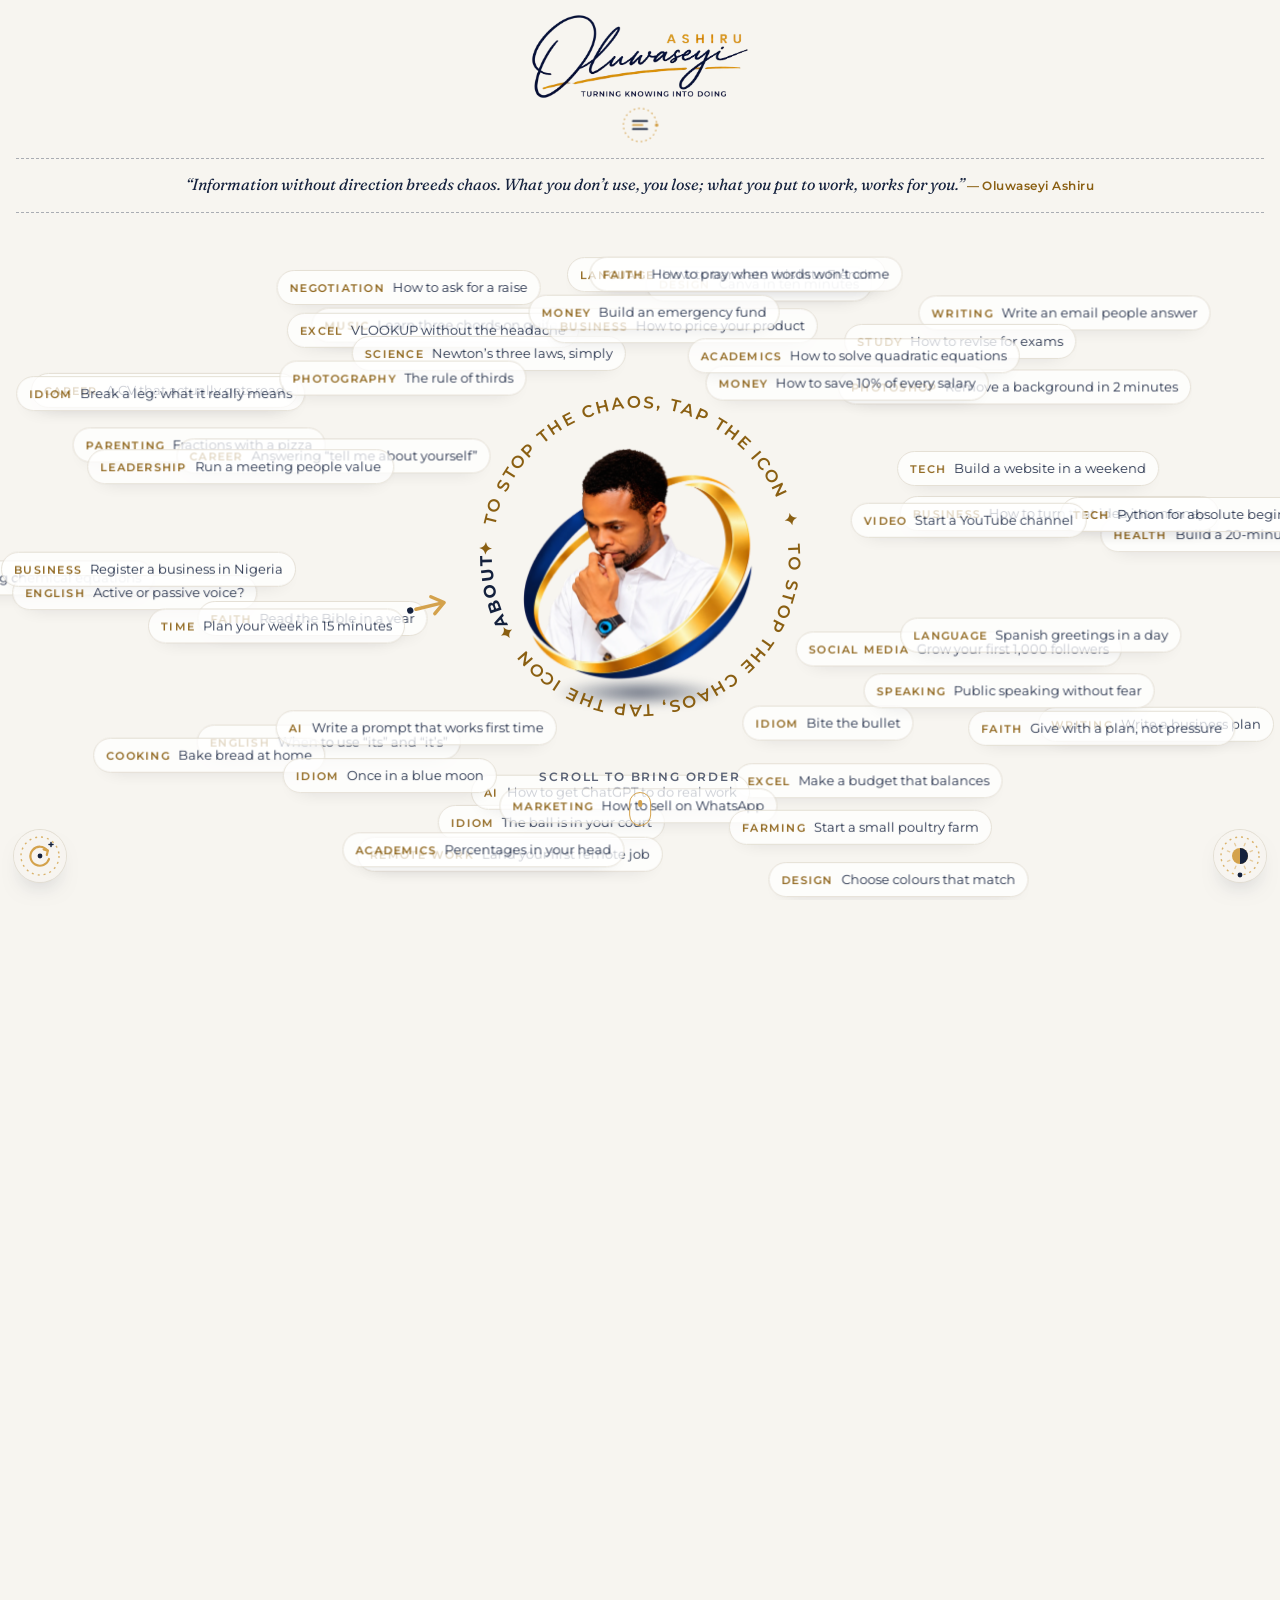
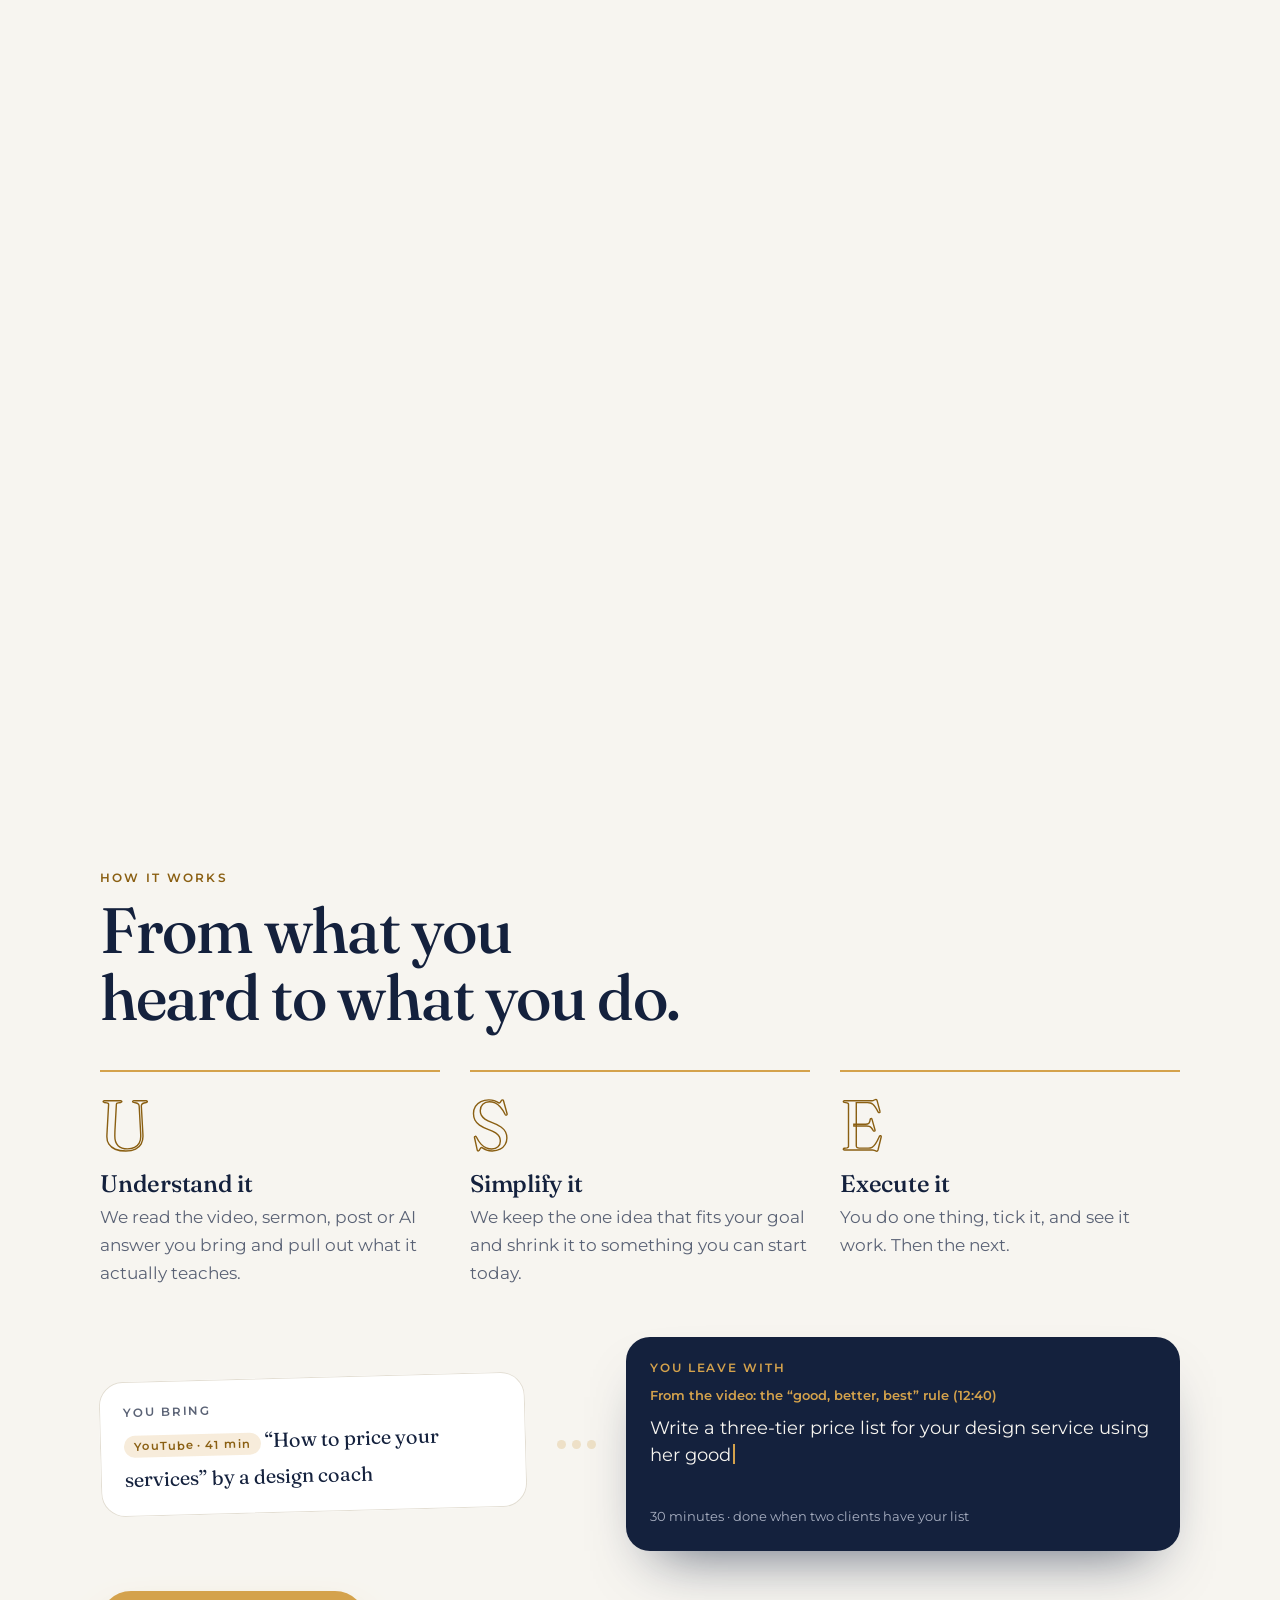
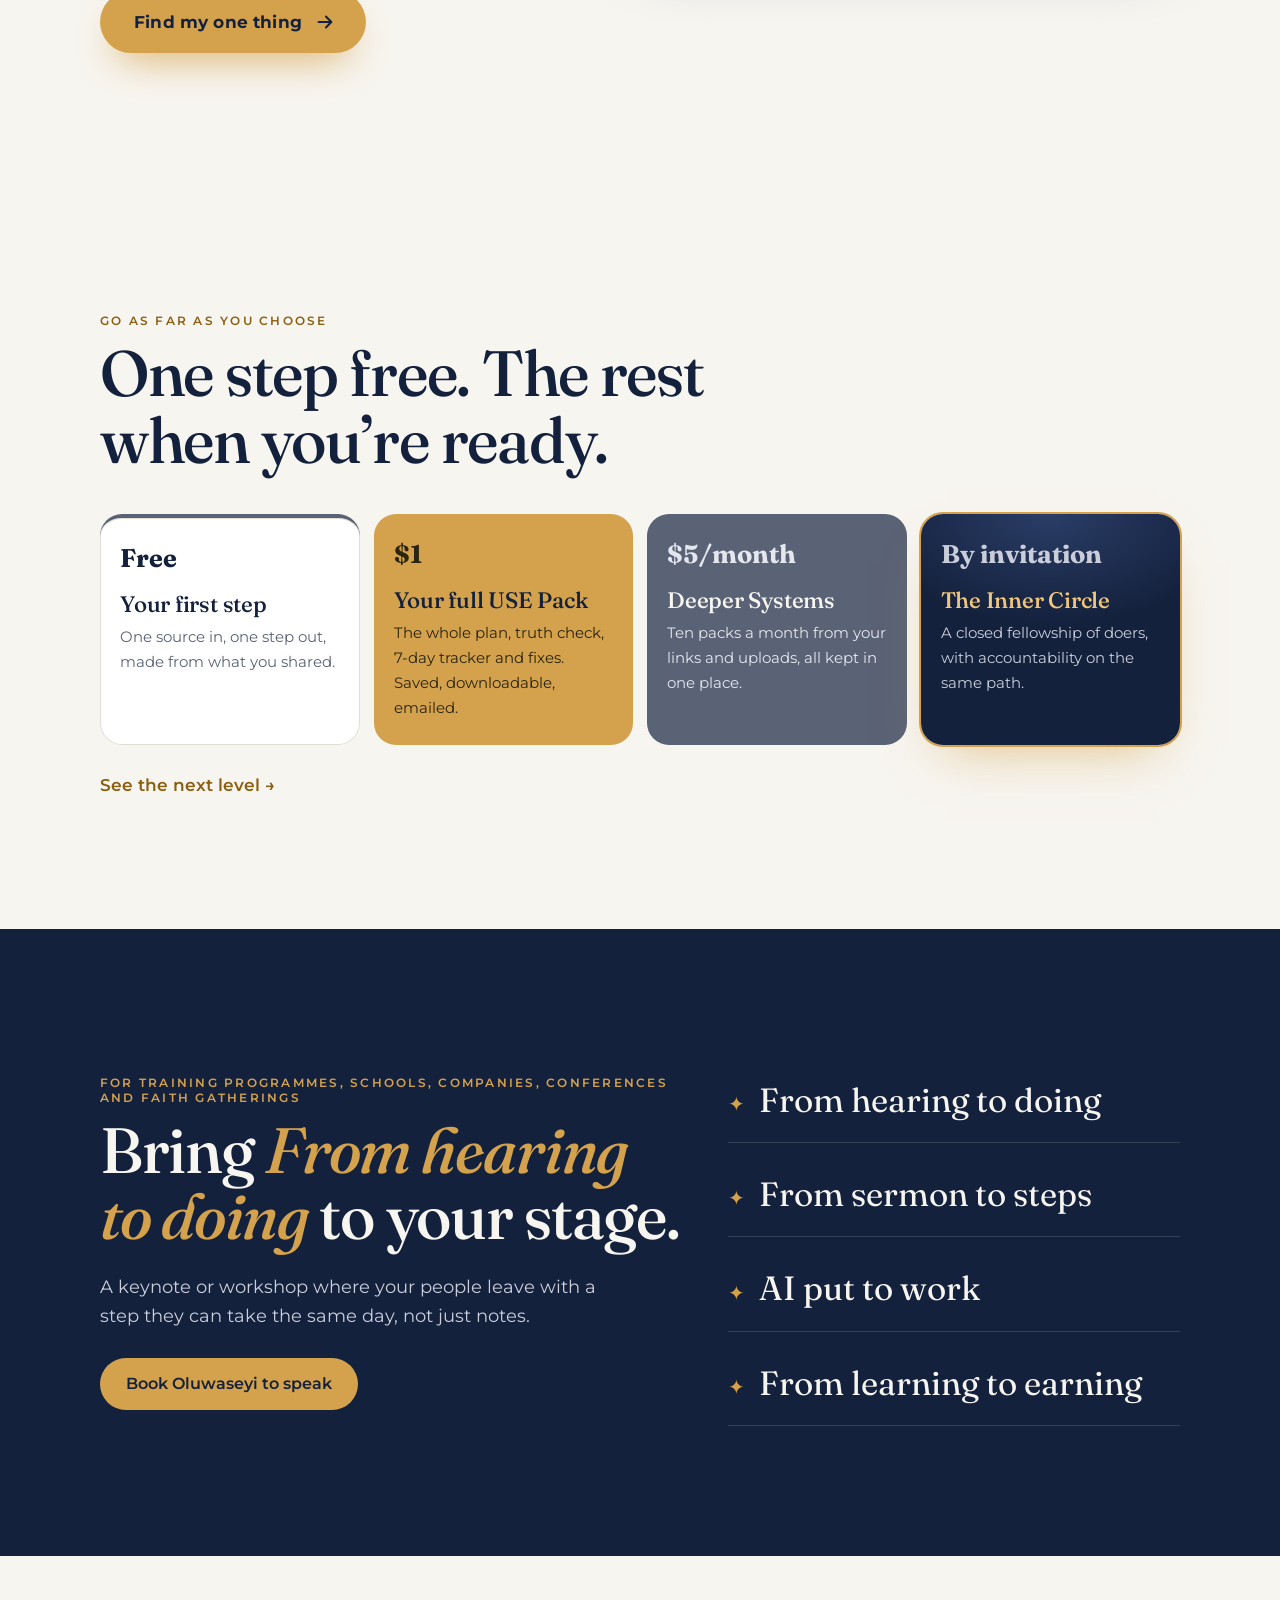
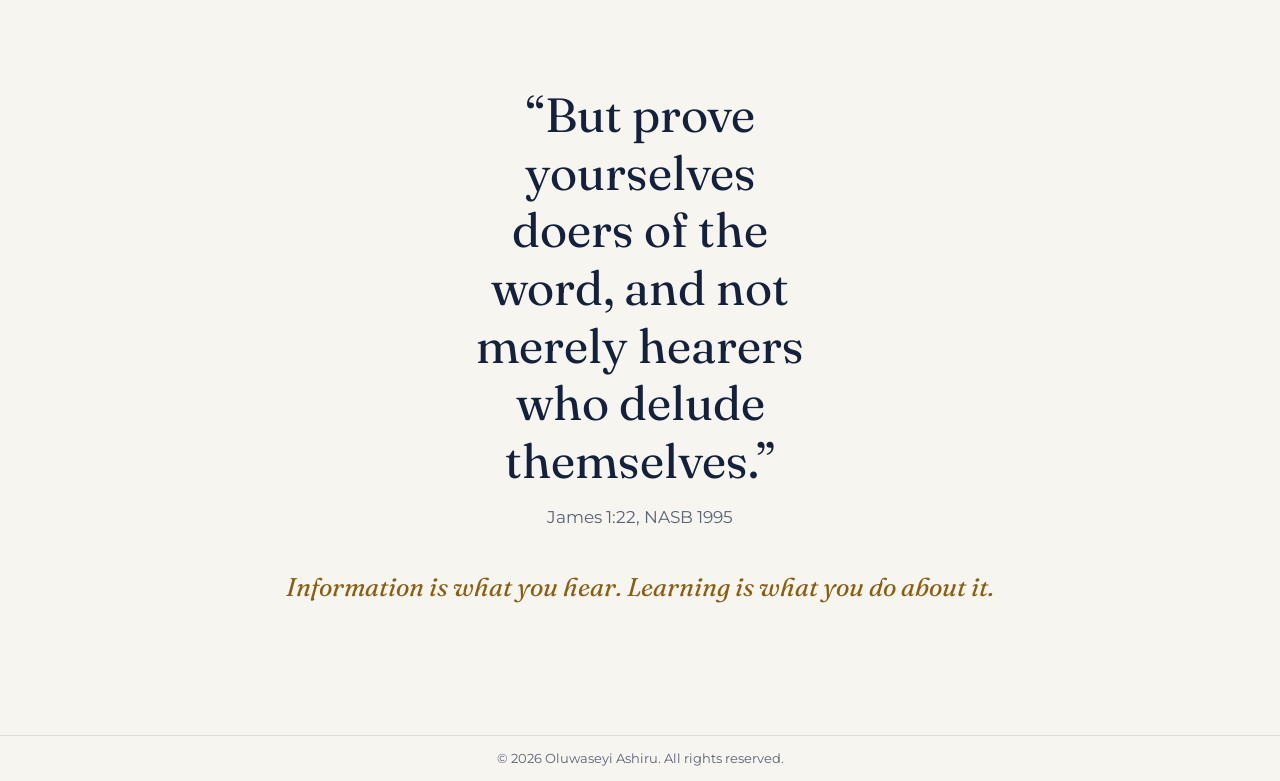
<file: index.html>
<!doctype html>
<html lang="en">
<head>
<meta charset="utf-8">
<!-- Google Tag Manager -->
<script>(function(w,d,s,l,i){w[l]=w[l]||[];w[l].push({'gtm.start':new Date().getTime(),event:'gtm.js'});var f=d.getElementsByTagName(s)[0],j=d.createElement(s),dl=l!='dataLayer'?'&l='+l:'';j.async=true;j.src='https://www.googletagmanager.com/gtm.js?id='+i+dl;f.parentNode.insertBefore(j,f);})(window,document,'script','dataLayer','GTM-KQGC68Z4');
window.gtag=window.gtag||function(){dataLayer.push(arguments);};</script>
<!-- End Google Tag Manager -->
<!-- Meta Pixel -->
<script>!function(f,b,e,v,n,t,s){if(f.fbq)return;n=f.fbq=function(){n.callMethod?n.callMethod.apply(n,arguments):n.queue.push(arguments)};if(!f._fbq)f._fbq=n;n.push=n;n.loaded=!0;n.version='2.0';n.queue=[];t=b.createElement(e);t.async=!0;t.src=v;s=b.getElementsByTagName(e)[0];s.parentNode.insertBefore(t,s)}(window,document,'script','https://connect.facebook.net/en_US/fbevents.js');
fbq('init','1614499843810747');fbq('track','PageView');</script>
<!-- End Meta Pixel -->
<meta name="viewport" content="width=device-width, initial-scale=1, viewport-fit=cover">
<title>Oluwaseyi Ashiru — Turning Knowing into Doing</title>
<meta name="claude:viewport-fit-sides" content="cover">
<meta name="description" content="Information is what you hear. Learning is what you do about it. Oluwaseyi Ashiru, Applied Learning Designer.">
<meta name="facebook-domain-verification" content="l67nkuxhmtu7565hejf5duv946r8m6">
<link rel="canonical" href="https://oluwaseyiashiru.com/">
<meta name="robots" content="index, follow, max-image-preview:large">
<meta name="author" content="Oluwaseyi Ashiru">
<meta property="og:type" content="website">
<meta property="og:site_name" content="Oluwaseyi Ashiru">
<meta property="og:locale" content="en_GB">
<meta property="og:url" content="https://oluwaseyiashiru.com/">
<meta property="og:title" content="Oluwaseyi Ashiru — Turning Knowing into Doing">
<meta property="og:description" content="Information is what you hear. Learning is what you do about it. Oluwaseyi Ashiru, Applied Learning Designer.">
<meta property="og:image" content="https://oluwaseyiashiru.com/assets/img/og-image.jpg?v=20261128a">
<meta property="og:image:width" content="1200">
<meta property="og:image:height" content="630">
<meta property="og:image:alt" content="Oluwaseyi Ashiru — Turning Knowing into Doing">
<meta name="twitter:card" content="summary_large_image">
<meta name="twitter:title" content="Oluwaseyi Ashiru — Turning Knowing into Doing">
<meta name="twitter:description" content="Information is what you hear. Learning is what you do about it. Oluwaseyi Ashiru, Applied Learning Designer.">
<meta name="twitter:image" content="https://oluwaseyiashiru.com/assets/img/og-image.jpg?v=20261128a">
<script type="application/ld+json">
{"@context":"https://schema.org","@graph":[
 {"@type":"WebSite","@id":"https://oluwaseyiashiru.com/#website","url":"https://oluwaseyiashiru.com/","name":"Oluwaseyi Ashiru","description":"Turning Knowing into Doing","publisher":{"@id":"https://oluwaseyiashiru.com/#person"},"inLanguage":"en"},
 {"@type":"Person","@id":"https://oluwaseyiashiru.com/#person","name":"Oluwaseyi Ashiru","url":"https://oluwaseyiashiru.com/","image":"https://oluwaseyiashiru.com/assets/img/portrait.webp","jobTitle":"Applied Learning Designer, Full Stack Web Developer and Lead Facilitator","worksFor":{"@type":"Organization","name":"Everything Remote Job","url":"https://everythingremotejob.com/"},"slogan":"Turning Knowing into Doing","email":"mailto:info@oluwaseyiashiru.com","knowsAbout":["Knowledge application","Personal productivity","Execution","Learning to action","Public speaking","Workshops"]}
]}
</script>
<meta name="theme-color" content="#14213D">
<meta name="apple-mobile-web-app-capable" content="yes">
<meta name="mobile-web-app-capable" content="yes">
<meta name="apple-mobile-web-app-title" content="Oluwaseyi Ashiru">
<link rel="icon" type="image/png" sizes="32x32" href="assets/img/favicon-32.png?v=2">
<link rel="apple-touch-icon" href="assets/img/apple-touch-icon.png?v=3">
<link rel="manifest" href="app-start.webmanifest?v=2">
<script>(function(){var d=document.documentElement,m;try{m=localStorage.getItem('oa-theme');}catch(e){}if(m!=='dark'&&m!=='light'){d.classList.add('is-auto');m=matchMedia('(prefers-color-scheme: dark)').matches?'dark':'light';}d.setAttribute('data-theme',m);if(m==='dark')d.classList.add('is-dark');})();</script>
<link rel="preconnect" href="https://fonts.googleapis.com">
<link rel="preconnect" href="https://fonts.gstatic.com" crossorigin>
<link href="https://fonts.googleapis.com/css2?family=Fraunces:opsz,wght@9..144,400;9..144,500;9..144,600&family=Montserrat:wght@400;500;600&display=swap" rel="stylesheet">
<link rel="stylesheet" href="assets/css/site.css?v=20261031a">
<link rel="stylesheet" href="assets/css/home.css?v=20261031a">
<link rel="stylesheet" href="assets/css/home2.css?v=20261128a">
<link rel="preload" as="image" href="assets/img/icon-photo.webp">
<link rel="preload" as="image" href="assets/img/wordmark-day.webp?v=20261128a">
<link rel="preload" as="image" href="assets/img/wordmark-night.webp?v=20261128a">
</head>
<body class="home home-v2">
<!-- Google Tag Manager (noscript) -->
<noscript><iframe src="https://www.googletagmanager.com/ns.html?id=GTM-KQGC68Z4" height="0" width="0" style="display:none;visibility:hidden"></iframe></noscript>
<!-- End Google Tag Manager (noscript) -->
<noscript><img height="1" width="1" style="display:none" alt="" src="https://www.facebook.com/tr?id=1614499843810747&amp;ev=PageView&amp;noscript=1"></noscript>
<div class="act1" id="act1">
<div class="stage" id="stage">
<header class="home-top">
  <a class="wordmark" href="./" aria-label="Oluwaseyi Ashiru, home">
    <img class="wm-day" src="assets/img/wordmark-day.webp?v=20261128a" width="640" height="249" alt="Oluwaseyi Ashiru — Turning Knowing into Doing">
    <img class="wm-night" src="assets/img/wordmark-night.webp?v=20261128a" width="640" height="249" alt="Oluwaseyi Ashiru — Turning Knowing into Doing">
    <span class="wm-pen" aria-hidden="true"></span>
  </a>
  <div class="home-menu"><button class="nav-orb" type="button" aria-expanded="false" aria-controls="site-nav" aria-label="Open navigation"><svg viewBox="0 0 48 48" aria-hidden="true"><circle class="o-ring" cx="24" cy="24" r="21"/><circle class="o-moon" cx="45" cy="24" r="2.2"/><path class="o-l1" d="M15 19h18"/><path class="o-l2" d="M15 24h12"/><path class="o-l3" d="M15 29h18"/></svg></button></div>
  <nav aria-label="Main" id="site-nav" class="nav-sheet">
      <ol class="ns-list">
        <li><a href="./" aria-current="page"><span class="ns-n">01</span><span class="ns-t">Home</span><span class="ns-d">Where the knowledge runs</span></a></li>
        <li class="ns-g"><button type="button" class="ns-gb" aria-expanded="false"><span class="ns-n">02</span><span class="ns-t">Act on it</span><span class="ns-d">Your free first step, and the next level</span><span class="ns-chev" aria-hidden="true"></span></button>
          <ul class="ns-sub"><li><a href="start.html"><span class="ns-st">Start</span><span class="ns-sd">Find your one thing, free</span></a></li><li><a href="commit.html"><span class="ns-st">Next level</span><span class="ns-sd">The $1 commitment, Deeper Systems, Inner Circle</span></a></li></ul></li>
        <li><a href="roast.html"><span class="ns-n">03</span><span class="ns-t">Roast Room</span><span class="ns-d">Get your business idea roasted</span></a></li>
        <li><a href="dothis/"><span class="ns-n">04</span><span class="ns-t">DO THIS</span><span class="ns-d">The live execution experience · free</span></a></li>
        <li class="ns-g"><button type="button" class="ns-gb" aria-expanded="false"><span class="ns-n">05</span><span class="ns-t">Meet Oluwaseyi</span><span class="ns-d">Speaking, his story, and how to reach him</span><span class="ns-chev" aria-hidden="true"></span></button>
          <ul class="ns-sub"><li><a href="speak.html"><span class="ns-st">Speaking</span><span class="ns-sd">Book Oluwaseyi for your event</span></a></li><li><a href="about.html"><span class="ns-st">About and contact</span><span class="ns-sd">His story, the USE method, talk to him</span></a></li></ul></li>
      </ol>
      <p class="ns-quote">“What you put to work, works for you.” <span>— Oluwaseyi Ashiru</span></p>
    </nav>
</header>
<h1 class="visually-hidden">Oluwaseyi Ashiru — Turning Knowing into Doing</h1>
<div class="quote-band">
  <div class="cut cut-top" aria-hidden="true"><span class="cut-line"></span><svg class="scissors" viewBox="0 0 48 24" aria-hidden="true"><g class="blade b1"><circle cx="8" cy="6.5" r="4.4"/><path class="arm" d="M12 8.6L21 12"/><path class="edge" d="M21 12L46.5 11.2Q34 8.4 21 10.1z"/></g><g class="blade b2"><circle cx="8" cy="17.5" r="4.4"/><path class="arm" d="M12 15.4L21 12"/><path class="edge" d="M21 12L46.5 12.8Q34 15.6 21 13.9z"/></g><circle class="pin" cx="21" cy="12" r="1.3"/></svg></div>
  <figure class="home-quote"><blockquote><p id="hq"><span class="q-a">“Information without direction breeds chaos.</span> <span class="q-b">What you don’t use, you lose; what you put to work, works for you.”</span> <cite>— Oluwaseyi Ashiru</cite></p></blockquote></figure>
  <div class="cut cut-bottom" aria-hidden="true"><span class="cut-line"></span><svg class="scissors" viewBox="0 0 48 24" aria-hidden="true"><g class="blade b1"><circle cx="8" cy="6.5" r="4.4"/><path class="arm" d="M12 8.6L21 12"/><path class="edge" d="M21 12L46.5 11.2Q34 8.4 21 10.1z"/></g><g class="blade b2"><circle cx="8" cy="17.5" r="4.4"/><path class="arm" d="M12 15.4L21 12"/><path class="edge" d="M21 12L46.5 12.8Q34 15.6 21 13.9z"/></g><circle class="pin" cx="21" cy="12" r="1.3"/></svg></div>
</div>

<div class="zone" id="zone">
  <div class="field" id="field" aria-hidden="true"></div>
  <a class="core" id="core" href="start.html" aria-label="To stop the chaos, tap the icon: start acting on what you know">
    <span class="core-shadow" aria-hidden="true"></span>
    <span class="core-pulse" aria-hidden="true"></span>
    <span class="core-halo"><img src="assets/img/icon-photo.webp" width="960" height="965" alt=""></span>
  </a>
  <div class="call-ring" id="ring">
    <svg class="core-words" viewBox="0 0 300 300">
      <defs><path id="ring-path" d="M150,150 m-138,0 a138,138 0 1,1 276,0 a138,138 0 1,1 -276,0"/></defs>
      <text id="ring-instr" aria-hidden="true"><textPath href="#ring-path" startOffset="0">✦  To stop the chaos, tap the icon  ✦  To stop the chaos, tap the icon  ✦</textPath></text>
      <g id="about-ptr" class="about-ptr" aria-hidden="true"><g class="ap-bob"><g transform="scale(1.35)"><path class="ap-stem" d="M-26 0H-8"/><path class="ap-head" d="M-14 -6L-6 0L-14 6"/><circle class="ap-dot" cx="-30" cy="0" r="2.2"/></g></g></g>
      <text class="rw-about-text"><textPath href="#ring-path" id="ring-about" startOffset="760" text-anchor="middle"><a href="about.html" class="rw-about"><tspan>About</tspan></a></textPath></text>
    </svg>
  </div>
  <div class="order-card" id="order-card" aria-hidden="true">
    <p class="oc-k">Same knowledge</p>
    <p class="oc-t">Now in order.</p>
    <p class="oc-s">That is what happens to what you bring here: one thing, then the next.</p>
  </div>
</div>

<div class="scroll-cue" id="scroll-cue" aria-hidden="true"><span>Scroll to bring order</span><i></i></div>
</div>
</div>

<main class="home-acts">
  <section class="act act-how" aria-labelledby="how-title">
    <div class="wrap">
      <p class="act-k">How it works</p>
      <h2 id="how-title">From what you heard to what you do.</h2>
      <ol class="use-row">
        <li><span class="ul">U</span><h3>Understand it</h3><p>We read the video, sermon, post or AI answer you bring and pull out what it actually teaches.</p></li>
        <li><span class="ul">S</span><h3>Simplify it</h3><p>We keep the one idea that fits your goal and shrink it to something you can start today.</p></li>
        <li><span class="ul">E</span><h3>Execute it</h3><p>You do one thing, tick it, and see it work. Then the next.</p></li>
      </ol>
      <div class="demo" id="demo">
        <div class="demo-in">
          <p class="demo-l">You bring</p>
          <p class="demo-src"><span class="tagc">YouTube · 41 min</span> “How to price your services” by a design coach</p>
        </div>
        <div class="demo-arrow" aria-hidden="true"><i></i><i></i><i></i></div>
        <div class="demo-out">
          <p class="demo-l">You leave with</p>
          <p class="demo-from">From the video: the “good, better, best” rule (12:40)</p>
          <p class="demo-step" id="demo-step" data-text="Write a three-tier price list for your design service using her good, better, best rule, and send it to two past clients today."></p>
          <p class="demo-meta">30 minutes · done when two clients have your list</p>
        </div>
      </div>
      <a class="btn-alive" href="start.html"><span class="ba-shine" aria-hidden="true"></span><span class="ba-text">Find my one thing</span><svg class="ba-arrow" viewBox="0 0 24 24" aria-hidden="true"><path d="M5 12h13M13 6l6 6-6 6"/></svg></a>
    </div>
  </section>

  <section class="act act-ladder" aria-labelledby="ladder-title">
    <div class="wrap">
      <p class="act-k">Go as far as you choose</p>
      <h2 id="ladder-title">One step free. The rest when you’re ready.</h2>
      <ol class="tiers">
        <li class="tier t1"><p class="t-price">Free</p><h3>Your first step</h3><p>One source in, one step out, made from what you shared.</p></li>
        <li class="tier t2"><p class="t-price">$1</p><h3>Your full USE Pack</h3><p>The whole plan, truth check, 7-day tracker and fixes. Saved, downloadable, emailed.</p></li>
        <li class="tier t3"><p class="t-price">$5/month</p><h3>Deeper Systems</h3><p>Ten packs a month from your links and uploads, all kept in one place.</p></li>
        <li class="tier t4"><p class="t-price">By invitation</p><h3>The Inner Circle</h3><p>A closed fellowship of doers, with accountability on the same path.</p></li>
      </ol>
      <a class="act-link" href="commit.html">See the next level →</a>
    </div>
  </section>

  <section class="act act-speak" aria-labelledby="speak-title">
    <div class="wrap speak-grid">
      <div>
        <p class="act-k">For training programmes, schools, companies, conferences and faith gatherings</p>
        <h2 id="speak-title">Bring <em>From hearing to doing</em> to your stage.</h2>
        <p class="act-p">A keynote or workshop where your people leave with a step they can take the same day, not just notes.</p>
        <a class="btn btn-gold" href="speak.html">Book Oluwaseyi to speak</a>
      </div>
      <ul class="speak-topics">
        <li>From hearing to doing</li><li>From sermon to steps</li><li>AI put to work</li><li>From learning to earning</li>
      </ul>
    </div>
  </section>

  <section class="act act-close">
    <div class="wrap">
      <blockquote><p>“But prove yourselves doers of the word, and not merely hearers who delude themselves.”</p><cite>James 1:22, NASB 1995</cite></blockquote>
      <p class="close-sign">Information is what you hear. Learning is what you do about it.</p>
    </div>
  </section>
</main>
<footer class="home-foot v2">
  <span>© <span id="year">2026</span> Oluwaseyi Ashiru. All rights reserved.</span>
</footer>

<script src="assets/js/config.js?v=20261128b"></script>
<script src="assets/js/track.js?v=20261101b"></script>
<script src="assets/js/core.js?v=20261031a"></script>
<script src="assets/js/home.js?v=20261031a"></script>
<script src="assets/js/home2.js?v=20261031a"></script>
</body>
</html>
</file>
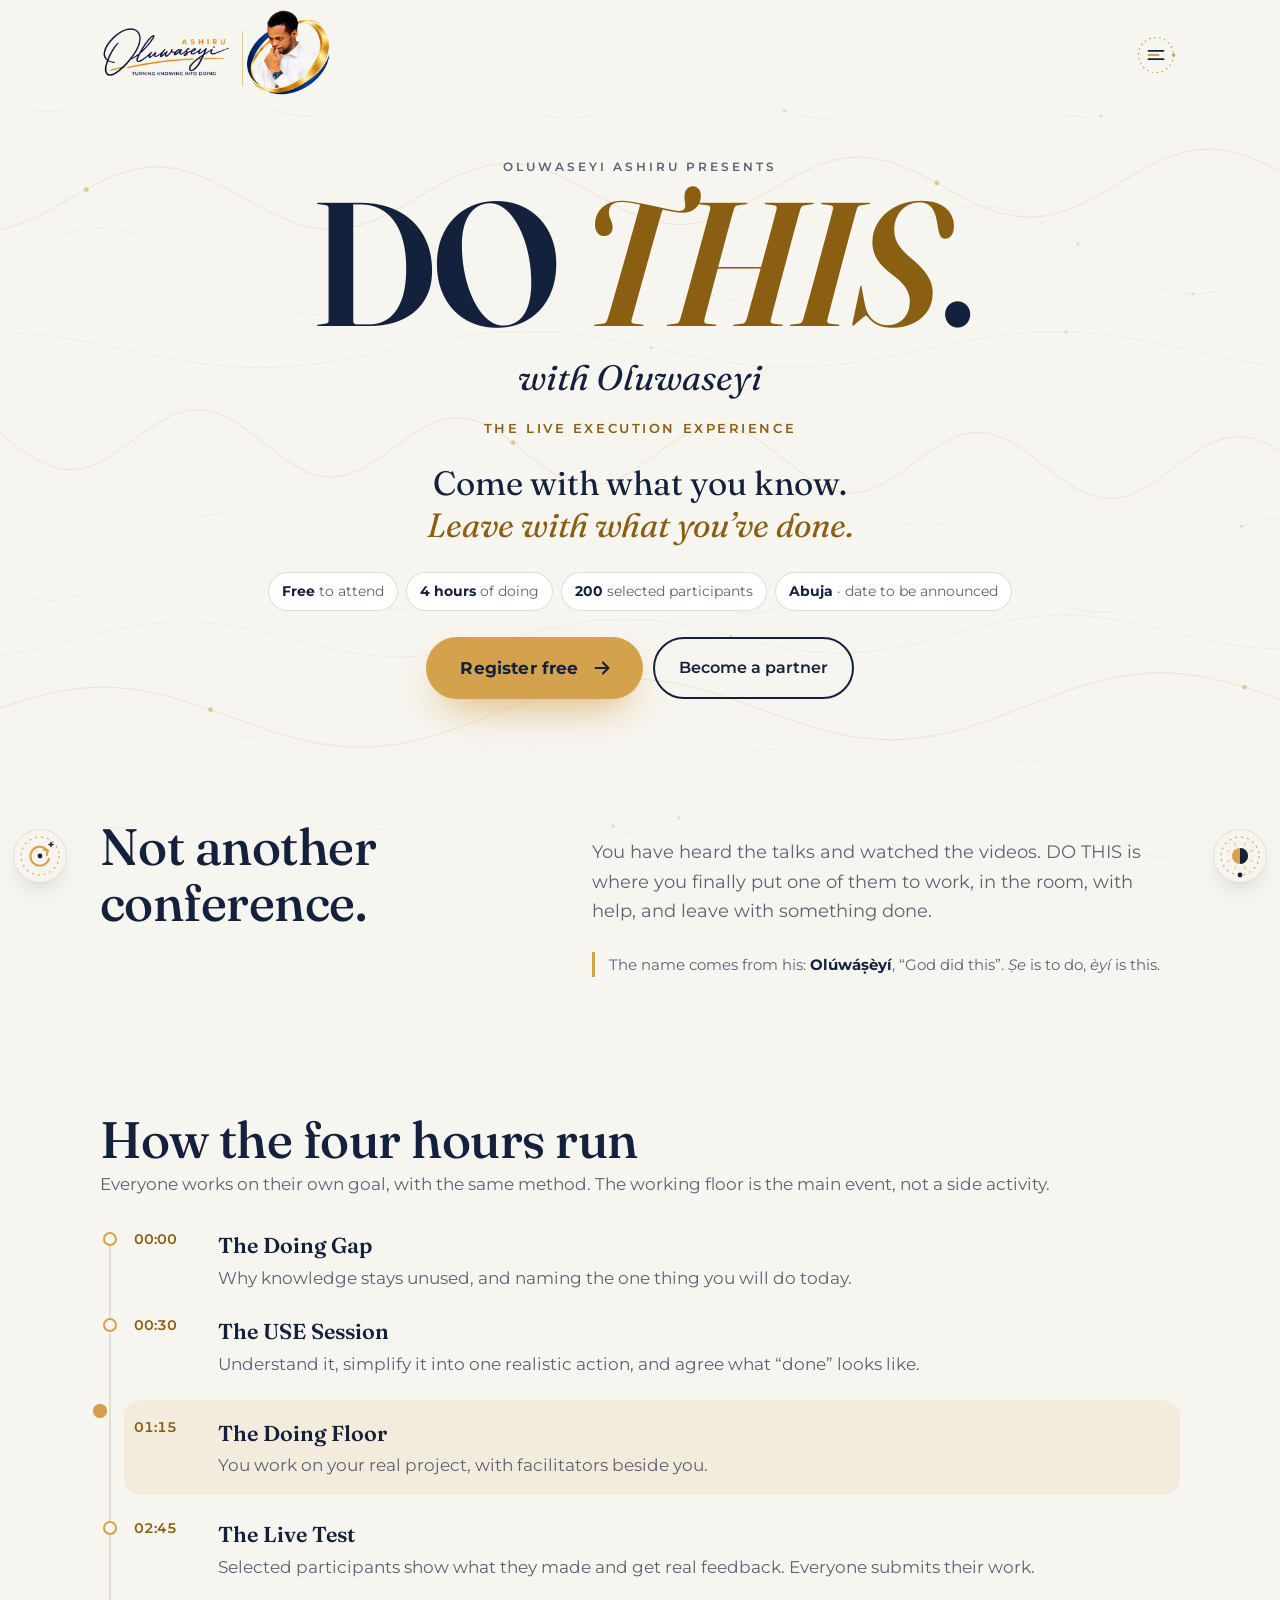
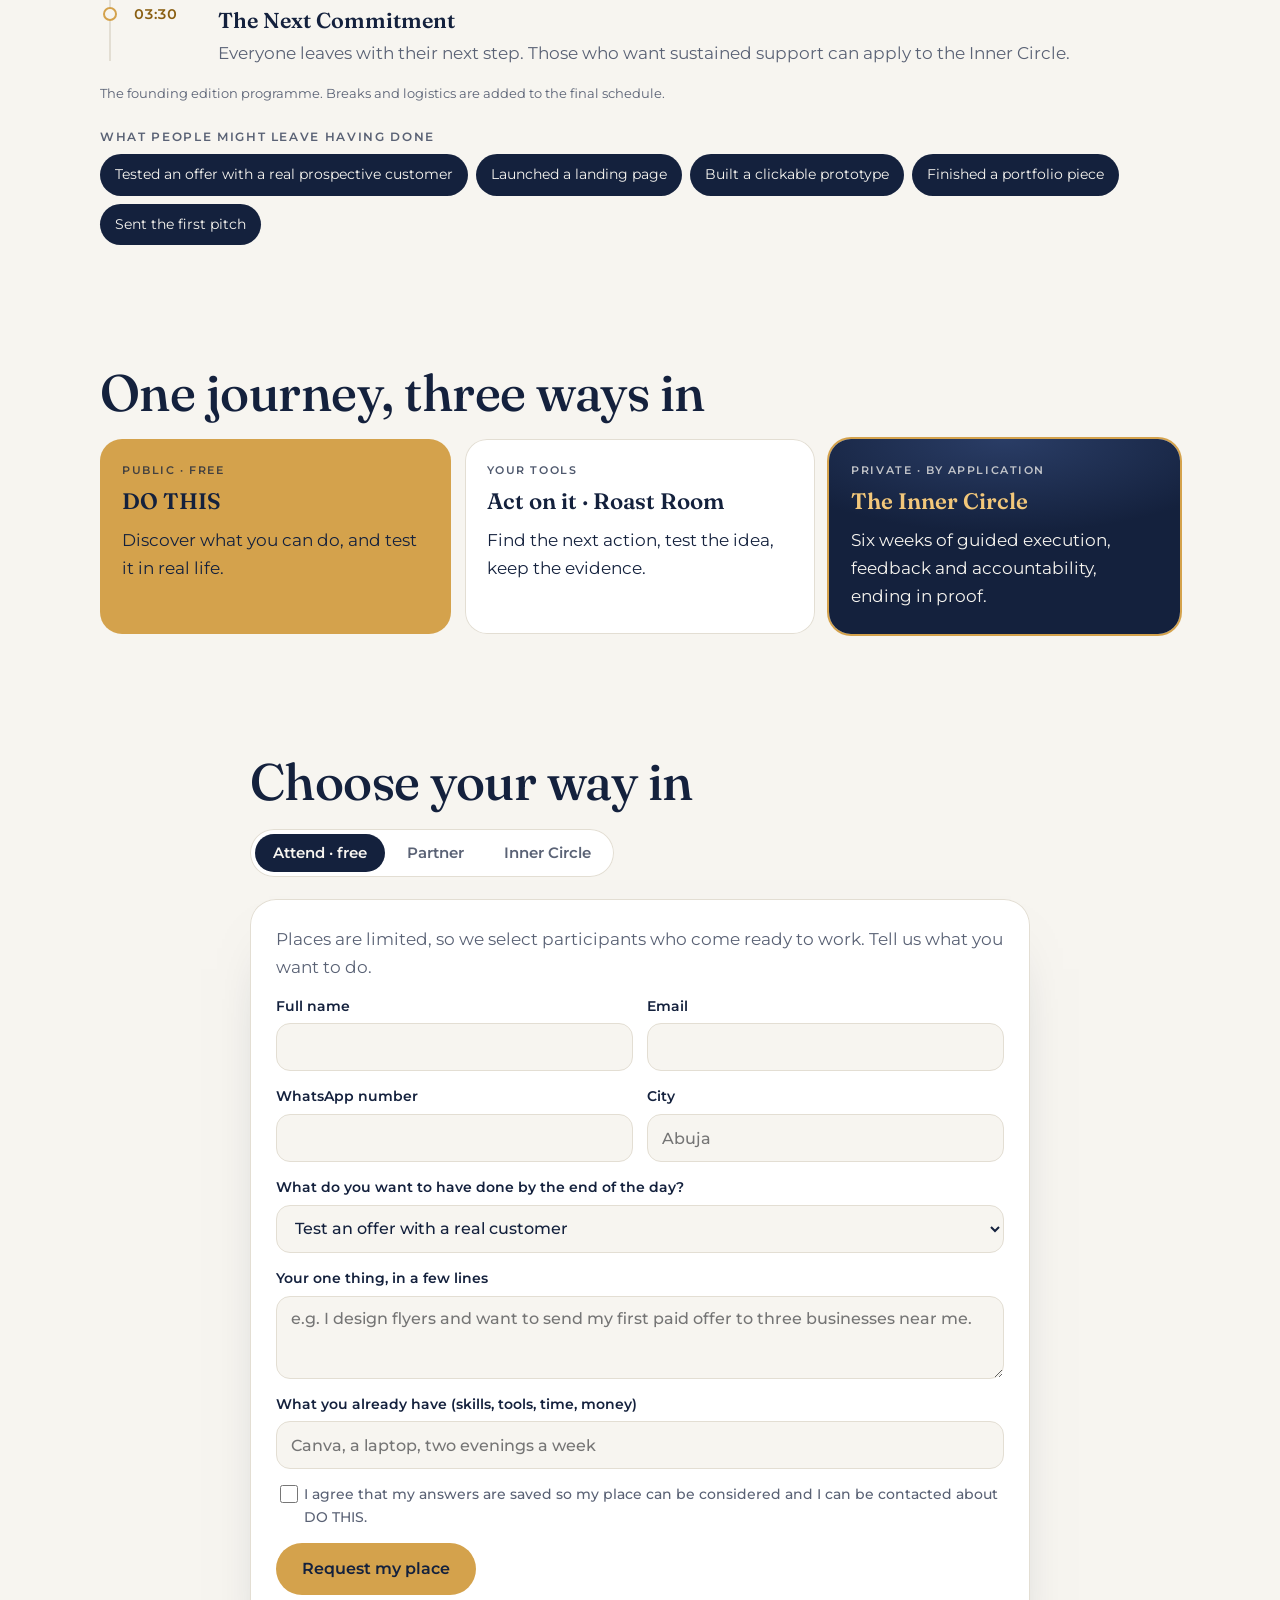
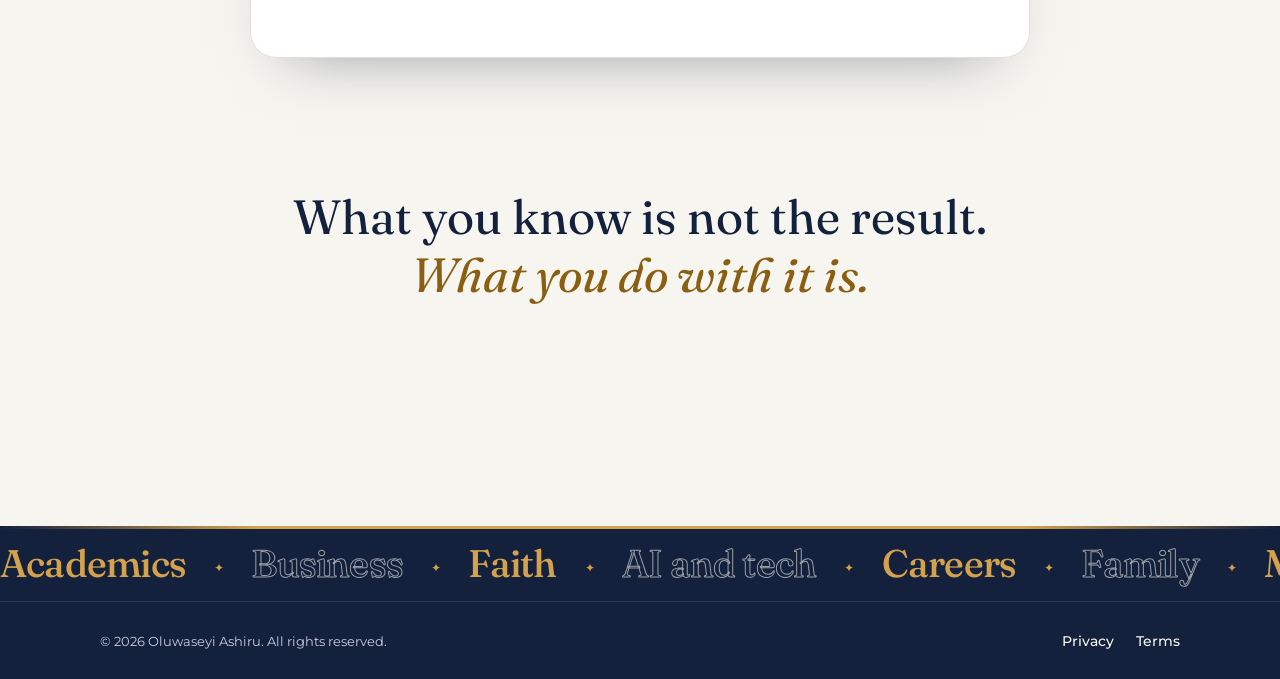
<file: dothis/index.html>
<!doctype html>
<html lang="en">
<head>
<meta charset="utf-8">
<!-- Google Tag Manager -->
<script>(function(w,d,s,l,i){w[l]=w[l]||[];w[l].push({'gtm.start':new Date().getTime(),event:'gtm.js'});var f=d.getElementsByTagName(s)[0],j=d.createElement(s),dl=l!='dataLayer'?'&l='+l:'';j.async=true;j.src='https://www.googletagmanager.com/gtm.js?id='+i+dl;f.parentNode.insertBefore(j,f);})(window,document,'script','dataLayer','GTM-KQGC68Z4');
window.gtag=window.gtag||function(){dataLayer.push(arguments);};</script>
<!-- End Google Tag Manager -->
<!-- Meta Pixel -->
<script>!function(f,b,e,v,n,t,s){if(f.fbq)return;n=f.fbq=function(){n.callMethod?n.callMethod.apply(n,arguments):n.queue.push(arguments)};if(!f._fbq)f._fbq=n;n.push=n;n.loaded=!0;n.version='2.0';n.queue=[];t=b.createElement(e);t.async=!0;t.src=v;s=b.getElementsByTagName(e)[0];s.parentNode.insertBefore(t,s)}(window,document,'script','https://connect.facebook.net/en_US/fbevents.js');
fbq('init','1614499843810747');fbq('track','PageView');</script>
<!-- End Meta Pixel -->
<meta name="viewport" content="width=device-width, initial-scale=1, viewport-fit=cover">
<title>DO THIS with Oluwaseyi</title>
<meta name="claude:viewport-fit-sides" content="cover">
<meta name="description" content="DO THIS with Oluwaseyi: the Live Execution Experience. Come with what you know. Leave with what you’ve done. Free, sponsor-powered.">
<link rel="canonical" href="https://oluwaseyiashiru.com/dothis/">
<meta name="robots" content="index, follow, max-image-preview:large">
<meta name="author" content="Oluwaseyi Ashiru">
<meta property="og:type" content="article">
<meta property="og:site_name" content="Oluwaseyi Ashiru">
<meta property="og:locale" content="en_GB">
<meta property="og:url" content="https://oluwaseyiashiru.com/dothis/">
<meta property="og:title" content="DO THIS with Oluwaseyi — Live Execution Experience">
<meta property="og:description" content="DO THIS with Oluwaseyi: the Live Execution Experience. Come with what you know. Leave with what you’ve done. Free, sponsor-powered.">
<meta property="og:image" content="https://oluwaseyiashiru.com/assets/img/og-image.jpg?v=20261128a">
<meta property="og:image:width" content="1200">
<meta property="og:image:height" content="630">
<meta property="og:image:alt" content="Oluwaseyi Ashiru — Turning Knowing into Doing">
<meta name="twitter:card" content="summary_large_image">
<meta name="twitter:title" content="DO THIS with Oluwaseyi — Live Execution Experience">
<meta name="twitter:description" content="DO THIS with Oluwaseyi: the Live Execution Experience. Come with what you know. Leave with what you’ve done. Free, sponsor-powered.">
<meta name="twitter:image" content="https://oluwaseyiashiru.com/assets/img/og-image.jpg?v=20261128a">
<meta name="theme-color" content="#14213D">
<meta name="apple-mobile-web-app-capable" content="yes">
<meta name="mobile-web-app-capable" content="yes">
<meta name="apple-mobile-web-app-title" content="Oluwaseyi Ashiru">
<link rel="icon" type="image/png" sizes="32x32" href="/assets/img/favicon-32.png?v=2">
<link rel="manifest" href="/app-start.webmanifest?v=2">
<link rel="apple-touch-icon" href="/assets/img/apple-touch-icon.png?v=3">
<script>(function(){var d=document.documentElement,m;try{m=localStorage.getItem('oa-theme');}catch(e){}if(m!=='dark'&&m!=='light'){d.classList.add('is-auto');m=matchMedia('(prefers-color-scheme: dark)').matches?'dark':'light';}d.setAttribute('data-theme',m);if(m==='dark')d.classList.add('is-dark');})();</script>
<link rel="preconnect" href="https://fonts.googleapis.com">
<link rel="preconnect" href="https://fonts.gstatic.com" crossorigin>
<link href="https://fonts.googleapis.com/css2?family=Fraunces:opsz,wght@9..144,400;9..144,500;9..144,600&family=Montserrat:wght@400;500;600&display=swap" rel="stylesheet">
<link rel="stylesheet" href="/assets/css/site.css?v=20261031a">
<link rel="stylesheet" href="/assets/css/commit2.css?v=20261031a">
<link rel="stylesheet" href="/assets/css/speak.css?v=20261031a">
<link rel="stylesheet" href="/assets/css/dothis.css?v=20261031a">
</head>
<body class="inner">
<!-- Google Tag Manager (noscript) -->
<noscript><iframe src="https://www.googletagmanager.com/ns.html?id=GTM-KQGC68Z4" height="0" width="0" style="display:none;visibility:hidden"></iframe></noscript>
<!-- End Google Tag Manager (noscript) -->
<noscript><img height="1" width="1" style="display:none" alt="" src="https://www.facebook.com/tr?id=1614499843810747&amp;ev=PageView&amp;noscript=1"></noscript>
<canvas class="threads" aria-hidden="true"></canvas>

<header class="top">
  <div class="wrap top-row">
    <a class="home-link" href="/" aria-label="Oluwaseyi Ashiru, home"><img class="logo-day" src="/assets/img/logo-photo-full.webp?v=20261128a" width="720" height="280" alt="Oluwaseyi Ashiru — Turning Knowing into Doing"><img class="logo-night" src="/assets/img/logo-night-full.webp?v=20261128a" width="720" height="253" alt="Oluwaseyi Ashiru — Turning Knowing into Doing"></a>
    <div class="top-right">
    <button class="nav-orb" type="button" aria-expanded="false" aria-controls="site-nav" aria-label="Open navigation"><svg viewBox="0 0 48 48" aria-hidden="true"><circle class="o-ring" cx="24" cy="24" r="21"/><circle class="o-moon" cx="45" cy="24" r="2.2"/><path class="o-l1" d="M15 19h18"/><path class="o-l2" d="M15 24h12"/><path class="o-l3" d="M15 29h18"/></svg></button>
    <nav aria-label="Main" id="site-nav" class="nav-sheet">
      <ol class="ns-list">
        <li><a href="/"><span class="ns-n">01</span><span class="ns-t">Home</span><span class="ns-d">Where the knowledge runs</span></a></li>
        <li class="ns-g"><button type="button" class="ns-gb" aria-expanded="false"><span class="ns-n">02</span><span class="ns-t">Act on it</span><span class="ns-d">Your free first step, and the next level</span><span class="ns-chev" aria-hidden="true"></span></button>
          <ul class="ns-sub"><li><a href="/start.html"><span class="ns-st">Start</span><span class="ns-sd">Find your one thing, free</span></a></li><li><a href="/commit.html"><span class="ns-st">Next level</span><span class="ns-sd">The $1 commitment, Deeper Systems, Inner Circle</span></a></li></ul></li>
        <li><a href="/roast.html"><span class="ns-n">03</span><span class="ns-t">Roast Room</span><span class="ns-d">Get your business idea roasted</span></a></li>
        <li><a href="/dothis/" aria-current="page"><span class="ns-n">04</span><span class="ns-t">DO THIS</span><span class="ns-d">The live execution experience · free</span></a></li>
        <li class="ns-g open"><button type="button" class="ns-gb" aria-expanded="true"><span class="ns-n">05</span><span class="ns-t">Meet Oluwaseyi</span><span class="ns-d">Speaking, his story, and how to reach him</span><span class="ns-chev" aria-hidden="true"></span></button>
          <ul class="ns-sub"><li><a href="/speak.html"><span class="ns-st">Speaking</span><span class="ns-sd">Book Oluwaseyi for your event</span></a></li><li><a href="/about.html"><span class="ns-st">About and contact</span><span class="ns-sd">His story, the USE method, talk to him</span></a></li></ul></li>
      </ol>
      <p class="ns-quote">“What you put to work, works for you.” <span>— Oluwaseyi Ashiru</span></p>
    </nav>
    </div>
  </div>
</header>

<main class="inner-main">
  <section class="dt-hero">
    <div class="wrap">
      <p class="dt-presents">Oluwaseyi Ashiru presents</p>
      <h1 class="dt-mark"><span class="dt-do">DO</span> <span class="dt-this">THIS<span class="dt-dot">.</span></span></h1>
      <p class="dt-with">with Oluwaseyi</p>
      <p class="dt-cat">The Live Execution Experience</p>
      <p class="dt-promise">Come with what you know. <em>Leave with what you’ve done.</em></p>
      <div class="dt-facts" aria-label="Founding edition">
        <span><b>Free</b> to attend</span><span><b>4 hours</b> of doing</span><span><b>200</b> selected participants</span><span><b>Abuja</b> · date to be announced</span>
      </div>
      <div class="sp-actions"><a class="btn-alive" href="#join" data-tab="attend"><span class="ba-shine" aria-hidden="true"></span><span class="ba-text">Register free</span><svg class="ba-arrow" viewBox="0 0 24 24" aria-hidden="true"><path d="M5 12h13M13 6l6 6-6 6"/></svg></a><a class="btn btn-line" href="#join" data-tab="partner">Become a partner</a></div>
    </div>
  </section>

  <section class="dt-why">
    <div class="wrap dt-why-grid">
      <h2>Not another conference.</h2>
      <div>
        <p class="sp-lede">You have heard the talks and watched the videos. DO THIS is where you finally put one of them to work, in the room, with help, and leave with something done.</p>
        <p class="dt-name">The name comes from his: <b>Olúwáṣèyí</b>, “God did this”. <em>Ṣe</em> is to do, <em>èyí</em> is this.</p>
      </div>
    </div>
  </section>

  <section class="dt-flow" aria-labelledby="flow-title">
    <div class="wrap">
      <h2 id="flow-title">How the four hours run</h2>
      <p class="sp-hint">Everyone works on their own goal, with the same method. The working floor is the main event, not a side activity.</p>
      <ol class="dt-steps" id="dt-steps">
        <li><span class="dt-t">00:00</span><b>The Doing Gap</b><span>Why knowledge stays unused, and naming the one thing you will do today.</span></li>
        <li><span class="dt-t">00:30</span><b>The USE Session</b><span>Understand it, simplify it into one realistic action, and agree what “done” looks like.</span></li>
        <li class="dt-main"><span class="dt-t">01:15</span><b>The Doing Floor</b><span>You work on your real project, with facilitators beside you.</span></li>
        <li><span class="dt-t">02:45</span><b>The Live Test</b><span>Selected participants show what they made and get real feedback. Everyone submits their work.</span></li>
        <li><span class="dt-t">03:30</span><b>The Next Commitment</b><span>Everyone leaves with their next step. Those who want sustained support can apply to the Inner Circle.</span></li>
      </ol>
      <p class="dt-note">The founding edition programme. Breaks and logistics are added to the final schedule.</p>
      <div class="dt-examples">
        <p class="dt-ex-k">What people might leave having done</p>
        <ul><li>Tested an offer with a real prospective customer</li><li>Launched a landing page</li><li>Built a clickable prototype</li><li>Finished a portfolio piece</li><li>Sent the first pitch</li></ul>
      </div>
    </div>
  </section>

  <section class="dt-path" aria-labelledby="path-title">
    <div class="wrap">
      <h2 id="path-title">One journey, three ways in</h2>
      <ol class="dt-journey">
        <li><p class="dt-j-k">Public · free</p><b>DO THIS</b><span>Discover what you can do, and test it in real life.</span></li>
        <li><p class="dt-j-k">Your tools</p><b>Act on it · Roast Room</b><span>Find the next action, test the idea, keep the evidence.</span></li>
        <li><p class="dt-j-k">Private · by application</p><b>The Inner Circle</b><span>Six weeks of guided execution, feedback and accountability, ending in proof.</span></li>
      </ol>
    </div>
  </section>

  <section class="dt-join" id="join" aria-labelledby="join-title">
    <div class="wrap">
      <h2 id="join-title">Choose your way in</h2>
      <div class="dt-tabs" role="tablist">
        <button role="tab" type="button" class="on" data-pane="attend" aria-selected="true">Attend · free</button>
        <button role="tab" type="button" data-pane="partner" aria-selected="false">Partner</button>
        <button role="tab" type="button" data-pane="circle" aria-selected="false">Inner Circle</button>
      </div>

      <form class="dt-form" id="f-attend" data-type="attend" novalidate>
        <p class="dt-lead">Places are limited, so we select participants who come ready to work. Tell us what you want to do.</p>
        <div class="sp-row"><label>Full name<input name="name" required autocomplete="name"></label><label>Email<input name="email" type="email" required autocomplete="email"></label></div>
        <div class="sp-row"><label>WhatsApp number<input name="phone" type="tel" autocomplete="tel"></label><label>City<input name="city" placeholder="Abuja"></label></div>
        <label>What do you want to have done by the end of the day?<select name="goal"><option>Test an offer with a real customer</option><option>Launch a page or a service</option><option>Build a prototype</option><option>Finish a portfolio piece</option><option>Something else</option></select></label>
        <label>Your one thing, in a few lines<textarea name="thing" rows="3" placeholder="e.g. I design flyers and want to send my first paid offer to three businesses near me."></textarea></label>
        <label>What you already have (skills, tools, time, money)<input name="have" placeholder="Canva, a laptop, two evenings a week"></label>
        <label class="dt-consent"><input type="checkbox" name="consent"> <span>I agree that my answers are saved so my place can be considered and I can be contacted about DO THIS.</span></label>
        <input class="hp" name="website" tabindex="-1" autocomplete="off" aria-hidden="true">
        <button class="btn btn-gold" type="submit">Request my place</button>
        <p class="sp-msg" role="status"></p>
      </form>

      <form class="dt-form" id="f-partner" data-type="partner" novalidate hidden>
        <p class="dt-lead">We are not asking you to sponsor another motivational conference. We are inviting you to support a programme where people take practical action and produce work you can see.</p>
        <ul class="dt-tiers">
          <li><b>Presenting Partner</b><span>Supports the whole event, named with it.</span></li>
          <li><b>Execution Partner</b><span>Funds one working area, such as a prototype station or an offer-testing clinic.</span></li>
          <li><b>Support Partner</b><span>Provides venue, connectivity, refreshments, equipment or services.</span></li>
        </ul>
        <p class="dt-small">Partners receive agreed visibility, a chance to demonstrate, and an impact report. Attendee contacts are shared only with each attendee’s consent.</p>
        <div class="sp-row"><label>Your name<input name="name" required autocomplete="name"></label><label>Organisation<input name="org" required></label></div>
        <div class="sp-row"><label>Email<input name="email" type="email" required autocomplete="email"></label><label>Phone<input name="phone" type="tel" autocomplete="tel"></label></div>
        <label>Partnership interest<select name="tier"><option>Presenting Partner</option><option>Execution Partner</option><option>Support Partner (in kind)</option><option>Not sure yet</option></select></label>
        <label>What would you like to support, or offer?<textarea name="note" rows="3"></textarea></label>
        <input class="hp" name="website" tabindex="-1" autocomplete="off" aria-hidden="true">
        <button class="btn btn-gold" type="submit">Start the conversation</button>
        <p class="sp-msg" role="status"></p>
      </form>

      <form class="dt-form" id="f-circle" data-type="circle" novalidate hidden>
        <p class="dt-lead">A six-week execution cycle for 12 to 15 selected members. You commit to one result, get a deliverable, a check-in and feedback every week, and finish by showing what you actually did.</p>
        <div class="sp-row"><label>Full name<input name="name" required autocomplete="name"></label><label>Email<input name="email" type="email" required autocomplete="email"></label></div>
        <div class="sp-row"><label>WhatsApp number<input name="phone" type="tel" autocomplete="tel"></label><label>Hours you can give each week<select name="hours"><option>2 to 4</option><option>5 to 8</option><option>More than 8</option></select></label></div>
        <label>The one result you will commit to in six weeks<textarea name="result" rows="3" placeholder="e.g. Get my first three paying clients for my bookkeeping service."></textarea></label>
        <label>What has stopped you so far?<input name="block" placeholder="Not knowing where to start, time, confidence…"></label>
        <label>A link to your work, if any (optional)<input name="link" type="url" placeholder="https://"></label>
        <label class="dt-consent"><input type="checkbox" name="consent"> <span>I agree that my answers are saved so my application can be reviewed and I can be contacted.</span></label>
        <input class="hp" name="website" tabindex="-1" autocomplete="off" aria-hidden="true">
        <button class="btn btn-gold" type="submit">Apply for the founding cohort</button>
        <p class="sp-msg" role="status"></p>
      </form>
    </div>
  </section>

  <section class="dt-close">
    <div class="wrap">
      <p class="dt-phil">What you know is not the result.<br><em>What you do with it is.</em></p>
    </div>
  </section>
</main>

<footer class="foot" aria-label="Site footer">
  <div class="marquee m-big" aria-hidden="true"><div class="m-track"><span>Academics</span><span>Business</span><span>Faith</span><span>AI and tech</span><span>Careers</span><span>Family</span><span>Money</span><span>Health</span><span>Creative work</span><span>Skills and trades</span><span>Leadership</span><span>Academics</span><span>Business</span><span>Faith</span><span>AI and tech</span><span>Careers</span><span>Family</span><span>Money</span><span>Health</span><span>Creative work</span><span>Skills and trades</span><span>Leadership</span></div></div>
  <div class="wrap foot-row">
    <p class="foot-small">© <span id="year">2026</span> Oluwaseyi Ashiru. All rights reserved.</p>
    <nav class="foot-links" aria-label="Legal"><a href="/privacy.html">Privacy</a><a href="/terms.html">Terms</a></nav>
  </div>
</footer>

<script src="/assets/js/config.js?v=20261128b"></script>
<script src="/assets/js/track.js?v=20261101b"></script>
<script src="/assets/js/core.js?v=20261031a"></script>
<script src="/assets/js/dothis.js?v=20261101a"></script>
</body>
</html>
</file>
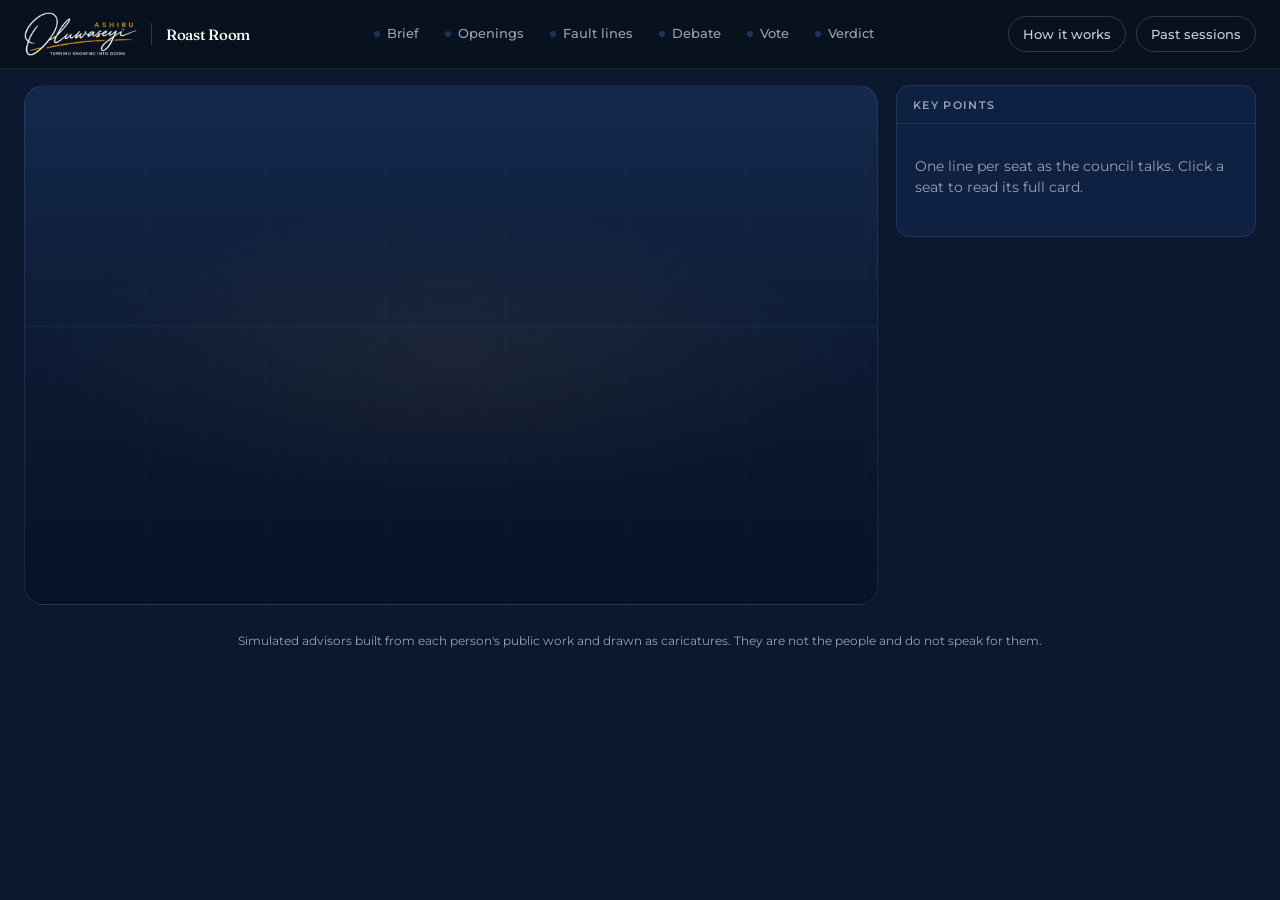
<file: roast-room/index.html>
<!doctype html>
<html lang="en">
<head>
  <meta charset="utf-8">
<!-- Google Tag Manager -->
<script>(function(w,d,s,l,i){w[l]=w[l]||[];w[l].push({'gtm.start':new Date().getTime(),event:'gtm.js'});var f=d.getElementsByTagName(s)[0],j=d.createElement(s),dl=l!='dataLayer'?'&l='+l:'';j.async=true;j.src='https://www.googletagmanager.com/gtm.js?id='+i+dl;f.parentNode.insertBefore(j,f);})(window,document,'script','dataLayer','GTM-KQGC68Z4');
window.gtag=window.gtag||function(){dataLayer.push(arguments);};</script>
<!-- End Google Tag Manager -->
<!-- Meta Pixel -->
<script>!function(f,b,e,v,n,t,s){if(f.fbq)return;n=f.fbq=function(){n.callMethod?n.callMethod.apply(n,arguments):n.queue.push(arguments)};if(!f._fbq)f._fbq=n;n.push=n;n.loaded=!0;n.version='2.0';n.queue=[];t=b.createElement(e);t.async=!0;t.src=v;s=b.getElementsByTagName(e)[0];s.parentNode.insertBefore(t,s)}(window,document,'script','https://connect.facebook.net/en_US/fbevents.js');
fbq('init','1614499843810747');fbq('track','PageView');</script>
<!-- End Meta Pixel -->
  <meta name="viewport" content="width=device-width, initial-scale=1">
  <title>The Roast Room · Oluwaseyi Ashiru</title>
  <meta name="description" content="Got a business idea? A council of AI advisors modelled on famous founders and investors roasts it live and hands you a scored verdict and a PDF.">
  <meta name="theme-color" content="#0c1a33">
  <link rel="icon" href="../assets/img/favicon-32.png?v=2" type="image/png">
  <link rel="preconnect" href="https://fonts.googleapis.com">
  <link rel="preconnect" href="https://fonts.gstatic.com" crossorigin>
  <link href="https://fonts.googleapis.com/css2?family=Fraunces:opsz,wght@9..144,500;9..144,600&family=Montserrat:wght@400;500;600;700&display=swap" rel="stylesheet">
  <link rel="stylesheet" href="styles.css?v=20261031a">
</head>
<body>
<!-- Google Tag Manager (noscript) -->
<noscript><iframe src="https://www.googletagmanager.com/ns.html?id=GTM-KQGC68Z4" height="0" width="0" style="display:none;visibility:hidden"></iframe></noscript>
<!-- End Google Tag Manager (noscript) -->
<noscript><img height="1" width="1" style="display:none" alt="" src="https://www.facebook.com/tr?id=1614499843810747&amp;ev=PageView&amp;noscript=1"></noscript>
  <header class="topbar">
    <div class="brand">
      <a class="brand-home" href="../" aria-label="Oluwaseyi Ashiru, home"><img class="brand-logo" src="brand/oa-wordmark-dark.png?v=20261128a" alt="Oluwaseyi Ashiru — Turning Knowing into Doing"></a>
      <span class="brand-rule" aria-hidden="true"></span>
      <span class="brand-name">Roast Room</span>
    </div>
    <ol class="stepper" id="stepper" aria-label="Council progress">
      <li data-step="setup">Brief</li>
      <li data-step="round1">Openings</li>
      <li data-step="cruxes">Fault lines</li>
      <li data-step="round2">Debate</li>
      <li data-step="round3">Vote</li>
      <li data-step="verdict">Verdict</li>
    </ol>
    <div class="top-actions">
      <span class="usage" id="usage" title="Tokens used by this app since it started"></span>
      <button class="ghost" id="guideBtn" type="button">How it works</button>
      <button class="ghost" id="historyBtn" type="button">Past sessions</button>
      <button class="ghost" id="newBtn" type="button" hidden>New question</button>
    </div>
  </header>

  <div class="topic" id="topic" hidden>
    <div class="topic-main">
      <div class="label">On the table</div>
      <h1 id="topicTitle"></h1>
    </div>
    <div class="options" id="options"></div>
  </div>

  <main class="layout">
    <section class="stage-wrap" aria-label="The council table">
      <div class="stage" id="stage">
        <div class="wall" aria-hidden="true"></div>
        <div class="spot" id="spot" aria-hidden="true"></div>
        <div id="seats"></div>
        <div class="table" id="table" aria-hidden="true"><img class="etch" src="brand/oa-icon.png" alt=""></div>
        <div id="plates"></div>
        <svg class="links" id="links" aria-hidden="true"></svg>

        <div class="center" id="center">
          <div class="waiting" id="waiting" hidden>
            <span class="pulse"><i></i>The room is open</span>
            <h2 data-type>Bring a decision to the Roast Room</h2>
            <p>In Claude Code, type the line below with your decision. The council shows up here and argues it out live.</p>
            <code>/roast-room should I ...</code>
            <div class="row"><button class="ghost" type="button" id="waitGuide">What to put in your question</button><button class="ghost" type="button" id="waitHistory">Watch a past council</button></div>
          </div>

          <form class="composer" id="composer" hidden>
            <h2 data-type>What decision do you need help with?</h2>
            <textarea id="prompt" rows="3" placeholder="Give them the decision, your options, a few numbers (revenue, cash, team), and which way you're leaning." required minlength="10"></textarea>
            <div class="samples" id="samples"></div>
            <div class="composer-row">
              <div class="mode" role="radiogroup" aria-label="Council size">
                <label><input type="radio" name="mode" value="full" checked><span>Full council <small>7 seats, 3 rounds</small></span></label>
                <label><input type="radio" name="mode" value="quick"><span>Quick <small>4 seats, 2 rounds</small></span></label>
              </div>
              <button class="convene" type="submit" id="convene">Convene the council</button>
            </div>
          </form>

          <div class="caption" id="caption" hidden>
            <div class="cap-head">
              <span class="cap-av" id="capAv"></span>
              <span class="cap-who" id="capWho"></span>
              <span class="cap-tag" id="capTag"></span>
            </div>
            <p class="cap-text" id="capText"></p>
            <div class="cap-sub" id="capSub"></div>
          </div>

          <div class="waitcard" id="waitcard" hidden aria-live="polite">
            <div class="wc-top"><span class="wc-step" id="wcStep"></span><span class="wc-time" id="wcTime"></span></div>
            <p class="wc-head" id="wcHead"></p>
            <p class="wc-sub" id="wcSub"></p>
            <p class="wc-muse" id="wcMuse"></p>
            <div class="wc-bar"><i id="wcBar"></i></div>
            <p class="wc-nudge" id="wcNudge" hidden>Nothing new for a while? Check Claude Code. It may be waiting for you to answer or approve something.</p>
          </div>

          <div class="cruxes" id="cruxes" hidden></div>
          <div class="plate" id="plate" hidden></div>
        </div>

        <div class="playbar" id="playbar" hidden>
          <span class="queue" id="queueInfo"></span>
          <div class="speed" role="radiogroup" aria-label="Playback speed">
            <button type="button" data-speed="1" aria-pressed="true">1x</button>
            <button type="button" data-speed="1.6" aria-pressed="false">1.6x</button>
            <button type="button" data-speed="2.5" aria-pressed="false">2.5x</button>
          </div>
          <button type="button" class="skip" id="skipBtn">Skip ahead</button>
        </div>
      </div>
    </section>

    <aside class="panel" aria-label="Key points">
      <div class="panel-head" id="panelHead">Key points</div>
      <div class="tabpanel" id="feed">
        <div class="empty">One line per seat as the council talks. Click a seat to read its full card.</div>
      </div>
    </aside>
  </main>

  <div class="sheet" id="verdictSheet" hidden>
    <div class="sheet-inner" id="verdictBody"></div>
  </div>

  <dialog id="cardDialog" class="card-dialog">
    <div id="cardBody"></div>
    <form method="dialog"><button class="ghost">Close</button></form>
  </dialog>

  <dialog id="guideDialog" class="card-dialog">
    <div id="guideBody"></div>
    <form method="dialog"><button class="ghost">Close</button></form>
  </dialog>

  <dialog id="historyDialog" class="card-dialog">
    <h3>Past sessions</h3>
    <p class="muted">Replay a council exactly as it happened.</p>
    <ul class="history" id="historyList"></ul>
    <form method="dialog"><button class="ghost">Close</button></form>
  </dialog>

  <div class="toast" id="toast" hidden></div>
  <p class="disclaimer">Simulated advisors built from each person's public work and drawn as caricatures. They are not the people and do not speak for them.</p>

  <script src="../assets/js/config.js?v=20261031a"></script>
  <script src="../assets/js/track.js?v=20261101b"></script>
  <script src="app.js?v=20261101b" type="module"></script>
</body>
</html>
</file>
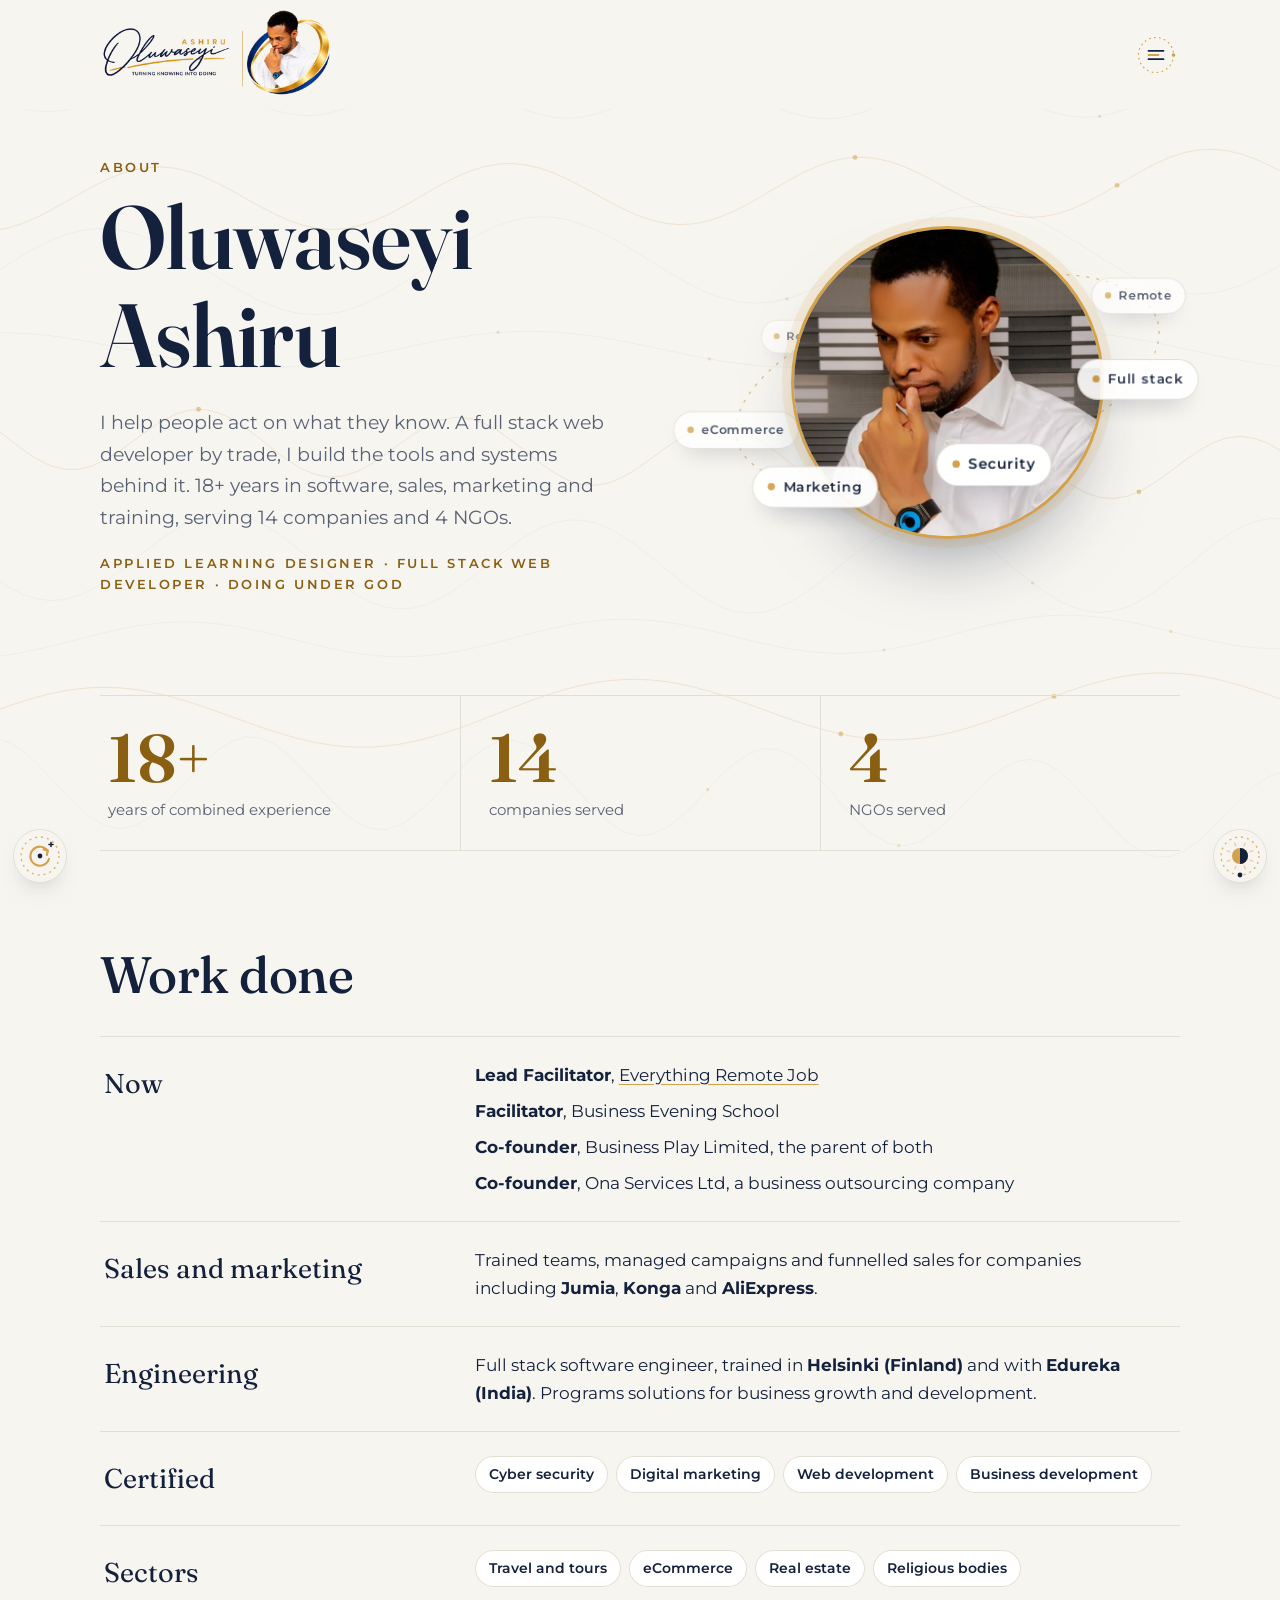
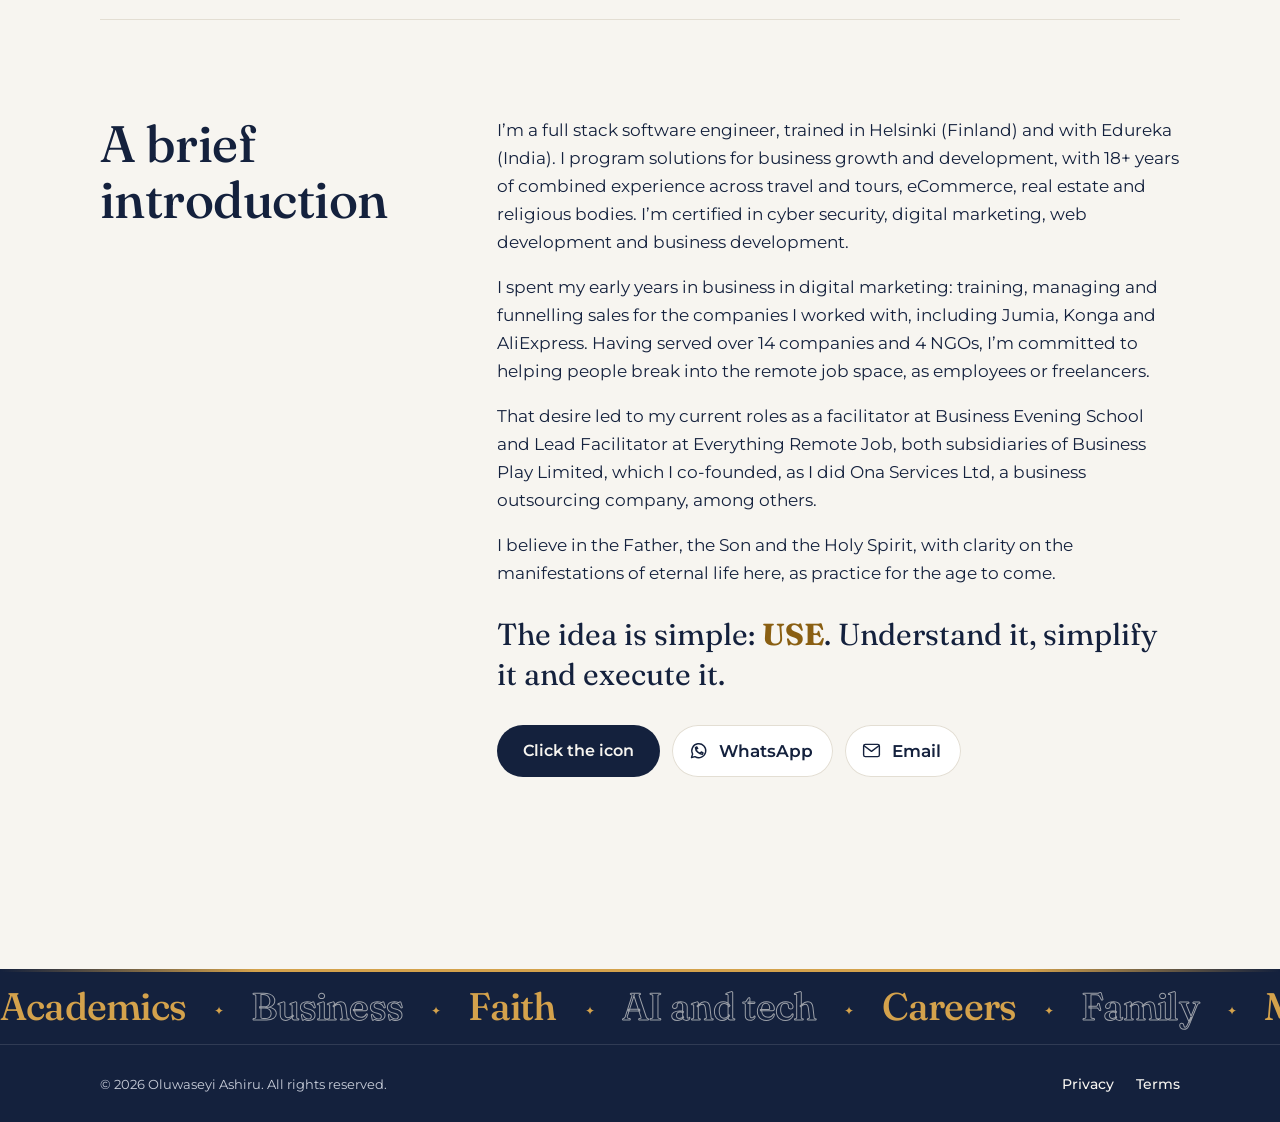
<file: about.html>
<!doctype html>
<html lang="en">
<head>
<meta charset="utf-8">
<!-- Google Tag Manager -->
<script>(function(w,d,s,l,i){w[l]=w[l]||[];w[l].push({'gtm.start':new Date().getTime(),event:'gtm.js'});var f=d.getElementsByTagName(s)[0],j=d.createElement(s),dl=l!='dataLayer'?'&l='+l:'';j.async=true;j.src='https://www.googletagmanager.com/gtm.js?id='+i+dl;f.parentNode.insertBefore(j,f);})(window,document,'script','dataLayer','GTM-KQGC68Z4');
window.gtag=window.gtag||function(){dataLayer.push(arguments);};</script>
<!-- End Google Tag Manager -->
<!-- Meta Pixel -->
<script>!function(f,b,e,v,n,t,s){if(f.fbq)return;n=f.fbq=function(){n.callMethod?n.callMethod.apply(n,arguments):n.queue.push(arguments)};if(!f._fbq)f._fbq=n;n.push=n;n.loaded=!0;n.version='2.0';n.queue=[];t=b.createElement(e);t.async=!0;t.src=v;s=b.getElementsByTagName(e)[0];s.parentNode.insertBefore(t,s)}(window,document,'script','https://connect.facebook.net/en_US/fbevents.js');
fbq('init','1614499843810747');fbq('track','PageView');</script>
<!-- End Meta Pixel -->
<meta name="viewport" content="width=device-width, initial-scale=1, viewport-fit=cover">
<title>About Oluwaseyi Ashiru</title>
<meta name="claude:viewport-fit-sides" content="cover">
<meta name="description" content="Oluwaseyi Ashiru: Applied Learning Designer and full stack web developer, Lead Facilitator at Everything Remote Job and co-founder of Business Play Limited. 18+ years; 14 companies and 4 NGOs served.">
<link rel="canonical" href="https://oluwaseyiashiru.com/about.html">
<meta name="robots" content="index, follow, max-image-preview:large">
<meta name="author" content="Oluwaseyi Ashiru">
<meta property="og:type" content="article">
<meta property="og:site_name" content="Oluwaseyi Ashiru">
<meta property="og:locale" content="en_GB">
<meta property="og:url" content="https://oluwaseyiashiru.com/about.html">
<meta property="og:title" content="About Oluwaseyi Ashiru">
<meta property="og:description" content="Oluwaseyi Ashiru: full stack software engineer, Lead Facilitator at Everything Remote Job and co-founder of Business Play Limited. 18+ years; 14 companies and 4 NGOs served.">
<meta property="og:image" content="https://oluwaseyiashiru.com/assets/img/og-image.jpg?v=20261128a">
<meta property="og:image:width" content="1200">
<meta property="og:image:height" content="630">
<meta property="og:image:alt" content="Oluwaseyi Ashiru — Turning Knowing into Doing">
<meta name="twitter:card" content="summary_large_image">
<meta name="twitter:title" content="About Oluwaseyi Ashiru">
<meta name="twitter:description" content="Oluwaseyi Ashiru: full stack software engineer, Lead Facilitator at Everything Remote Job and co-founder of Business Play Limited. 18+ years; 14 companies and 4 NGOs served.">
<meta name="twitter:image" content="https://oluwaseyiashiru.com/assets/img/og-image.jpg?v=20261128a">
<script type="application/ld+json">
{"@context":"https://schema.org","@type":"ProfilePage","url":"https://oluwaseyiashiru.com/about.html","mainEntity":{"@type":"Person","@id":"https://oluwaseyiashiru.com/#person","name":"Oluwaseyi Ashiru","url":"https://oluwaseyiashiru.com/","image":"https://oluwaseyiashiru.com/assets/img/portrait.webp","jobTitle":"Applied Learning Designer, Full Stack Web Developer and Lead Facilitator","worksFor":[{"@type":"Organization","name":"Everything Remote Job","url":"https://everythingremotejob.com/"},{"@type":"Organization","name":"Business Evening School"}],"founder":[{"@type":"Organization","name":"Business Play Limited"},{"@type":"Organization","name":"Ona Services Ltd"}],"knowsAbout":["Full stack software engineering","Cyber security","Digital marketing","Web development","Business development","Remote work"]}}
</script>
<meta name="theme-color" content="#14213D">
<meta name="apple-mobile-web-app-capable" content="yes">
<meta name="mobile-web-app-capable" content="yes">
<meta name="apple-mobile-web-app-title" content="Oluwaseyi Ashiru">
<link rel="icon" type="image/png" sizes="32x32" href="assets/img/favicon-32.png?v=2">
<link rel="manifest" href="app-start.webmanifest?v=2">
<link rel="apple-touch-icon" href="assets/img/apple-touch-icon.png?v=3">
<script>(function(){var d=document.documentElement,m;try{m=localStorage.getItem('oa-theme');}catch(e){}if(m!=='dark'&&m!=='light'){d.classList.add('is-auto');m=matchMedia('(prefers-color-scheme: dark)').matches?'dark':'light';}d.setAttribute('data-theme',m);if(m==='dark')d.classList.add('is-dark');})();</script>
<link rel="preconnect" href="https://fonts.googleapis.com">
<link rel="preconnect" href="https://fonts.gstatic.com" crossorigin>
<link href="https://fonts.googleapis.com/css2?family=Fraunces:opsz,wght@9..144,400;9..144,500;9..144,600&family=Montserrat:wght@400;500;600&display=swap" rel="stylesheet">
<link rel="stylesheet" href="assets/css/site.css?v=20261031a">
<link rel="stylesheet" href="assets/css/about.css?v=20261101a">
</head>
<body class="inner">
<!-- Google Tag Manager (noscript) -->
<noscript><iframe src="https://www.googletagmanager.com/ns.html?id=GTM-KQGC68Z4" height="0" width="0" style="display:none;visibility:hidden"></iframe></noscript>
<!-- End Google Tag Manager (noscript) -->
<noscript><img height="1" width="1" style="display:none" alt="" src="https://www.facebook.com/tr?id=1614499843810747&amp;ev=PageView&amp;noscript=1"></noscript>
<canvas class="threads" aria-hidden="true"></canvas>

<header class="top">
  <div class="wrap top-row">
    <a class="home-link" href="./" aria-label="Oluwaseyi Ashiru, home"><img class="logo-day" src="assets/img/logo-photo-full.webp?v=20261128a" width="720" height="280" alt="Oluwaseyi Ashiru — Turning Knowing into Doing"><img class="logo-night" src="assets/img/logo-night-full.webp?v=20261128a" width="720" height="253" alt="Oluwaseyi Ashiru — Turning Knowing into Doing"></a>
    <div class="top-right">
    <button class="nav-orb" type="button" aria-expanded="false" aria-controls="site-nav" aria-label="Open navigation"><svg viewBox="0 0 48 48" aria-hidden="true"><circle class="o-ring" cx="24" cy="24" r="21"/><circle class="o-moon" cx="45" cy="24" r="2.2"/><path class="o-l1" d="M15 19h18"/><path class="o-l2" d="M15 24h12"/><path class="o-l3" d="M15 29h18"/></svg></button>
    <nav aria-label="Main" id="site-nav" class="nav-sheet">
      <ol class="ns-list">
        <li><a href="./"><span class="ns-n">01</span><span class="ns-t">Home</span><span class="ns-d">Where the knowledge runs</span></a></li>
        <li class="ns-g"><button type="button" class="ns-gb" aria-expanded="false"><span class="ns-n">02</span><span class="ns-t">Act on it</span><span class="ns-d">Your free first step, and the next level</span><span class="ns-chev" aria-hidden="true"></span></button>
          <ul class="ns-sub"><li><a href="start.html"><span class="ns-st">Start</span><span class="ns-sd">Find your one thing, free</span></a></li><li><a href="commit.html"><span class="ns-st">Next level</span><span class="ns-sd">The $1 commitment, Deeper Systems, Inner Circle</span></a></li></ul></li>
        <li><a href="roast.html"><span class="ns-n">03</span><span class="ns-t">Roast Room</span><span class="ns-d">Get your business idea roasted</span></a></li>
        <li><a href="dothis/"><span class="ns-n">04</span><span class="ns-t">DO THIS</span><span class="ns-d">The live execution experience · free</span></a></li>
        <li class="ns-g open"><button type="button" class="ns-gb" aria-expanded="true"><span class="ns-n">05</span><span class="ns-t">Meet Oluwaseyi</span><span class="ns-d">Speaking, his story, and how to reach him</span><span class="ns-chev" aria-hidden="true"></span></button>
          <ul class="ns-sub"><li><a href="speak.html"><span class="ns-st">Speaking</span><span class="ns-sd">Book Oluwaseyi for your event</span></a></li><li><a href="about.html" aria-current="page"><span class="ns-st">About and contact</span><span class="ns-sd">His story, the USE method, talk to him</span></a></li></ul></li>
      </ol>
      <p class="ns-quote">“What you put to work, works for you.” <span>— Oluwaseyi Ashiru</span></p>
    </nav>
    </div>
  </div>
</header>

<main class="inner-main">
  <section class="a-hero">
    <div class="wrap a-hero-grid">
      <div class="a-hero-copy">
        <p class="a-kick">About</p>
        <h1>Oluwaseyi Ashiru</h1>
        <p class="a-lede">I help people act on what they know. A full stack web developer by trade, I build the tools and systems behind it. 18+ years in software, sales, marketing and training, serving 14 companies and 4 NGOs.</p>
        <p class="a-role">Applied Learning Designer · Full Stack Web Developer · Doing under God</p>
      </div>
      <div class="portrait" id="portrait">
        <svg class="p-lines" id="p-lines" aria-hidden="true"></svg>
        <svg class="p-path" id="p-path" aria-hidden="true"></svg>
        <div class="p-photo"><img src="assets/img/portrait.webp" width="880" height="1232" alt="Oluwaseyi Ashiru in a white shirt, hand to his chin, deep in thought"></div>
        <ul class="p-chips" aria-label="Areas of work">
          <li class="p-chip">Full stack</li>
          <li class="p-chip">Security</li>
          <li class="p-chip">Marketing</li>
          <li class="p-chip">eCommerce</li>
          <li class="p-chip">Real estate</li>
          <li class="p-chip">Travel</li>
          <li class="p-chip">Remote</li>
        </ul>
      </div>
    </div>
  </section>

  <section class="a-stats" aria-label="At a glance">
    <div class="wrap">
      <ul class="stats">
        <li><b>18+</b><span>years of combined experience</span></li>
        <li><b>14</b><span>companies served</span></li>
        <li><b>4</b><span>NGOs served</span></li>
      </ul>
    </div>
  </section>

  <section class="a-work" aria-labelledby="work-title">
    <div class="wrap">
      <h2 id="work-title">Work done</h2>
      <dl class="record">
        <div class="rec"><dt>Now</dt><dd>
          <p><b>Lead Facilitator</b>, <a href="https://everythingremotejob.com/" rel="noopener" target="_blank">Everything Remote Job</a></p>
          <p><b>Facilitator</b>, Business Evening School</p>
          <p><b>Co-founder</b>, Business Play Limited, the parent of both</p>
          <p><b>Co-founder</b>, Ona Services Ltd, a business outsourcing company</p>
        </dd></div>
        <div class="rec"><dt>Sales and marketing</dt><dd>
          <p>Trained teams, managed campaigns and funnelled sales for companies including <b>Jumia</b>, <b>Konga</b> and <b>AliExpress</b>.</p>
        </dd></div>
        <div class="rec"><dt>Engineering</dt><dd>
          <p>Full stack software engineer, trained in <b>Helsinki (Finland)</b> and with <b>Edureka (India)</b>. Programs solutions for business growth and development.</p>
        </dd></div>
        <div class="rec"><dt>Certified</dt><dd>
          <ul class="tags"><li>Cyber security</li><li>Digital marketing</li><li>Web development</li><li>Business development</li></ul>
        </dd></div>
        <div class="rec"><dt>Sectors</dt><dd>
          <ul class="tags"><li>Travel and tours</li><li>eCommerce</li><li>Real estate</li><li>Religious bodies</li></ul>
        </dd></div>
      </dl>
    </div>
  </section>

  <section class="a-brief" aria-labelledby="brief-title">
    <div class="wrap a-brief-grid">
      <h2 id="brief-title">A brief introduction</h2>
      <div class="brief">
        <p>I’m a full stack software engineer, trained in Helsinki (Finland) and with Edureka (India). I program solutions for business growth and development, with 18+ years of combined experience across travel and tours, eCommerce, real estate and religious bodies. I’m certified in cyber security, digital marketing, web development and business development.</p>
        <p>I spent my early years in business in digital marketing: training, managing and funnelling sales for the companies I worked with, including Jumia, Konga and AliExpress. Having served over 14 companies and 4 NGOs, I’m committed to helping people break into the remote job space, as employees or freelancers.</p>
        <p>That desire led to my current roles as a facilitator at Business Evening School and Lead Facilitator at Everything Remote Job, both subsidiaries of Business Play Limited, which I co-founded, as I did Ona Services Ltd, a business outsourcing company, among others.</p>
        <p>I believe in the Father, the Son and the Holy Spirit, with clarity on the manifestations of eternal life here, as practice for the age to come.</p>
        <p class="brief-use">The idea is simple: <b>USE</b>. Understand it, simplify it and execute it.</p>
        <div class="brief-go">
          <a class="btn btn-solid" href="./">Click the icon</a>
          <div class="connect" data-social="labels"></div>
        </div>
      </div>
    </div>
  </section>
</main>

<footer class="foot" aria-label="Site footer">
  <div class="marquee m-big" aria-hidden="true"><div class="m-track"><span>Academics</span><span>Business</span><span>Faith</span><span>AI and tech</span><span>Careers</span><span>Family</span><span>Money</span><span>Health</span><span>Creative work</span><span>Skills and trades</span><span>Leadership</span><span>Academics</span><span>Business</span><span>Faith</span><span>AI and tech</span><span>Careers</span><span>Family</span><span>Money</span><span>Health</span><span>Creative work</span><span>Skills and trades</span><span>Leadership</span></div></div>
  <div class="wrap foot-row">
    <p class="foot-small">© <span id="year">2026</span> Oluwaseyi Ashiru. All rights reserved.</p>
    <nav class="foot-links" aria-label="Legal"><a href="privacy.html">Privacy</a><a href="terms.html">Terms</a></nav>
  </div>
</footer>

<script src="assets/js/config.js?v=20261128b"></script>
<script src="assets/js/track.js?v=20261101b"></script>
<script src="assets/js/core.js?v=20261031a"></script>
<script src="assets/js/about.js?v=20261101a"></script>
</body>
</html>
</file>
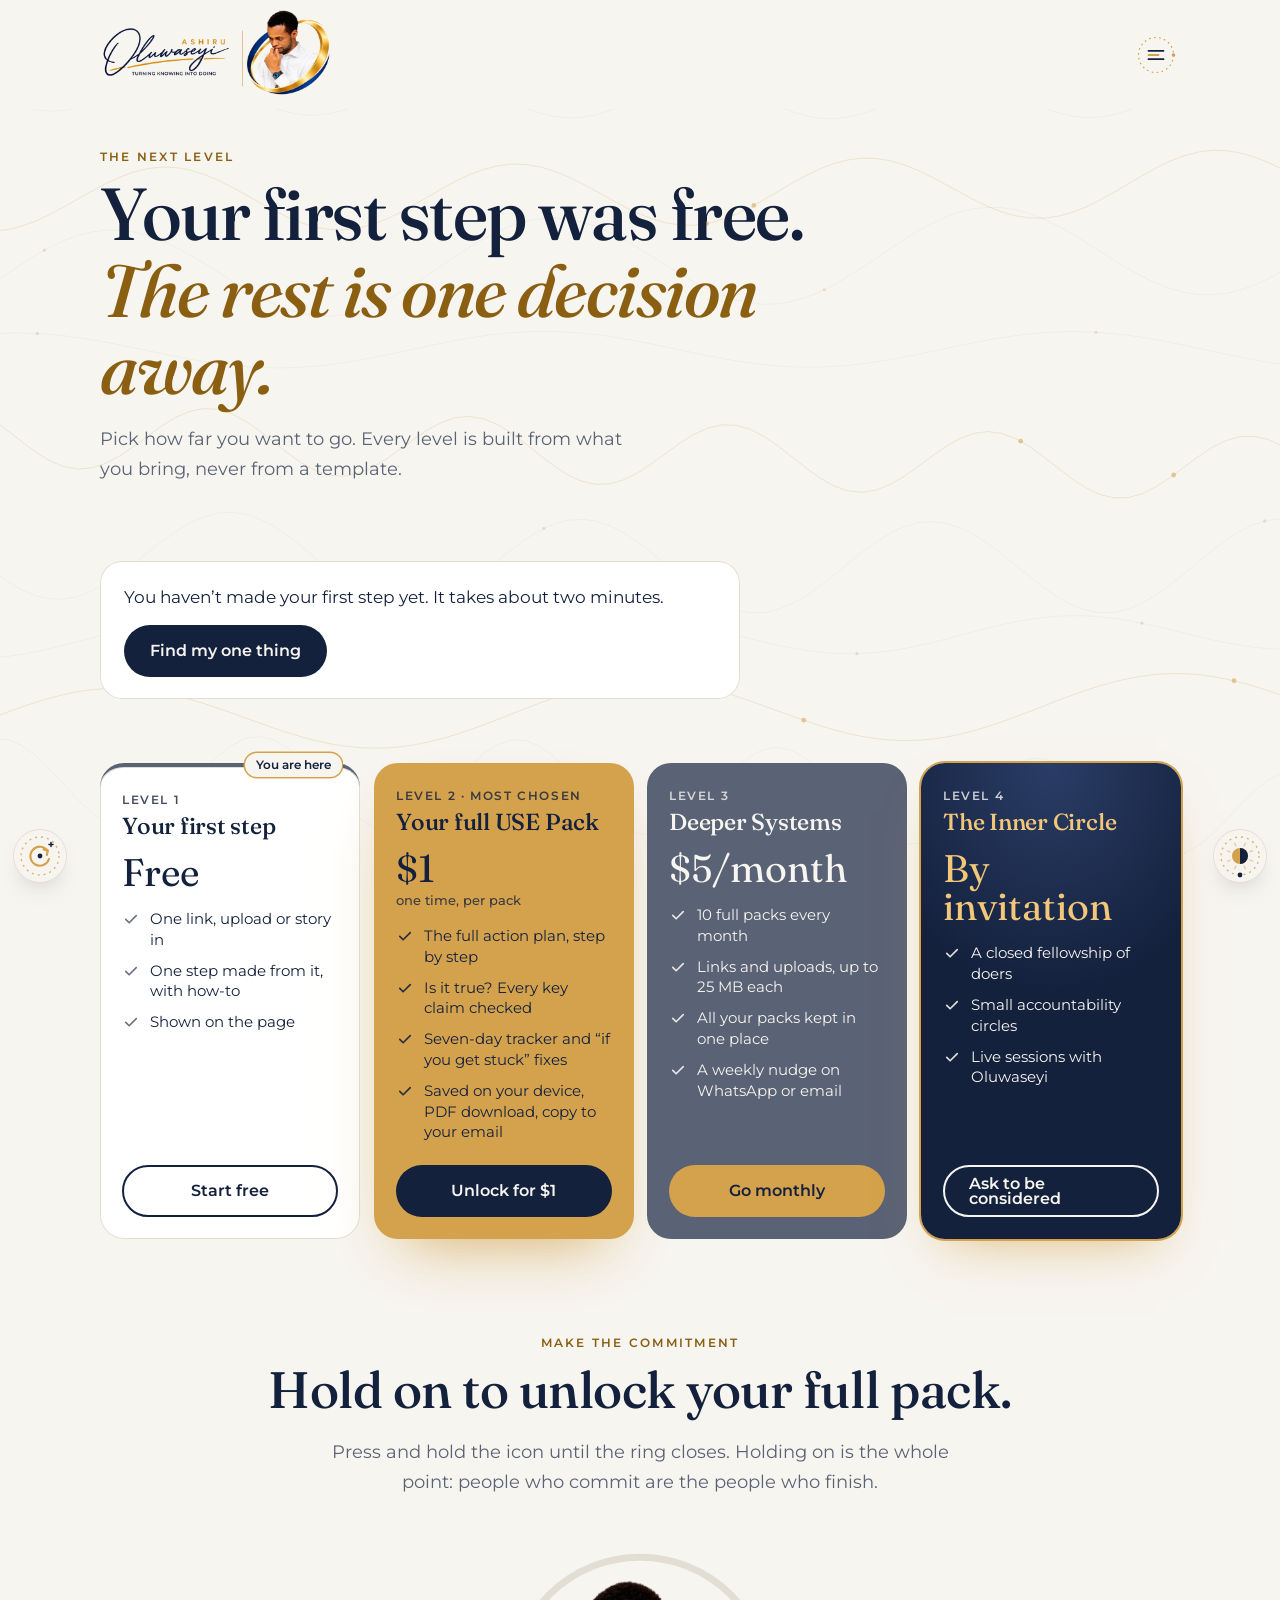
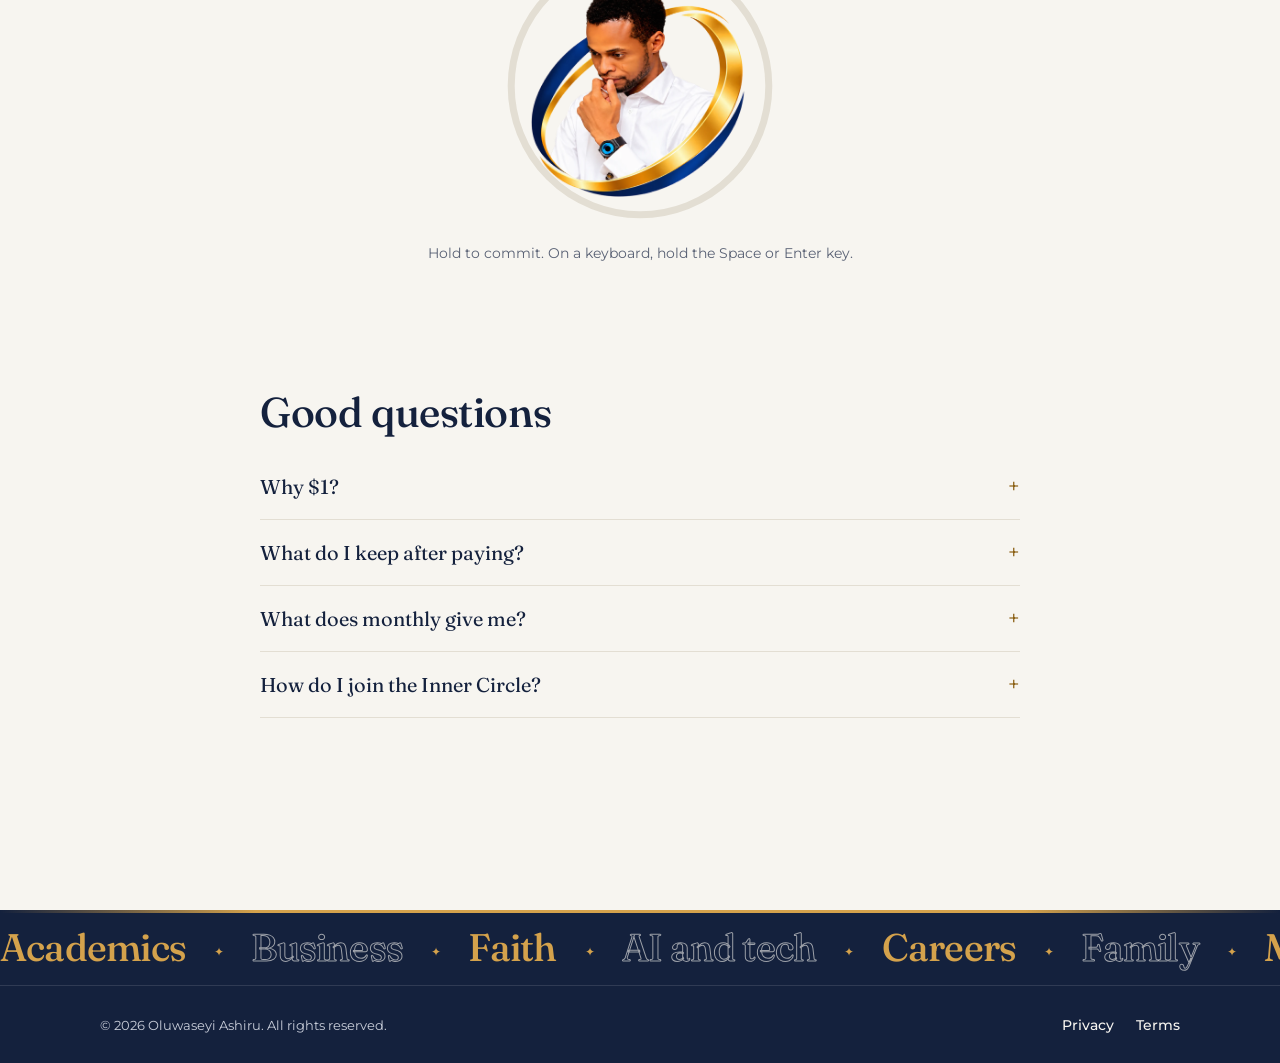
<file: commit.html>
<!doctype html>
<html lang="en">
<head>
<meta charset="utf-8">
<!-- Google Tag Manager -->
<script>(function(w,d,s,l,i){w[l]=w[l]||[];w[l].push({'gtm.start':new Date().getTime(),event:'gtm.js'});var f=d.getElementsByTagName(s)[0],j=d.createElement(s),dl=l!='dataLayer'?'&l='+l:'';j.async=true;j.src='https://www.googletagmanager.com/gtm.js?id='+i+dl;f.parentNode.insertBefore(j,f);})(window,document,'script','dataLayer','GTM-KQGC68Z4');
window.gtag=window.gtag||function(){dataLayer.push(arguments);};</script>
<!-- End Google Tag Manager -->
<!-- Meta Pixel -->
<script>!function(f,b,e,v,n,t,s){if(f.fbq)return;n=f.fbq=function(){n.callMethod?n.callMethod.apply(n,arguments):n.queue.push(arguments)};if(!f._fbq)f._fbq=n;n.push=n;n.loaded=!0;n.version='2.0';n.queue=[];t=b.createElement(e);t.async=!0;t.src=v;s=b.getElementsByTagName(e)[0];s.parentNode.insertBefore(t,s)}(window,document,'script','https://connect.facebook.net/en_US/fbevents.js');
fbq('init','1614499843810747');fbq('track','PageView');</script>
<!-- End Meta Pixel -->
<meta name="viewport" content="width=device-width, initial-scale=1, viewport-fit=cover">
<title>The Next Level</title>
<meta name="claude:viewport-fit-sides" content="cover">
<meta name="description" content="You took the first step. Commit to the next one.">
<link rel="canonical" href="https://oluwaseyiashiru.com/commit.html">
<meta name="robots" content="index, follow, max-image-preview:large">
<meta name="author" content="Oluwaseyi Ashiru">
<meta property="og:type" content="article">
<meta property="og:site_name" content="Oluwaseyi Ashiru">
<meta property="og:locale" content="en_GB">
<meta property="og:url" content="https://oluwaseyiashiru.com/commit.html">
<meta property="og:title" content="The Next Level — Oluwaseyi Ashiru">
<meta property="og:description" content="You took the first step. Commit to the next one.">
<meta property="og:image" content="https://oluwaseyiashiru.com/assets/img/og-image.jpg?v=20261128a">
<meta property="og:image:width" content="1200">
<meta property="og:image:height" content="630">
<meta property="og:image:alt" content="Oluwaseyi Ashiru — Turning Knowing into Doing">
<meta name="twitter:card" content="summary_large_image">
<meta name="twitter:title" content="The Next Level — Oluwaseyi Ashiru">
<meta name="twitter:description" content="You took the first step. Commit to the next one.">
<meta name="twitter:image" content="https://oluwaseyiashiru.com/assets/img/og-image.jpg?v=20261128a">
<meta name="theme-color" content="#14213D">
<meta name="apple-mobile-web-app-capable" content="yes">
<meta name="mobile-web-app-capable" content="yes">
<meta name="apple-mobile-web-app-title" content="Oluwaseyi Ashiru">
<link rel="icon" type="image/png" sizes="32x32" href="assets/img/favicon-32.png?v=2">
<link rel="manifest" href="app-start.webmanifest?v=2">
<link rel="apple-touch-icon" href="assets/img/apple-touch-icon.png?v=3">
<script>(function(){var d=document.documentElement,m;try{m=localStorage.getItem('oa-theme');}catch(e){}if(m!=='dark'&&m!=='light'){d.classList.add('is-auto');m=matchMedia('(prefers-color-scheme: dark)').matches?'dark':'light';}d.setAttribute('data-theme',m);if(m==='dark')d.classList.add('is-dark');})();</script>
<link rel="preconnect" href="https://fonts.googleapis.com">
<link rel="preconnect" href="https://fonts.gstatic.com" crossorigin>
<link href="https://fonts.googleapis.com/css2?family=Fraunces:opsz,wght@9..144,400;9..144,500;9..144,600&family=Montserrat:wght@400;500;600&display=swap" rel="stylesheet">
<link rel="stylesheet" href="assets/css/site.css?v=20261031a">
<link rel="stylesheet" href="assets/css/commit.css?v=20261031a">
<link rel="stylesheet" href="assets/css/commit2.css?v=20261031a">
</head>
<body class="inner">
<!-- Google Tag Manager (noscript) -->
<noscript><iframe src="https://www.googletagmanager.com/ns.html?id=GTM-KQGC68Z4" height="0" width="0" style="display:none;visibility:hidden"></iframe></noscript>
<!-- End Google Tag Manager (noscript) -->
<noscript><img height="1" width="1" style="display:none" alt="" src="https://www.facebook.com/tr?id=1614499843810747&amp;ev=PageView&amp;noscript=1"></noscript>
<canvas class="threads" aria-hidden="true"></canvas>

<header class="top">
  <div class="wrap top-row">
    <a class="home-link" href="./" aria-label="Oluwaseyi Ashiru, home"><img class="logo-day" src="assets/img/logo-photo-full.webp?v=20261128a" width="720" height="280" alt="Oluwaseyi Ashiru — Turning Knowing into Doing"><img class="logo-night" src="assets/img/logo-night-full.webp?v=20261128a" width="720" height="253" alt="Oluwaseyi Ashiru — Turning Knowing into Doing"></a>
    <div class="top-right">
    <button class="nav-orb" type="button" aria-expanded="false" aria-controls="site-nav" aria-label="Open navigation"><svg viewBox="0 0 48 48" aria-hidden="true"><circle class="o-ring" cx="24" cy="24" r="21"/><circle class="o-moon" cx="45" cy="24" r="2.2"/><path class="o-l1" d="M15 19h18"/><path class="o-l2" d="M15 24h12"/><path class="o-l3" d="M15 29h18"/></svg></button>
    <nav aria-label="Main" id="site-nav" class="nav-sheet">
      <ol class="ns-list">
        <li><a href="./"><span class="ns-n">01</span><span class="ns-t">Home</span><span class="ns-d">Where the knowledge runs</span></a></li>
        <li class="ns-g open"><button type="button" class="ns-gb" aria-expanded="true"><span class="ns-n">02</span><span class="ns-t">Act on it</span><span class="ns-d">Your free first step, and the next level</span><span class="ns-chev" aria-hidden="true"></span></button>
          <ul class="ns-sub"><li><a href="start.html"><span class="ns-st">Start</span><span class="ns-sd">Find your one thing, free</span></a></li><li><a href="commit.html" aria-current="page"><span class="ns-st">Next level</span><span class="ns-sd">The $1 commitment, Deeper Systems, Inner Circle</span></a></li></ul></li>
        <li><a href="roast.html"><span class="ns-n">03</span><span class="ns-t">Roast Room</span><span class="ns-d">Get your business idea roasted</span></a></li>
        <li><a href="dothis/"><span class="ns-n">04</span><span class="ns-t">DO THIS</span><span class="ns-d">The live execution experience · free</span></a></li>
        <li class="ns-g"><button type="button" class="ns-gb" aria-expanded="false"><span class="ns-n">05</span><span class="ns-t">Meet Oluwaseyi</span><span class="ns-d">Speaking, his story, and how to reach him</span><span class="ns-chev" aria-hidden="true"></span></button>
          <ul class="ns-sub"><li><a href="speak.html"><span class="ns-st">Speaking</span><span class="ns-sd">Book Oluwaseyi for your event</span></a></li><li><a href="about.html"><span class="ns-st">About and contact</span><span class="ns-sd">His story, the USE method, talk to him</span></a></li></ul></li>
      </ol>
      <p class="ns-quote">“What you put to work, works for you.” <span>— Oluwaseyi Ashiru</span></p>
    </nav>
    </div>
  </div>
</header>

<main class="inner-main">
  <div class="wrap">
    <section class="n-hero" aria-labelledby="n-title">
      <p class="n-kick">The next level</p>
      <h1 id="n-title">Your first step was free.<br><em>The rest is one decision away.</em></h1>
      <p class="n-lede">Pick how far you want to go. Every level is built from what you bring, never from a template.</p>
    </section>

    <section class="c-plan" id="c-plan" aria-label="Your plan">
      <div class="plan-chip" id="plan-chip" hidden>
        <p class="plan-label">Your plan</p>
        <p class="plan-title" id="plan-title"></p>
        <p class="plan-first" id="plan-first"></p>
        <p class="plan-status" id="plan-status"></p>
      </div>
      <div class="plan-empty" id="plan-empty">
        <p>You haven’t made your first step yet. It takes about two minutes.</p>
        <a class="btn btn-solid" href="start.html">Find my one thing</a>
      </div>
    </section>

    <section class="n-tiers" aria-labelledby="tiers-title">
      <h2 id="tiers-title" class="visually-hidden">Levels</h2>
      <ol class="offer" id="stairs">
        <li class="o-card o1" data-rung="1">
          <p class="o-tag">Level 1</p><h3>Your first step</h3>
          <p class="o-price">Free</p>
          <ul class="o-list"><li><svg viewBox="0 0 24 24" aria-hidden="true"><path d="M5 12.5l4.5 4.5L19 7.5"/></svg><span>One link, upload or story in</span></li><li><svg viewBox="0 0 24 24" aria-hidden="true"><path d="M5 12.5l4.5 4.5L19 7.5"/></svg><span>One step made from it, with how-to</span></li><li><svg viewBox="0 0 24 24" aria-hidden="true"><path d="M5 12.5l4.5 4.5L19 7.5"/></svg><span>Shown on the page</span></li></ul>
          <a class="btn btn-line o-cta" href="start.html">Start free</a>
        </li>
        <li class="o-card o2" data-rung="2">
          <p class="o-tag">Level 2 · most chosen</p><h3>Your full USE Pack</h3>
          <p class="o-price">$1 <small>one time, per pack</small></p>
          <ul class="o-list"><li><svg viewBox="0 0 24 24" aria-hidden="true"><path d="M5 12.5l4.5 4.5L19 7.5"/></svg><span>The full action plan, step by step</span></li><li><svg viewBox="0 0 24 24" aria-hidden="true"><path d="M5 12.5l4.5 4.5L19 7.5"/></svg><span>Is it true? Every key claim checked</span></li><li><svg viewBox="0 0 24 24" aria-hidden="true"><path d="M5 12.5l4.5 4.5L19 7.5"/></svg><span>Seven-day tracker and “if you get stuck” fixes</span></li><li><svg viewBox="0 0 24 24" aria-hidden="true"><path d="M5 12.5l4.5 4.5L19 7.5"/></svg><span>Saved on your device, PDF download, copy to your email</span></li></ul>
          <a class="btn btn-solid o-cta" href="#commit">Unlock for $1</a>
        </li>
        <li class="o-card o3" data-rung="3">
          <p class="o-tag">Level 3</p><h3>Deeper Systems</h3>
          <p class="o-price">$5/month</p>
          <ul class="o-list"><li><svg viewBox="0 0 24 24" aria-hidden="true"><path d="M5 12.5l4.5 4.5L19 7.5"/></svg><span>10 full packs every month</span></li><li><svg viewBox="0 0 24 24" aria-hidden="true"><path d="M5 12.5l4.5 4.5L19 7.5"/></svg><span>Links and uploads, up to 25 MB each</span></li><li><svg viewBox="0 0 24 24" aria-hidden="true"><path d="M5 12.5l4.5 4.5L19 7.5"/></svg><span>All your packs kept in one place</span></li><li><svg viewBox="0 0 24 24" aria-hidden="true"><path d="M5 12.5l4.5 4.5L19 7.5"/></svg><span>A weekly nudge on WhatsApp or email</span></li></ul>
          <a class="btn btn-gold o-cta" href="#commit" data-plan="monthly">Go monthly</a>
        </li>
        <li class="o-card o4" data-rung="4">
          <p class="o-tag">Level 4</p><h3>The Inner Circle</h3>
          <p class="o-price">By invitation</p>
          <ul class="o-list"><li><svg viewBox="0 0 24 24" aria-hidden="true"><path d="M5 12.5l4.5 4.5L19 7.5"/></svg><span>A closed fellowship of doers</span></li><li><svg viewBox="0 0 24 24" aria-hidden="true"><path d="M5 12.5l4.5 4.5L19 7.5"/></svg><span>Small accountability circles</span></li><li><svg viewBox="0 0 24 24" aria-hidden="true"><path d="M5 12.5l4.5 4.5L19 7.5"/></svg><span>Live sessions with Oluwaseyi</span></li></ul>
          <a class="btn btn-line o-cta o-cta-light" href="https://wa.me/2347033134979?text=I%E2%80%99d%20like%20to%20be%20considered%20for%20the%20Inner%20Circle." target="_blank" rel="noopener">Ask to be considered</a>
        </li>
      </ol>
    </section>

    <section class="c-commit" id="commit" aria-labelledby="commit-title">
      <p class="n-kick">Make the commitment</p>
      <h2 id="commit-title">Hold on to unlock your full pack.</h2>
      <p class="c-lede">Press and hold the icon until the ring closes. Holding on is the whole point: people who commit are the people who finish.</p>
      <button class="hold" id="hold" type="button" aria-describedby="hold-help">
        <svg class="hold-ring" viewBox="0 0 200 200" aria-hidden="true"><circle class="h-track" cx="100" cy="100" r="92"/><circle class="h-fill" id="h-fill" cx="100" cy="100" r="92"/></svg>
        <span class="hold-face"><img src="assets/img/icon-photo.webp" width="960" height="965" alt=""></span>
        <span class="visually-hidden">Hold to commit</span>
      </button>
      <p class="hold-help" id="hold-help">Hold to commit. On a keyboard, hold the Space or Enter key.</p>

      <div class="committed" id="committed" hidden>
        <p class="committed-title" tabindex="-1" id="committed-title">Committed.</p>
        <p>One last tap and your full pack opens.</p>
        <div class="send-row">
          <a class="btn btn-gold pay-btn" id="pay" href="#" data-amount="1">Pay $1 securely</a>
        </div>
        <ol class="unlock-steps">
          <li><b>Pay $1</b> with your card or bank transfer (Paystack).</li>
          <li><b>Your full pack opens</b> on the page and stays saved on this device.</li>
          <li><b>Download the PDF</b>, and a copy lands in your email.</li>
        </ol>
        <p class="send-alt">Prefer to talk first? <a id="wa" href="https://wa.me/2347033134979" target="_blank" rel="noopener">Message on WhatsApp</a> <button class="linkish" type="button" id="copy-plan">or copy your plan</button></p>
        <p class="copy-msg" id="copy-msg" role="status"></p>
      </div>
    </section>

    <section class="n-faq" aria-labelledby="faq-title">
      <h2 id="faq-title">Good questions</h2>
      <details><summary>Why $1?</summary><p>It is small on purpose. It is not the money, it is the decision. People who commit, even a little, are the ones who finish.</p></details>
      <details><summary>What do I keep after paying?</summary><p>The full pack stays on your device, you can download it as a PDF, and a copy is emailed to you.</p></details>
      <details><summary>What does monthly give me?</summary><p>Ten full packs a month from your own links and uploads, all kept in one place, and a weekly nudge to keep going. Cancel any time.</p></details>
      <details><summary>How do I join the Inner Circle?</summary><p>It is by invitation. People who complete packs and show their proof are invited first. You can ask to be considered.</p></details>
    </section>
  </div>
</main>

<footer class="foot" aria-label="Site footer">
  <div class="marquee m-big" aria-hidden="true"><div class="m-track"><span>Academics</span><span>Business</span><span>Faith</span><span>AI and tech</span><span>Careers</span><span>Family</span><span>Money</span><span>Health</span><span>Creative work</span><span>Skills and trades</span><span>Leadership</span><span>Academics</span><span>Business</span><span>Faith</span><span>AI and tech</span><span>Careers</span><span>Family</span><span>Money</span><span>Health</span><span>Creative work</span><span>Skills and trades</span><span>Leadership</span></div></div>
  <div class="wrap foot-row">
    <p class="foot-small">© <span id="year">2026</span> Oluwaseyi Ashiru. All rights reserved.</p>
    <nav class="foot-links" aria-label="Legal"><a href="privacy.html">Privacy</a><a href="terms.html">Terms</a></nav>
  </div>
</footer>

<script src="assets/js/config.js?v=20261128b"></script>
<script src="assets/js/track.js?v=20261101b"></script>
<script src="assets/js/core.js?v=20261031a"></script>
<script src="assets/js/commit.js?v=20261101a"></script>
</body>
</html>
</file>
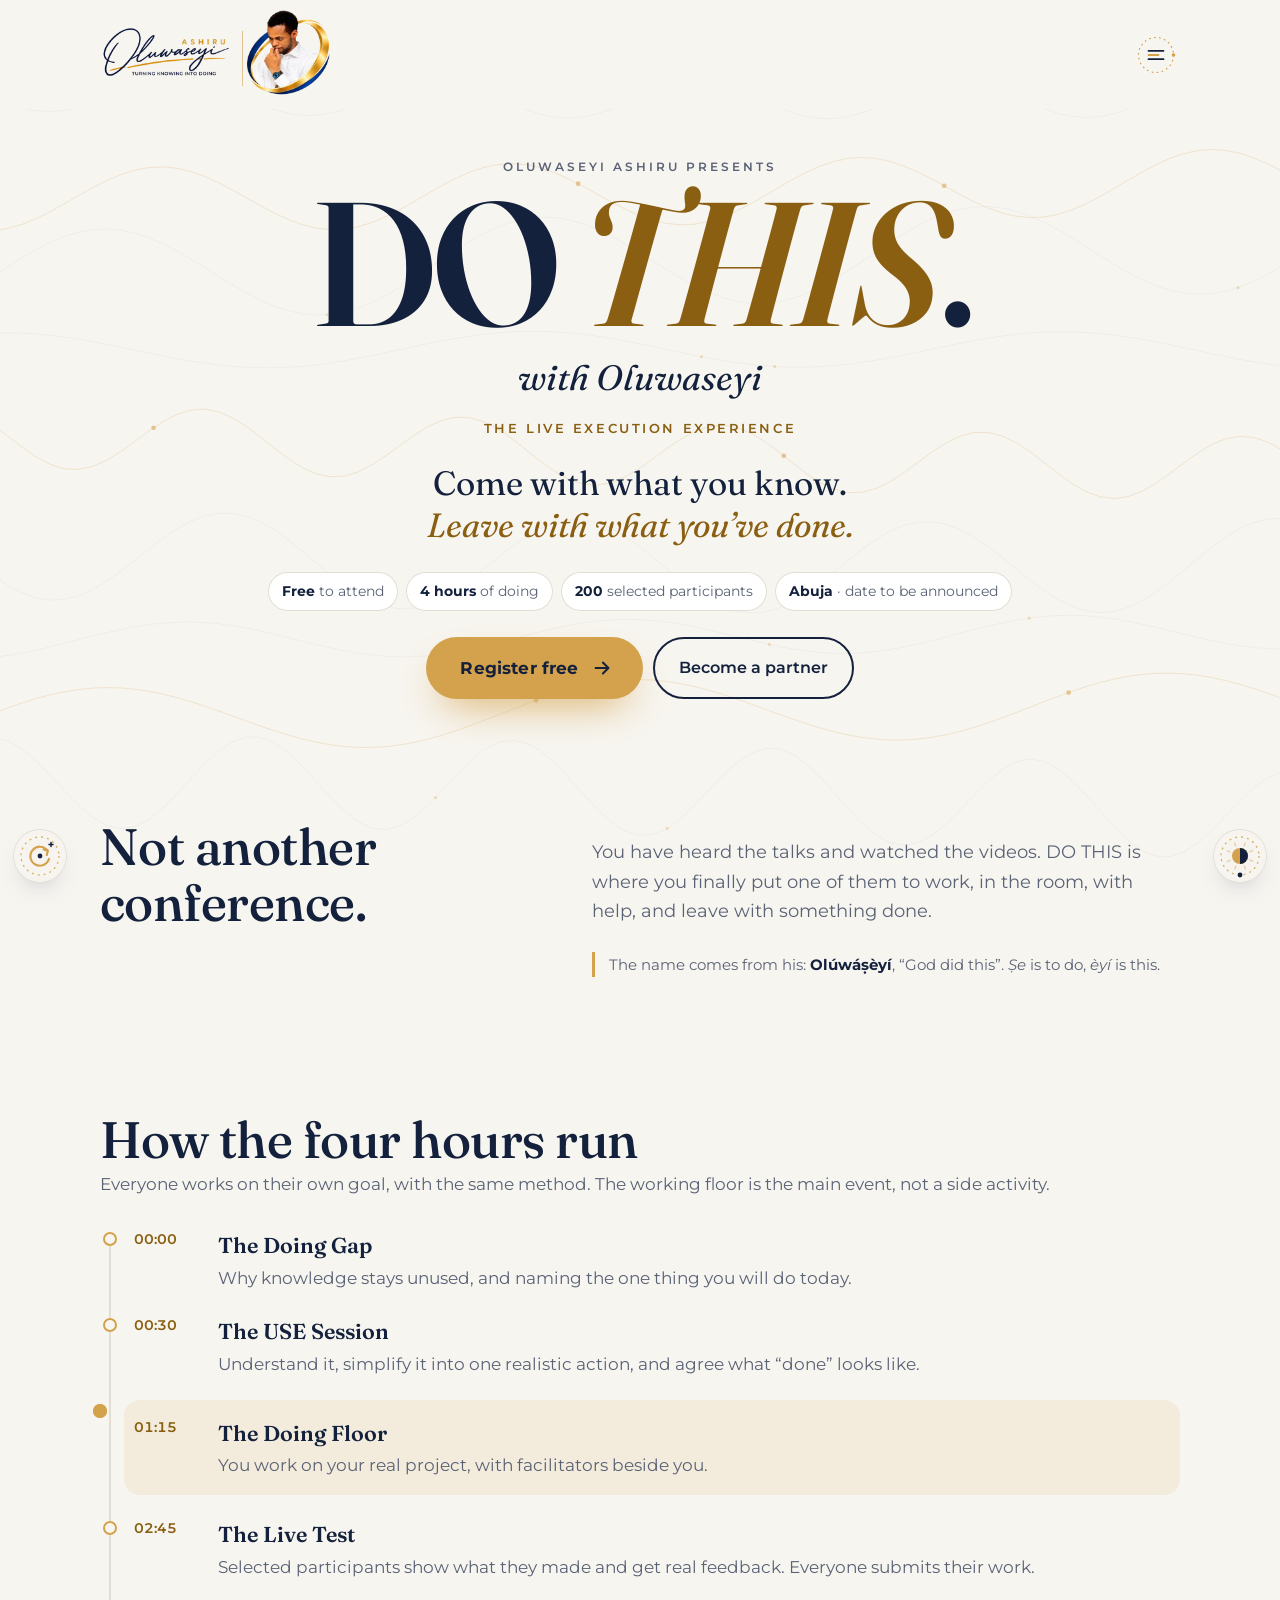
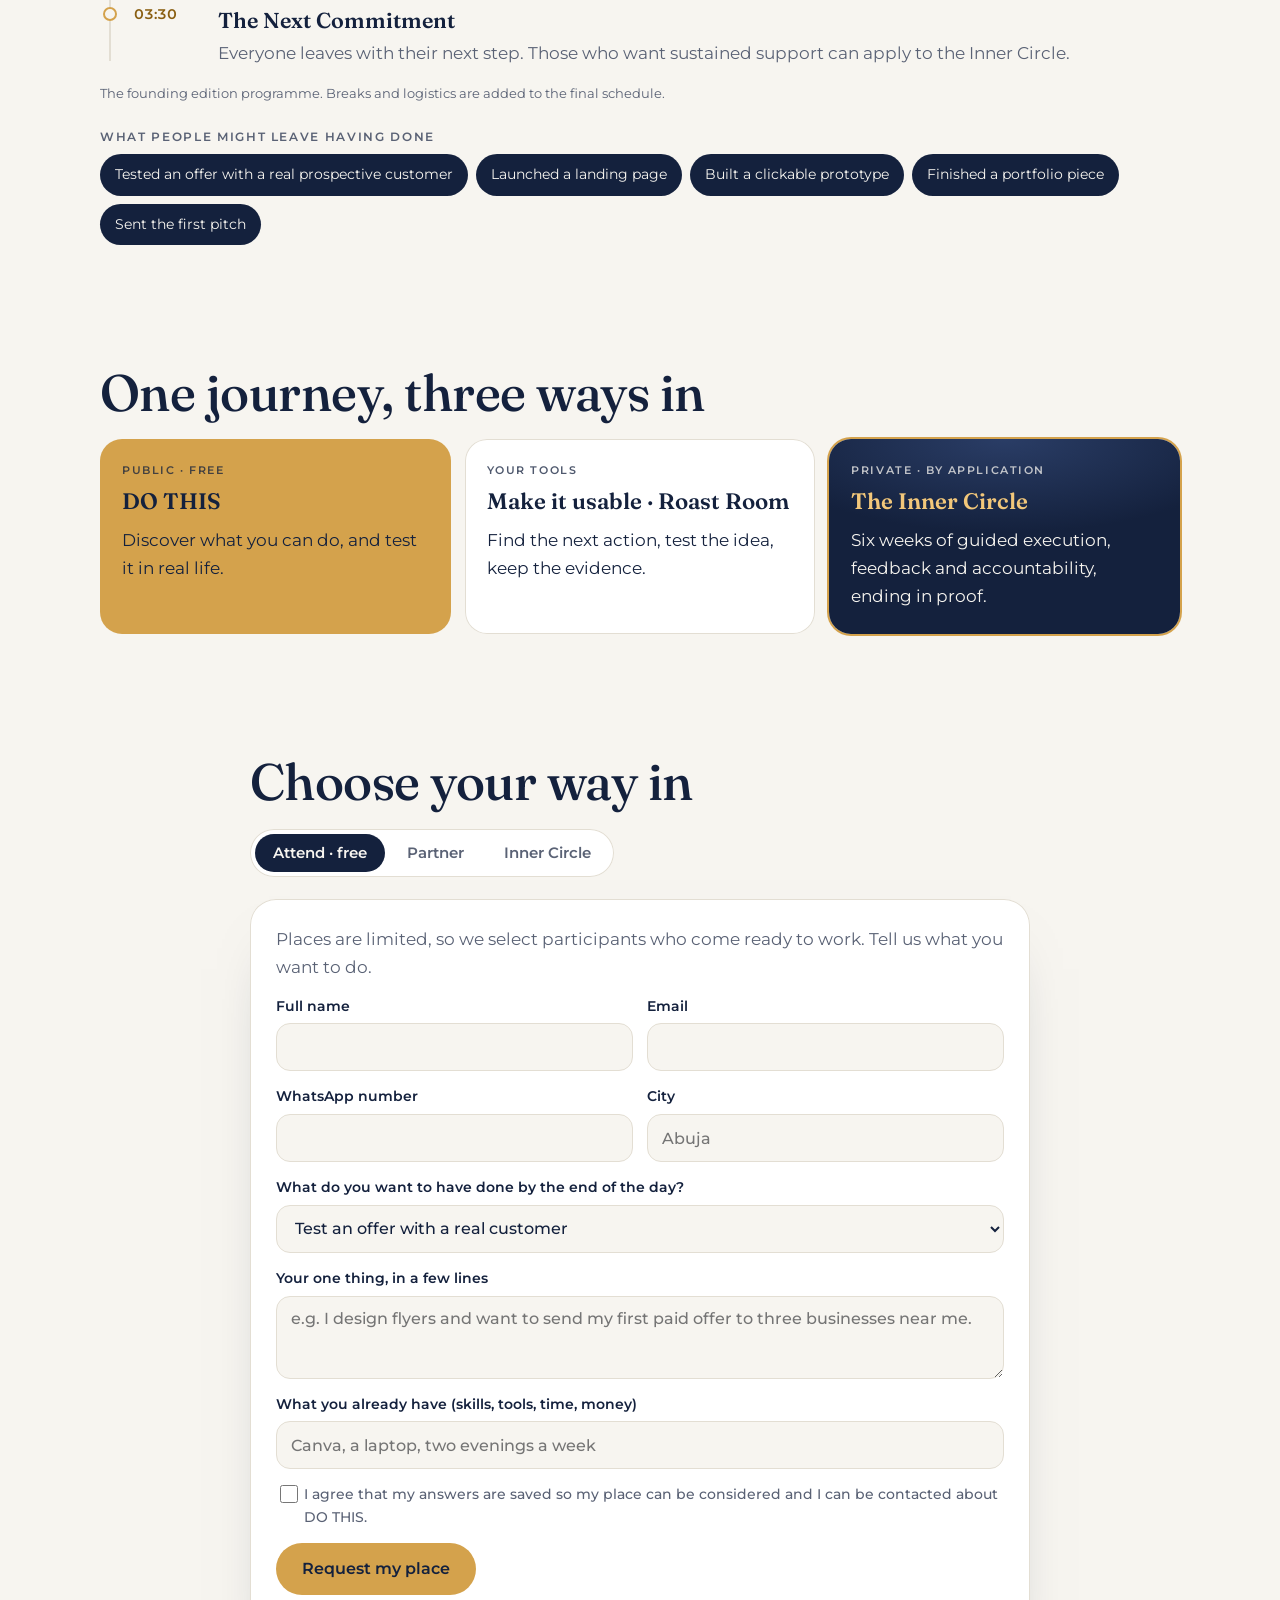
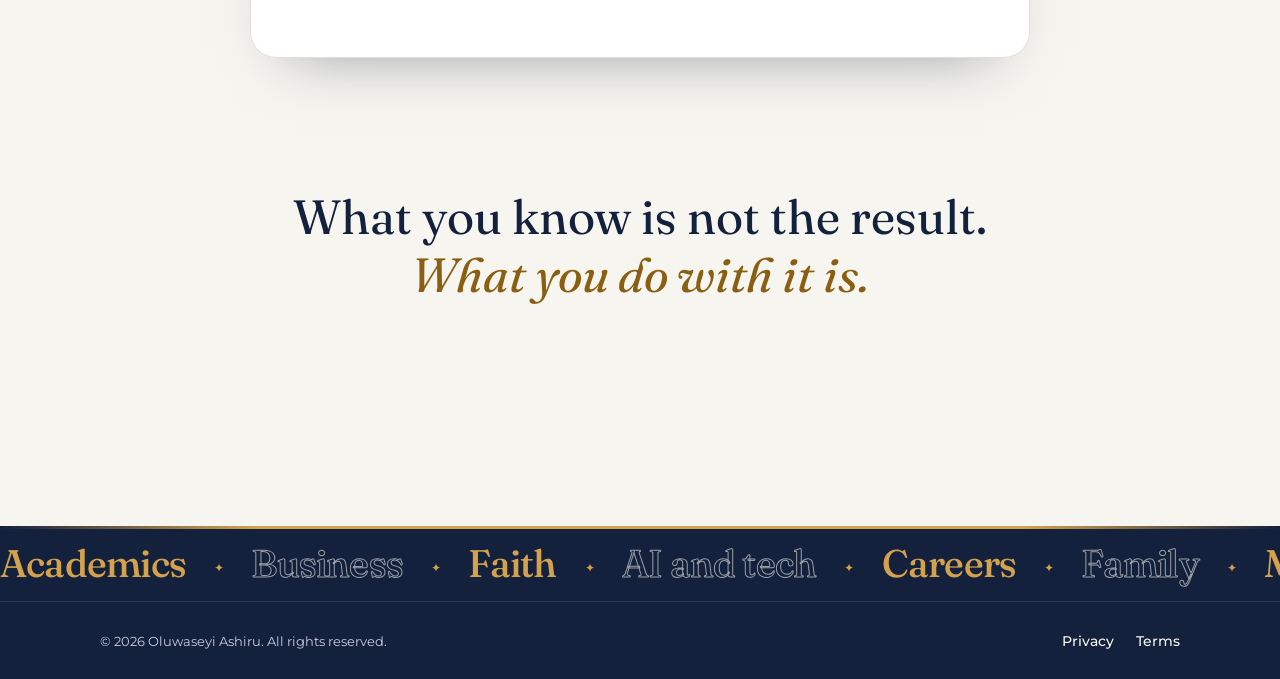
<file: dothis.html>
<!doctype html>
<html lang="en">
<head>
<meta charset="utf-8">
<!-- Google Tag Manager -->
<script>(function(w,d,s,l,i){w[l]=w[l]||[];w[l].push({'gtm.start':new Date().getTime(),event:'gtm.js'});var f=d.getElementsByTagName(s)[0],j=d.createElement(s),dl=l!='dataLayer'?'&l='+l:'';j.async=true;j.src='https://www.googletagmanager.com/gtm.js?id='+i+dl;f.parentNode.insertBefore(j,f);})(window,document,'script','dataLayer','GTM-KQGC68Z4');
window.gtag=window.gtag||function(){dataLayer.push(arguments);};</script>
<!-- End Google Tag Manager -->
<!-- Meta Pixel -->
<script>!function(f,b,e,v,n,t,s){if(f.fbq)return;n=f.fbq=function(){n.callMethod?n.callMethod.apply(n,arguments):n.queue.push(arguments)};if(!f._fbq)f._fbq=n;n.push=n;n.loaded=!0;n.version='2.0';n.queue=[];t=b.createElement(e);t.async=!0;t.src=v;s=b.getElementsByTagName(e)[0];s.parentNode.insertBefore(t,s)}(window,document,'script','https://connect.facebook.net/en_US/fbevents.js');
fbq('init','1614499843810747');fbq('track','PageView');</script>
<!-- End Meta Pixel -->
<meta name="viewport" content="width=device-width, initial-scale=1, viewport-fit=cover">
<title>DO THIS with Oluwaseyi</title>
<meta name="claude:viewport-fit-sides" content="cover">
<meta name="description" content="DO THIS with Oluwaseyi: the Live Execution Experience. Come with what you know. Leave with what you’ve done. Free, sponsor-powered.">
<link rel="canonical" href="https://oluwaseyiashiru.com/dothis">
<meta name="robots" content="index, follow, max-image-preview:large">
<meta name="author" content="Oluwaseyi Ashiru">
<meta property="og:type" content="article">
<meta property="og:site_name" content="Oluwaseyi Ashiru">
<meta property="og:locale" content="en_GB">
<meta property="og:url" content="https://oluwaseyiashiru.com/dothis">
<meta property="og:title" content="DO THIS with Oluwaseyi — Live Execution Experience">
<meta property="og:description" content="DO THIS with Oluwaseyi: the Live Execution Experience. Come with what you know. Leave with what you’ve done. Free, sponsor-powered.">
<meta property="og:image" content="https://oluwaseyiashiru.com/assets/img/og-image.jpg">
<meta property="og:image:width" content="1200">
<meta property="og:image:height" content="630">
<meta property="og:image:alt" content="Oluwaseyi Ashiru — Making Knowledge Usable">
<meta name="twitter:card" content="summary_large_image">
<meta name="twitter:title" content="DO THIS with Oluwaseyi — Live Execution Experience">
<meta name="twitter:description" content="DO THIS with Oluwaseyi: the Live Execution Experience. Come with what you know. Leave with what you’ve done. Free, sponsor-powered.">
<meta name="twitter:image" content="https://oluwaseyiashiru.com/assets/img/og-image.jpg">
<meta name="theme-color" content="#14213D">
<meta name="apple-mobile-web-app-capable" content="yes">
<meta name="mobile-web-app-capable" content="yes">
<meta name="apple-mobile-web-app-title" content="Oluwaseyi Ashiru">
<link rel="icon" type="image/png" sizes="32x32" href="assets/img/favicon-32.png?v=2">
<link rel="manifest" href="app-start.webmanifest?v=2">
<link rel="apple-touch-icon" href="assets/img/apple-touch-icon.png?v=3">
<script>(function(){var d=document.documentElement,m;try{m=localStorage.getItem('oa-theme');}catch(e){}if(m!=='dark'&&m!=='light'){d.classList.add('is-auto');m=matchMedia('(prefers-color-scheme: dark)').matches?'dark':'light';}d.setAttribute('data-theme',m);if(m==='dark')d.classList.add('is-dark');})();</script>
<link rel="preconnect" href="https://fonts.googleapis.com">
<link rel="preconnect" href="https://fonts.gstatic.com" crossorigin>
<link href="https://fonts.googleapis.com/css2?family=Fraunces:opsz,wght@9..144,400;9..144,500;9..144,600&family=Montserrat:wght@400;500;600&display=swap" rel="stylesheet">
<link rel="stylesheet" href="assets/css/site.css?v=20261031a">
<link rel="stylesheet" href="assets/css/commit2.css?v=20261031a">
<link rel="stylesheet" href="assets/css/speak.css?v=20261031a">
<link rel="stylesheet" href="assets/css/dothis.css?v=20261031a">
</head>
<body class="inner">
<!-- Google Tag Manager (noscript) -->
<noscript><iframe src="https://www.googletagmanager.com/ns.html?id=GTM-KQGC68Z4" height="0" width="0" style="display:none;visibility:hidden"></iframe></noscript>
<!-- End Google Tag Manager (noscript) -->
<noscript><img height="1" width="1" style="display:none" alt="" src="https://www.facebook.com/tr?id=1614499843810747&amp;ev=PageView&amp;noscript=1"></noscript>
<canvas class="threads" aria-hidden="true"></canvas>

<header class="top">
  <div class="wrap top-row">
    <a class="home-link" href="./" aria-label="Oluwaseyi Ashiru, home"><img class="logo-day" src="assets/img/logo-photo-full.webp" width="720" height="280" alt="Oluwaseyi Ashiru — Making Knowledge Usable"><img class="logo-night" src="assets/img/logo-night-full.webp?v=2" width="720" height="253" alt="Oluwaseyi Ashiru — Making Knowledge Usable"></a>
    <div class="top-right">
    <button class="nav-orb" type="button" aria-expanded="false" aria-controls="site-nav" aria-label="Open navigation"><svg viewBox="0 0 48 48" aria-hidden="true"><circle class="o-ring" cx="24" cy="24" r="21"/><circle class="o-moon" cx="45" cy="24" r="2.2"/><path class="o-l1" d="M15 19h18"/><path class="o-l2" d="M15 24h12"/><path class="o-l3" d="M15 29h18"/></svg></button>
    <nav aria-label="Main" id="site-nav" class="nav-sheet">
      <ol class="ns-list">
        <li><a href="./"><span class="ns-n">01</span><span class="ns-t">Home</span><span class="ns-d">Where the knowledge runs</span></a></li>
        <li class="ns-g"><button type="button" class="ns-gb" aria-expanded="false"><span class="ns-n">02</span><span class="ns-t">Make it usable</span><span class="ns-d">Your free first step, and the next level</span><span class="ns-chev" aria-hidden="true"></span></button>
          <ul class="ns-sub"><li><a href="start.html"><span class="ns-st">Start</span><span class="ns-sd">Find your one thing, free</span></a></li><li><a href="commit.html"><span class="ns-st">Next level</span><span class="ns-sd">The $1 commitment, Deeper Systems, Inner Circle</span></a></li></ul></li>
        <li><a href="roast.html"><span class="ns-n">03</span><span class="ns-t">Roast Room</span><span class="ns-d">Get your business idea roasted</span></a></li>
        <li><a href="dothis" aria-current="page"><span class="ns-n">04</span><span class="ns-t">DO THIS</span><span class="ns-d">The live execution experience · free</span></a></li>
        <li class="ns-g open"><button type="button" class="ns-gb" aria-expanded="true"><span class="ns-n">05</span><span class="ns-t">Meet Oluwaseyi</span><span class="ns-d">Speaking, his story, and how to reach him</span><span class="ns-chev" aria-hidden="true"></span></button>
          <ul class="ns-sub"><li><a href="speak.html"><span class="ns-st">Speaking</span><span class="ns-sd">Book Oluwaseyi for your event</span></a></li><li><a href="about.html"><span class="ns-st">About and contact</span><span class="ns-sd">His story, the USE method, talk to him</span></a></li></ul></li>
      </ol>
      <p class="ns-quote">“What you put to work, works for you.” <span>— Oluwaseyi Ashiru</span></p>
    </nav>
    </div>
  </div>
</header>

<main class="inner-main">
  <section class="dt-hero">
    <div class="wrap">
      <p class="dt-presents">Oluwaseyi Ashiru presents</p>
      <h1 class="dt-mark"><span class="dt-do">DO</span> <span class="dt-this">THIS<span class="dt-dot">.</span></span></h1>
      <p class="dt-with">with Oluwaseyi</p>
      <p class="dt-cat">The Live Execution Experience</p>
      <p class="dt-promise">Come with what you know. <em>Leave with what you’ve done.</em></p>
      <div class="dt-facts" aria-label="Founding edition">
        <span><b>Free</b> to attend</span><span><b>4 hours</b> of doing</span><span><b>200</b> selected participants</span><span><b>Abuja</b> · date to be announced</span>
      </div>
      <div class="sp-actions"><a class="btn-alive" href="#join" data-tab="attend"><span class="ba-shine" aria-hidden="true"></span><span class="ba-text">Register free</span><svg class="ba-arrow" viewBox="0 0 24 24" aria-hidden="true"><path d="M5 12h13M13 6l6 6-6 6"/></svg></a><a class="btn btn-line" href="#join" data-tab="partner">Become a partner</a></div>
    </div>
  </section>

  <section class="dt-why">
    <div class="wrap dt-why-grid">
      <h2>Not another conference.</h2>
      <div>
        <p class="sp-lede">You have heard the talks and watched the videos. DO THIS is where you finally put one of them to work, in the room, with help, and leave with something done.</p>
        <p class="dt-name">The name comes from his: <b>Olúwáṣèyí</b>, “God did this”. <em>Ṣe</em> is to do, <em>èyí</em> is this.</p>
      </div>
    </div>
  </section>

  <section class="dt-flow" aria-labelledby="flow-title">
    <div class="wrap">
      <h2 id="flow-title">How the four hours run</h2>
      <p class="sp-hint">Everyone works on their own goal, with the same method. The working floor is the main event, not a side activity.</p>
      <ol class="dt-steps" id="dt-steps">
        <li><span class="dt-t">00:00</span><b>The Doing Gap</b><span>Why knowledge stays unused, and naming the one thing you will do today.</span></li>
        <li><span class="dt-t">00:30</span><b>The USE Session</b><span>Understand it, simplify it into one realistic action, and agree what “done” looks like.</span></li>
        <li class="dt-main"><span class="dt-t">01:15</span><b>The Doing Floor</b><span>You work on your real project, with facilitators beside you.</span></li>
        <li><span class="dt-t">02:45</span><b>The Live Test</b><span>Selected participants show what they made and get real feedback. Everyone submits their work.</span></li>
        <li><span class="dt-t">03:30</span><b>The Next Commitment</b><span>Everyone leaves with their next step. Those who want sustained support can apply to the Inner Circle.</span></li>
      </ol>
      <p class="dt-note">The founding edition programme. Breaks and logistics are added to the final schedule.</p>
      <div class="dt-examples">
        <p class="dt-ex-k">What people might leave having done</p>
        <ul><li>Tested an offer with a real prospective customer</li><li>Launched a landing page</li><li>Built a clickable prototype</li><li>Finished a portfolio piece</li><li>Sent the first pitch</li></ul>
      </div>
    </div>
  </section>

  <section class="dt-path" aria-labelledby="path-title">
    <div class="wrap">
      <h2 id="path-title">One journey, three ways in</h2>
      <ol class="dt-journey">
        <li><p class="dt-j-k">Public · free</p><b>DO THIS</b><span>Discover what you can do, and test it in real life.</span></li>
        <li><p class="dt-j-k">Your tools</p><b>Make it usable · Roast Room</b><span>Find the next action, test the idea, keep the evidence.</span></li>
        <li><p class="dt-j-k">Private · by application</p><b>The Inner Circle</b><span>Six weeks of guided execution, feedback and accountability, ending in proof.</span></li>
      </ol>
    </div>
  </section>

  <section class="dt-join" id="join" aria-labelledby="join-title">
    <div class="wrap">
      <h2 id="join-title">Choose your way in</h2>
      <div class="dt-tabs" role="tablist">
        <button role="tab" type="button" class="on" data-pane="attend" aria-selected="true">Attend · free</button>
        <button role="tab" type="button" data-pane="partner" aria-selected="false">Partner</button>
        <button role="tab" type="button" data-pane="circle" aria-selected="false">Inner Circle</button>
      </div>

      <form class="dt-form" id="f-attend" data-type="attend" novalidate>
        <p class="dt-lead">Places are limited, so we select participants who come ready to work. Tell us what you want to do.</p>
        <div class="sp-row"><label>Full name<input name="name" required autocomplete="name"></label><label>Email<input name="email" type="email" required autocomplete="email"></label></div>
        <div class="sp-row"><label>WhatsApp number<input name="phone" type="tel" autocomplete="tel"></label><label>City<input name="city" placeholder="Abuja"></label></div>
        <label>What do you want to have done by the end of the day?<select name="goal"><option>Test an offer with a real customer</option><option>Launch a page or a service</option><option>Build a prototype</option><option>Finish a portfolio piece</option><option>Something else</option></select></label>
        <label>Your one thing, in a few lines<textarea name="thing" rows="3" placeholder="e.g. I design flyers and want to send my first paid offer to three businesses near me."></textarea></label>
        <label>What you already have (skills, tools, time, money)<input name="have" placeholder="Canva, a laptop, two evenings a week"></label>
        <label class="dt-consent"><input type="checkbox" name="consent"> <span>I agree that my answers are saved so my place can be considered and I can be contacted about DO THIS.</span></label>
        <input class="hp" name="website" tabindex="-1" autocomplete="off" aria-hidden="true">
        <button class="btn btn-gold" type="submit">Request my place</button>
        <p class="sp-msg" role="status"></p>
      </form>

      <form class="dt-form" id="f-partner" data-type="partner" novalidate hidden>
        <p class="dt-lead">We are not asking you to sponsor another motivational conference. We are inviting you to support a programme where people take practical action and produce work you can see.</p>
        <ul class="dt-tiers">
          <li><b>Presenting Partner</b><span>Supports the whole event, named with it.</span></li>
          <li><b>Execution Partner</b><span>Funds one working area, such as a prototype station or an offer-testing clinic.</span></li>
          <li><b>Support Partner</b><span>Provides venue, connectivity, refreshments, equipment or services.</span></li>
        </ul>
        <p class="dt-small">Partners receive agreed visibility, a chance to demonstrate, and an impact report. Attendee contacts are shared only with each attendee’s consent.</p>
        <div class="sp-row"><label>Your name<input name="name" required autocomplete="name"></label><label>Organisation<input name="org" required></label></div>
        <div class="sp-row"><label>Email<input name="email" type="email" required autocomplete="email"></label><label>Phone<input name="phone" type="tel" autocomplete="tel"></label></div>
        <label>Partnership interest<select name="tier"><option>Presenting Partner</option><option>Execution Partner</option><option>Support Partner (in kind)</option><option>Not sure yet</option></select></label>
        <label>What would you like to support, or offer?<textarea name="note" rows="3"></textarea></label>
        <input class="hp" name="website" tabindex="-1" autocomplete="off" aria-hidden="true">
        <button class="btn btn-gold" type="submit">Start the conversation</button>
        <p class="sp-msg" role="status"></p>
      </form>

      <form class="dt-form" id="f-circle" data-type="circle" novalidate hidden>
        <p class="dt-lead">A six-week execution cycle for 12 to 15 selected members. You commit to one result, get a deliverable, a check-in and feedback every week, and finish by showing what you actually did.</p>
        <div class="sp-row"><label>Full name<input name="name" required autocomplete="name"></label><label>Email<input name="email" type="email" required autocomplete="email"></label></div>
        <div class="sp-row"><label>WhatsApp number<input name="phone" type="tel" autocomplete="tel"></label><label>Hours you can give each week<select name="hours"><option>2 to 4</option><option>5 to 8</option><option>More than 8</option></select></label></div>
        <label>The one result you will commit to in six weeks<textarea name="result" rows="3" placeholder="e.g. Get my first three paying clients for my bookkeeping service."></textarea></label>
        <label>What has stopped you so far?<input name="block" placeholder="Not knowing where to start, time, confidence…"></label>
        <label>A link to your work, if any (optional)<input name="link" type="url" placeholder="https://"></label>
        <label class="dt-consent"><input type="checkbox" name="consent"> <span>I agree that my answers are saved so my application can be reviewed and I can be contacted.</span></label>
        <input class="hp" name="website" tabindex="-1" autocomplete="off" aria-hidden="true">
        <button class="btn btn-gold" type="submit">Apply for the founding cohort</button>
        <p class="sp-msg" role="status"></p>
      </form>
    </div>
  </section>

  <section class="dt-close">
    <div class="wrap">
      <p class="dt-phil">What you know is not the result.<br><em>What you do with it is.</em></p>
    </div>
  </section>
</main>

<footer class="foot" aria-label="Site footer">
  <div class="marquee m-big" aria-hidden="true"><div class="m-track"><span>Academics</span><span>Business</span><span>Faith</span><span>AI and tech</span><span>Careers</span><span>Family</span><span>Money</span><span>Health</span><span>Creative work</span><span>Skills and trades</span><span>Leadership</span><span>Academics</span><span>Business</span><span>Faith</span><span>AI and tech</span><span>Careers</span><span>Family</span><span>Money</span><span>Health</span><span>Creative work</span><span>Skills and trades</span><span>Leadership</span></div></div>
  <div class="wrap foot-row">
    <p class="foot-small">© <span id="year">2026</span> Oluwaseyi Ashiru. All rights reserved.</p>
    <nav class="foot-links" aria-label="Legal"><a href="privacy.html">Privacy</a><a href="terms.html">Terms</a></nav>
  </div>
</footer>

<script src="assets/js/config.js?v=20261031a"></script>
<script src="assets/js/track.js?v=20261101b"></script>
<script src="assets/js/core.js?v=20261031a"></script>
<script src="assets/js/dothis.js?v=20261101a"></script>
</body>
</html>
</file>
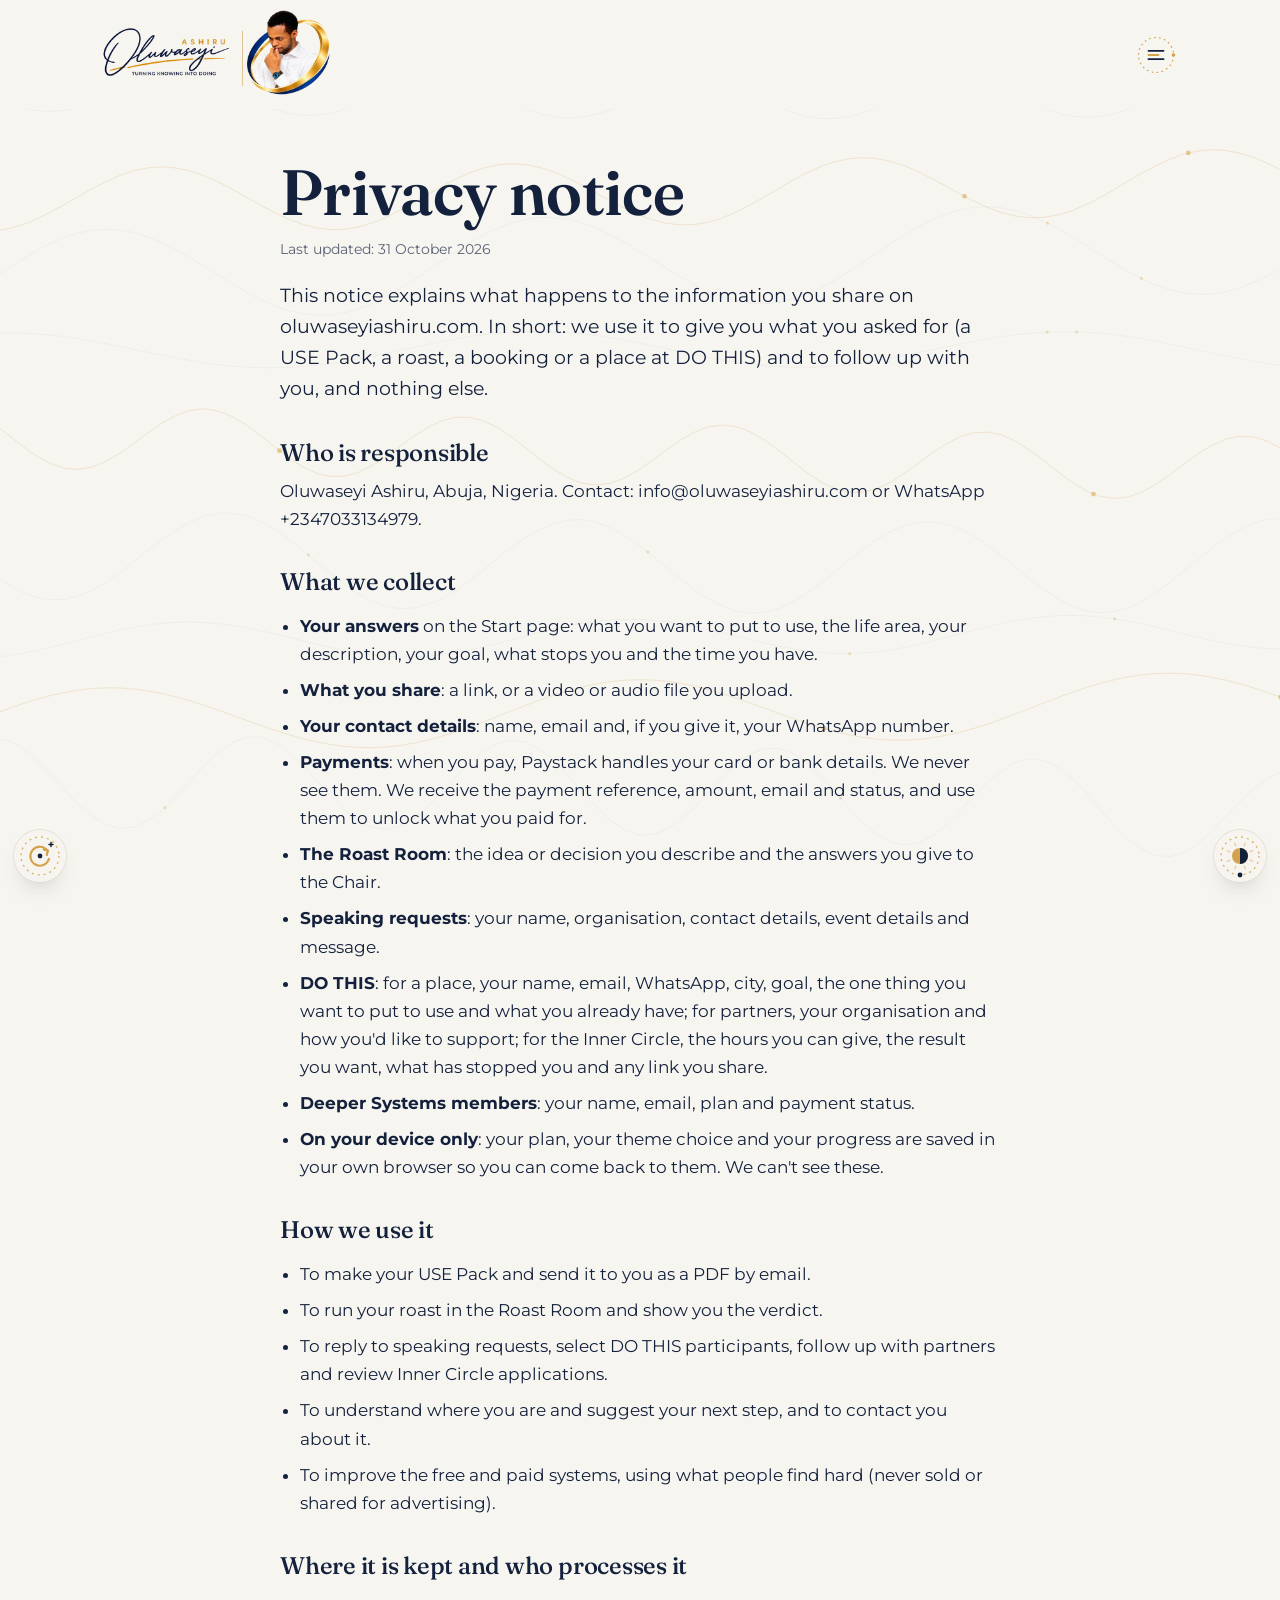
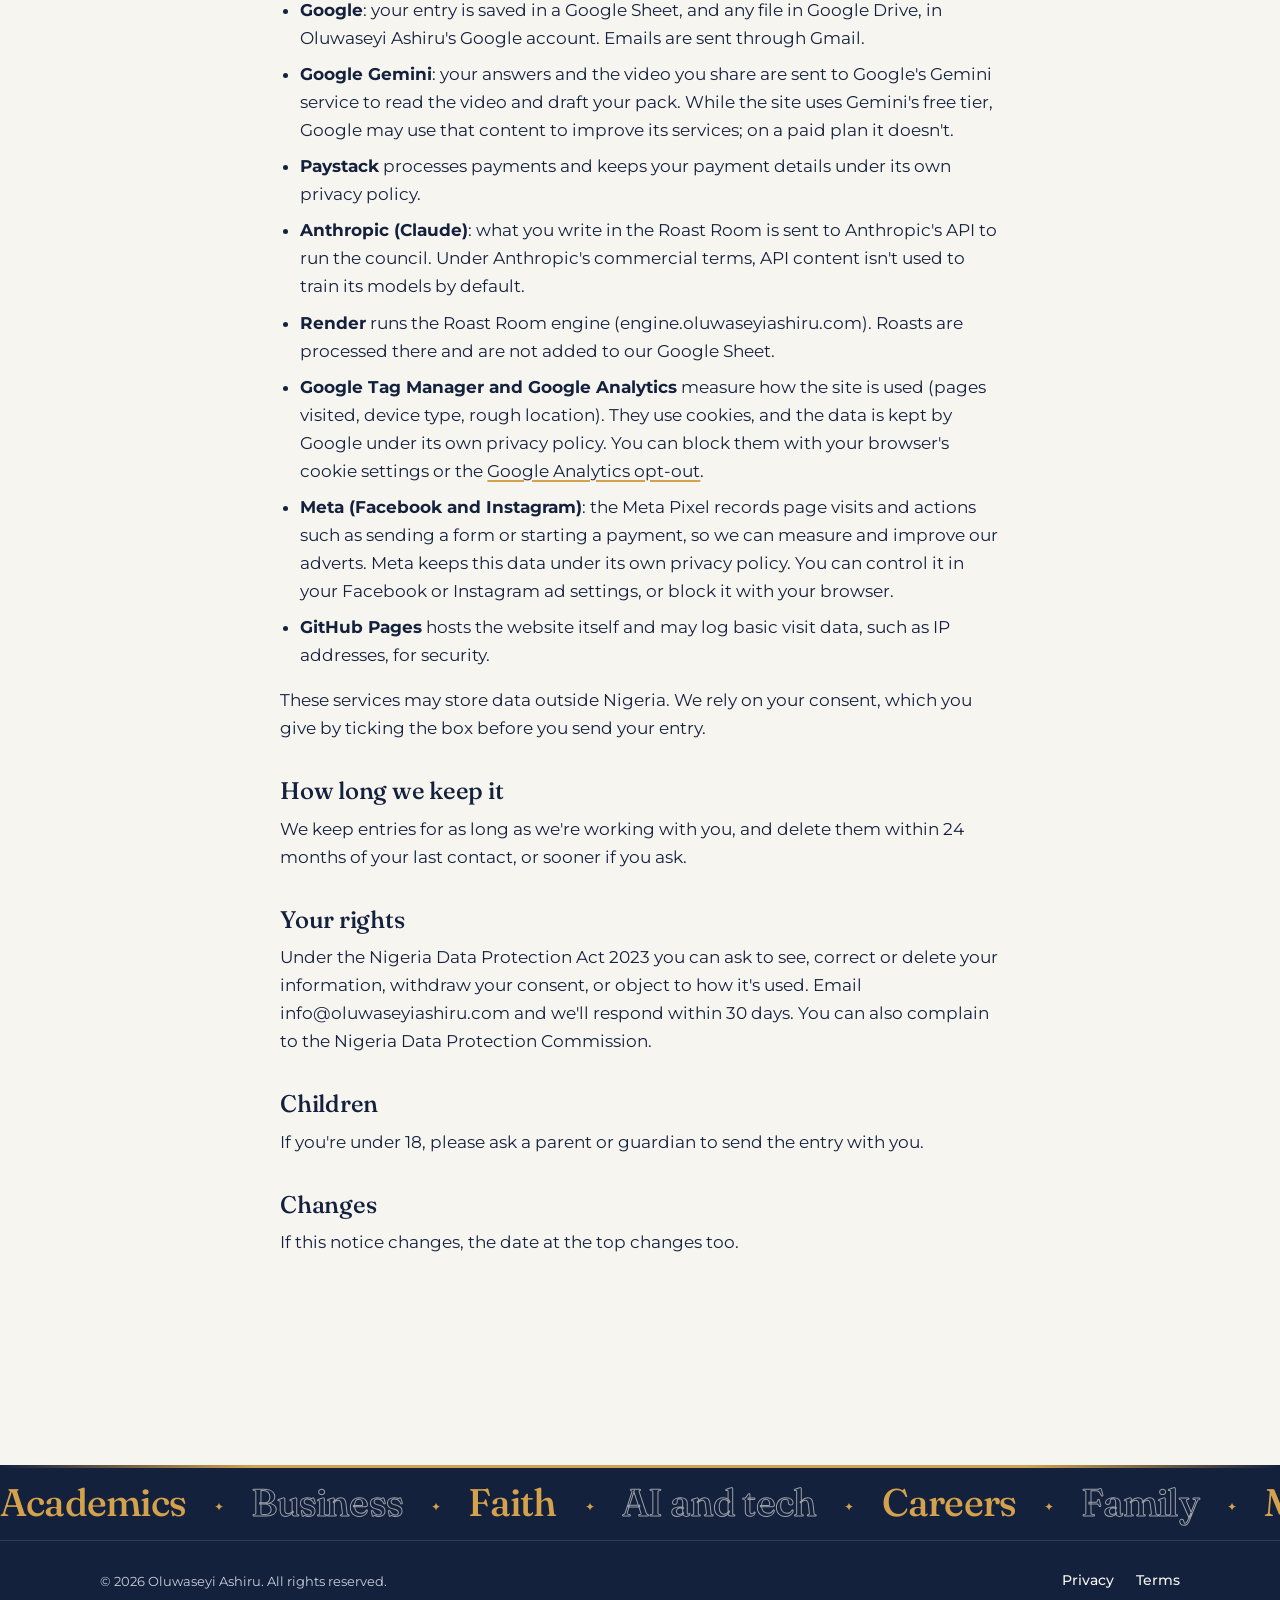
<file: privacy.html>
<!doctype html>
<html lang="en">
<head>
<meta charset="utf-8">
<!-- Google Tag Manager -->
<script>(function(w,d,s,l,i){w[l]=w[l]||[];w[l].push({'gtm.start':new Date().getTime(),event:'gtm.js'});var f=d.getElementsByTagName(s)[0],j=d.createElement(s),dl=l!='dataLayer'?'&l='+l:'';j.async=true;j.src='https://www.googletagmanager.com/gtm.js?id='+i+dl;f.parentNode.insertBefore(j,f);})(window,document,'script','dataLayer','GTM-KQGC68Z4');
window.gtag=window.gtag||function(){dataLayer.push(arguments);};</script>
<!-- End Google Tag Manager -->
<!-- Meta Pixel -->
<script>!function(f,b,e,v,n,t,s){if(f.fbq)return;n=f.fbq=function(){n.callMethod?n.callMethod.apply(n,arguments):n.queue.push(arguments)};if(!f._fbq)f._fbq=n;n.push=n;n.loaded=!0;n.version='2.0';n.queue=[];t=b.createElement(e);t.async=!0;t.src=v;s=b.getElementsByTagName(e)[0];s.parentNode.insertBefore(t,s)}(window,document,'script','https://connect.facebook.net/en_US/fbevents.js');
fbq('init','1614499843810747');fbq('track','PageView');</script>
<!-- End Meta Pixel -->
<meta name="viewport" content="width=device-width, initial-scale=1, viewport-fit=cover">
<title>Privacy Notice</title>
<meta name="claude:viewport-fit-sides" content="cover">
<meta name="description" content="How oluwaseyiashiru.com collects, uses and protects your information.">
<link rel="canonical" href="https://oluwaseyiashiru.com/privacy.html">
<meta name="robots" content="index, follow, max-image-preview:large">
<meta name="author" content="Oluwaseyi Ashiru">
<meta property="og:type" content="article">
<meta property="og:site_name" content="Oluwaseyi Ashiru">
<meta property="og:locale" content="en_GB">
<meta property="og:url" content="https://oluwaseyiashiru.com/privacy.html">
<meta property="og:title" content="Privacy Notice — Oluwaseyi Ashiru">
<meta property="og:description" content="How oluwaseyiashiru.com collects, uses and protects your information.">
<meta property="og:image" content="https://oluwaseyiashiru.com/assets/img/og-image.jpg?v=20261128a">
<meta property="og:image:width" content="1200">
<meta property="og:image:height" content="630">
<meta property="og:image:alt" content="Oluwaseyi Ashiru — Turning Knowing into Doing">
<meta name="twitter:card" content="summary_large_image">
<meta name="twitter:title" content="Privacy Notice — Oluwaseyi Ashiru">
<meta name="twitter:description" content="How oluwaseyiashiru.com collects, uses and protects your information.">
<meta name="twitter:image" content="https://oluwaseyiashiru.com/assets/img/og-image.jpg?v=20261128a">
<meta name="theme-color" content="#14213D">
<meta name="apple-mobile-web-app-capable" content="yes">
<meta name="mobile-web-app-capable" content="yes">
<meta name="apple-mobile-web-app-title" content="Oluwaseyi Ashiru">
<link rel="icon" type="image/png" sizes="32x32" href="assets/img/favicon-32.png?v=2">
<link rel="manifest" href="app-start.webmanifest?v=2">
<link rel="apple-touch-icon" href="assets/img/apple-touch-icon.png?v=3">
<script>(function(){var d=document.documentElement,m;try{m=localStorage.getItem('oa-theme');}catch(e){}if(m!=='dark'&&m!=='light'){d.classList.add('is-auto');m=matchMedia('(prefers-color-scheme: dark)').matches?'dark':'light';}d.setAttribute('data-theme',m);if(m==='dark')d.classList.add('is-dark');})();</script>
<link rel="preconnect" href="https://fonts.googleapis.com">
<link rel="preconnect" href="https://fonts.gstatic.com" crossorigin>
<link href="https://fonts.googleapis.com/css2?family=Fraunces:opsz,wght@9..144,400;9..144,500;9..144,600&family=Montserrat:wght@400;500;600&display=swap" rel="stylesheet">
<link rel="stylesheet" href="assets/css/site.css?v=20261031a">
<link rel="stylesheet" href="assets/css/legal.css?v=20261031a">
</head>
<body class="inner">
<!-- Google Tag Manager (noscript) -->
<noscript><iframe src="https://www.googletagmanager.com/ns.html?id=GTM-KQGC68Z4" height="0" width="0" style="display:none;visibility:hidden"></iframe></noscript>
<!-- End Google Tag Manager (noscript) -->
<noscript><img height="1" width="1" style="display:none" alt="" src="https://www.facebook.com/tr?id=1614499843810747&amp;ev=PageView&amp;noscript=1"></noscript>
<canvas class="threads" aria-hidden="true"></canvas>

<header class="top">
  <div class="wrap top-row">
    <a class="home-link" href="./" aria-label="Oluwaseyi Ashiru, home"><img class="logo-day" src="assets/img/logo-photo-full.webp?v=20261128a" width="720" height="280" alt="Oluwaseyi Ashiru — Turning Knowing into Doing"><img class="logo-night" src="assets/img/logo-night-full.webp?v=20261128a" width="720" height="253" alt="Oluwaseyi Ashiru — Turning Knowing into Doing"></a>
    <div class="top-right">
    <button class="nav-orb" type="button" aria-expanded="false" aria-controls="site-nav" aria-label="Open navigation"><svg viewBox="0 0 48 48" aria-hidden="true"><circle class="o-ring" cx="24" cy="24" r="21"/><circle class="o-moon" cx="45" cy="24" r="2.2"/><path class="o-l1" d="M15 19h18"/><path class="o-l2" d="M15 24h12"/><path class="o-l3" d="M15 29h18"/></svg></button>
    <nav aria-label="Main" id="site-nav" class="nav-sheet">
      <ol class="ns-list">
        <li><a href="./"><span class="ns-n">01</span><span class="ns-t">Home</span><span class="ns-d">Where the knowledge runs</span></a></li>
        <li class="ns-g"><button type="button" class="ns-gb" aria-expanded="false"><span class="ns-n">02</span><span class="ns-t">Act on it</span><span class="ns-d">Your free first step, and the next level</span><span class="ns-chev" aria-hidden="true"></span></button>
          <ul class="ns-sub"><li><a href="start.html"><span class="ns-st">Start</span><span class="ns-sd">Find your one thing, free</span></a></li><li><a href="commit.html"><span class="ns-st">Next level</span><span class="ns-sd">The $1 commitment, Deeper Systems, Inner Circle</span></a></li></ul></li>
        <li><a href="roast.html"><span class="ns-n">03</span><span class="ns-t">Roast Room</span><span class="ns-d">Get your business idea roasted</span></a></li>
        <li><a href="dothis/"><span class="ns-n">04</span><span class="ns-t">DO THIS</span><span class="ns-d">The live execution experience · free</span></a></li>
        <li class="ns-g"><button type="button" class="ns-gb" aria-expanded="false"><span class="ns-n">05</span><span class="ns-t">Meet Oluwaseyi</span><span class="ns-d">Speaking, his story, and how to reach him</span><span class="ns-chev" aria-hidden="true"></span></button>
          <ul class="ns-sub"><li><a href="speak.html"><span class="ns-st">Speaking</span><span class="ns-sd">Book Oluwaseyi for your event</span></a></li><li><a href="about.html"><span class="ns-st">About and contact</span><span class="ns-sd">His story, the USE method, talk to him</span></a></li></ul></li>
      </ol>
      <p class="ns-quote">“What you put to work, works for you.” <span>— Oluwaseyi Ashiru</span></p>
    </nav>
    </div>
  </div>
</header>

<main class="inner-main">
  <article class="wrap legal">
    <h1>Privacy notice</h1>
    <p class="legal-date">Last updated: 31 October 2026</p>
    <p class="legal-lead">This notice explains what happens to the information you share on oluwaseyiashiru.com. In short: we use it to give you what you asked for (a USE Pack, a roast, a booking or a place at DO THIS) and to follow up with you, and nothing else.</p>

    <h2>Who is responsible</h2>
    <p>Oluwaseyi Ashiru, Abuja, Nigeria. Contact: info@oluwaseyiashiru.com or WhatsApp +2347033134979.</p>

    <h2>What we collect</h2>
    <ul>
      <li><strong>Your answers</strong> on the Start page: what you want to put to use, the life area, your description, your goal, what stops you and the time you have.</li>
      <li><strong>What you share</strong>: a link, or a video or audio file you upload.</li>
      <li><strong>Your contact details</strong>: name, email and, if you give it, your WhatsApp number.</li>
      <li><strong>Payments</strong>: when you pay, Paystack handles your card or bank details. We never see them. We receive the payment reference, amount, email and status, and use them to unlock what you paid for.</li>
      <li><strong>The Roast Room</strong>: the idea or decision you describe and the answers you give to the Chair.</li>
      <li><strong>Speaking requests</strong>: your name, organisation, contact details, event details and message.</li>
      <li><strong>DO THIS</strong>: for a place, your name, email, WhatsApp, city, goal, the one thing you want to put to use and what you already have; for partners, your organisation and how you'd like to support; for the Inner Circle, the hours you can give, the result you want, what has stopped you and any link you share.</li>
      <li><strong>Deeper Systems members</strong>: your name, email, plan and payment status.</li>
      <li><strong>On your device only</strong>: your plan, your theme choice and your progress are saved in your own browser so you can come back to them. We can't see these.</li>
    </ul>

    <h2>How we use it</h2>
    <ul>
      <li>To make your USE Pack and send it to you as a PDF by email.</li>
      <li>To run your roast in the Roast Room and show you the verdict.</li>
      <li>To reply to speaking requests, select DO THIS participants, follow up with partners and review Inner Circle applications.</li>
      <li>To understand where you are and suggest your next step, and to contact you about it.</li>
      <li>To improve the free and paid systems, using what people find hard (never sold or shared for advertising).</li>
    </ul>

    <h2>Where it is kept and who processes it</h2>
    <ul>
      <li><strong>Google</strong>: your entry is saved in a Google Sheet, and any file in Google Drive, in Oluwaseyi Ashiru's Google account. Emails are sent through Gmail.</li>
      <li><strong>Google Gemini</strong>: your answers and the video you share are sent to Google's Gemini service to read the video and draft your pack. While the site uses Gemini's free tier, Google may use that content to improve its services; on a paid plan it doesn't.</li>
      <li><strong>Paystack</strong> processes payments and keeps your payment details under its own privacy policy.</li>
      <li><strong>Anthropic (Claude)</strong>: what you write in the Roast Room is sent to Anthropic's API to run the council. Under Anthropic's commercial terms, API content isn't used to train its models by default.</li>
      <li><strong>Render</strong> runs the Roast Room engine (engine.oluwaseyiashiru.com). Roasts are processed there and are not added to our Google Sheet.</li>
      <li><strong>Google Tag Manager and Google Analytics</strong> measure how the site is used (pages visited, device type, rough location). They use cookies, and the data is kept by Google under its own privacy policy. You can block them with your browser's cookie settings or the <a href="https://tools.google.com/dlpage/gaoptout" rel="noopener">Google Analytics opt-out</a>.</li>
      <li><strong>Meta (Facebook and Instagram)</strong>: the Meta Pixel records page visits and actions such as sending a form or starting a payment, so we can measure and improve our adverts. Meta keeps this data under its own privacy policy. You can control it in your Facebook or Instagram ad settings, or block it with your browser.</li>
      <li><strong>GitHub Pages</strong> hosts the website itself and may log basic visit data, such as IP addresses, for security.</li>
    </ul>
    <p>These services may store data outside Nigeria. We rely on your consent, which you give by ticking the box before you send your entry.</p>

    <h2>How long we keep it</h2>
    <p>We keep entries for as long as we're working with you, and delete them within 24 months of your last contact, or sooner if you ask.</p>

    <h2>Your rights</h2>
    <p>Under the Nigeria Data Protection Act 2023 you can ask to see, correct or delete your information, withdraw your consent, or object to how it's used. Email info@oluwaseyiashiru.com and we'll respond within 30 days. You can also complain to the Nigeria Data Protection Commission.</p>

    <h2>Children</h2>
    <p>If you're under 18, please ask a parent or guardian to send the entry with you.</p>

    <h2>Changes</h2>
    <p>If this notice changes, the date at the top changes too.</p>
  </article>
</main>

<footer class="foot" aria-label="Site footer">
  <div class="marquee m-big" aria-hidden="true"><div class="m-track"><span>Academics</span><span>Business</span><span>Faith</span><span>AI and tech</span><span>Careers</span><span>Family</span><span>Money</span><span>Health</span><span>Creative work</span><span>Skills and trades</span><span>Leadership</span><span>Academics</span><span>Business</span><span>Faith</span><span>AI and tech</span><span>Careers</span><span>Family</span><span>Money</span><span>Health</span><span>Creative work</span><span>Skills and trades</span><span>Leadership</span></div></div>
  <div class="wrap foot-row">
    <p class="foot-small">© <span id="year">2026</span> Oluwaseyi Ashiru. All rights reserved.</p>
    <nav class="foot-links" aria-label="Legal"><a href="privacy.html">Privacy</a><a href="terms.html">Terms</a></nav>
  </div>
</footer>

<script src="assets/js/config.js?v=20261128b"></script>
<script src="assets/js/track.js?v=20261101b"></script>
<script src="assets/js/core.js?v=20261031a"></script>
</body>
</html>
</file>
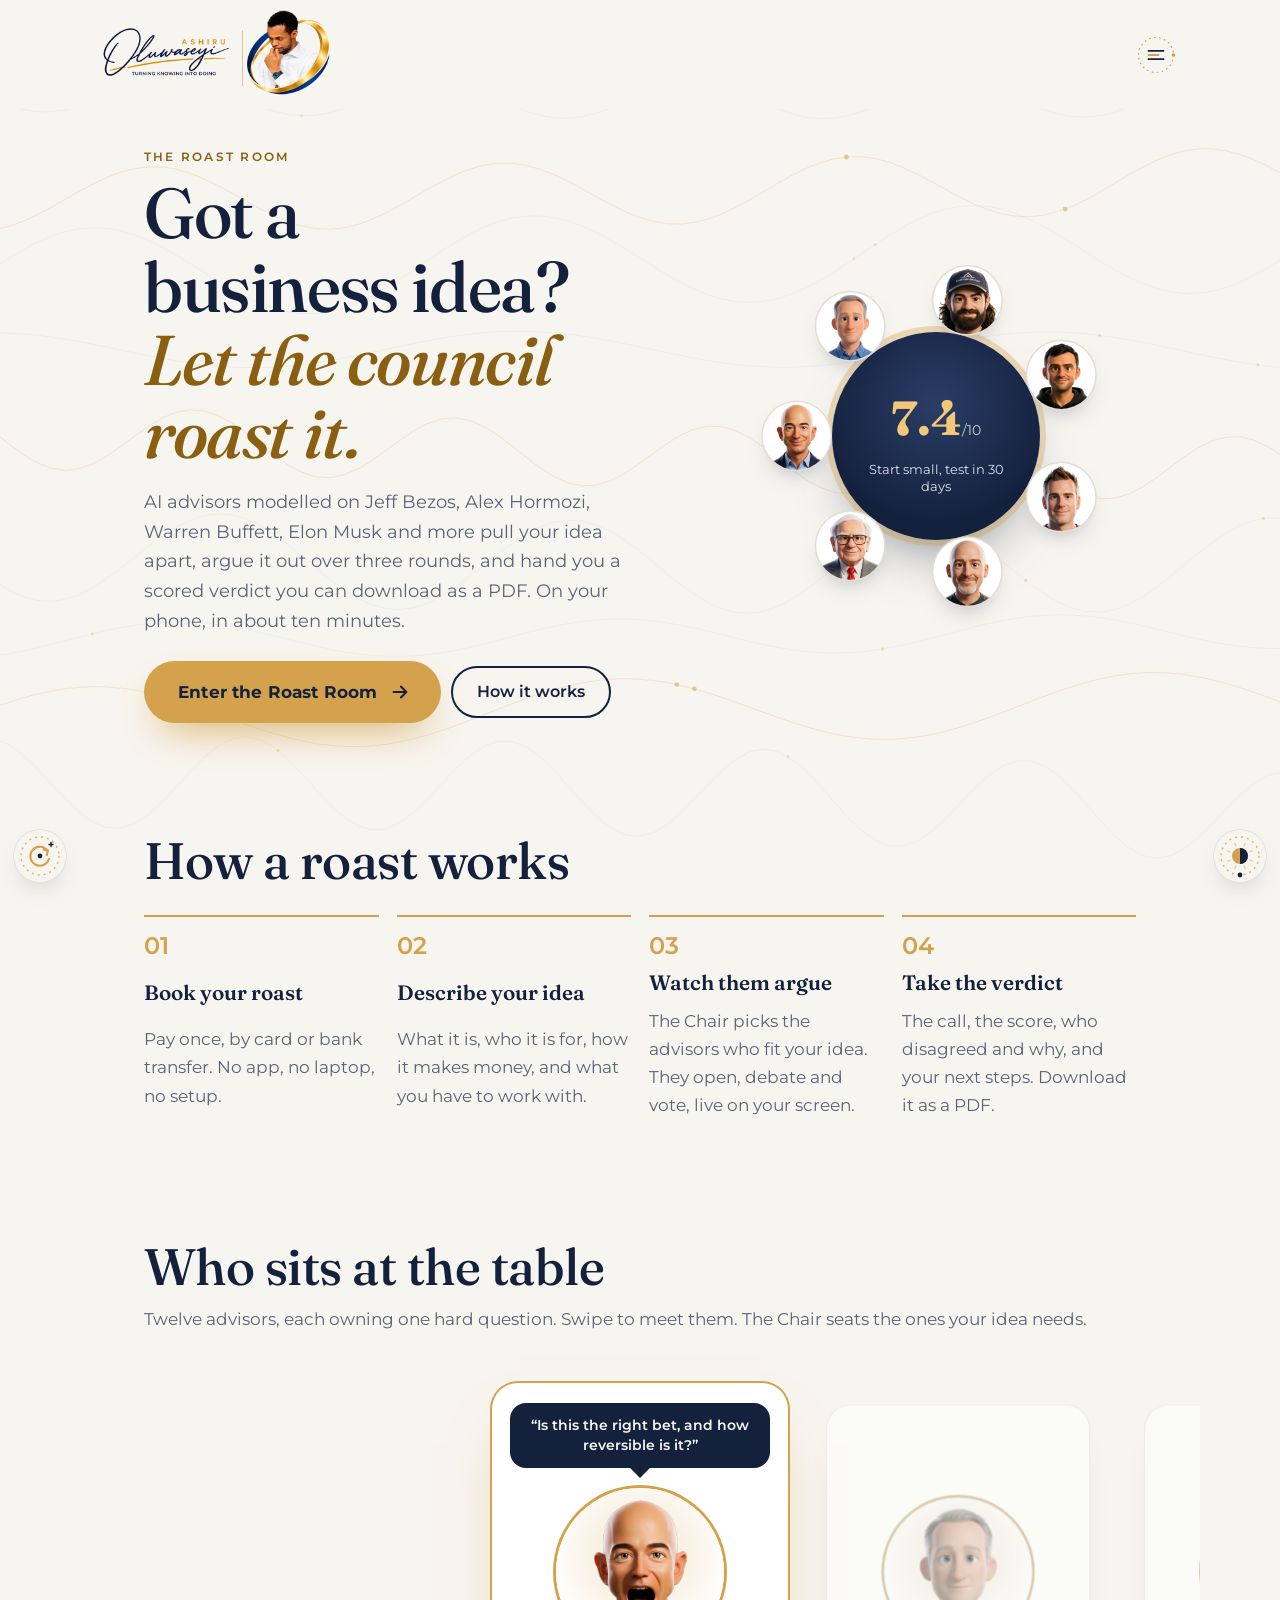
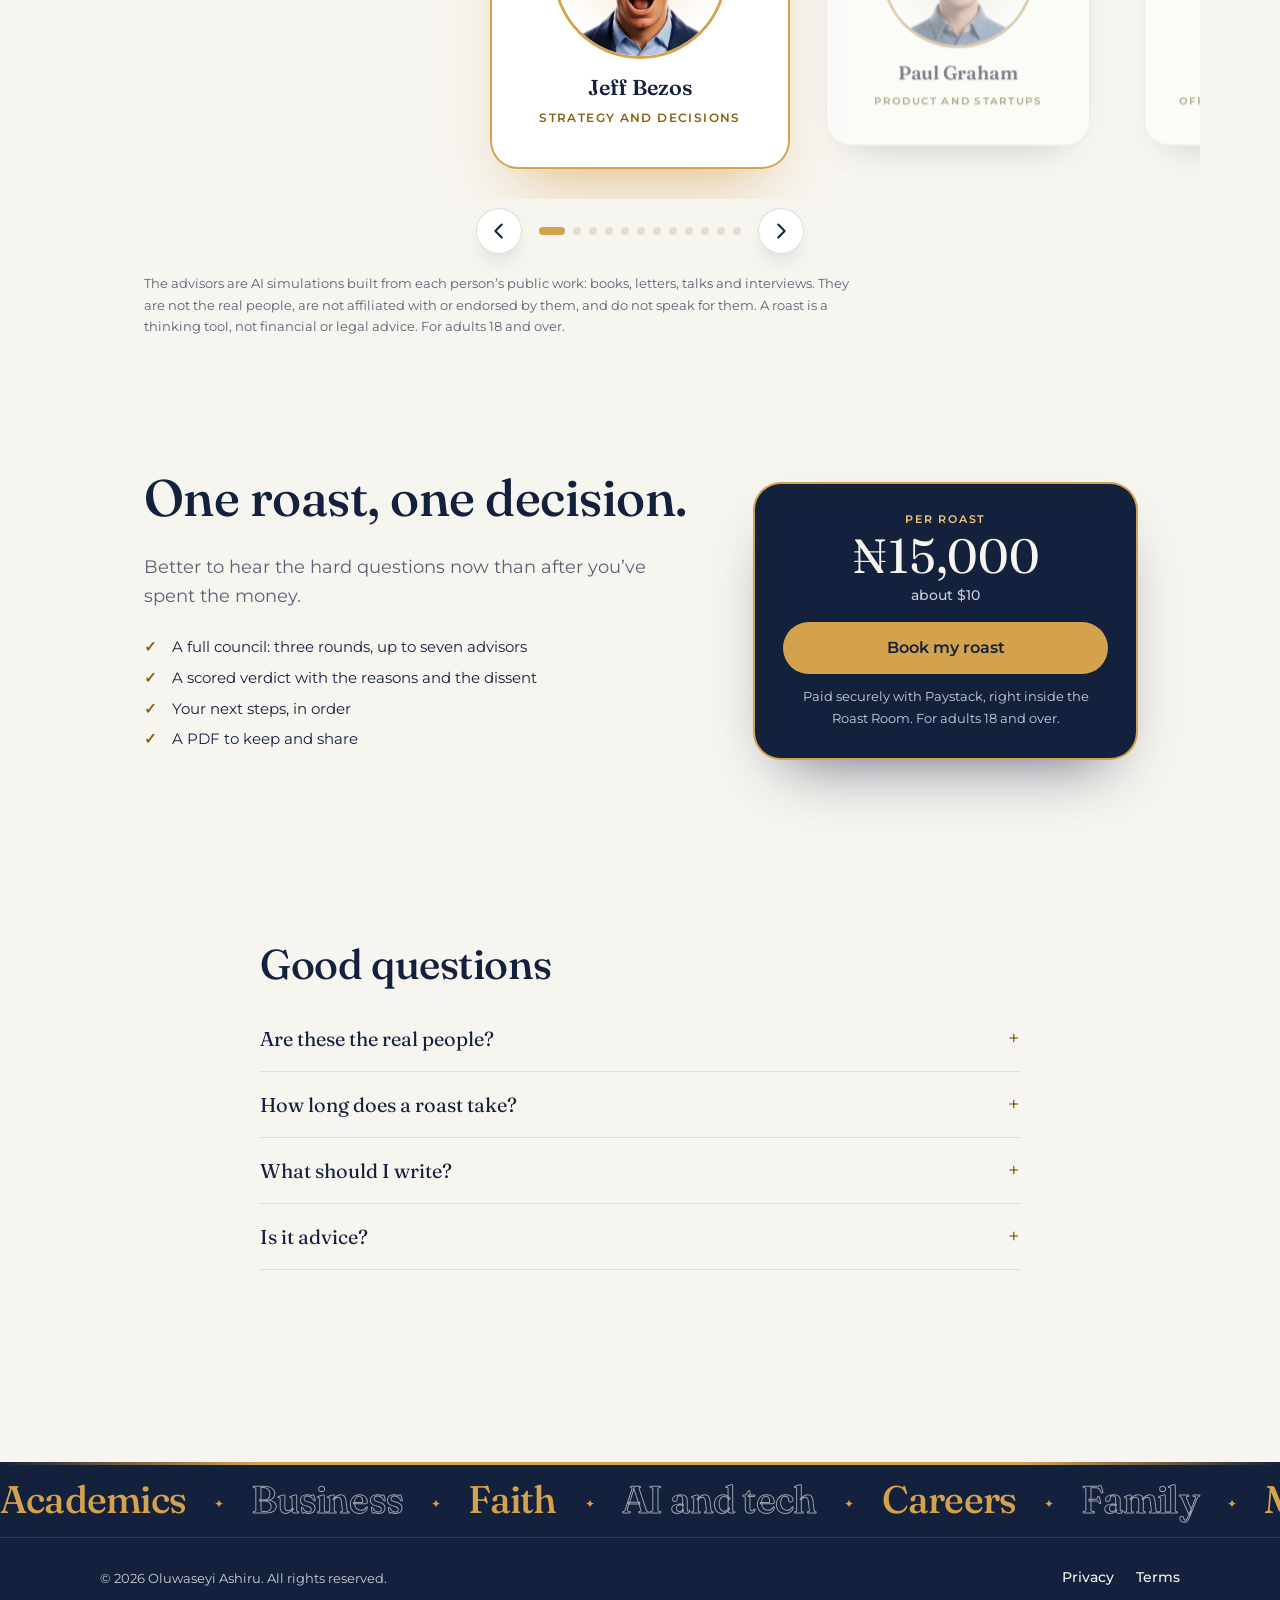
<file: roast.html>
<!doctype html>
<html lang="en">
<head>
<meta charset="utf-8">
<!-- Google Tag Manager -->
<script>(function(w,d,s,l,i){w[l]=w[l]||[];w[l].push({'gtm.start':new Date().getTime(),event:'gtm.js'});var f=d.getElementsByTagName(s)[0],j=d.createElement(s),dl=l!='dataLayer'?'&l='+l:'';j.async=true;j.src='https://www.googletagmanager.com/gtm.js?id='+i+dl;f.parentNode.insertBefore(j,f);})(window,document,'script','dataLayer','GTM-KQGC68Z4');
window.gtag=window.gtag||function(){dataLayer.push(arguments);};</script>
<!-- End Google Tag Manager -->
<!-- Meta Pixel -->
<script>!function(f,b,e,v,n,t,s){if(f.fbq)return;n=f.fbq=function(){n.callMethod?n.callMethod.apply(n,arguments):n.queue.push(arguments)};if(!f._fbq)f._fbq=n;n.push=n;n.loaded=!0;n.version='2.0';n.queue=[];t=b.createElement(e);t.async=!0;t.src=v;s=b.getElementsByTagName(e)[0];s.parentNode.insertBefore(t,s)}(window,document,'script','https://connect.facebook.net/en_US/fbevents.js');
fbq('init','1614499843810747');fbq('track','PageView');</script>
<!-- End Meta Pixel -->
<meta name="viewport" content="width=device-width, initial-scale=1, viewport-fit=cover">
<title>The Roast Room</title>
<meta name="claude:viewport-fit-sides" content="cover">
<meta name="description" content="Got a business idea? A council of AI advisors modelled on famous founders and investors roasts it and hands you a scored verdict and a PDF.">
<link rel="canonical" href="https://oluwaseyiashiru.com/roast.html">
<meta name="robots" content="index, follow, max-image-preview:large">
<meta name="author" content="Oluwaseyi Ashiru">
<meta property="og:type" content="article">
<meta property="og:site_name" content="Oluwaseyi Ashiru">
<meta property="og:locale" content="en_GB">
<meta property="og:url" content="https://oluwaseyiashiru.com/roast.html">
<meta property="og:title" content="The Roast Room — Oluwaseyi Ashiru">
<meta property="og:description" content="Got a business idea? A council of AI advisors modelled on famous founders and investors roasts it and hands you a scored verdict and a PDF.">
<meta property="og:image" content="https://oluwaseyiashiru.com/assets/img/og-image.jpg?v=20261128a">
<meta property="og:image:width" content="1200">
<meta property="og:image:height" content="630">
<meta property="og:image:alt" content="Oluwaseyi Ashiru — Turning Knowing into Doing">
<meta name="twitter:card" content="summary_large_image">
<meta name="twitter:title" content="The Roast Room — Oluwaseyi Ashiru">
<meta name="twitter:description" content="Got a business idea? A council of AI advisors modelled on famous founders and investors roasts it and hands you a scored verdict and a PDF.">
<meta name="twitter:image" content="https://oluwaseyiashiru.com/assets/img/og-image.jpg?v=20261128a">
<meta name="theme-color" content="#14213D">
<meta name="apple-mobile-web-app-capable" content="yes">
<meta name="mobile-web-app-capable" content="yes">
<meta name="apple-mobile-web-app-title" content="Roast Room">
<link rel="icon" type="image/png" sizes="32x32" href="assets/img/favicon-32.png?v=2">
<link rel="manifest" href="app-roast.webmanifest?v=2">
<link rel="apple-touch-icon" href="assets/img/apple-touch-icon.png?v=3">
<script>(function(){var d=document.documentElement,m;try{m=localStorage.getItem('oa-theme');}catch(e){}if(m!=='dark'&&m!=='light'){d.classList.add('is-auto');m=matchMedia('(prefers-color-scheme: dark)').matches?'dark':'light';}d.setAttribute('data-theme',m);if(m==='dark')d.classList.add('is-dark');})();</script>
<link rel="preconnect" href="https://fonts.googleapis.com">
<link rel="preconnect" href="https://fonts.gstatic.com" crossorigin>
<link href="https://fonts.googleapis.com/css2?family=Fraunces:opsz,wght@9..144,400;9..144,500;9..144,600&family=Montserrat:wght@400;500;600&display=swap" rel="stylesheet">
<link rel="stylesheet" href="assets/css/site.css?v=20261031a">
<link rel="stylesheet" href="assets/css/commit2.css?v=20261031a">
<link rel="stylesheet" href="assets/css/speak.css?v=20261031a">
<link rel="stylesheet" href="assets/css/roast.css?v=20261031a">
</head>
<body class="inner">
<!-- Google Tag Manager (noscript) -->
<noscript><iframe src="https://www.googletagmanager.com/ns.html?id=GTM-KQGC68Z4" height="0" width="0" style="display:none;visibility:hidden"></iframe></noscript>
<!-- End Google Tag Manager (noscript) -->
<noscript><img height="1" width="1" style="display:none" alt="" src="https://www.facebook.com/tr?id=1614499843810747&amp;ev=PageView&amp;noscript=1"></noscript>
<canvas class="threads" aria-hidden="true"></canvas>

<header class="top">
  <div class="wrap top-row">
    <a class="home-link" href="./" aria-label="Oluwaseyi Ashiru, home"><img class="logo-day" src="assets/img/logo-photo-full.webp?v=20261128a" width="720" height="280" alt="Oluwaseyi Ashiru — Turning Knowing into Doing"><img class="logo-night" src="assets/img/logo-night-full.webp?v=20261128a" width="720" height="253" alt="Oluwaseyi Ashiru — Turning Knowing into Doing"></a>
    <div class="top-right">
    <button class="nav-orb" type="button" aria-expanded="false" aria-controls="site-nav" aria-label="Open navigation"><svg viewBox="0 0 48 48" aria-hidden="true"><circle class="o-ring" cx="24" cy="24" r="21"/><circle class="o-moon" cx="45" cy="24" r="2.2"/><path class="o-l1" d="M15 19h18"/><path class="o-l2" d="M15 24h12"/><path class="o-l3" d="M15 29h18"/></svg></button>
    <nav aria-label="Main" id="site-nav" class="nav-sheet">
      <ol class="ns-list">
        <li><a href="./"><span class="ns-n">01</span><span class="ns-t">Home</span><span class="ns-d">Where the knowledge runs</span></a></li>
        <li class="ns-g"><button type="button" class="ns-gb" aria-expanded="false"><span class="ns-n">02</span><span class="ns-t">Act on it</span><span class="ns-d">Your free first step, and the next level</span><span class="ns-chev" aria-hidden="true"></span></button>
          <ul class="ns-sub"><li><a href="start.html"><span class="ns-st">Start</span><span class="ns-sd">Find your one thing, free</span></a></li><li><a href="commit.html"><span class="ns-st">Next level</span><span class="ns-sd">The $1 commitment, Deeper Systems, Inner Circle</span></a></li></ul></li>
        <li><a href="roast.html" aria-current="page"><span class="ns-n">03</span><span class="ns-t">Roast Room</span><span class="ns-d">Get your business idea roasted</span></a></li>
        <li><a href="dothis/"><span class="ns-n">04</span><span class="ns-t">DO THIS</span><span class="ns-d">The live execution experience · free</span></a></li>
        <li class="ns-g"><button type="button" class="ns-gb" aria-expanded="false"><span class="ns-n">05</span><span class="ns-t">Meet Oluwaseyi</span><span class="ns-d">Speaking, his story, and how to reach him</span><span class="ns-chev" aria-hidden="true"></span></button>
          <ul class="ns-sub"><li><a href="speak.html"><span class="ns-st">Speaking</span><span class="ns-sd">Book Oluwaseyi for your event</span></a></li><li><a href="about.html"><span class="ns-st">About and contact</span><span class="ns-sd">His story, the USE method, talk to him</span></a></li></ul></li>
      </ol>
      <p class="ns-quote">“What you put to work, works for you.” <span>— Oluwaseyi Ashiru</span></p>
    </nav>
    </div>
  </div>
</header>

<main class="inner-main">
  <section class="rr-hero">
    <div class="wrap rr-hero-grid">
      <div>
        <p class="n-kick">The Roast Room</p>
        <h1>Got a business idea?<br><em>Let the council roast it.</em></h1>
        <p class="sp-lede">AI advisors modelled on Jeff Bezos, Alex Hormozi, Warren Buffett, Elon Musk and more pull your idea apart, argue it out over three rounds, and hand you a scored verdict you can download as a PDF. On your phone, in about ten minutes.</p>
        <div class="sp-actions"><a class="btn-alive rr-book" href="roast-room/"><span class="ba-shine" aria-hidden="true"></span><span class="ba-text">Enter the Roast Room</span><svg class="ba-arrow" viewBox="0 0 24 24" aria-hidden="true"><path d="M5 12h13M13 6l6 6-6 6"/></svg></a><a class="btn btn-line" href="#how">How it works</a><button class="install-app" type="button" data-install hidden><svg viewBox="0 0 24 24" aria-hidden="true"><rect x="6" y="2.5" width="12" height="19" rx="3"/><path d="M12 8v7M9 12.5l3 3 3-3"/></svg><span>Install the app</span></button></div>
      </div>
      <div class="rt" aria-hidden="true">
        <div class="rt-table"><span class="rt-score"><b id="rt-n">7.4</b><small>/10</small></span><span class="rt-call" id="rt-call">Start small, test in 30 days</span></div>
        <span class="rt-seat s0"><img src="roast-room/portraits/bezos-base.webp" alt=""></span><span class="rt-seat s1"><img src="roast-room/portraits/graham-base.webp" alt=""></span><span class="rt-seat s2"><img src="roast-room/portraits/hormozi-base.webp" alt=""></span><span class="rt-seat s3"><img src="roast-room/portraits/garyvee-base.webp" alt=""></span><span class="rt-seat s4"><img src="roast-room/portraits/martell-base.webp" alt=""></span><span class="rt-seat s5"><img src="roast-room/portraits/wickman-base.webp" alt=""></span><span class="rt-seat s6"><img src="roast-room/portraits/buffett-base.webp" alt=""></span>
        
        <p class="rt-bubble" id="rt-bubble">Who pays first, and how much?</p>
      </div>
    </div>
  </section>

  <section class="rr-how" id="how" aria-labelledby="how-title">
    <div class="wrap">
      <h2 id="how-title">How a roast works</h2>
      <ol class="rr-steps">
        <li><b>Book your roast</b><span>Pay once, by card or bank transfer. No app, no laptop, no setup.</span></li>
        <li><b>Describe your idea</b><span>What it is, who it is for, how it makes money, and what you have to work with.</span></li>
        <li><b>Watch them argue</b><span>The Chair picks the advisors who fit your idea. They open, debate and vote, live on your screen.</span></li>
        <li><b>Take the verdict</b><span>The call, the score, who disagreed and why, and your next steps. Download it as a PDF.</span></li>
      </ol>
    </div>
  </section>

  <section class="rr-council" aria-labelledby="council-title">
    <div class="wrap">
      <h2 id="council-title">Who sits at the table</h2>
      <p class="sp-hint">Twelve advisors, each owning one hard question. Swipe to meet them. The Chair seats the ones your idea needs.</p>
      <div class="deck" id="deck">
        <ul class="dk-track" id="dk-track" tabindex="0" aria-label="The twelve advisors. Swipe to see each one."><li class="dk-card" data-k="bezos"><div class="dk-face"><img class="dk-img base" src="roast-room/portraits/bezos-base.webp" alt="" loading="lazy" width="320" height="320"><img class="dk-img open" src="roast-room/portraits/bezos-open.webp" alt="" loading="lazy"><img class="dk-img mid" src="roast-room/portraits/bezos-mid.webp" alt="" loading="lazy"><img class="dk-img blink" src="roast-room/portraits/bezos-blink.webp" alt="" loading="lazy"></div><p class="dk-q">“Is this the right bet, and how reversible is it?”</p><b class="dk-name">Jeff Bezos</b><span class="dk-p">Strategy and decisions</span></li><li class="dk-card" data-k="graham"><div class="dk-face"><img class="dk-img base" src="roast-room/portraits/graham-base.webp" alt="" loading="lazy" width="320" height="320"><img class="dk-img open" src="roast-room/portraits/graham-open.webp" alt="" loading="lazy"><img class="dk-img mid" src="roast-room/portraits/graham-mid.webp" alt="" loading="lazy"><img class="dk-img blink" src="roast-room/portraits/graham-blink.webp" alt="" loading="lazy"></div><p class="dk-q">“Do people actually want this, and is it growing?”</p><b class="dk-name">Paul Graham</b><span class="dk-p">Product and startups</span></li><li class="dk-card" data-k="hormozi"><div class="dk-face"><img class="dk-img base" src="roast-room/portraits/hormozi-base.webp" alt="" loading="lazy" width="320" height="320"><img class="dk-img open" src="roast-room/portraits/hormozi-open.webp" alt="" loading="lazy"><img class="dk-img mid" src="roast-room/portraits/hormozi-mid.webp" alt="" loading="lazy"><img class="dk-img blink" src="roast-room/portraits/hormozi-blink.webp" alt="" loading="lazy"></div><p class="dk-q">“Will people pay, how much, and how do we close?”</p><b class="dk-name">Alex Hormozi</b><span class="dk-p">Offers, pricing and sales</span></li><li class="dk-card" data-k="garyvee"><div class="dk-face"><img class="dk-img base" src="roast-room/portraits/garyvee-base.webp" alt="" loading="lazy" width="320" height="320"><img class="dk-img open" src="roast-room/portraits/garyvee-open.webp" alt="" loading="lazy"><img class="dk-img mid" src="roast-room/portraits/garyvee-mid.webp" alt="" loading="lazy"><img class="dk-img blink" src="roast-room/portraits/garyvee-blink.webp" alt="" loading="lazy"></div><p class="dk-q">“Where does the attention come from?”</p><b class="dk-name">Gary Vaynerchuk</b><span class="dk-p">Marketing and attention</span></li><li class="dk-card" data-k="martell"><div class="dk-face"><img class="dk-img base" src="roast-room/portraits/martell-base.webp" alt="" loading="lazy" width="320" height="320"><img class="dk-img open" src="roast-room/portraits/martell-open.webp" alt="" loading="lazy"><img class="dk-img mid" src="roast-room/portraits/martell-mid.webp" alt="" loading="lazy"><img class="dk-img blink" src="roast-room/portraits/martell-blink.webp" alt="" loading="lazy"></div><p class="dk-q">“Who does this, and what does it cost your calendar?”</p><b class="dk-name">Dan Martell</b><span class="dk-p">People, hiring and founder time</span></li><li class="dk-card" data-k="wickman"><div class="dk-face"><img class="dk-img base" src="roast-room/portraits/wickman-base.webp" alt="" loading="lazy" width="320" height="320"><img class="dk-img open" src="roast-room/portraits/wickman-open.webp" alt="" loading="lazy"><img class="dk-img mid" src="roast-room/portraits/wickman-mid.webp" alt="" loading="lazy"><img class="dk-img blink" src="roast-room/portraits/wickman-blink.webp" alt="" loading="lazy"></div><p class="dk-q">“Can the business run this without you holding it together?”</p><b class="dk-name">Gino Wickman</b><span class="dk-p">Operations and scaling</span></li><li class="dk-card" data-k="buffett"><div class="dk-face"><img class="dk-img base" src="roast-room/portraits/buffett-base.webp" alt="" loading="lazy" width="320" height="320"><img class="dk-img open" src="roast-room/portraits/buffett-open.webp" alt="" loading="lazy"><img class="dk-img mid" src="roast-room/portraits/buffett-mid.webp" alt="" loading="lazy"><img class="dk-img blink" src="roast-room/portraits/buffett-blink.webp" alt="" loading="lazy"></div><p class="dk-q">“What does it do to cash, risk and long-term value?”</p><b class="dk-name">Warren Buffett</b><span class="dk-p">Money and capital</span></li><li class="dk-card" data-k="naval"><div class="dk-face"><img class="dk-img base" src="roast-room/portraits/naval-base.webp" alt="" loading="lazy" width="320" height="320"><img class="dk-img open" src="roast-room/portraits/naval-open.webp" alt="" loading="lazy"><img class="dk-img mid" src="roast-room/portraits/naval-mid.webp" alt="" loading="lazy"><img class="dk-img blink" src="roast-room/portraits/naval-blink.webp" alt="" loading="lazy"></div><p class="dk-q">“Does this build something you own, or rent out your time?”</p><b class="dk-name">Naval Ravikant</b><span class="dk-p">Leverage and wealth</span></li><li class="dk-card" data-k="sanchez"><div class="dk-face"><img class="dk-img base" src="roast-room/portraits/sanchez-base.webp" alt="" loading="lazy" width="320" height="320"><img class="dk-img open" src="roast-room/portraits/sanchez-open.webp" alt="" loading="lazy"><img class="dk-img mid" src="roast-room/portraits/sanchez-mid.webp" alt="" loading="lazy"><img class="dk-img blink" src="roast-room/portraits/sanchez-blink.webp" alt="" loading="lazy"></div><p class="dk-q">“Should you build this, or buy something that already works?”</p><b class="dk-name">Codie Sanchez</b><span class="dk-p">Buying small businesses</span></li><li class="dk-card" data-k="leila"><div class="dk-face"><img class="dk-img base" src="roast-room/portraits/leila-base.webp" alt="" loading="lazy" width="320" height="320"><img class="dk-img open" src="roast-room/portraits/leila-open.webp" alt="" loading="lazy"><img class="dk-img mid" src="roast-room/portraits/leila-mid.webp" alt="" loading="lazy"><img class="dk-img blink" src="roast-room/portraits/leila-blink.webp" alt="" loading="lazy"></div><p class="dk-q">“Can your team carry this, and who has to change?”</p><b class="dk-name">Leila Hormozi</b><span class="dk-p">Leadership and teams</span></li><li class="dk-card" data-k="blakely"><div class="dk-face"><img class="dk-img base" src="roast-room/portraits/blakely-base.webp" alt="" loading="lazy" width="320" height="320"><img class="dk-img open" src="roast-room/portraits/blakely-open.webp" alt="" loading="lazy"><img class="dk-img mid" src="roast-room/portraits/blakely-mid.webp" alt="" loading="lazy"><img class="dk-img blink" src="roast-room/portraits/blakely-blink.webp" alt="" loading="lazy"></div><p class="dk-q">“Will customers love it enough to sell it for you?”</p><b class="dk-name">Sara Blakely</b><span class="dk-p">Consumer brand from zero</span></li><li class="dk-card" data-k="musk"><div class="dk-face"><img class="dk-img base" src="roast-room/portraits/musk-base.webp" alt="" loading="lazy" width="320" height="320"><img class="dk-img open" src="roast-room/portraits/musk-open.webp" alt="" loading="lazy"><img class="dk-img mid" src="roast-room/portraits/musk-mid.webp" alt="" loading="lazy"><img class="dk-img blink" src="roast-room/portraits/musk-blink.webp" alt="" loading="lazy"></div><p class="dk-q">“What is the real constraint, and can we build it faster?”</p><b class="dk-name">Elon Musk</b><span class="dk-p">First principles and speed</span></li></ul>
      </div>
      <div class="dk-nav"><button class="dk-arrow prev" type="button" aria-label="Previous advisor"><svg viewBox="0 0 24 24"><path d="M15 5l-7 7 7 7"/></svg></button><div class="dk-dots" id="dk-dots"></div><button class="dk-arrow next" type="button" aria-label="Next advisor"><svg viewBox="0 0 24 24"><path d="M9 5l7 7-7 7"/></svg></button></div>
      <p class="rr-fine">The advisors are AI simulations built from each person’s public work: books, letters, talks and interviews. They are not the real people, are not affiliated with or endorsed by them, and do not speak for them. A roast is a thinking tool, not financial or legal advice. For adults 18 and over.</p>
    </div>
  </section>

  <section class="rr-price" id="price" aria-labelledby="price-title">
    <div class="wrap rr-price-grid">
      <div>
        <h2 id="price-title">One roast, one decision.</h2>
        <p class="sp-lede">Better to hear the hard questions now than after you’ve spent the money.</p>
        <ul class="o-list rr-get"><li>A full council: three rounds, up to seven advisors</li><li>A scored verdict with the reasons and the dissent</li><li>Your next steps, in order</li><li>A PDF to keep and share</li></ul>
      </div>
      <div class="rr-ticket">
        <p class="t-k">Per roast</p>
        <p class="rr-amt">₦15,000 <small>about $10</small></p>
        <a class="btn btn-gold" id="rr-pay" href="roast-room/">Book my roast</a>
        <p class="rr-note" id="rr-note">Paid securely with Paystack, right inside the Roast Room. For adults 18 and over.</p>
      </div>
    </div>
  </section>

  <section class="n-faq rr-faq" aria-labelledby="faq-title">
    <h2 id="faq-title">Good questions</h2>
    <details><summary>Are these the real people?</summary><p>No. Each advisor is an AI simulation built from that person’s public work: books, letters, talks and interviews. They are not the people and do not speak for them.</p></details>
    <details><summary>How long does a roast take?</summary><p>About five to ten minutes. Keep the page open while the council works. If you close it by mistake, open the same page again and your roast picks up.</p></details>
    <details><summary>What should I write?</summary><p>The idea in one line, who it is for, how it makes money, what you have (cash, time, team), your deadline, and which way you are leaning. The more you give, the sharper the roast.</p></details>
    <details><summary>Is it advice?</summary><p>It is a structured second opinion to help you think. For legal, tax or investment decisions, speak to a professional.</p></details>
  </section>
</main>

<footer class="foot" aria-label="Site footer">
  <div class="marquee m-big" aria-hidden="true"><div class="m-track"><span>Academics</span><span>Business</span><span>Faith</span><span>AI and tech</span><span>Careers</span><span>Family</span><span>Money</span><span>Health</span><span>Creative work</span><span>Skills and trades</span><span>Leadership</span><span>Academics</span><span>Business</span><span>Faith</span><span>AI and tech</span><span>Careers</span><span>Family</span><span>Money</span><span>Health</span><span>Creative work</span><span>Skills and trades</span><span>Leadership</span></div></div>
  <div class="wrap foot-row">
    <p class="foot-small">© <span id="year">2026</span> Oluwaseyi Ashiru. All rights reserved.</p>
    <nav class="foot-links" aria-label="Legal"><a href="privacy.html">Privacy</a><a href="terms.html">Terms</a></nav>
  </div>
</footer>

<script src="assets/js/config.js?v=20261128b"></script>
<script src="assets/js/track.js?v=20261101b"></script>
<script src="assets/js/core.js?v=20261031a"></script>
<script src="assets/js/roast.js?v=20261031a"></script>
</body>
</html>
</file>
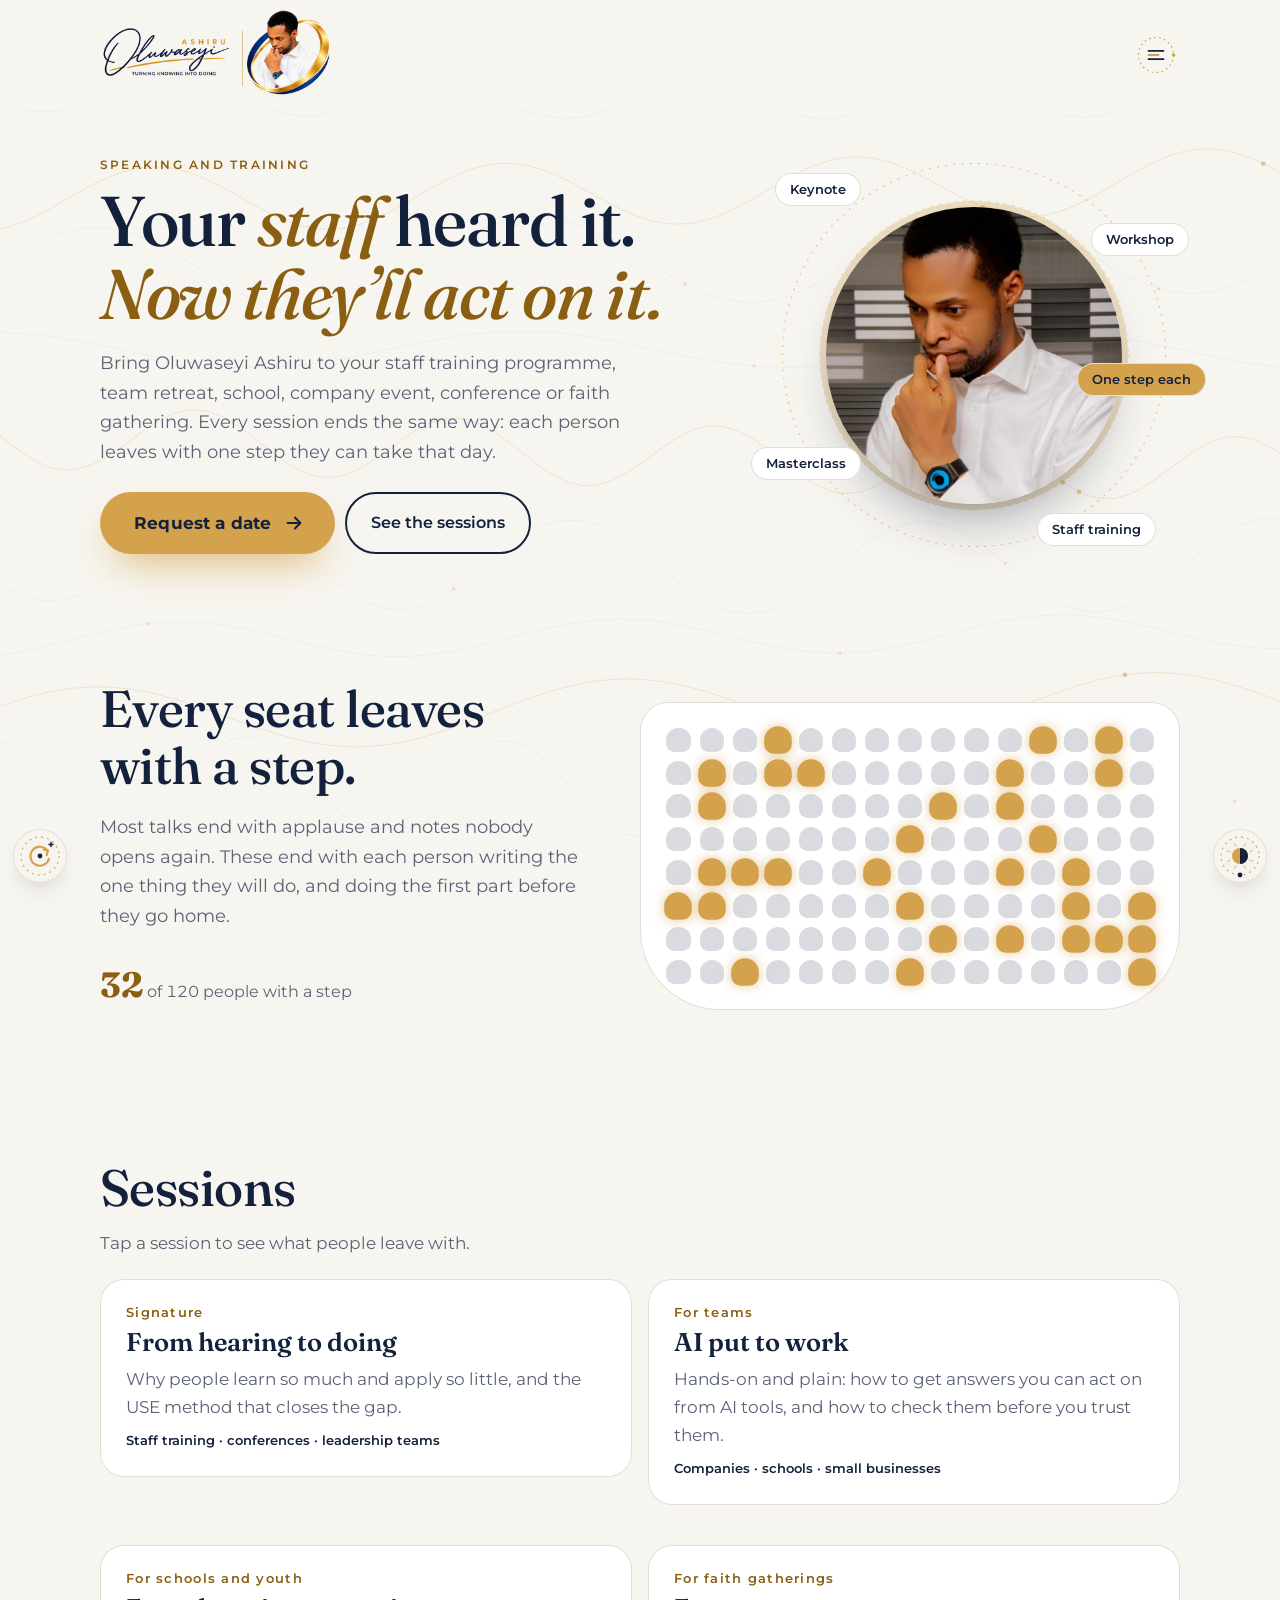
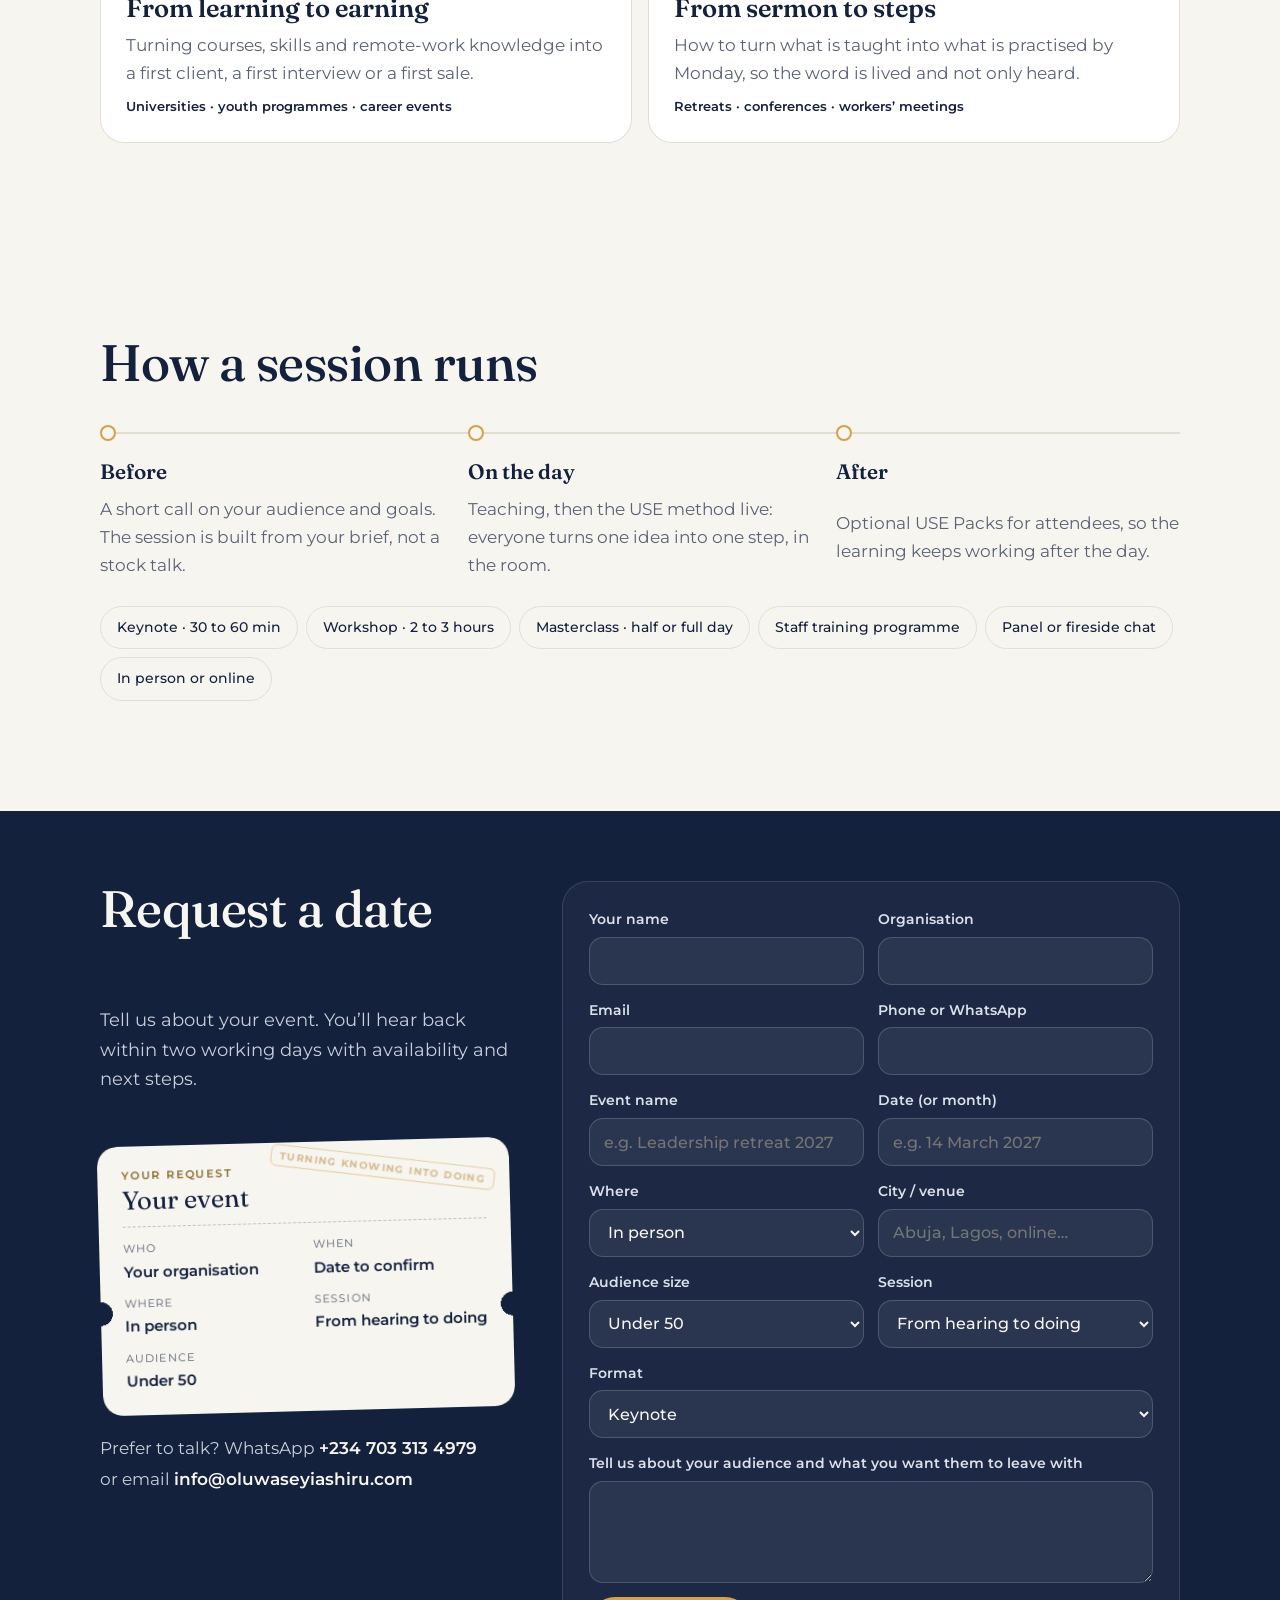
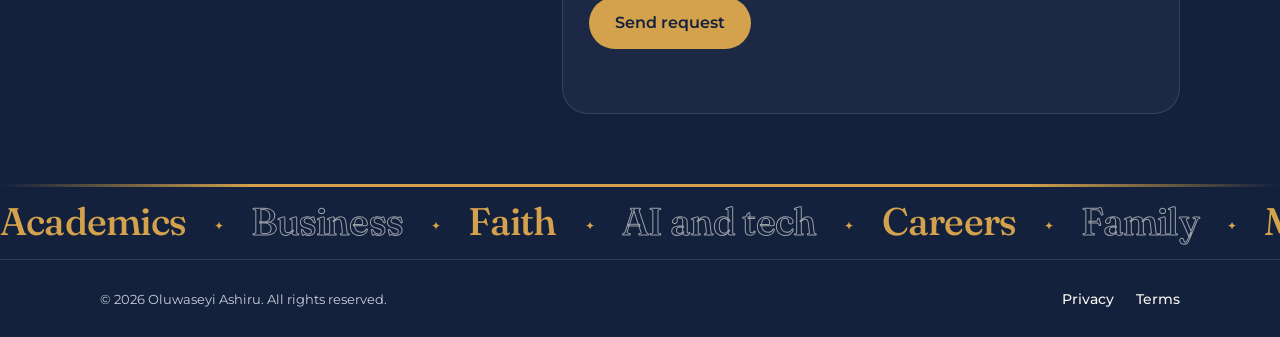
<file: speak.html>
<!doctype html>
<html lang="en">
<head>
<meta charset="utf-8">
<!-- Google Tag Manager -->
<script>(function(w,d,s,l,i){w[l]=w[l]||[];w[l].push({'gtm.start':new Date().getTime(),event:'gtm.js'});var f=d.getElementsByTagName(s)[0],j=d.createElement(s),dl=l!='dataLayer'?'&l='+l:'';j.async=true;j.src='https://www.googletagmanager.com/gtm.js?id='+i+dl;f.parentNode.insertBefore(j,f);})(window,document,'script','dataLayer','GTM-KQGC68Z4');
window.gtag=window.gtag||function(){dataLayer.push(arguments);};</script>
<!-- End Google Tag Manager -->
<!-- Meta Pixel -->
<script>!function(f,b,e,v,n,t,s){if(f.fbq)return;n=f.fbq=function(){n.callMethod?n.callMethod.apply(n,arguments):n.queue.push(arguments)};if(!f._fbq)f._fbq=n;n.push=n;n.loaded=!0;n.version='2.0';n.queue=[];t=b.createElement(e);t.async=!0;t.src=v;s=b.getElementsByTagName(e)[0];s.parentNode.insertBefore(t,s)}(window,document,'script','https://connect.facebook.net/en_US/fbevents.js');
fbq('init','1614499843810747');fbq('track','PageView');</script>
<!-- End Meta Pixel -->
<meta name="viewport" content="width=device-width, initial-scale=1, viewport-fit=cover">
<title>Book Oluwaseyi Ashiru to Speak</title>
<meta name="claude:viewport-fit-sides" content="cover">
<meta name="description" content="Invite Oluwaseyi Ashiru to speak: keynotes and workshops where every person leaves with one step they can take the same day.">
<link rel="canonical" href="https://oluwaseyiashiru.com/speak.html">
<meta name="robots" content="index, follow, max-image-preview:large">
<meta name="author" content="Oluwaseyi Ashiru">
<meta property="og:type" content="article">
<meta property="og:site_name" content="Oluwaseyi Ashiru">
<meta property="og:locale" content="en_GB">
<meta property="og:url" content="https://oluwaseyiashiru.com/speak.html">
<meta property="og:title" content="Book Oluwaseyi Ashiru to Speak">
<meta property="og:description" content="Invite Oluwaseyi Ashiru to speak: keynotes and workshops where every person leaves with one step they can take the same day.">
<meta property="og:image" content="https://oluwaseyiashiru.com/assets/img/og-image.jpg?v=20261128a">
<meta property="og:image:width" content="1200">
<meta property="og:image:height" content="630">
<meta property="og:image:alt" content="Oluwaseyi Ashiru — Turning Knowing into Doing">
<meta name="twitter:card" content="summary_large_image">
<meta name="twitter:title" content="Book Oluwaseyi Ashiru to Speak">
<meta name="twitter:description" content="Invite Oluwaseyi Ashiru to speak: keynotes and workshops where every person leaves with one step they can take the same day.">
<meta name="twitter:image" content="https://oluwaseyiashiru.com/assets/img/og-image.jpg?v=20261128a">
<meta name="theme-color" content="#14213D">
<meta name="apple-mobile-web-app-capable" content="yes">
<meta name="mobile-web-app-capable" content="yes">
<meta name="apple-mobile-web-app-title" content="Oluwaseyi Ashiru">
<link rel="icon" type="image/png" sizes="32x32" href="assets/img/favicon-32.png?v=2">
<link rel="manifest" href="app-start.webmanifest?v=2">
<link rel="apple-touch-icon" href="assets/img/apple-touch-icon.png?v=3">
<script>(function(){var d=document.documentElement,m;try{m=localStorage.getItem('oa-theme');}catch(e){}if(m!=='dark'&&m!=='light'){d.classList.add('is-auto');m=matchMedia('(prefers-color-scheme: dark)').matches?'dark':'light';}d.setAttribute('data-theme',m);if(m==='dark')d.classList.add('is-dark');})();</script>
<link rel="preconnect" href="https://fonts.googleapis.com">
<link rel="preconnect" href="https://fonts.gstatic.com" crossorigin>
<link href="https://fonts.googleapis.com/css2?family=Fraunces:opsz,wght@9..144,400;9..144,500;9..144,600&family=Montserrat:wght@400;500;600&display=swap" rel="stylesheet">
<link rel="stylesheet" href="assets/css/site.css?v=20261031a">
<link rel="stylesheet" href="assets/css/commit2.css?v=20261031a">
<link rel="stylesheet" href="assets/css/speak.css?v=20261031a">
</head>
<body class="inner">
<!-- Google Tag Manager (noscript) -->
<noscript><iframe src="https://www.googletagmanager.com/ns.html?id=GTM-KQGC68Z4" height="0" width="0" style="display:none;visibility:hidden"></iframe></noscript>
<!-- End Google Tag Manager (noscript) -->
<noscript><img height="1" width="1" style="display:none" alt="" src="https://www.facebook.com/tr?id=1614499843810747&amp;ev=PageView&amp;noscript=1"></noscript>
<canvas class="threads" aria-hidden="true"></canvas>

<header class="top">
  <div class="wrap top-row">
    <a class="home-link" href="./" aria-label="Oluwaseyi Ashiru, home"><img class="logo-day" src="assets/img/logo-photo-full.webp?v=20261128a" width="720" height="280" alt="Oluwaseyi Ashiru — Turning Knowing into Doing"><img class="logo-night" src="assets/img/logo-night-full.webp?v=20261128a" width="720" height="253" alt="Oluwaseyi Ashiru — Turning Knowing into Doing"></a>
    <div class="top-right">
    <button class="nav-orb" type="button" aria-expanded="false" aria-controls="site-nav" aria-label="Open navigation"><svg viewBox="0 0 48 48" aria-hidden="true"><circle class="o-ring" cx="24" cy="24" r="21"/><circle class="o-moon" cx="45" cy="24" r="2.2"/><path class="o-l1" d="M15 19h18"/><path class="o-l2" d="M15 24h12"/><path class="o-l3" d="M15 29h18"/></svg></button>
    <nav aria-label="Main" id="site-nav" class="nav-sheet">
      <ol class="ns-list">
        <li><a href="./"><span class="ns-n">01</span><span class="ns-t">Home</span><span class="ns-d">Where the knowledge runs</span></a></li>
        <li class="ns-g"><button type="button" class="ns-gb" aria-expanded="false"><span class="ns-n">02</span><span class="ns-t">Act on it</span><span class="ns-d">Your free first step, and the next level</span><span class="ns-chev" aria-hidden="true"></span></button>
          <ul class="ns-sub"><li><a href="start.html"><span class="ns-st">Start</span><span class="ns-sd">Find your one thing, free</span></a></li><li><a href="commit.html"><span class="ns-st">Next level</span><span class="ns-sd">The $1 commitment, Deeper Systems, Inner Circle</span></a></li></ul></li>
        <li><a href="roast.html"><span class="ns-n">03</span><span class="ns-t">Roast Room</span><span class="ns-d">Get your business idea roasted</span></a></li>
        <li><a href="dothis/"><span class="ns-n">04</span><span class="ns-t">DO THIS</span><span class="ns-d">The live execution experience · free</span></a></li>
        <li class="ns-g open"><button type="button" class="ns-gb" aria-expanded="true"><span class="ns-n">05</span><span class="ns-t">Meet Oluwaseyi</span><span class="ns-d">Speaking, his story, and how to reach him</span><span class="ns-chev" aria-hidden="true"></span></button>
          <ul class="ns-sub"><li><a href="speak.html" aria-current="page"><span class="ns-st">Speaking</span><span class="ns-sd">Book Oluwaseyi for your event</span></a></li><li><a href="about.html"><span class="ns-st">About and contact</span><span class="ns-sd">His story, the USE method, talk to him</span></a></li></ul></li>
      </ol>
      <p class="ns-quote">“What you put to work, works for you.” <span>— Oluwaseyi Ashiru</span></p>
    </nav>
    </div>
  </div>
</header>

<main class="inner-main">
  <section class="sp-hero">
    <div class="wrap sp-hero-grid">
      <div class="sp-hero-copy">
        <p class="n-kick">Speaking and training</p>
        <h1>Your <span class="sp-who" id="sp-who">staff</span> heard it.<br><em>Now they’ll act on it.</em></h1>
        <p class="sp-lede">Bring Oluwaseyi Ashiru to your staff training programme, team retreat, school, company event, conference or faith gathering. Every session ends the same way: each person leaves with one step they can take that day.</p>
        <div class="sp-actions"><a class="btn-alive" href="#book"><span class="ba-shine" aria-hidden="true"></span><span class="ba-text">Request a date</span><svg class="ba-arrow" viewBox="0 0 24 24" aria-hidden="true"><path d="M5 12h13M13 6l6 6-6 6"/></svg></a><a class="btn btn-line" href="#topics">See the sessions</a></div>
      </div>
      <div class="sp-stage" id="sp-stage" aria-hidden="true">
        <svg class="sp-orbit" viewBox="0 0 400 400"><circle cx="200" cy="200" r="186"/><circle cx="200" cy="200" r="150"/></svg>
        <div class="sp-photo"><img src="assets/img/portrait.webp" width="880" height="1232" alt=""></div>
        <span class="sp-chip c1">Keynote</span><span class="sp-chip c2">Workshop</span><span class="sp-chip c3">Masterclass</span><span class="sp-chip c4">Staff training</span><span class="sp-chip c5">One step each</span>
      </div>
    </div>
  </section>

  <section class="sp-room" aria-labelledby="room-title">
    <div class="wrap sp-room-grid">
      <div>
        <h2 id="room-title">Every seat leaves with a step.</h2>
        <p class="sp-lede">Most talks end with applause and notes nobody opens again. These end with each person writing the one thing they will do, and doing the first part before they go home.</p>
        <p class="sp-count"><b id="sp-n">0</b> of <span id="sp-total">120</span> people with a step</p>
      </div>
      <div class="sp-seats" id="sp-seats" aria-hidden="true"></div>
    </div>
  </section>

  <section class="sp-topics" id="topics" aria-labelledby="topics-title">
    <div class="wrap">
      <h2 id="topics-title">Sessions</h2>
      <p class="sp-hint">Tap a session to see what people leave with.</p>
      <div class="sp-grid">
        <button class="sp-card" type="button"><span class="sp-face"><span class="sp-n">Signature</span><b>From hearing to doing</b><span class="sp-d">Why people learn so much and apply so little, and the USE method that closes the gap.</span><span class="sp-for">Staff training · conferences · leadership teams</span></span><span class="sp-back"><span class="sp-n">They leave with</span><b>One action, written with a day and a time, and the first part done in the room.</b></span></button>
        <button class="sp-card" type="button"><span class="sp-face"><span class="sp-n">For teams</span><b>AI put to work</b><span class="sp-d">Hands-on and plain: how to get answers you can act on from AI tools, and how to check them before you trust them.</span><span class="sp-for">Companies · schools · small businesses</span></span><span class="sp-back"><span class="sp-n">They leave with</span><b>A prompt they’ve tested on their own work, and a way to check the answer.</b></span></button>
        <button class="sp-card" type="button"><span class="sp-face"><span class="sp-n">For schools and youth</span><b>From learning to earning</b><span class="sp-d">Turning courses, skills and remote-work knowledge into a first client, a first interview or a first sale.</span><span class="sp-for">Universities · youth programmes · career events</span></span><span class="sp-back"><span class="sp-n">They leave with</span><b>A one-line offer or CV headline, sent to one real person before the session ends.</b></span></button>
        <button class="sp-card" type="button"><span class="sp-face"><span class="sp-n">For faith gatherings</span><b>From sermon to steps</b><span class="sp-d">How to turn what is taught into what is practised by Monday, so the word is lived and not only heard.</span><span class="sp-for">Retreats · conferences · workers’ meetings</span></span><span class="sp-back"><span class="sp-n">They leave with</span><b>One practice for the week, a time to do it, and someone to tell when it’s done.</b></span></button>
      </div>
    </div>
  </section>

  <section class="sp-flow" aria-labelledby="flow-title">
    <div class="wrap">
      <h2 id="flow-title">How a session runs</h2>
      <ol class="sp-steps" id="sp-steps">
        <li><span class="sp-dot"></span><b>Before</b><span>A short call on your audience and goals. The session is built from your brief, not a stock talk.</span></li>
        <li><span class="sp-dot"></span><b>On the day</b><span>Teaching, then the USE method live: everyone turns one idea into one step, in the room.</span></li>
        <li><span class="sp-dot"></span><b>After</b><span>Optional USE Packs for attendees, so the learning keeps working after the day.</span></li>
      </ol>
      <ul class="sp-formats" aria-label="Formats"><li>Keynote · 30 to 60 min</li><li>Workshop · 2 to 3 hours</li><li>Masterclass · half or full day</li><li>Staff training programme</li><li>Panel or fireside chat</li><li>In person or online</li></ul>
    </div>
  </section>

  <section class="sp-book" id="book" aria-labelledby="book-title">
    <div class="wrap sp-book-grid">
      <div class="sp-book-side">
        <h2 id="book-title">Request a date</h2>
        <p class="sp-lede">Tell us about your event. You’ll hear back within two working days with availability and next steps.</p>
        <div class="ticket" aria-live="polite">
          <p class="t-k">Your request</p>
          <p class="t-title" id="t-event">Your event</p>
          <dl>
            <div><dt>Who</dt><dd id="t-org">Your organisation</dd></div>
            <div><dt>When</dt><dd id="t-date">Date to confirm</dd></div>
            <div><dt>Where</dt><dd id="t-where">In person</dd></div>
            <div><dt>Session</dt><dd id="t-topic">From hearing to doing</dd></div>
            <div><dt>Audience</dt><dd id="t-size">Under 50</dd></div>
          </dl>
          <span class="t-stamp">Turning Knowing into Doing</span>
        </div>
        <p class="sp-direct">Prefer to talk? WhatsApp <b>+234 703 313 4979</b><br>or email <b>info@oluwaseyiashiru.com</b></p>
      </div>
      <form class="sp-form" id="sp-form" novalidate>
        <div class="sp-row"><label>Your name<input id="f-name" name="name" required autocomplete="name"></label><label>Organisation<input id="f-org" name="org" required></label></div>
        <div class="sp-row"><label>Email<input id="f-email" name="email" type="email" required autocomplete="email"></label><label>Phone or WhatsApp<input id="f-phone" name="phone" type="tel" autocomplete="tel"></label></div>
        <div class="sp-row"><label>Event name<input id="f-event" name="event" placeholder="e.g. Leadership retreat 2027"></label><label>Date (or month)<input id="f-date" name="date" placeholder="e.g. 14 March 2027"></label></div>
        <div class="sp-row"><label>Where<select id="f-where" name="where"><option>In person</option><option>Online</option><option>Not decided yet</option></select></label><label>City / venue<input id="f-city" name="city" placeholder="Abuja, Lagos, online…"></label></div>
        <div class="sp-row"><label>Audience size<select id="f-size" name="size"><option>Under 50</option><option>50 to 200</option><option>200 to 1,000</option><option>Over 1,000</option></select></label><label>Session<select id="f-topic" name="topic"><option>From hearing to doing</option><option>AI put to work</option><option>From learning to earning</option><option>From sermon to steps</option><option>Staff training programme</option><option>Something custom</option></select></label></div>
        <label>Format<select id="f-format" name="format"><option>Keynote</option><option>Workshop</option><option>Masterclass</option><option>Staff training programme</option><option>Panel or fireside chat</option></select></label>
        <label>Tell us about your audience and what you want them to leave with<textarea id="f-brief" name="brief" rows="4"></textarea></label>
        <input class="hp" name="website" tabindex="-1" autocomplete="off" aria-hidden="true">
        <button class="btn btn-gold" type="submit">Send request</button>
        <p class="sp-msg" id="sp-msg" role="status"></p>
      </form>
    </div>
  </section>
</main>

<footer class="foot" aria-label="Site footer">
  <div class="marquee m-big" aria-hidden="true"><div class="m-track"><span>Academics</span><span>Business</span><span>Faith</span><span>AI and tech</span><span>Careers</span><span>Family</span><span>Money</span><span>Health</span><span>Creative work</span><span>Skills and trades</span><span>Leadership</span><span>Academics</span><span>Business</span><span>Faith</span><span>AI and tech</span><span>Careers</span><span>Family</span><span>Money</span><span>Health</span><span>Creative work</span><span>Skills and trades</span><span>Leadership</span></div></div>
  <div class="wrap foot-row">
    <p class="foot-small">© <span id="year">2026</span> Oluwaseyi Ashiru. All rights reserved.</p>
    <nav class="foot-links" aria-label="Legal"><a href="privacy.html">Privacy</a><a href="terms.html">Terms</a></nav>
  </div>
</footer>

<script src="assets/js/config.js?v=20261128b"></script>
<script src="assets/js/track.js?v=20261101b"></script>
<script src="assets/js/core.js?v=20261031a"></script>
<script src="assets/js/speak.js?v=20261101a"></script>
</body>
</html>
</file>
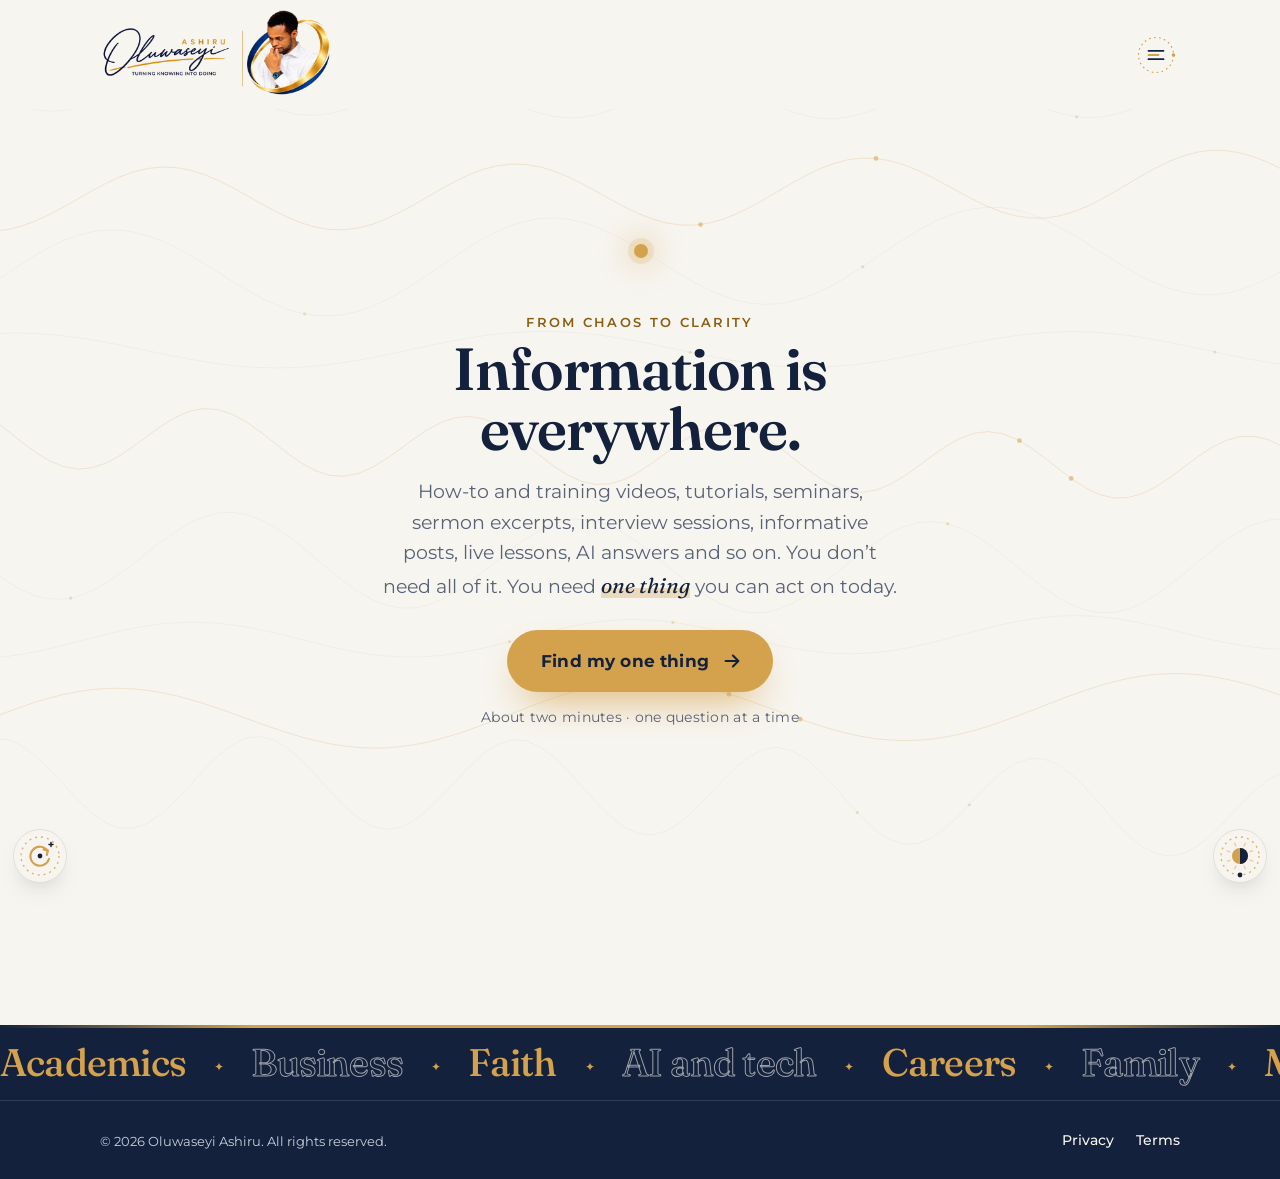
<file: start.html>
<!doctype html>
<html lang="en">
<head>
<meta charset="utf-8">
<!-- Google Tag Manager -->
<script>(function(w,d,s,l,i){w[l]=w[l]||[];w[l].push({'gtm.start':new Date().getTime(),event:'gtm.js'});var f=d.getElementsByTagName(s)[0],j=d.createElement(s),dl=l!='dataLayer'?'&l='+l:'';j.async=true;j.src='https://www.googletagmanager.com/gtm.js?id='+i+dl;f.parentNode.insertBefore(j,f);})(window,document,'script','dataLayer','GTM-KQGC68Z4');
window.gtag=window.gtag||function(){dataLayer.push(arguments);};</script>
<!-- End Google Tag Manager -->
<!-- Meta Pixel -->
<script>!function(f,b,e,v,n,t,s){if(f.fbq)return;n=f.fbq=function(){n.callMethod?n.callMethod.apply(n,arguments):n.queue.push(arguments)};if(!f._fbq)f._fbq=n;n.push=n;n.loaded=!0;n.version='2.0';n.queue=[];t=b.createElement(e);t.async=!0;t.src=v;s=b.getElementsByTagName(e)[0];s.parentNode.insertBefore(t,s)}(window,document,'script','https://connect.facebook.net/en_US/fbevents.js');
fbq('init','1614499843810747');fbq('track','PageView');</script>
<!-- End Meta Pixel -->
<meta name="viewport" content="width=device-width, initial-scale=1, viewport-fit=cover">
<title>Act On It</title>
<meta name="claude:viewport-fit-sides" content="cover">
<meta name="description" content="Information is everywhere. Bring one thing you learned, and leave with the one step you can take today.">
<link rel="canonical" href="https://oluwaseyiashiru.com/start.html">
<meta name="robots" content="index, follow, max-image-preview:large">
<meta name="author" content="Oluwaseyi Ashiru">
<meta property="og:type" content="article">
<meta property="og:site_name" content="Oluwaseyi Ashiru">
<meta property="og:locale" content="en_GB">
<meta property="og:url" content="https://oluwaseyiashiru.com/start.html">
<meta property="og:title" content="Act On It — Oluwaseyi Ashiru">
<meta property="og:description" content="Information is everywhere. Bring one thing you learned, and leave with the one step you can take today.">
<meta property="og:image" content="https://oluwaseyiashiru.com/assets/img/og-image.jpg?v=20261128a">
<meta property="og:image:width" content="1200">
<meta property="og:image:height" content="630">
<meta property="og:image:alt" content="Oluwaseyi Ashiru — Turning Knowing into Doing">
<meta name="twitter:card" content="summary_large_image">
<meta name="twitter:title" content="Act On It — Oluwaseyi Ashiru">
<meta name="twitter:description" content="Information is everywhere. Bring one thing you learned, and leave with the one step you can take today.">
<meta name="twitter:image" content="https://oluwaseyiashiru.com/assets/img/og-image.jpg?v=20261128a">
<meta name="theme-color" content="#14213D">
<meta name="apple-mobile-web-app-capable" content="yes">
<meta name="mobile-web-app-capable" content="yes">
<meta name="apple-mobile-web-app-title" content="Oluwaseyi Ashiru">
<link rel="icon" type="image/png" sizes="32x32" href="assets/img/favicon-32.png?v=2">
<link rel="manifest" href="app-start.webmanifest?v=2">
<link rel="apple-touch-icon" href="assets/img/apple-touch-icon.png?v=3">
<script>(function(){var d=document.documentElement,m;try{m=localStorage.getItem('oa-theme');}catch(e){}if(m!=='dark'&&m!=='light'){d.classList.add('is-auto');m=matchMedia('(prefers-color-scheme: dark)').matches?'dark':'light';}d.setAttribute('data-theme',m);if(m==='dark')d.classList.add('is-dark');})();</script>
<link rel="preconnect" href="https://fonts.googleapis.com">
<link rel="preconnect" href="https://fonts.gstatic.com" crossorigin>
<link href="https://fonts.googleapis.com/css2?family=Fraunces:opsz,wght@9..144,400;9..144,500;9..144,600&family=Montserrat:wght@400;500;600&display=swap" rel="stylesheet">
<link rel="stylesheet" href="assets/css/site.css?v=20261031a">
<link rel="stylesheet" href="assets/css/start.css?v=20261031a">
</head>
<body class="inner">
<!-- Google Tag Manager (noscript) -->
<noscript><iframe src="https://www.googletagmanager.com/ns.html?id=GTM-KQGC68Z4" height="0" width="0" style="display:none;visibility:hidden"></iframe></noscript>
<!-- End Google Tag Manager (noscript) -->
<noscript><img height="1" width="1" style="display:none" alt="" src="https://www.facebook.com/tr?id=1614499843810747&amp;ev=PageView&amp;noscript=1"></noscript>
<canvas class="threads" aria-hidden="true"></canvas>

<header class="top">
  <div class="wrap top-row">
    <a class="home-link" href="./" aria-label="Oluwaseyi Ashiru, home"><img class="logo-day" src="assets/img/logo-photo-full.webp?v=20261128a" width="720" height="280" alt="Oluwaseyi Ashiru — Turning Knowing into Doing"><img class="logo-night" src="assets/img/logo-night-full.webp?v=20261128a" width="720" height="253" alt="Oluwaseyi Ashiru — Turning Knowing into Doing"></a>
    <div class="top-right">
    <button class="nav-orb" type="button" aria-expanded="false" aria-controls="site-nav" aria-label="Open navigation"><svg viewBox="0 0 48 48" aria-hidden="true"><circle class="o-ring" cx="24" cy="24" r="21"/><circle class="o-moon" cx="45" cy="24" r="2.2"/><path class="o-l1" d="M15 19h18"/><path class="o-l2" d="M15 24h12"/><path class="o-l3" d="M15 29h18"/></svg></button>
    <nav aria-label="Main" id="site-nav" class="nav-sheet">
      <ol class="ns-list">
        <li><a href="./"><span class="ns-n">01</span><span class="ns-t">Home</span><span class="ns-d">Where the knowledge runs</span></a></li>
        <li class="ns-g open"><button type="button" class="ns-gb" aria-expanded="true"><span class="ns-n">02</span><span class="ns-t">Act on it</span><span class="ns-d">Your free first step, and the next level</span><span class="ns-chev" aria-hidden="true"></span></button>
          <ul class="ns-sub"><li><a href="start.html" aria-current="page"><span class="ns-st">Start</span><span class="ns-sd">Find your one thing, free</span></a></li><li><a href="commit.html"><span class="ns-st">Next level</span><span class="ns-sd">The $1 commitment, Deeper Systems, Inner Circle</span></a></li></ul></li>
        <li><a href="roast.html"><span class="ns-n">03</span><span class="ns-t">Roast Room</span><span class="ns-d">Get your business idea roasted</span></a></li>
        <li><a href="dothis/"><span class="ns-n">04</span><span class="ns-t">DO THIS</span><span class="ns-d">The live execution experience · free</span></a></li>
        <li class="ns-g"><button type="button" class="ns-gb" aria-expanded="false"><span class="ns-n">05</span><span class="ns-t">Meet Oluwaseyi</span><span class="ns-d">Speaking, his story, and how to reach him</span><span class="ns-chev" aria-hidden="true"></span></button>
          <ul class="ns-sub"><li><a href="speak.html"><span class="ns-st">Speaking</span><span class="ns-sd">Book Oluwaseyi for your event</span></a></li><li><a href="about.html"><span class="ns-st">About and contact</span><span class="ns-sd">His story, the USE method, talk to him</span></a></li></ul></li>
      </ol>
      <p class="ns-quote">“What you put to work, works for you.” <span>— Oluwaseyi Ashiru</span></p>
    </nav>
    </div>
  </div>
</header>

<main class="inner-main">
  <div class="wrap">

    <section class="wizard" id="wizard" aria-labelledby="intro-title">
      <div class="settle" id="settle" aria-hidden="true"></div>
      <div class="intro" id="intro">
        <span class="still-point" aria-hidden="true"><i></i><i></i><i></i></span>
        <p class="intro-kick">From chaos to clarity</p>
        <h1 class="intro-title" id="intro-title">Information is everywhere.</h1>
        <p class="intro-lede">How-to and training videos, tutorials, seminars, sermon excerpts, interview sessions, informative posts, live lessons, AI answers and so on. You don’t need all of it. You need <em>one thing</em> you can act on today.</p>
        <button class="btn-alive intro-go" type="button" id="intro-go"><span class="ba-shine" aria-hidden="true"></span><span class="ba-text">Find my one thing</span><svg class="ba-arrow" viewBox="0 0 24 24" aria-hidden="true"><path d="M5 12h13M13 6l6 6-6 6"/></svg></button>
        <p class="intro-note">About two minutes · one question at a time</p>
        <button class="install-app" type="button" data-install hidden><svg viewBox="0 0 24 24" aria-hidden="true"><rect x="6" y="2.5" width="12" height="19" rx="3"/><path d="M12 8v7M9 12.5l3 3 3-3"/></svg><span>Install the app</span></button>
      </div>
      <div class="wiz-head" hidden>
        <ol class="calm-dots" id="calm-dots" aria-hidden="true"></ol>
        <p class="wiz-count" id="wiz-count"></p>
      </div>

      <div class="resume" id="resume" hidden>
        <p>Your last entry is saved on this device.</p>
        <div class="resume-actions"><button class="btn btn-line" id="resume-btn" type="button">See it</button><button class="btn btn-ghost" id="fresh-entry" type="button">Start a new one</button></div>
      </div>

      <form id="wiz-form" novalidate hidden>
        <div class="q-stage" id="q-stage"></div>
        <p class="q-error" id="q-error" role="alert" hidden></p>
        <div class="wiz-nav">
          <button class="btn btn-ghost" type="button" id="back" hidden>Back</button>
          <button class="btn btn-solid" type="submit" id="next">Next</button>
        </div>
      </form>
    </section>

    <section class="result" id="result" hidden aria-labelledby="card-title">
      <div class="result-top"><button class="new-entry" type="button" id="new-entry">＋ New entry</button></div>
      <div class="forming" id="forming" aria-hidden="true"></div>
      <article class="ucard" id="ucard" tabindex="-1">
        <p class="u-source" id="u-source"></p>
        <h1 class="u-title" id="card-title"></h1>
        <div class="u-first">
          <p class="u-first-label">Your one thing today</p>
          <p class="u-first-text" id="u-first"></p>
          <label class="done-check"><input type="checkbox" id="done"> <span>I've done it</span></label>
        </div>
        <p class="u-then">Then, one at a time:</p>
        <ol class="u-steps" id="u-steps"></ol>
        <p class="u-note" id="u-note"></p>
        <p class="u-sign"><img src="assets/img/icon-photo-sm.webp" width="160" height="161" alt=""> Now act on it.</p>
      </article>

      <section class="engine" id="engine" hidden aria-live="polite">
        <div class="engine-status"><span class="engine-orbit" aria-hidden="true"></span><p id="engine-msg"></p></div>
        <div class="fullpack" id="fullpack"></div>
        <a class="btn btn-gold" id="pdf-dl" hidden href="#">Download my USE Pack (PDF)</a>
      </section>

      <div class="after" id="after">
        <p class="after-done" id="after-done" hidden>That's point B. You moved.</p>
        <div class="after-actions">
          <a class="btn btn-gold" href="commit.html" id="to-commit">Take it to the next level</a>
          <button class="btn btn-line" type="button" id="copy">Copy my plan</button>
          <button class="btn btn-line" type="button" id="restart">Make another entry</button>
        </div>
        <p class="copy-msg" id="copy-msg" role="status"></p>
        <p class="saved-note">Your plan stays saved on this device, so you can come back to it.</p>
      </div>
    </section>

  </div>
</main>

<footer class="foot" aria-label="Site footer">
  <div class="marquee m-big" aria-hidden="true"><div class="m-track"><span>Academics</span><span>Business</span><span>Faith</span><span>AI and tech</span><span>Careers</span><span>Family</span><span>Money</span><span>Health</span><span>Creative work</span><span>Skills and trades</span><span>Leadership</span><span>Academics</span><span>Business</span><span>Faith</span><span>AI and tech</span><span>Careers</span><span>Family</span><span>Money</span><span>Health</span><span>Creative work</span><span>Skills and trades</span><span>Leadership</span></div></div>
  <div class="wrap foot-row">
    <p class="foot-small">© <span id="year">2026</span> Oluwaseyi Ashiru. All rights reserved.</p>
    <nav class="foot-links" aria-label="Legal"><a href="privacy.html">Privacy</a><a href="terms.html">Terms</a></nav>
  </div>
</footer>

<script src="assets/js/config.js?v=20261128b"></script>
<script src="assets/js/track.js?v=20261101b"></script>
<script src="assets/js/core.js?v=20261031a"></script>
<script src="assets/js/start.js?v=20261128c"></script>
</body>
</html>
</file>
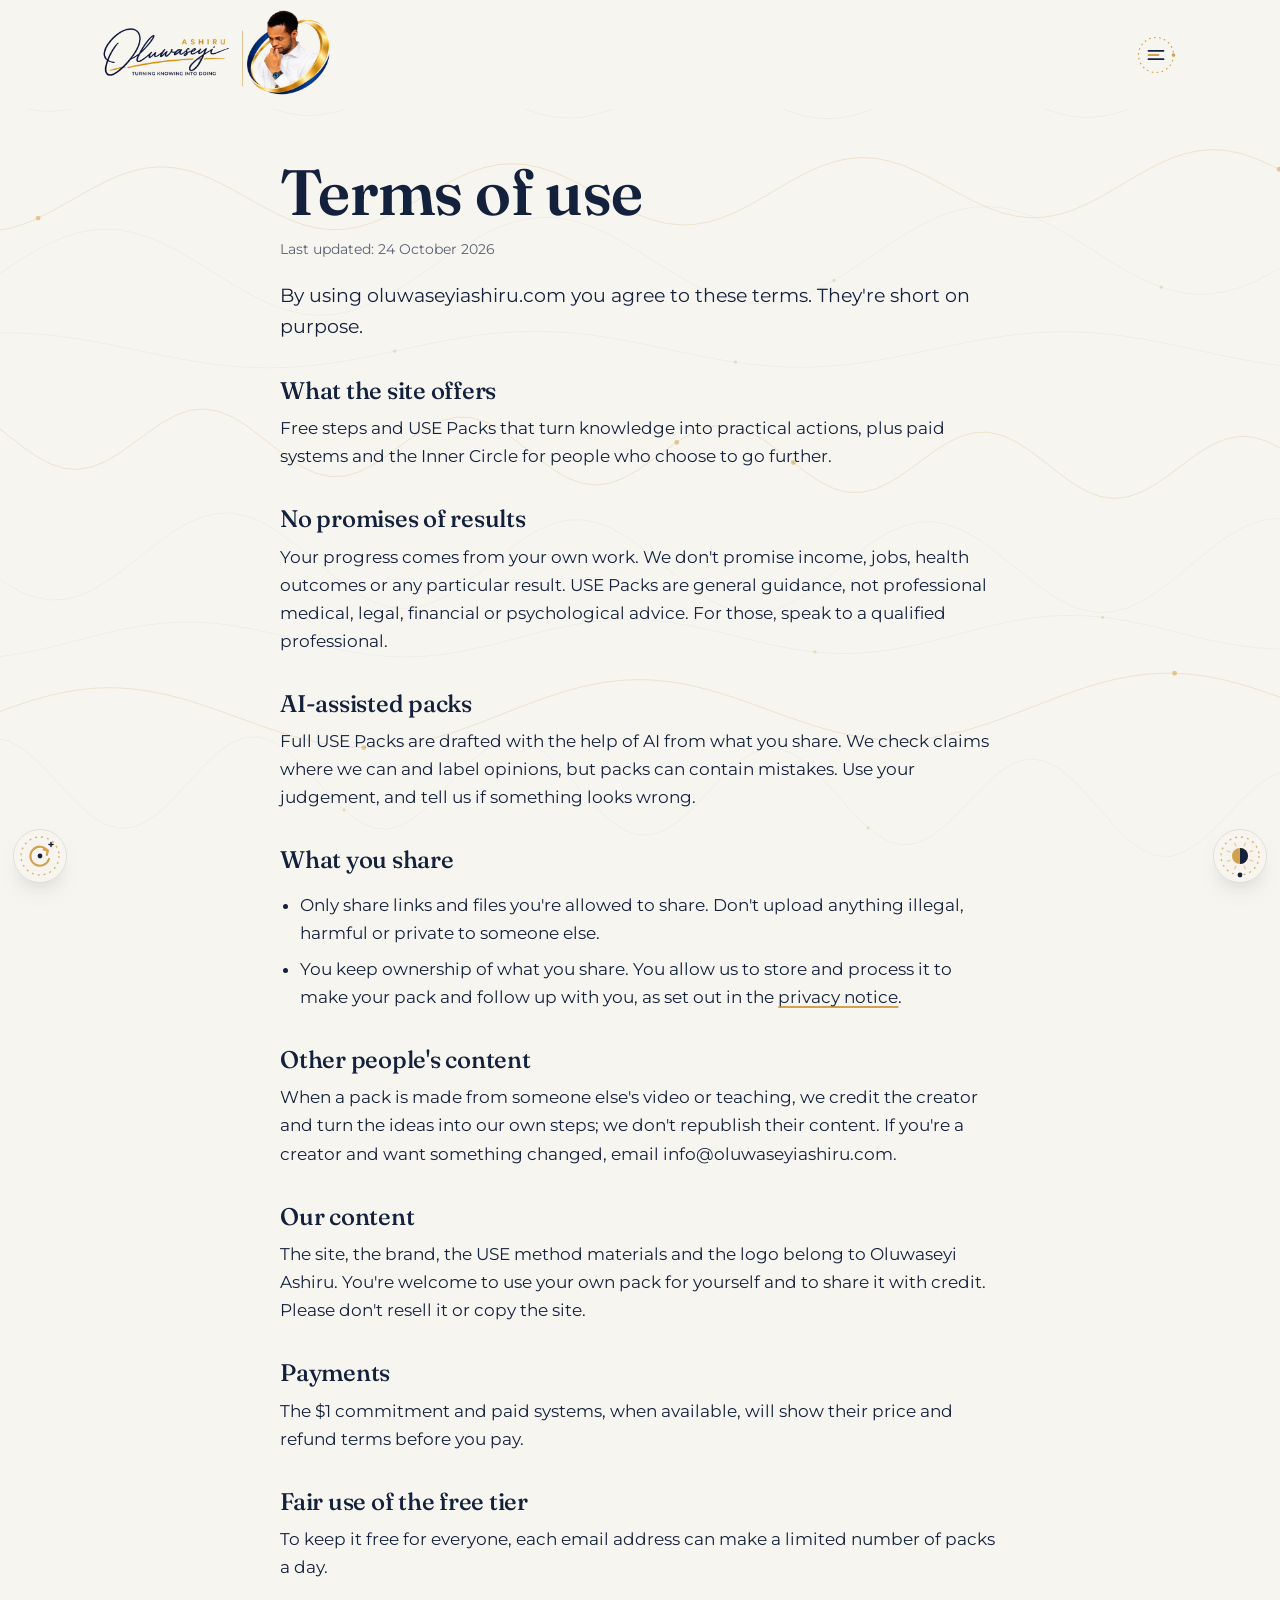
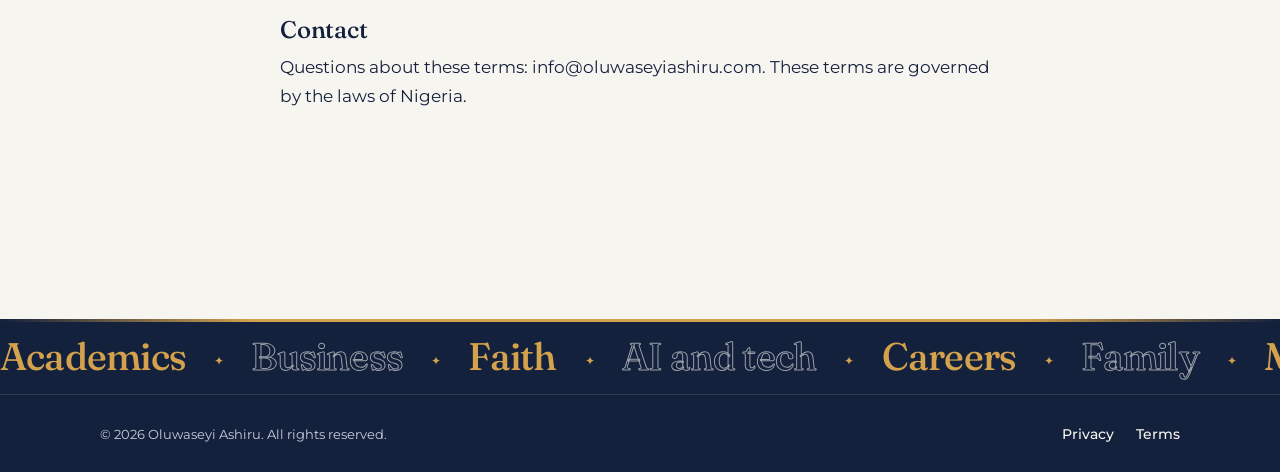
<file: terms.html>
<!doctype html>
<html lang="en">
<head>
<meta charset="utf-8">
<!-- Google Tag Manager -->
<script>(function(w,d,s,l,i){w[l]=w[l]||[];w[l].push({'gtm.start':new Date().getTime(),event:'gtm.js'});var f=d.getElementsByTagName(s)[0],j=d.createElement(s),dl=l!='dataLayer'?'&l='+l:'';j.async=true;j.src='https://www.googletagmanager.com/gtm.js?id='+i+dl;f.parentNode.insertBefore(j,f);})(window,document,'script','dataLayer','GTM-KQGC68Z4');
window.gtag=window.gtag||function(){dataLayer.push(arguments);};</script>
<!-- End Google Tag Manager -->
<!-- Meta Pixel -->
<script>!function(f,b,e,v,n,t,s){if(f.fbq)return;n=f.fbq=function(){n.callMethod?n.callMethod.apply(n,arguments):n.queue.push(arguments)};if(!f._fbq)f._fbq=n;n.push=n;n.loaded=!0;n.version='2.0';n.queue=[];t=b.createElement(e);t.async=!0;t.src=v;s=b.getElementsByTagName(e)[0];s.parentNode.insertBefore(t,s)}(window,document,'script','https://connect.facebook.net/en_US/fbevents.js');
fbq('init','1614499843810747');fbq('track','PageView');</script>
<!-- End Meta Pixel -->
<meta name="viewport" content="width=device-width, initial-scale=1, viewport-fit=cover">
<title>Terms of Use</title>
<meta name="claude:viewport-fit-sides" content="cover">
<meta name="description" content="The terms for using oluwaseyiashiru.com and its USE Packs.">
<link rel="canonical" href="https://oluwaseyiashiru.com/terms.html">
<meta name="robots" content="index, follow, max-image-preview:large">
<meta name="author" content="Oluwaseyi Ashiru">
<meta property="og:type" content="article">
<meta property="og:site_name" content="Oluwaseyi Ashiru">
<meta property="og:locale" content="en_GB">
<meta property="og:url" content="https://oluwaseyiashiru.com/terms.html">
<meta property="og:title" content="Terms of Use — Oluwaseyi Ashiru">
<meta property="og:description" content="The terms for using oluwaseyiashiru.com and its USE Packs.">
<meta property="og:image" content="https://oluwaseyiashiru.com/assets/img/og-image.jpg?v=20261128a">
<meta property="og:image:width" content="1200">
<meta property="og:image:height" content="630">
<meta property="og:image:alt" content="Oluwaseyi Ashiru — Turning Knowing into Doing">
<meta name="twitter:card" content="summary_large_image">
<meta name="twitter:title" content="Terms of Use — Oluwaseyi Ashiru">
<meta name="twitter:description" content="The terms for using oluwaseyiashiru.com and its USE Packs.">
<meta name="twitter:image" content="https://oluwaseyiashiru.com/assets/img/og-image.jpg?v=20261128a">
<meta name="theme-color" content="#14213D">
<meta name="apple-mobile-web-app-capable" content="yes">
<meta name="mobile-web-app-capable" content="yes">
<meta name="apple-mobile-web-app-title" content="Oluwaseyi Ashiru">
<link rel="icon" type="image/png" sizes="32x32" href="assets/img/favicon-32.png?v=2">
<link rel="manifest" href="app-start.webmanifest?v=2">
<link rel="apple-touch-icon" href="assets/img/apple-touch-icon.png?v=3">
<script>(function(){var d=document.documentElement,m;try{m=localStorage.getItem('oa-theme');}catch(e){}if(m!=='dark'&&m!=='light'){d.classList.add('is-auto');m=matchMedia('(prefers-color-scheme: dark)').matches?'dark':'light';}d.setAttribute('data-theme',m);if(m==='dark')d.classList.add('is-dark');})();</script>
<link rel="preconnect" href="https://fonts.googleapis.com">
<link rel="preconnect" href="https://fonts.gstatic.com" crossorigin>
<link href="https://fonts.googleapis.com/css2?family=Fraunces:opsz,wght@9..144,400;9..144,500;9..144,600&family=Montserrat:wght@400;500;600&display=swap" rel="stylesheet">
<link rel="stylesheet" href="assets/css/site.css?v=20261031a">
<link rel="stylesheet" href="assets/css/legal.css?v=20261031a">
</head>
<body class="inner">
<!-- Google Tag Manager (noscript) -->
<noscript><iframe src="https://www.googletagmanager.com/ns.html?id=GTM-KQGC68Z4" height="0" width="0" style="display:none;visibility:hidden"></iframe></noscript>
<!-- End Google Tag Manager (noscript) -->
<noscript><img height="1" width="1" style="display:none" alt="" src="https://www.facebook.com/tr?id=1614499843810747&amp;ev=PageView&amp;noscript=1"></noscript>
<canvas class="threads" aria-hidden="true"></canvas>

<header class="top">
  <div class="wrap top-row">
    <a class="home-link" href="./" aria-label="Oluwaseyi Ashiru, home"><img class="logo-day" src="assets/img/logo-photo-full.webp?v=20261128a" width="720" height="280" alt="Oluwaseyi Ashiru — Turning Knowing into Doing"><img class="logo-night" src="assets/img/logo-night-full.webp?v=20261128a" width="720" height="253" alt="Oluwaseyi Ashiru — Turning Knowing into Doing"></a>
    <div class="top-right">
    <button class="nav-orb" type="button" aria-expanded="false" aria-controls="site-nav" aria-label="Open navigation"><svg viewBox="0 0 48 48" aria-hidden="true"><circle class="o-ring" cx="24" cy="24" r="21"/><circle class="o-moon" cx="45" cy="24" r="2.2"/><path class="o-l1" d="M15 19h18"/><path class="o-l2" d="M15 24h12"/><path class="o-l3" d="M15 29h18"/></svg></button>
    <nav aria-label="Main" id="site-nav" class="nav-sheet">
      <ol class="ns-list">
        <li><a href="./"><span class="ns-n">01</span><span class="ns-t">Home</span><span class="ns-d">Where the knowledge runs</span></a></li>
        <li class="ns-g"><button type="button" class="ns-gb" aria-expanded="false"><span class="ns-n">02</span><span class="ns-t">Act on it</span><span class="ns-d">Your free first step, and the next level</span><span class="ns-chev" aria-hidden="true"></span></button>
          <ul class="ns-sub"><li><a href="start.html"><span class="ns-st">Start</span><span class="ns-sd">Find your one thing, free</span></a></li><li><a href="commit.html"><span class="ns-st">Next level</span><span class="ns-sd">The $1 commitment, Deeper Systems, Inner Circle</span></a></li></ul></li>
        <li><a href="roast.html"><span class="ns-n">03</span><span class="ns-t">Roast Room</span><span class="ns-d">Get your business idea roasted</span></a></li>
        <li><a href="dothis/"><span class="ns-n">04</span><span class="ns-t">DO THIS</span><span class="ns-d">The live execution experience · free</span></a></li>
        <li class="ns-g"><button type="button" class="ns-gb" aria-expanded="false"><span class="ns-n">05</span><span class="ns-t">Meet Oluwaseyi</span><span class="ns-d">Speaking, his story, and how to reach him</span><span class="ns-chev" aria-hidden="true"></span></button>
          <ul class="ns-sub"><li><a href="speak.html"><span class="ns-st">Speaking</span><span class="ns-sd">Book Oluwaseyi for your event</span></a></li><li><a href="about.html"><span class="ns-st">About and contact</span><span class="ns-sd">His story, the USE method, talk to him</span></a></li></ul></li>
      </ol>
      <p class="ns-quote">“What you put to work, works for you.” <span>— Oluwaseyi Ashiru</span></p>
    </nav>
    </div>
  </div>
</header>

<main class="inner-main">
  <article class="wrap legal">
    <h1>Terms of use</h1>
    <p class="legal-date">Last updated: 24 October 2026</p>
    <p class="legal-lead">By using oluwaseyiashiru.com you agree to these terms. They're short on purpose.</p>

    <h2>What the site offers</h2>
    <p>Free steps and USE Packs that turn knowledge into practical actions, plus paid systems and the Inner Circle for people who choose to go further.</p>

    <h2>No promises of results</h2>
    <p>Your progress comes from your own work. We don't promise income, jobs, health outcomes or any particular result. USE Packs are general guidance, not professional medical, legal, financial or psychological advice. For those, speak to a qualified professional.</p>

    <h2>AI-assisted packs</h2>
    <p>Full USE Packs are drafted with the help of AI from what you share. We check claims where we can and label opinions, but packs can contain mistakes. Use your judgement, and tell us if something looks wrong.</p>

    <h2>What you share</h2>
    <ul>
      <li>Only share links and files you're allowed to share. Don't upload anything illegal, harmful or private to someone else.</li>
      <li>You keep ownership of what you share. You allow us to store and process it to make your pack and follow up with you, as set out in the <a href="privacy.html">privacy notice</a>.</li>
    </ul>

    <h2>Other people's content</h2>
    <p>When a pack is made from someone else's video or teaching, we credit the creator and turn the ideas into our own steps; we don't republish their content. If you're a creator and want something changed, email info@oluwaseyiashiru.com.</p>

    <h2>Our content</h2>
    <p>The site, the brand, the USE method materials and the logo belong to Oluwaseyi Ashiru. You're welcome to use your own pack for yourself and to share it with credit. Please don't resell it or copy the site.</p>

    <h2>Payments</h2>
    <p>The $1 commitment and paid systems, when available, will show their price and refund terms before you pay.</p>

    <h2>Fair use of the free tier</h2>
    <p>To keep it free for everyone, each email address can make a limited number of packs a day.</p>

    <h2>Contact</h2>
    <p>Questions about these terms: info@oluwaseyiashiru.com. These terms are governed by the laws of Nigeria.</p>
  </article>
</main>

<footer class="foot" aria-label="Site footer">
  <div class="marquee m-big" aria-hidden="true"><div class="m-track"><span>Academics</span><span>Business</span><span>Faith</span><span>AI and tech</span><span>Careers</span><span>Family</span><span>Money</span><span>Health</span><span>Creative work</span><span>Skills and trades</span><span>Leadership</span><span>Academics</span><span>Business</span><span>Faith</span><span>AI and tech</span><span>Careers</span><span>Family</span><span>Money</span><span>Health</span><span>Creative work</span><span>Skills and trades</span><span>Leadership</span></div></div>
  <div class="wrap foot-row">
    <p class="foot-small">© <span id="year">2026</span> Oluwaseyi Ashiru. All rights reserved.</p>
    <nav class="foot-links" aria-label="Legal"><a href="privacy.html">Privacy</a><a href="terms.html">Terms</a></nav>
  </div>
</footer>

<script src="assets/js/config.js?v=20261128b"></script>
<script src="assets/js/track.js?v=20261101b"></script>
<script src="assets/js/core.js?v=20261031a"></script>
</body>
</html>
</file>
<file: assets/css/site.css>
/* Layout: one living stage per page — the orbiting portrait at the centre, knowledge in motion around it, content in a calm column */
:root {
  --bg: #F7F5F0;
  --surface: #FFFFFF;
  --ink: #14213D;
  --muted: #5A6275;
  --gold: #D4A24C;
  --gold-ink: #8A5F12;
  --rule: #E3DED3;
  --frag-bg: rgba(255, 255, 255, .82);
  --halo: rgba(247, 245, 240, 0);
  --night: #14213D;
  --on-night: #F7F5F0;
  --thread: rgba(212, 162, 76, .24);
  --thread-ink: rgba(20, 33, 61, .055);
  --display: "Fraunces", Georgia, "Times New Roman", serif;
  --body: "Montserrat", Arial, Helvetica, sans-serif;
  --ease: cubic-bezier(.2, .7, .2, 1);
  color-scheme: light;
}
@media (prefers-color-scheme: dark) {
  :root:not([data-theme="light"]) {
    --bg: #0F203F; --surface: #172A4D; --ink: #F7F5F0; --muted: #B4BBCB; --gold: #D4A24C; --gold-ink: #E2B866;
    --rule: rgba(247, 245, 240, .14); --frag-bg: rgba(20, 33, 61, .78); --halo: transparent;
    --night: #F7F5F0; --on-night: #14213D; --thread: rgba(212, 162, 76, .22); --thread-ink: rgba(247, 245, 240, .05); color-scheme: dark;
  }
}
:root[data-theme="dark"] {
  --bg: #0F203F; --surface: #172A4D; --ink: #F7F5F0; --muted: #B4BBCB; --gold: #D4A24C; --gold-ink: #E2B866;
  --rule: rgba(247, 245, 240, .14); --frag-bg: rgba(20, 33, 61, .78); --halo: transparent;
  --night: #F7F5F0; --on-night: #14213D; --thread: rgba(212, 162, 76, .22); --thread-ink: rgba(247, 245, 240, .05); color-scheme: dark;
}

*, *::before, *::after { box-sizing: border-box; }
html { -webkit-text-size-adjust: 100%; }
body {
  margin: 0; background: var(--bg); color: var(--ink);
  font-family: var(--body); font-size: 1.0625rem; line-height: 1.65;
  -webkit-font-smoothing: antialiased;
  transition: background-color .6s var(--ease), color .6s var(--ease);
}
img { max-width: 100%; height: auto; display: block; }
[hidden] { display: none !important; }
a { color: inherit; text-decoration-color: var(--gold); text-decoration-thickness: 2px; text-underline-offset: 3px; }
:focus-visible { outline: 3px solid var(--gold); outline-offset: 3px; border-radius: 6px; }
h1, h2, h3 { font-family: var(--display); font-weight: 500; line-height: 1.1; margin: 0; text-wrap: balance; letter-spacing: -0.01em; }
p { margin: 0 0 1em; }
.visually-hidden { position: absolute !important; width: 1px; height: 1px; overflow: hidden; clip: rect(0 0 0 0); white-space: nowrap; }
.wrap { width: 100%; max-width: 1120px; margin: 0 auto; padding-left: max(20px, env(safe-area-inset-left, 0px)); padding-right: max(20px, env(safe-area-inset-right, 0px)); }

/* ---------- Day / night: the orbit toggle ---------- */
.orbit-toggle {
  width: 48px; height: 48px; padding: 0; border: 0; border-radius: 50%; background: transparent; cursor: pointer; color: var(--gold);
  display: grid; place-items: center; position: relative;
}
.orbit-toggle svg { width: 44px; height: 44px; overflow: visible; }
.orbit-toggle .ring { fill: none; stroke: currentColor; stroke-width: 1.4; opacity: .8; }
.orbit-toggle .sun { fill: var(--gold); transition: r .5s var(--ease); }
.orbit-toggle .bite { fill: var(--bg); transform: translate(14px, -10px); transition: transform .6s var(--ease), fill .6s var(--ease); }
.orbit-toggle .rays { stroke: var(--gold); stroke-width: 1.6; stroke-linecap: round; transform-origin: 22px 22px; transition: opacity .4s, transform .6s var(--ease); }
.orbit-toggle .moonlet { fill: var(--ink); transform-origin: 22px 22px; transition: transform .8s var(--ease); }
.orbit-toggle:hover .ring { opacity: 1; }
html.is-dark .orbit-toggle .bite { transform: translate(4px, -3px); }
html.is-dark .orbit-toggle .rays { opacity: 0; transform: rotate(45deg) scale(.6); }
html.is-dark .orbit-toggle .moonlet { transform: rotate(180deg); }
.orbit-toggle .auto-half { fill: var(--ink); opacity: 0; transition: opacity .5s; }
html.is-auto .orbit-toggle .bite { transform: translate(14px, -10px); }
html.is-auto .orbit-toggle .rays { opacity: .5; transform: rotate(22deg) scale(.85); }
html.is-auto .orbit-toggle .auto-half { opacity: 1; }
html.is-auto .orbit-toggle .moonlet { transform: rotate(90deg); }
.orbit-toggle.flash svg { animation: tspin .7s var(--ease); }
@keyframes tspin { from { transform: rotate(-120deg) scale(.8); } to { transform: none; } }
.toggle-label {
  position: absolute; top: calc(100% + 8px); right: 0; z-index: 40; white-space: nowrap;
  font-size: .76rem; font-weight: 500; color: var(--ink); background: var(--surface); padding: 6px 10px; border-radius: 10px;
  box-shadow: 0 0 0 1px var(--rule), 0 10px 24px -14px rgba(20, 33, 61, .5);
  opacity: 0; transform: translateY(-4px); transition: opacity .2s, transform .2s; pointer-events: none;
}
.orbit-toggle.tip .toggle-label, .fresh-btn.tip .toggle-label { opacity: 1; transform: none; }

/* ---------- Floating tools: clear cache (left) and day / night / auto (right), always just above the footer ---------- */
.float-tools { position: fixed; left: 0; right: 0; bottom: 18px; z-index: 30; display: flex; justify-content: space-between; align-items: center;
  padding: 0 max(14px, env(safe-area-inset-right, 0px)) 0 max(14px, env(safe-area-inset-left, 0px)); pointer-events: none; }
.float-tools > * { pointer-events: auto; }
.float-tools .orbit-toggle, .fresh-btn { width: 52px; height: 52px; border-radius: 50%; background: color-mix(in srgb, var(--bg) 82%, transparent);
  -webkit-backdrop-filter: blur(6px); backdrop-filter: blur(6px); box-shadow: 0 0 0 1px var(--rule), 0 12px 26px -16px rgba(20, 33, 61, .55); }
.float-tools .toggle-label { top: auto; bottom: calc(100% + 10px); transform: translateY(4px); }
.float-tools .orbit-toggle .toggle-label { right: 0; }
.fresh-btn { padding: 0; border: 0; cursor: pointer; color: var(--gold); display: grid; place-items: center; position: relative; }
.fresh-btn .toggle-label { left: 0; right: auto; }
.fresh-btn svg { width: 44px; height: 44px; overflow: visible; }
.fresh-btn .ring { fill: none; stroke: currentColor; stroke-width: 1.4; opacity: .8; transform-origin: 22px 22px; }
.fresh-btn .sweep, .fresh-btn .tip { fill: none; stroke: var(--gold); stroke-width: 2.2; stroke-linecap: round; stroke-linejoin: round; transform-origin: 22px 22px; transition: transform .6s var(--ease); }
.fresh-btn .spark { stroke: var(--ink); stroke-width: 1.5; stroke-linecap: round; transform-origin: 33px 10.5px; transition: transform .5s var(--ease); }
.fresh-btn .dot { fill: var(--ink); }
.fresh-btn:hover .sweep, .fresh-btn:hover .tip { transform: rotate(-40deg); }
.fresh-btn:hover .spark { transform: rotate(45deg) scale(1.2); }
.fresh-btn.working .sweep, .fresh-btn.working .tip { animation: fresh-spin .65s linear infinite; }
.fresh-btn.working .ring { animation: ringspin 3s linear infinite; }
@keyframes fresh-spin { to { transform: rotate(-360deg); } }
@keyframes ringspin { to { transform: rotate(360deg); } }
.fresh-toast { position: fixed; left: 50%; top: 18px; z-index: 60; transform: translateX(-50%); margin: 0; padding: 10px 16px; border-radius: 12px;
  background: var(--ink); color: var(--bg); font-size: .86rem; font-weight: 500; box-shadow: 0 14px 30px -16px rgba(0,0,0,.6); transition: opacity .5s, transform .5s; }
.fresh-toast.out { opacity: 0; transform: translate(-50%, -10px); }
@media (max-width: 640px) { .float-tools .orbit-toggle, .fresh-btn { width: 46px; height: 46px; } .fresh-btn svg, .float-tools .orbit-toggle svg { width: 38px; height: 38px; } }

/* ---------- Inner pages: threads of order ---------- */
.threads { position: fixed; inset: 0; z-index: 0; pointer-events: none; width: 100%; height: 100%; }
.frag {
  position: absolute; left: 0; top: 0; white-space: nowrap; pointer-events: auto;
  display: inline-flex; align-items: baseline; gap: 8px;
  font-size: .84rem; color: var(--ink); padding: 6px 12px;
  border: 1px solid var(--rule); border-radius: 999px; background: var(--frag-bg);
  will-change: transform, opacity; user-select: none; -webkit-user-select: none; cursor: default;
  transition: background-color .6s, border-color .6s, color .6s;
}
.frag .tag { font-size: .66rem; font-weight: 600; letter-spacing: .12em; text-transform: uppercase; color: var(--gold-ink); }
body.inner { overflow-x: clip; }

/* ---------- Inner page chrome ---------- */
body.inner::before { content: ""; position: fixed; inset: 0 0 auto; height: env(safe-area-inset-top, 0px); z-index: 30; background: var(--bg); }
.top {
  position: sticky; top: env(safe-area-inset-top, 0px); z-index: 20;
  background: color-mix(in srgb, var(--bg) 86%, transparent); backdrop-filter: blur(10px); -webkit-backdrop-filter: blur(10px);
}
.top-row { display: flex; align-items: center; justify-content: space-between; gap: 12px; min-height: 104px; padding-block: 10px; }
.home-link { display: flex; align-items: center; text-decoration: none; }
.home-link img { width: clamp(180px, 19vw, 230px); height: auto; }
.home-link .logo-night { display: none; }
html.is-dark .home-link .logo-day { display: none; }
html.is-dark .home-link .logo-night { display: block; }
.top-right { display: flex; align-items: center; gap: 6px; }
/* Navigation: an orbit button that opens a full-screen sheet with a circular reveal */
.nav-orb { position: relative; z-index: 60; width: 48px; height: 48px; padding: 0; border: 0; border-radius: 50%; background: transparent; color: var(--ink); cursor: pointer; display: grid; place-items: center; }
.nav-orb svg { width: 40px; height: 40px; overflow: visible; }
@media (max-width: 760px) { .nav-orb svg { width: 46px; height: 46px; } }
.nav-orb .o-ring { fill: none; stroke: var(--gold); stroke-width: 1.4; stroke-dasharray: 2 4; transform-origin: 24px 24px; animation: ringspin 22s linear infinite; }
.nav-orb .o-moon { fill: var(--gold); transform-origin: 24px 24px; animation: ringspin 7s linear infinite; }
.nav-orb path { stroke: currentColor; stroke-width: 2.2; stroke-linecap: round; transform-origin: 24px 24px; transition: transform .45s var(--ease), opacity .3s, d .45s var(--ease); }
.nav-orb .o-l2 { stroke: var(--gold); }
.nav-orb:hover .o-l2 { transform: translateX(6px); }
.nav-orb:hover .o-l1 { transform: translateX(-2px); }
.nav-orb[aria-expanded="true"] { color: var(--ink); }
.nav-orb[aria-expanded="true"] .o-l1 { transform: translateY(5px) rotate(45deg); }
.nav-orb[aria-expanded="true"] .o-l3 { transform: translateY(-5px) rotate(-45deg); }
.nav-orb[aria-expanded="true"] .o-l2 { opacity: 0; transform: translateX(10px); }
.nav-sheet { position: fixed; inset: 0; z-index: 50; display: flex; flex-direction: column; justify-content: center; gap: 28px;
  padding: 130px max(24px, 7vw) 50px; background: var(--bg); color: var(--ink); overflow-y: auto;
  clip-path: circle(0 at var(--ox, calc(100% - 50px)) var(--oy, 50px)); visibility: hidden; transition: clip-path .7s cubic-bezier(.7, 0, .2, 1), visibility 0s .7s; }

.nav-sheet.open { clip-path: circle(150vmax at var(--ox, calc(100% - 50px)) var(--oy, 50px)); visibility: visible; transition: clip-path .75s cubic-bezier(.7, 0, .2, 1), visibility 0s; }
.nav-sheet::before { content: ""; position: absolute; inset: 0; pointer-events: none; opacity: .5;
  background: radial-gradient(60vmax 60vmax at 85% 10%, rgba(212, 162, 76, .14), transparent 60%), radial-gradient(50vmax 50vmax at 0% 100%, rgba(90, 98, 117, .16), transparent 60%); }
.ns-list { position: relative; list-style: none; margin: 0 auto; padding: 0; display: grid; gap: 0; width: 100%; max-width: 760px; }
.ns-quote { margin-inline: auto !important; width: 100%; max-width: 760px; }
.ns-list a { display: grid; grid-template-columns: 3.2rem 1fr; grid-template-rows: auto auto; column-gap: 8px; align-items: baseline; padding: 11px 0; text-decoration: none; color: var(--ink);
  border-bottom: 1px solid var(--rule); opacity: 0; transform: translateY(30px); transition: opacity .5s, transform .6s var(--ease), color .3s; }
.nav-sheet.open .ns-list a { opacity: 1; transform: none; }
.nav-sheet.open li:nth-child(1) a { transition-delay: .25s; } .nav-sheet.open li:nth-child(2) a { transition-delay: .33s; }
.nav-sheet.open li:nth-child(3) a { transition-delay: .41s; } .nav-sheet.open li:nth-child(4) a { transition-delay: .49s; } .nav-sheet.open li:nth-child(5) a { transition-delay: .57s; } .nav-sheet.open li:nth-child(6) a { transition-delay: .65s; }
.ns-n { grid-row: 1 / 3; font: 600 .85rem var(--body); letter-spacing: .1em; color: var(--gold-ink); }
.ns-t { font-family: var(--display); font-weight: 500; font-size: clamp(1.7rem, 3.4vw, 2.7rem); line-height: 1.05; letter-spacing: -0.02em; transition: transform .45s var(--ease), color .3s; transform-origin: left center; }
.ns-d { font-size: .86rem; color: var(--muted); margin-top: 2px; }
.ns-list a:hover .ns-t, .ns-list a:focus-visible .ns-t { color: var(--gold-ink); transform: translateX(14px); font-style: italic; }
.ns-list a[aria-current="page"] .ns-t { color: transparent; -webkit-text-stroke: 1px var(--gold-ink); }
.ns-list a:focus-visible { outline: none; }
.ns-quote { position: relative; margin: 0; max-width: 760px; font-family: var(--display); font-style: italic; color: var(--muted); opacity: 0; transition: opacity .6s .6s; }
.ns-quote span { font-style: normal; font: 600 .8rem var(--body); color: var(--gold-ink); }
.nav-sheet.open .ns-quote { opacity: 1; }
body.nav-open { overflow: hidden; }
body.nav-open .float-tools { opacity: 0; pointer-events: none; }
body.nav-open .top { z-index: 70; background: transparent; -webkit-backdrop-filter: none; backdrop-filter: none; }
@media (prefers-reduced-motion: reduce) { .nav-sheet, .nav-sheet.open, .ns-list a { transition: none; } }
@keyframes bob { 50% { transform: translateY(-4px) rotate(-2deg); } }

main.inner-main { position: relative; z-index: 1; }

/* Buttons */
.btn {
  display: inline-flex; align-items: center; justify-content: center; gap: 10px;
  min-height: 52px; padding: 0 24px; border-radius: 999px; border: 2px solid transparent;
  font: 600 .98rem/1 var(--body); text-decoration: none; cursor: pointer;
  transition: transform .25s var(--ease), background-color .25s, color .25s, border-color .25s, box-shadow .25s;
}
.btn:active { transform: scale(.97); }
.btn-solid { background: var(--ink); color: var(--bg); }
.btn-solid:hover { box-shadow: 0 10px 30px -12px color-mix(in srgb, var(--ink) 70%, transparent); transform: translateY(-2px); }
.btn-line { border-color: var(--ink); color: var(--ink); background: transparent; }
.btn-line:hover { background: var(--ink); color: var(--bg); }
.btn-gold { background: var(--gold); color: #14213D; }
.btn-gold:hover { transform: translateY(-2px); box-shadow: 0 12px 30px -12px rgba(212, 162, 76, .9); }
.btn-ghost { background: transparent; color: var(--muted); border-color: var(--rule); }
.btn-ghost:hover { color: var(--ink); border-color: var(--muted); }

/* Footer: the fields keep moving; below them the legal links and social icons. */
main.inner-main { min-height: calc(100vh - 104px); padding-bottom: 72px; }
.foot { position: relative; z-index: 1; margin-top: 120px; padding-block: 0 20px; background: #14213D; color: #F7F5F0; overflow: hidden; }
:root[data-theme="dark"] .foot { background: #172A4D; }
.foot::before { content: ""; position: absolute; left: 0; right: 0; top: 0; height: 3px; background: linear-gradient(90deg, transparent, #D4A24C 20%, #D4A24C 80%, transparent); }
.marquee { overflow: hidden; white-space: nowrap; }
.m-track { display: inline-flex; align-items: center; gap: 28px; padding-right: 28px; animation: marquee 48s linear infinite; will-change: transform; }
.marquee:hover .m-track { animation-play-state: paused; }
@keyframes marquee { to { transform: translateX(-50%); } }
.m-big { padding-block: 18px 16px; border-bottom: 1px solid rgba(247, 245, 240, .12); }
.m-big span { font-family: var(--display); font-weight: 500; font-size: clamp(1.35rem, 3.6vw, 2.4rem); line-height: 1; letter-spacing: -0.02em; }
.m-big span:nth-child(odd) { color: #D4A24C; }
.m-big span:nth-child(even) { color: transparent; -webkit-text-stroke: 1px rgba(247, 245, 240, .6); }
.m-big span::after { content: "\2726"; display: inline-block; margin-left: 28px; font-size: .32em; vertical-align: middle; color: #D4A24C; -webkit-text-stroke: 0; }
.foot-row { display: flex; flex-wrap: nowrap; align-items: center; justify-content: space-between; gap: 16px; padding-top: 22px; }
.foot-small { margin: 0; font-size: .84rem; color: #C9CEDA; min-width: 0; }
.foot-small { white-space: nowrap; }
@media (max-width: 520px) { .foot-row { gap: 10px; padding-top: 16px; } .foot-small { font-size: .64rem; letter-spacing: -.005em; } .foot-links a { font-size: .7rem; } .foot-links { gap: 12px; flex: none; flex-wrap: nowrap; } }
.foot-links { display: flex; gap: 6px 22px; flex-wrap: wrap; }
.foot-links a { color: #F7F5F0; font-size: .88rem; font-weight: 500; text-decoration: none; padding: 6px 0; }
.foot-links a:hover { color: #D4A24C; }

/* Social icons (footer, home and About) */
.foot-social { display: flex; flex-wrap: wrap; gap: 8px; }
.social-link { display: inline-flex; align-items: center; justify-content: center; gap: 10px; min-width: 44px; min-height: 44px; border-radius: 999px; color: inherit; text-decoration: none; transition: background-color .25s, color .25s, transform .25s var(--ease); }
.social-link svg { width: 21px; height: 21px; flex: none; }
.foot .social-link { color: #F7F5F0; box-shadow: inset 0 0 0 1px rgba(247, 245, 240, .22); }
.foot .social-link:hover { color: #14213D; background: #D4A24C; box-shadow: none; transform: translateY(-2px); }
.foot-social.small .social-link { min-width: 36px; min-height: 36px; color: var(--muted); }
.foot-social.small .social-link:hover { color: var(--gold-ink); }
.foot-social.small svg { width: 18px; height: 18px; }

@media (max-width: 760px) {
  .home-link img { width: 168px; }
  .top-row { min-height: 84px; }
  .nav-sheet { padding-top: 100px; }
  .ns-list a { grid-template-columns: 2.4rem 1fr; padding: 12px 0; }
}
}
@media (max-width: 640px) {
  .frag { font-size: .76rem; padding: 5px 10px; }
}
@media (prefers-reduced-motion: reduce) {
  *, *::before, *::after { animation: none !important; transition: none !important; }
}

/* The living button: gold that turns navy as you come near, a light sweep, a breathing halo, and a pull toward your pointer */
.btn-alive { --p: 0; --mx: 0px; --my: 0px; position: relative; isolation: isolate; overflow: hidden; display: inline-flex; align-items: center; gap: 12px;
  min-height: 62px; padding: 0 30px 0 34px; border: 0; border-radius: 999px; cursor: pointer; font: 700 1.06rem var(--body); letter-spacing: .01em;
  color: color-mix(in srgb, #D4A24C calc(var(--p) * 100%), #14213D);
  background: color-mix(in srgb, #14213D calc(var(--p) * 100%), #D4A24C);
  transform: translate(var(--mx), var(--my)) scale(calc(1 + var(--p) * .05)); transition: transform .25s var(--ease);
  box-shadow: 0 0 0 calc(var(--p) * 2px) #D4A24C, 0 18px 40px -16px color-mix(in srgb, #D4A24C calc(100% - var(--p) * 60%), #14213D);
  animation: rise .8s var(--ease) 1s both; }
.btn-alive::before { content: ""; position: absolute; inset: -8px; z-index: -2; border-radius: inherit; border: 2px solid #D4A24C; opacity: 0; animation: halo 2.6s ease-out 1.8s infinite; }
.ba-fill { position: absolute; inset: 0; z-index: -1; border-radius: inherit; background: radial-gradient(circle at var(--fx, 50%) 50%, #14213D 0, #14213D 40%, transparent 41%); transform: scale(0); transition: transform .55s var(--ease); }
.ba-shine { position: absolute; top: 0; bottom: 0; width: 46%; left: -60%; z-index: 0; background: linear-gradient(100deg, transparent, rgba(255, 255, 255, .55), transparent); transform: skewX(-20deg); animation: shine 3.4s ease-in-out 1.6s infinite; pointer-events: none; }
.ba-text { position: relative; z-index: 1; }
.ba-arrow { position: relative; z-index: 1; width: 22px; height: 22px; fill: none; stroke: currentColor; stroke-width: 2.2; stroke-linecap: round; stroke-linejoin: round; animation: nudge 1.6s ease-in-out infinite; }
.btn-alive:hover, .btn-alive:focus-visible { --p: 1; outline: none; }
.btn-alive:hover .ba-arrow { animation-duration: .7s; }
.btn-alive.pressed { --p: 1; }
.btn-alive:active { transform: translate(var(--mx), var(--my)) scale(.96); }
@keyframes halo { 0% { opacity: .7; transform: scale(.94); } 70%, 100% { opacity: 0; transform: scale(1.25); } }
@keyframes shine { 0%, 55% { left: -60%; } 85%, 100% { left: 130%; } }
@keyframes nudge { 50% { transform: translateX(5px); } }
@property --p { syntax: "<number>"; inherits: true; initial-value: 0; }
@keyframes breathe { 0%, 100% { --p: 0; } 50% { --p: 1; } }
.btn-alive { text-decoration: none; }

/* menu groups: tap a heading to open its pages */
.ns-gb { all: unset; box-sizing: border-box; cursor: pointer; width: 100%; display: grid; grid-template-columns: 3.2rem 1fr auto; grid-template-rows: auto auto; column-gap: 8px; align-items: baseline; padding: 11px 0; color: var(--ink);
  border-bottom: 1px solid var(--rule); opacity: 0; transform: translateY(30px); transition: opacity .5s, transform .6s var(--ease); }
.nav-sheet.open .ns-gb { opacity: 1; transform: none; }
.nav-sheet.open li:nth-child(2) .ns-gb { transition-delay: .33s; } .nav-sheet.open li:nth-child(4) .ns-gb { transition-delay: .49s; }
.ns-gb .ns-d { grid-column: 2; }
.ns-chev { grid-column: 3; grid-row: 1 / 3; align-self: center; width: 12px; height: 12px; border-right: 2px solid var(--gold-ink); border-bottom: 2px solid var(--gold-ink); transform: rotate(45deg); transition: transform .35s var(--ease); margin-right: 6px; }
.ns-g.open .ns-chev { transform: rotate(-135deg); }
.ns-gb:hover .ns-t, .ns-gb:focus-visible .ns-t { color: var(--gold-ink); transform: translateX(14px); font-style: italic; }
.ns-gb:focus-visible { outline: 2px solid var(--gold); outline-offset: 4px; }
.ns-sub { list-style: none; margin: 0; padding: 0 0 0 3.2rem; max-height: 0; overflow: hidden; transition: max-height .5s var(--ease); }
.ns-g.open .ns-sub { max-height: 320px; }
.ns-sub a { display: flex; flex-direction: column; gap: 2px; padding: 10px 0 10px 14px; border-left: 2px solid var(--rule); color: var(--ink); text-decoration: none; opacity: 1 !important; transform: none !important; border-bottom: 0 !important; }
.ns-sub a:hover .ns-st, .ns-sub a:focus-visible .ns-st { color: var(--gold-ink); }
.ns-sub a[aria-current="page"] { border-left-color: var(--gold); }
.ns-sub a[aria-current="page"] .ns-st { color: var(--gold-ink); }
.ns-st { font-family: var(--display); font-size: clamp(1.25rem, 2.4vw, 1.7rem); line-height: 1.1; transition: color .3s; }
.ns-sd { font-size: .82rem; color: var(--muted); }
@media (max-width: 760px) { .ns-gb { grid-template-columns: 2.4rem 1fr auto; } .ns-sub { padding-left: 2.4rem; } }

/* Install the app */
.install-app { display: inline-flex; align-items: center; gap: 8px; margin-top: 14px; padding: 9px 16px; border-radius: 999px; border: 1px solid var(--rule); background: color-mix(in srgb, var(--surface) 80%, transparent);
  color: var(--ink); font: 600 .86rem var(--body); cursor: pointer; transition: border-color .25s, color .25s, transform .25s var(--ease); }
.install-app:hover { border-color: var(--gold); color: var(--gold-ink); transform: translateY(-2px); }
.install-app svg { width: 18px; height: 18px; fill: none; stroke: currentColor; stroke-width: 1.7; stroke-linecap: round; stroke-linejoin: round; }
.install-tip { position: relative; margin: 12px auto 0; max-width: 340px; padding: 14px 40px 14px 16px; border-radius: 16px; text-align: left; font-size: .9rem; line-height: 1.5; color: var(--ink);
  background: var(--surface); box-shadow: 0 0 0 1px var(--gold), 0 18px 34px -20px rgba(20, 33, 61, .5); }
.install-tip > b:first-child { display: block; font-family: var(--display); font-size: 1.05rem; margin-bottom: 4px; }
.install-x { position: absolute; top: 6px; right: 8px; width: 30px; height: 30px; border: 0; background: none; font-size: 1.3rem; color: var(--muted); cursor: pointer; }
.share-ic { font-weight: 600; color: var(--gold-ink); }
</file>
<file: assets/css/home.css>
/* Home: a calm header and footer, and between them the portrait with knowledge circling it and running from your touch */
html, body.home { height: 100%; }
body.home { overflow: hidden; display: flex; flex-direction: column; touch-action: none; overscroll-behavior: none; }

.home-top {
  position: relative; z-index: 10; flex: none; display: flex; justify-content: center; align-items: center;
  padding: calc(14px + env(safe-area-inset-top, 0px)) 20px 12px; background: var(--bg);
}
/* the text logo writes itself in on every visit, then stays still */
.wordmark { display: block; position: relative; }
.wordmark img { width: clamp(150px, 17vw, 220px); height: auto; display: block;
  -webkit-mask-image: linear-gradient(90deg, #000 45%, transparent 55%); mask-image: linear-gradient(90deg, #000 45%, transparent 55%);
  -webkit-mask-size: 240% 100%; mask-size: 240% 100%; -webkit-mask-position: 100% 0; mask-position: 100% 0;
}
.wordmark.go img { animation: write-in 2.3s cubic-bezier(.55, .1, .35, 1) .15s forwards; }
.wm-night { display: none !important; }
html.is-dark .wm-day { display: none !important; }
html.is-dark .wm-night { display: block !important; }
.wm-pen { position: absolute; top: 46%; left: 0; width: 7px; height: 7px; margin: -3.5px 0 0 -3.5px; border-radius: 50%; background: var(--gold);
  box-shadow: 0 0 12px 3px color-mix(in srgb, var(--gold) 60%, transparent); opacity: 0; }
.wordmark.go .wm-pen { animation: pen-run 2.3s cubic-bezier(.55, .1, .35, 1) .15s forwards; }
@keyframes write-in { to { -webkit-mask-position: 0 0; mask-position: 0 0; } }
@keyframes pen-run { 0% { left: 0; opacity: 0; } 8% { opacity: 1; } 35% { top: 30%; } 60% { top: 58%; } 90% { opacity: 1; } 100% { left: 100%; top: 44%; opacity: 0; } }
@media (prefers-reduced-motion: reduce) { .wordmark img { animation: none; -webkit-mask-image: none; mask-image: none; } .wm-pen { display: none; } }
/* the quote: one still line, cut out between two scissor lines that snip across on every visit */
.quote-band { position: relative; z-index: 10; flex: none; background: var(--bg); padding: 0 16px; }
.home-quote { margin: 0; padding: 9px 0 10px; text-align: center; }
.home-quote blockquote { margin: 0; }
.home-quote p { margin: 0; white-space: nowrap; font-family: var(--display); font-style: italic; font-weight: 400; font-size: 15px; line-height: 1.35; color: var(--ink); }
.home-quote cite { font-family: var(--body); font-style: normal; font-weight: 600; font-size: .78em; letter-spacing: .04em; color: var(--gold-ink); white-space: nowrap; }
.home-quote.wrap p { white-space: normal; }
.home-quote.wrap .q-a, .home-quote.wrap .q-b { display: block; }
.home-quote.wrap cite { display: block; margin-top: 2px; }
.cut { position: relative; height: 14px; }
.cut-line { position: absolute; left: 0; right: 0; top: 50%; height: 0; border-top: 1.5px dashed color-mix(in srgb, var(--ink) 45%, transparent); clip-path: inset(0 100% 0 0); animation: cut-draw 2.2s cubic-bezier(.45, .05, .4, 1) .5s forwards; }
.cut-bottom .cut-line { clip-path: inset(0 0 0 100%); animation-name: cut-draw-back; animation-delay: .8s; }
@keyframes cut-draw { to { clip-path: inset(0 0 0 0); } }
@keyframes cut-draw-back { to { clip-path: inset(0 0 0 0); } }
.scissors { position: absolute; top: 50%; left: 0; width: 34px; height: 17px; margin: -8.5px 0 0 -17px; overflow: visible; color: var(--gold); opacity: 0;
  animation: cut-run 2.2s cubic-bezier(.45, .05, .4, 1) .5s forwards; }
.cut-bottom .scissors { left: 100%; transform: scaleX(-1); animation-name: cut-run-back; animation-delay: .8s; }
.scissors circle:not(.pin) { fill: none; stroke: currentColor; stroke-width: 2; }
.scissors .arm { stroke: currentColor; stroke-width: 2.4; stroke-linecap: round; }
.scissors .edge { fill: var(--ink); }
.scissors .pin { fill: var(--bg); }
.scissors .blade { transform-box: view-box; transform-origin: 21px 12px; animation: snip .28s ease-in-out .5s 8 alternate; }
.scissors .b1 { --open: -16deg; } .scissors .b2 { --open: 16deg; }
@keyframes snip { from { transform: rotate(var(--open)); } to { transform: rotate(0deg); } }
@keyframes cut-run { 0% { left: 0; opacity: 0; } 6% { opacity: 1; } 88% { opacity: 1; } 100% { left: 100%; opacity: 0; } }
@keyframes cut-run-back { 0% { left: 100%; opacity: 0; } 6% { opacity: 1; } 88% { opacity: 1; } 100% { left: 0; opacity: 0; } }
@media (prefers-reduced-motion: reduce) { .cut-line { animation: none; clip-path: none; } .scissors { display: none; } }
.visually-hidden { position: absolute; width: 1px; height: 1px; overflow: hidden; clip: rect(0 0 0 0); white-space: nowrap; }

.zone { position: relative; flex: 1 1 auto; min-height: 0; overflow: hidden; }
.field { position: absolute; inset: 0; }
body.home .frag { font-size: .8rem; box-shadow: 0 6px 22px -14px rgba(20, 33, 61, .35); cursor: pointer; }

.core {
  position: absolute; left: 50%; top: 50%; z-index: 5;
  width: clamp(170px, 32vmin, 330px); aspect-ratio: 1 / 1;
  transform: translate(-50%, -50%); display: block; border-radius: 50%; -webkit-tap-highlight-color: transparent;
}
.core-halo { position: absolute; inset: 9%; display: grid; place-items: center; transition: transform .5s var(--ease); will-change: transform; }
.core-halo img { width: 100%; animation: float 7s ease-in-out infinite; }
@keyframes float { 0%, 100% { transform: translateY(0) rotate(0); } 50% { transform: translateY(-14px) rotate(-1.5deg); } }
/* the portrait levitates: a soft shadow on the ground below it, tightening and darkening as it sinks, spreading and fading as it rises */
.core-shadow {
  position: absolute; left: 20%; right: 20%; bottom: -1%; height: 10%; border-radius: 50%; pointer-events: none; z-index: -1;
  background: radial-gradient(closest-side, rgba(20, 33, 61, .62), rgba(20, 33, 61, .28) 55%, transparent);
  filter: blur(4px); animation: hover-shadow 7s ease-in-out infinite;
}
html.is-dark .core-shadow { background: radial-gradient(closest-side, #000, rgba(0, 0, 0, .7) 50%, transparent); height: 12%; filter: blur(3px); }
@keyframes hover-shadow { 0%, 100% { transform: scale(1); opacity: 1; } 50% { transform: scale(.78); opacity: .6; } }
.core.leaving .core-shadow { opacity: 0; transition: opacity .3s; }
.call-ring { position: absolute; left: 50%; top: 50%; z-index: 6; width: calc(clamp(170px, 32vmin, 330px) * 1.12); aspect-ratio: 1 / 1; transform: translate(-50%, -50%); pointer-events: none; }
.core-words { width: 100%; height: 100%; overflow: visible; animation: ringspin 26s linear infinite; }
.call-ring:has(.rw-about:hover) .core-words, .call-ring:has(.rw-about:focus-visible) .core-words { animation-play-state: paused; }
.rw-about { pointer-events: auto; cursor: pointer; }
.rw-about tspan { fill: var(--ink); font-weight: 700; animation: about-glow 2.4s ease-in-out infinite; }
@keyframes about-glow { 50% { fill: var(--gold-ink); } }
.about-ptr { pointer-events: none; }
.about-ptr path { fill: none; stroke: var(--gold); stroke-width: 2.4; stroke-linecap: round; stroke-linejoin: round; }
.about-ptr .ap-dot { fill: var(--ink); }
.ap-bob { animation: ap-bob 1.1s ease-in-out infinite; }
@keyframes ap-bob { 50% { transform: translateX(7px); } }
.call-ring:has(.rw-about:hover) .ap-bob { animation-duration: .5s; }
.rw-about:hover tspan, .rw-about:focus-visible tspan { text-decoration: underline; }
.rw-about:focus-visible { outline: none; }
.core-words text { font-family: var(--body); font-weight: 600; font-size: 12px; letter-spacing: .12em; white-space: pre; text-transform: uppercase; fill: var(--gold-ink); }
@keyframes ringspin { to { transform: rotate(360deg); } }
.core:hover ~ .call-ring .core-words { animation-duration: 9s; }
.core-pulse { position: absolute; inset: 8%; border-radius: 50%; border: 2px solid var(--gold); opacity: 0; pointer-events: none; }
@keyframes pulse { 0% { opacity: .7; transform: scale(.92); } 100% { opacity: 0; transform: scale(1.3); } }
.core:focus-visible { outline-offset: 10px; border-radius: 50%; }
.core.leaving .core-halo { transform: scale(1.08); }
.core.leaving .core-pulse { animation: burst .9s var(--ease) forwards; }
@keyframes burst { 0% { opacity: 1; transform: scale(.9); } 100% { opacity: 0; transform: scale(6); } }

.home-foot {
  position: relative; z-index: 10; flex: none; display: flex; justify-content: center; align-items: center; gap: 18px; flex-wrap: wrap;
  padding: 12px max(16px, env(safe-area-inset-right, 0px)) calc(12px + env(safe-area-inset-bottom, 0px)) max(16px, env(safe-area-inset-left, 0px));
  border-top: 1px solid var(--rule); background: var(--bg); font-size: .8rem; color: var(--muted);
}
.home-links { display: flex; gap: 14px; }
.home-foot a { font-weight: 600; color: var(--ink); padding: 8px 2px; text-decoration: none; }
.home-foot a:hover { color: var(--gold-ink); }
.home-foot .social-link { padding: 0; }

@media (max-width: 640px) {
  .wordmark img { width: 140px; }
  body.home .frag { font-size: .7rem; }
  .core { width: 50vw; }
  .call-ring { width: calc(50vw * 1.16); }
}

/* the menu sits under the logo, centred, before the quote */
.home-top { flex-direction: column; gap: 4px; padding-bottom: 4px; }
.home-menu { display: flex; justify-content: center; }
.home-menu .nav-orb { width: 44px; height: 44px; }
.home-menu .nav-orb svg { width: 38px; height: 38px; }
body.nav-open .home-top { z-index: 70; background: transparent; }
body.nav-open .act1 { z-index: 80; }
.home-top .wordmark, .home-menu { position: relative; z-index: 60; }
</file>
<file: assets/css/commit2.css>
/* Next level, redesigned: the offer, the hold, the questions */
.n-hero { padding-block: 40px 30px; max-width: 820px; }
.n-kick { margin: 0 0 12px; font: 600 .78rem var(--body); letter-spacing: .18em; text-transform: uppercase; color: var(--gold-ink); }
.n-hero h1 { font-size: clamp(2.4rem, 6.4vw, 4.6rem); line-height: 1.04; letter-spacing: -0.02em; }
.n-hero h1 em { font-style: italic; color: var(--gold-ink); }
.n-lede { font-size: 1.15rem; color: var(--muted); max-width: 46ch; margin-top: 18px; }
.n-tiers { margin-top: 30px; }
.offer { list-style: none; margin: 0; padding: 0; display: grid; grid-template-columns: repeat(4, minmax(0, 1fr)); gap: 14px; align-items: stretch; }
.o-card { position: relative; display: flex; flex-direction: column; border-radius: 24px; padding: 26px 22px 22px; transition: transform .4s var(--ease), box-shadow .4s; animation: grow .8s var(--ease) both; }
.o-card:nth-child(2) { animation-delay: .1s; } .o-card:nth-child(3) { animation-delay: .2s; } .o-card:nth-child(4) { animation-delay: .3s; }
.o-card:hover { transform: translateY(-8px); }
.o-tag { margin: 0 0 6px; font: 600 .72rem var(--body); letter-spacing: .14em; text-transform: uppercase; opacity: .8; }
.o-card h3 { font-size: 1.45rem; margin: 0 0 14px; }
.o-price { font-family: var(--display); font-size: 2.4rem; line-height: 1; margin: 0 0 18px; }
.o-price small { display: block; font: 500 .8rem var(--body); margin-top: 6px; opacity: .8; }
.o-list { list-style: none; margin: 0 0 22px; padding: 0; display: grid; gap: 10px; flex: 1; align-content: start; }
.o-list li { display: grid; grid-template-columns: 20px 1fr; gap: 8px; font-size: .93rem; line-height: 1.4; }
.o-list svg { width: 18px; height: 18px; margin-top: 1px; fill: none; stroke: currentColor; stroke-width: 2.2; stroke-linecap: round; stroke-linejoin: round; opacity: .9; }
.o-cta { width: 100%; }
.o1 { background: var(--surface); box-shadow: inset 0 0 0 1px var(--rule); border-top: 4px solid #5A6275; } .o1 .o-list svg { stroke: #5A6275; }
.o2 { background: #D4A24C; color: #14213D; transform: translateY(-14px); box-shadow: 0 30px 60px -30px rgba(212, 162, 76, .9); }
.o2:hover { transform: translateY(-22px); }
.o2 .btn-solid { background: #14213D; color: #F7F5F0; }
.o3 { background: #5A6275; color: #F7F5F0; } .o3 .btn-gold { color: #14213D; }
.o4 { background: radial-gradient(120% 80% at 50% 0%, #2A3D66 0%, #14213D 60%); color: #F7F5F0; box-shadow: 0 0 0 2px #D4A24C, 0 24px 50px -24px rgba(212, 162, 76, .7); }
.o4 h3, .o4 .o-price { color: #F2C77A; }
.o-cta-light { border-color: #F7F5F0; color: #F7F5F0; } .o-cta-light:hover { background: #F7F5F0; color: #14213D; }
.o-card.here::after { content: "You are here"; position: absolute; top: -14px; right: 18px; font: 600 .74rem var(--body); color: #14213D; background: #F7F5F0; box-shadow: 0 0 0 1.5px #D4A24C; padding: 5px 11px; border-radius: 999px; animation: bob 2.4s ease-in-out infinite; }
.c-commit h2 { font-size: clamp(2rem, 4.6vw, 3.2rem); }
.pay-btn { min-width: 240px; min-height: 58px; font-size: 1.05rem; }
.unlock-steps { text-align: left; max-width: 420px; margin: 22px auto 0; padding-left: 1.3em; color: var(--muted); display: grid; gap: 8px; }
.unlock-steps b { color: var(--ink); }
.linkish { border: 0; background: none; padding: 0; font: inherit; color: var(--gold-ink); text-decoration: underline; cursor: pointer; }
.n-faq { max-width: 760px; margin: 110px auto 0; }
.n-faq h2 { font-size: clamp(1.8rem, 4vw, 2.6rem); margin-bottom: 18px; }
.n-faq details { border-bottom: 1px solid var(--rule); padding: 16px 0; }
.n-faq summary { cursor: pointer; font-family: var(--display); font-size: 1.25rem; list-style: none; display: flex; justify-content: space-between; gap: 12px; }
.n-faq summary::after { content: "+"; color: var(--gold-ink); font-family: var(--body); transition: transform .3s var(--ease); }
.n-faq details[open] summary::after { transform: rotate(45deg); }
.n-faq details p { color: var(--muted); margin: 10px 0 0; }
.visually-hidden { position: absolute; width: 1px; height: 1px; overflow: hidden; clip: rect(0 0 0 0); white-space: nowrap; }
@media (max-width: 980px) { .offer { grid-template-columns: repeat(2, minmax(0, 1fr)); row-gap: 26px; } .o2, .o2:hover { transform: none; } }
@media (max-width: 560px) { .offer { grid-template-columns: 1fr; } }
.welcome { margin: 10px 0 40px; padding: 26px 28px; border-radius: 24px; background: #5A6275; color: #F7F5F0; } .welcome .n-kick { color: #F2C77A; } .welcome h2 { color: #F7F5F0; font-size: clamp(1.8rem, 4vw, 2.6rem); margin: 0 0 8px; } .w-msg { margin: 0; color: #E4E7EE; }
</file>
<file: assets/css/speak.css>
/* Speaking: invite and book */
.sp-hero { padding-block: 40px 60px; }
.sp-hero-grid { display: grid; grid-template-columns: 1.2fr .8fr; gap: 50px; align-items: center; }
.sp-hero h1 { font-size: clamp(2.4rem, 6vw, 4.4rem); line-height: 1.04; letter-spacing: -0.02em; }
.sp-hero h1 em { font-style: italic; color: var(--gold-ink); }
.sp-lede { font-size: 1.12rem; color: var(--muted); max-width: 46ch; margin: 18px 0 26px; }
.sp-actions { display: flex; flex-wrap: wrap; gap: 10px; }
.sp-photo { position: relative; border-radius: 30px; overflow: hidden; aspect-ratio: 4 / 5; box-shadow: 0 40px 80px -40px rgba(20, 33, 61, .6); }
.sp-photo img { width: 100%; height: 100%; object-fit: cover; }
.sp-badge { position: absolute; left: 16px; bottom: 16px; font: 600 .78rem var(--body); letter-spacing: .08em; color: #14213D; background: #D4A24C; padding: 8px 14px; border-radius: 999px; }
.sp-topics, .sp-how, .sp-book { padding-block: 70px; }
.sp-topics h2, .sp-how h2, .sp-book h2 { font-size: clamp(2rem, 4.6vw, 3.2rem); margin-bottom: 28px; }
.sp-grid { display: grid; grid-template-columns: repeat(2, minmax(0, 1fr)); gap: 16px; }
.sp-card { background: var(--surface); border-radius: 24px; padding: 26px; box-shadow: inset 0 0 0 1px var(--rule); transition: transform .4s var(--ease), box-shadow .4s; }
.sp-card:hover { transform: translateY(-6px); box-shadow: inset 0 0 0 1.5px var(--gold), 0 24px 44px -28px rgba(212, 162, 76, .8); }
.sp-n { font: 600 .8rem var(--body); letter-spacing: .1em; color: var(--gold-ink); }
.sp-card h3 { font-size: 1.6rem; margin: 8px 0 10px; } .sp-card p { color: var(--muted); margin: 0; }
.sp-card .sp-for { margin-top: 14px; font-size: .84rem; font-weight: 600; color: var(--ink); }
.sp-formats { list-style: none; margin: 26px 0 0; padding: 0; display: flex; flex-wrap: wrap; gap: 8px; }
.sp-formats li { padding: 9px 16px; border-radius: 999px; border: 1px solid var(--rule); font-size: .9rem; font-weight: 500; }
.sp-steps { list-style: none; margin: 0; padding: 0; display: grid; grid-template-columns: repeat(3, minmax(0, 1fr)); gap: 24px; counter-reset: s; }
.sp-steps li { counter-increment: s; border-top: 2px solid var(--gold); padding-top: 16px; display: grid; gap: 6px; }
.sp-steps li::before { content: counter(s, decimal-leading-zero); font: 600 1.6rem var(--body); color: var(--gold); }
.sp-steps b { font-family: var(--display); font-size: 1.3rem; font-weight: 600; } .sp-steps span { color: var(--muted); }
.sp-book { background: #14213D; color: #F7F5F0; margin-top: 40px; }
.sp-book h2 { color: #F7F5F0; } .sp-book .sp-lede { color: #C9CEDA; }
.sp-direct { color: #C9CEDA; line-height: 1.8; } .sp-direct a { color: #D4A24C; }
.sp-book-grid { display: grid; grid-template-columns: .8fr 1.2fr; gap: 50px; align-items: start; }
.sp-form { display: grid; gap: 14px; background: rgba(247, 245, 240, .04); border: 1px solid rgba(247, 245, 240, .12); border-radius: 26px; padding: 26px; }
.sp-row { display: grid; grid-template-columns: 1fr 1fr; gap: 14px; }
.sp-form label { display: grid; gap: 6px; font-size: .86rem; font-weight: 600; color: #DCE0EA; }
.sp-form input, .sp-form select, .sp-form textarea { font: 500 1rem var(--body); color: #F7F5F0; background: rgba(247, 245, 240, .06); border: 1px solid rgba(247, 245, 240, .18); border-radius: 14px; padding: 12px 14px; min-height: 48px; }
.sp-form select option { color: #14213D; }
.sp-form input:focus, .sp-form select:focus, .sp-form textarea:focus { outline: none; border-color: #D4A24C; box-shadow: 0 0 0 3px rgba(212, 162, 76, .35); }
.sp-form .btn { justify-self: start; }
.sp-msg { margin: 0; min-height: 1.4em; color: #F2C77A; }
.sp-form.sent > *:not(.sp-msg) { opacity: .35; pointer-events: none; }
.hp { position: absolute; left: -9999px; width: 1px; height: 1px; opacity: 0; }
@media (max-width: 860px) { .sp-hero-grid, .sp-book-grid { grid-template-columns: 1fr; } .sp-grid, .sp-steps { grid-template-columns: 1fr; } .sp-photo { max-width: 420px; } }
@media (max-width: 520px) { .sp-row { grid-template-columns: 1fr; } }
main.inner-main:has(.sp-book) { padding-bottom: 0; min-height: 0; }
main.inner-main:has(.sp-book) + .foot { margin-top: 0; }

/* ===== alive: the stage, the room, the turning cards, the running line, the ticket ===== */
.sp-who { display: inline-block; color: var(--gold-ink); font-style: italic; transition: opacity .35s, transform .35s var(--ease); }
.sp-who.out { opacity: 0; transform: translateY(-14px); }
.sp-stage { position: relative; aspect-ratio: 1 / 1; max-width: 460px; width: 100%; justify-self: center; }
.sp-orbit { position: absolute; inset: 0; width: 100%; height: 100%; overflow: visible; }
.sp-orbit circle { fill: none; stroke: var(--gold); stroke-width: 1; stroke-dasharray: 2 6; opacity: .6; transform-origin: 200px 200px; animation: ringspin 60s linear infinite; }
.sp-orbit circle + circle { animation-direction: reverse; animation-duration: 40s; opacity: .35; }
.sp-stage .sp-photo { position: absolute; inset: 14%; aspect-ratio: auto; border-radius: 50%; box-shadow: 0 30px 60px -30px rgba(20, 33, 61, .6), 0 0 0 6px color-mix(in srgb, var(--gold) 30%, transparent); animation: sp-breathe 7s ease-in-out infinite; }
.sp-stage .sp-photo img { object-position: 50% 18%; transform: scale(1.04); animation: sp-pan 18s ease-in-out infinite alternate; }
@keyframes sp-breathe { 50% { transform: translateY(-8px); } }
@keyframes sp-pan { to { transform: scale(1.14) translate(-2%, 2%); } }
.sp-chip { position: absolute; padding: 8px 14px; border-radius: 999px; font: 600 .8rem var(--body); white-space: nowrap; background: var(--surface); color: var(--ink);
  box-shadow: 0 0 0 1px var(--rule), 0 14px 26px -16px rgba(20, 33, 61, .5); animation: sp-float 6s ease-in-out infinite; }
.sp-chip.c1 { top: 6%; left: 2%; } .sp-chip.c2 { top: 18%; right: -2%; animation-delay: -1.5s; } .sp-chip.c3 { bottom: 20%; left: -4%; animation-delay: -3s; }
.sp-chip.c4 { bottom: 4%; right: 6%; animation-delay: -4.5s; } .sp-chip.c5 { top: 52%; right: -6%; background: #D4A24C; color: #14213D; animation-delay: -2.2s; }
@keyframes sp-float { 50% { transform: translateY(-10px) rotate(-1.5deg); } }

.sp-room { padding-block: 60px; }
.sp-room-grid { display: grid; grid-template-columns: 1fr 1.1fr; gap: 50px; align-items: center; }
.sp-room h2 { font-size: clamp(2rem, 4.6vw, 3.2rem); margin: 0 0 6px; }
.sp-count { font-size: 1rem; color: var(--muted); font-variant-numeric: tabular-nums; }
.sp-count b { font-family: var(--display); font-size: 2.2rem; color: var(--gold-ink); }
.sp-seats { display: grid; grid-template-columns: repeat(15, 1fr); gap: 9px; padding: 26px; border-radius: 28px 28px 80px 80px; background: var(--surface); box-shadow: inset 0 0 0 1px var(--rule); }
.sp-seats i { aspect-ratio: 1 / 1; border-radius: 50% 50% 35% 35%; background: color-mix(in srgb, var(--ink) 16%, transparent); transition: background-color .4s, transform .4s var(--ease); }
.sp-seats i.on { background: #D4A24C; transform: scale(1.15); box-shadow: 0 0 10px rgba(212, 162, 76, .6); }

.sp-hint { color: var(--muted); margin: -16px 0 22px; }
.sp-card { position: relative; display: grid; text-align: left; font: inherit; color: inherit; border: 0; padding: 0; cursor: pointer; background: transparent; box-shadow: none; perspective: 1200px; min-height: 250px; }
.sp-card:hover { transform: none; box-shadow: none; }
.sp-face, .sp-back { grid-area: 1 / 1; display: flex; flex-direction: column; gap: 8px; padding: 26px; border-radius: 24px; backface-visibility: hidden; -webkit-backface-visibility: hidden; transition: transform .8s var(--ease), box-shadow .4s; }
.sp-face { background: var(--surface); box-shadow: inset 0 0 0 1px var(--rule); }
.sp-card:hover .sp-face { box-shadow: inset 0 0 0 1.5px var(--gold), 0 24px 44px -28px rgba(212, 162, 76, .8); }
.sp-back { background: #14213D; color: #F7F5F0; transform: rotateY(180deg); justify-content: center; }
.sp-card.flip .sp-face { transform: rotateY(-180deg); } .sp-card.flip .sp-back { transform: rotateY(0); }
.sp-face b { font-family: var(--display); font-weight: 600; font-size: 1.6rem; line-height: 1.15; }
.sp-back b { font-family: var(--display); font-weight: 500; font-size: 1.45rem; line-height: 1.3; }
.sp-back .sp-n { color: #D4A24C; }
.sp-d { color: var(--muted); } .sp-face .sp-for { margin-top: auto; font-size: .84rem; font-weight: 600; }
.sp-card:focus-visible { outline: 3px solid var(--gold); outline-offset: 4px; border-radius: 24px; }

.sp-flow { padding-block: 70px; }
.sp-flow h2 { font-size: clamp(2rem, 4.6vw, 3.2rem); margin-bottom: 34px; }
.sp-steps { --k: 0; position: relative; counter-reset: none; }
.sp-steps::before, .sp-steps::after { content: ""; position: absolute; left: 0; top: 7px; height: 2px; background: var(--rule); right: 0; }
.sp-steps::after { background: #D4A24C; right: auto; width: calc(var(--k) * 100%); }
.sp-steps li { counter-increment: none; border-top: 0; padding-top: 30px; position: relative; }
.sp-steps li::before { content: none; }
.sp-dot { position: absolute; top: 0; left: 0; width: 16px; height: 16px; border-radius: 50%; background: var(--bg); box-shadow: inset 0 0 0 2px #D4A24C; z-index: 1; }
.sp-steps li:nth-child(1) .sp-dot { animation: pulse-dot 2.4s ease-in-out infinite; }
@keyframes pulse-dot { 50% { box-shadow: inset 0 0 0 2px #D4A24C, 0 0 0 8px rgba(212, 162, 76, .2); } }

.sp-book-side { display: grid; gap: 22px; align-content: start; }
.ticket { position: relative; padding: 22px 24px; border-radius: 20px; background: #F7F5F0; color: #14213D; overflow: hidden;
  -webkit-mask: radial-gradient(circle 12px at 0 62%, transparent 98%, #000) , radial-gradient(circle 12px at 100% 62%, transparent 98%, #000); -webkit-mask-composite: source-in; mask-composite: intersect;
  transform: rotate(-1.5deg); transition: transform .5s var(--ease); }
.ticket:hover { transform: rotate(0); }
.t-k { margin: 0; font: 600 .7rem var(--body); letter-spacing: .16em; text-transform: uppercase; color: #8A6A2A; }
.t-title { margin: 4px 0 12px; font-family: var(--display); font-size: 1.6rem; line-height: 1.1; padding-bottom: 12px; border-bottom: 1.5px dashed rgba(20, 33, 61, .25); }
.ticket dl { margin: 0; display: grid; grid-template-columns: 1fr 1fr; gap: 10px 16px; }
.ticket dt { font-size: .7rem; letter-spacing: .1em; text-transform: uppercase; color: #5A6275; }
.ticket dd { margin: 2px 0 0; font-weight: 600; font-size: .92rem; }
.ticket .pop { animation: pop .35s var(--ease); }
@keyframes pop { 40% { color: #B07F2A; transform: translateY(-2px); } }
.t-stamp { position: absolute; right: 14px; top: 16px; font: 700 .62rem var(--body); letter-spacing: .14em; text-transform: uppercase; color: #B07F2A; border: 1.5px solid #D4A24C; padding: 4px 8px; border-radius: 6px; transform: rotate(8deg); opacity: .5; }
.ticket.sent .t-stamp { opacity: 1; transform: rotate(-6deg) scale(1.15); background: #D4A24C; color: #14213D; }
.sp-direct b { color: #F7F5F0; font-weight: 600; user-select: all; }
@media (max-width: 860px) { .sp-room-grid { grid-template-columns: 1fr; } .sp-stage { max-width: 340px; } .sp-chip { font-size: .72rem; padding: 6px 11px; } .sp-steps { grid-template-columns: 1fr; } .sp-steps::before, .sp-steps::after { display: none; } }
@media (max-width: 520px) { .sp-seats { grid-template-columns: repeat(12, 1fr); gap: 7px; padding: 18px; } .sp-card { min-height: 270px; } }
@media (prefers-reduced-motion: reduce) { .sp-orbit circle, .sp-photo, .sp-photo img, .sp-chip, .sp-dot { animation: none !important; } }
</file>
<file: assets/css/dothis.css>
/* DO THIS: a bold, typographic, action-first page */
.dt-hero { padding-block: 50px 60px; text-align: center; }
.dt-presents { margin: 0; font: 600 .78rem var(--body); letter-spacing: .24em; text-transform: uppercase; color: var(--muted); animation: rise .7s var(--ease) both; }
.dt-mark { margin: 10px 0 0; font-family: var(--display); font-weight: 600; font-size: clamp(4.4rem, 17vw, 11rem); line-height: .9; letter-spacing: -0.03em; color: var(--ink); }
.dt-do, .dt-this { display: inline-block; animation: slam .8s cubic-bezier(.2, 1.4, .4, 1) both; }
.dt-this { animation-delay: .18s; font-style: italic; color: var(--gold-ink); }
.dt-dot { color: var(--ink); font-style: normal; display: inline-block; animation: dotpop .5s .9s cubic-bezier(.2, 1.8, .4, 1) both; }
@keyframes slam { from { opacity: 0; transform: translateY(-40px) scale(1.15); } to { opacity: 1; transform: none; } }
@keyframes dotpop { from { transform: scale(0); } to { transform: scale(1); } }
.dt-with { margin: 6px 0 0; font-family: var(--display); font-style: italic; font-size: clamp(1.4rem, 3.4vw, 2.2rem); color: var(--ink); animation: rise .7s var(--ease) .5s both; }
.dt-cat { margin: 14px 0 0; font: 600 .8rem var(--body); letter-spacing: .2em; text-transform: uppercase; color: var(--gold-ink); animation: rise .7s var(--ease) .6s both; }
.dt-promise { margin: 26px auto 0; max-width: 30ch; font-family: var(--display); font-size: clamp(1.4rem, 3.4vw, 2.1rem); line-height: 1.25; color: var(--ink); animation: rise .7s var(--ease) .75s both; text-wrap: balance; }
.dt-promise em { color: var(--gold-ink); }
.dt-facts { display: flex; flex-wrap: wrap; justify-content: center; gap: 8px; margin: 26px 0 26px; animation: rise .7s var(--ease) .9s both; }
.dt-facts span { padding: 8px 14px; border-radius: 999px; background: var(--surface); box-shadow: inset 0 0 0 1px var(--rule); font-size: .88rem; color: var(--muted); }
.dt-facts b { color: var(--ink); }
.dt-hero .sp-actions { justify-content: center; animation: rise .7s var(--ease) 1s both; }
@keyframes rise { from { opacity: 0; transform: translateY(16px); } to { opacity: 1; transform: none; } }
.dt-why, .dt-flow, .dt-path, .dt-join { padding-block: 60px; }
.dt-why-grid { display: grid; grid-template-columns: 1fr 1.3fr; gap: 40px; align-items: start; }
.dt-why h2, .dt-flow h2, .dt-path h2, .dt-join h2 { font-size: clamp(2rem, 4.6vw, 3.2rem); margin: 0 0 18px; }
.dt-name { color: var(--muted); font-size: .95rem; border-left: 3px solid var(--gold); padding-left: 14px; }
.dt-name b { color: var(--ink); }
.dt-steps { --k: 0; position: relative; list-style: none; margin: 30px 0 0; padding: 0 0 0 34px; display: grid; gap: 22px; }
.dt-steps::before, .dt-steps::after { content: ""; position: absolute; left: 9px; top: 6px; bottom: 6px; width: 2px; background: var(--rule); }
.dt-steps::after { background: #D4A24C; bottom: auto; height: calc(var(--k) * (100% - 12px)); }
.dt-steps li { position: relative; display: grid; grid-template-columns: 70px 1fr; column-gap: 14px; }
.dt-steps li::before { content: ""; position: absolute; left: -31px; top: 4px; width: 14px; height: 14px; border-radius: 50%; background: var(--bg); box-shadow: inset 0 0 0 2px #D4A24C; z-index: 1; }
.dt-steps li > span:not(.dt-t) { grid-column: 2; color: var(--muted); }
.dt-t { grid-row: 1 / 3; font: 600 .9rem var(--body); color: var(--gold-ink); font-variant-numeric: tabular-nums; padding-top: 2px; }
.dt-steps b { font-family: var(--display); font-size: 1.35rem; font-weight: 600; }
.dt-main { padding: 16px 18px 16px 0; margin-left: -10px; padding-left: 10px; border-radius: 16px; background: color-mix(in srgb, var(--gold) 12%, transparent); }
.dt-main::before { background: #D4A24C !important; animation: pulse-dt 2.2s ease-in-out infinite; }
@keyframes pulse-dt { 50% { box-shadow: 0 0 0 8px rgba(212, 162, 76, .2); } }
.dt-note { font-size: .82rem; color: var(--muted); margin-top: 16px; }
.dt-examples { margin-top: 26px; }
.dt-ex-k { font: 600 .74rem var(--body); letter-spacing: .14em; text-transform: uppercase; color: var(--muted); margin: 0 0 10px; }
.dt-examples ul { list-style: none; margin: 0; padding: 0; display: flex; flex-wrap: wrap; gap: 8px; }
.dt-examples li { padding: 9px 15px; border-radius: 999px; background: #14213D; color: #F7F5F0; font-size: .88rem; }
.dt-journey { list-style: none; margin: 0; padding: 0; display: grid; grid-template-columns: repeat(3, minmax(0, 1fr)); gap: 14px; }
.dt-journey li { display: grid; gap: 6px; align-content: start; padding: 24px 22px; border-radius: 22px; }
.dt-journey li:nth-child(1) { background: #D4A24C; color: #14213D; }
.dt-journey li:nth-child(2) { background: var(--surface); box-shadow: inset 0 0 0 1px var(--rule); }
.dt-journey li:nth-child(3) { background: radial-gradient(120% 80% at 50% 0%, #2A3D66 0%, #14213D 60%); color: #F7F5F0; box-shadow: 0 0 0 2px #D4A24C; }
.dt-journey b { font-family: var(--display); font-size: 1.4rem; font-weight: 600; }
.dt-journey li:nth-child(3) b { color: #F2C77A; }
.dt-j-k { margin: 0; font: 600 .7rem var(--body); letter-spacing: .14em; text-transform: uppercase; opacity: .75; }
.dt-join .wrap { max-width: 820px; }
.dt-tabs { display: inline-flex; gap: 4px; padding: 5px; border-radius: 999px; background: var(--surface); box-shadow: inset 0 0 0 1px var(--rule); margin-bottom: 22px; flex-wrap: wrap; }
.dt-tabs button { border: 0; background: none; padding: 10px 18px; border-radius: 999px; font: 600 .92rem var(--body); color: var(--muted); cursor: pointer; transition: background-color .25s, color .25s; }
.dt-tabs button.on { background: #14213D; color: #F7F5F0; }
.dt-form { display: grid; gap: 14px; padding: 26px; border-radius: 26px; background: var(--surface); box-shadow: inset 0 0 0 1px var(--rule), 0 30px 60px -40px rgba(20, 33, 61, .5); }
.dt-form label { display: grid; gap: 6px; font-size: .86rem; font-weight: 600; color: var(--ink); }
.dt-form input, .dt-form select, .dt-form textarea { font: 500 1rem var(--body); color: var(--ink); background: var(--bg); border: 1px solid var(--rule); border-radius: 14px; padding: 12px 14px; min-height: 48px; }
.dt-form input:focus, .dt-form select:focus, .dt-form textarea:focus { outline: none; border-color: #D4A24C; box-shadow: 0 0 0 3px rgba(212, 162, 76, .3); }
.dt-form .dt-consent { grid-template-columns: 22px 1fr; align-items: start; font-weight: 500; color: var(--muted); }
.dt-form .dt-consent input { min-height: 0; width: 18px; height: 18px; margin-top: 2px; accent-color: #D4A24C; }
.dt-form .btn { justify-self: start; }
.dt-form.sent > *:not(.sp-msg) { opacity: .35; pointer-events: none; }
.dt-form .sp-msg { margin: 0; min-height: 1.4em; color: var(--gold-ink); }
.dt-lead { margin: 0; color: var(--muted); }
.dt-small { margin: 0; font-size: .84rem; color: var(--muted); }
.dt-tiers { list-style: none; margin: 0; padding: 0; display: grid; gap: 8px; }
.dt-tiers li { display: grid; gap: 2px; padding: 12px 14px; border-radius: 14px; background: var(--bg); border-left: 3px solid #D4A24C; }
.dt-tiers span { color: var(--muted); font-size: .9rem; }
.dt-close { padding-block: 70px 30px; text-align: center; }
.dt-phil { margin: 0; font-family: var(--display); font-size: clamp(1.8rem, 4.6vw, 3rem); line-height: 1.2; color: var(--ink); }
.dt-phil em { color: var(--gold-ink); }
.hp { position: absolute; left: -9999px; width: 1px; height: 1px; opacity: 0; }
@media (max-width: 760px) { .dt-why-grid, .dt-journey { grid-template-columns: 1fr; } .dt-steps li { grid-template-columns: 56px 1fr; } }
@media (prefers-reduced-motion: reduce) { .dt-do, .dt-this, .dt-dot, .dt-hero * { animation: none !important; } }
</file>
<file: roast-room/styles.css>
/* The Roast Room, Oluwaseyi Ashiru edition: deep navy grounds, Fraunces for display, Montserrat for text, gold #D4A24C as the single accent. */
:root {
  --canvas: #0b1830;
  --surface: #0f2142;
  --surface-2: #14294d;
  --surface-3: #1c3459;
  --hairline: rgba(255, 255, 255, 0.08);
  --hairline-strong: rgba(255, 255, 255, 0.16);
  --ink: #ffffff;
  --ink-soft: #c9d1dc;
  --ink-mute: #96a2b5;
  --accent: #D4A24C;
  --accent-deep: #D4A24C;
  --accent-soft: rgba(212, 162, 76, 0.14);
  --go: #3fcf8e;
  --amend: #ff9025;
  --dissent: #ff5a4f;
  --font-display: "Fraunces", Georgia, serif;
  --font-text: "Montserrat", "Helvetica Neue", Arial, sans-serif;
  --track-head: -0.015em;
  --ease-out: cubic-bezier(0.22, 1, 0.36, 1);
  --r: 14px;
}
* { box-sizing: border-box; }
html, body { margin: 0; }
body {
  background: var(--canvas);
  color: var(--ink-soft);
  font: 400 14.5px/1.55 var(--font-text);
  min-height: 100vh;
  -webkit-font-smoothing: antialiased;
  font-variant-numeric: tabular-nums;
}
button { font: inherit; cursor: pointer; }
[hidden] { display: none !important; }
.muted { color: var(--ink-mute); }
::selection { background: rgba(224, 176, 74, 0.3); color: var(--ink); }
* { caret-color: var(--accent); }
::-webkit-scrollbar { width: 10px; height: 10px; }
::-webkit-scrollbar-track { background: transparent; }
::-webkit-scrollbar-thumb { background: #21252b; border-radius: 999px; border: 3px solid transparent; background-clip: content-box; }

/* ---------------- top bar ---------------- */
.topbar {
  display: flex; align-items: center; gap: 24px; padding: 12px 24px;
  border-bottom: 1px solid var(--hairline); background: rgba(7, 18, 28, 0.86); backdrop-filter: blur(10px);
  position: sticky; top: 0; z-index: 40;
}
.brand { display: flex; align-items: center; gap: 14px; white-space: nowrap; }
.brand-logo { height: 26px; width: auto; display: block; }
.brand-rule { width: 1px; height: 22px; background: var(--hairline-strong); }
.brand-name { font: 500 15px/1 var(--font-display); color: var(--ink); letter-spacing: -0.02em; }
.stepper { display: flex; gap: 2px; list-style: none; margin: 0 auto; padding: 0; }
.stepper li {
  font-size: 12.5px; font-weight: 500; color: var(--ink-mute);
  padding: 6px 12px; border-radius: 999px; display: flex; align-items: center; gap: 7px; white-space: nowrap;
  transition: color .3s, background .3s;
}
.stepper li::before { content: ""; width: 6px; height: 6px; border-radius: 50%; background: var(--surface-3); transition: background .3s; }
.stepper li.done { color: var(--ink-soft); }
.stepper li.done::before { background: var(--accent); }
.stepper li.active { color: var(--ink); }
.stepper li.active::before { background: var(--accent); box-shadow: 0 0 0 3px rgba(56, 189, 248, .25); }
.top-actions { display: flex; align-items: center; gap: 10px; }
.usage { font-size: 12px; color: var(--ink-mute); }
.ghost {
  background: transparent; border: 1px solid var(--hairline-strong); color: var(--ink-soft);
  padding: 7px 14px; border-radius: 999px; font-weight: 500; font-size: 13px; transition: border-color .2s, color .2s;
}
.ghost:hover { border-color: var(--accent); color: var(--ink); }

/* ---------------- topic banner ---------------- */
.topic {
  display: flex; gap: 28px; align-items: center; justify-content: space-between;
  margin: 16px 24px 0; padding: 16px 22px; background: var(--surface); border: 1px solid var(--hairline); border-radius: var(--r);
}
.label { font-size: 11px; color: var(--ink-mute); font-weight: 600; text-transform: uppercase; letter-spacing: .12em; }
.topic h1 { font: 500 26px/1.15 var(--font-display); color: var(--ink); margin: 6px 0 6px; letter-spacing: var(--track-head); }
.topic p { margin: 0; color: var(--ink-soft); max-width: 72ch; font-size: 14px; }
.options { display: grid; gap: 8px; min-width: 300px; max-width: 440px; flex: 0 1 440px; }
.opt { display: grid; grid-template-columns: 26px 1fr 38px; gap: 10px; align-items: center; font-size: 13px; }
.opt .id { font: 700 13px/1 var(--font-display); width: 26px; height: 26px; border-radius: 8px; display: grid; place-items: center; background: var(--surface-3); color: var(--ink-soft); }
.opt.lead .id { background: #ffffff; color: #07121c; }
.opt .label { color: var(--ink-soft); line-height: 1.3; font-weight: 400; font-size: 13px; text-transform: none; letter-spacing: 0; }
.opt .bar { grid-column: 2; height: 4px; border-radius: 4px; background: var(--surface-3); overflow: hidden; margin-top: -4px; }
.opt .bar i { display: block; height: 100%; width: 0; background: var(--accent); border-radius: 4px; transition: width .9s var(--ease-out); }
.opt .val { grid-row: 1 / span 2; grid-column: 3; font: 600 18px/1 var(--font-display); text-align: right; color: var(--ink); }

/* ---------------- layout ---------------- */
.layout { display: grid; grid-template-columns: minmax(0, 1fr) 360px; gap: 18px; padding: 16px 24px 28px; align-items: start; }
.stage-wrap { min-width: 0; }

/* ---------------- the stage ---------------- */
.stage {
  position: relative; width: 100%; aspect-ratio: 16 / 9.4; max-height: calc(100vh - 120px); min-height: 520px;
  border-radius: 20px; overflow: hidden; border: 1px solid var(--hairline);
  background:
    radial-gradient(70% 40% at 50% 52%, rgba(224, 176, 74, 0.07), transparent 70%),
    linear-gradient(180deg, #14294d 0%, #0b1830 60%, #081227 100%);
}
.wall {
  position: absolute; inset: 0; pointer-events: none;
  background:
    repeating-linear-gradient(90deg, rgba(255, 255, 255, 0.018) 0 1px, transparent 1px 120px),
    linear-gradient(180deg, transparent 0 46%, rgba(56, 189, 248, 0.05) 46.2%, transparent 47%);
}
.spot {
  position: absolute; width: 380px; height: 380px; border-radius: 50%; pointer-events: none; z-index: 2;
  background: radial-gradient(circle, rgba(255, 255, 255, 0.10), rgba(224, 176, 74, 0.05) 45%, transparent 70%);
  opacity: 0; transform: translate(-50%, -50%); transition: left .55s var(--ease-out), top .55s var(--ease-out), opacity .4s;
}
.spot.on { opacity: 1; }

/* seats: a cartoon bust per seat, behind the table edge */
.seat {
  position: absolute; z-index: 10; transform-origin: 50% 100%;
  transition: filter .45s, opacity .45s, transform .55s var(--ease-out);
  cursor: pointer;
}
.seat .bust { position: relative; width: 100%; height: 100%; transform-origin: 50% 90%; animation: breathe 5.5s ease-in-out infinite; }
.seat .bust img { position: absolute; inset: 0; width: 100%; height: 100%; opacity: 0; pointer-events: none; user-select: none; }
.seat .bust[data-shape="base"] img.base,
.seat .bust[data-shape="open"] img.open,
.seat .bust[data-shape="mid"] img.mid,
.seat .bust[data-shape="blink"] img.blink { opacity: 1; }
@keyframes breathe { 0%, 100% { transform: translateY(0) scale(1); } 50% { transform: translateY(-1px) scale(1.006); } }
.stage.live .seat { filter: brightness(.62) saturate(.8); }
.stage.live .seat.speaking { filter: none; z-index: 25 !important; }
.stage.live .seat.addressed { filter: brightness(.9); }
.seat.speaking .bust { animation: talk 1.6s ease-in-out infinite; }
@keyframes talk {
  0%, 100% { transform: translateY(0) rotate(0); }
  25% { transform: translateY(-3px) rotate(-1.2deg); }
  50% { transform: translateY(-1px) rotate(.6deg); }
  75% { transform: translateY(-4px) rotate(1.1deg); }
}
.seat.absent { opacity: .2; filter: grayscale(1) brightness(.5) !important; }
.seat:focus-visible { outline: 2px solid var(--accent); outline-offset: 4px; border-radius: 12px; }

/* thinking dots over a head */
.think {
  position: absolute; left: 50%; top: 2%; translate: -50% -100%; display: none; gap: 4px; padding: 7px 10px;
  background: var(--surface-2); border: 1px solid var(--hairline-strong); border-radius: 999px; z-index: 3;
}
.seat.thinking .think { display: flex; }
.think i { width: 6px; height: 6px; border-radius: 50%; background: var(--accent); animation: bob 1.1s infinite ease-in-out; }
.think i:nth-child(2) { animation-delay: .15s; }
.think i:nth-child(3) { animation-delay: .3s; }
@keyframes bob { 0%, 100% { transform: translateY(0); opacity: .45; } 50% { transform: translateY(-4px); opacity: 1; } }

/* vote stamp on the chest */
.vote {
  position: absolute; left: 50%; bottom: 30%; translate: -50% 0; rotate: -8deg; z-index: 4;
  font: 800 12px/1 var(--font-display); letter-spacing: .08em; padding: 6px 9px; border-radius: 7px; border: 2px solid currentColor;
  background: rgba(7, 18, 28, .9); animation: stamp .45s cubic-bezier(.2, 1.6, .4, 1) both;
}
.vote.endorse { color: var(--go); }
.vote.amend { color: var(--amend); }
.vote.dissent { color: var(--dissent); }
@keyframes stamp { from { opacity: 0; scale: 2.2; } }

/* the table */
.table {
  position: absolute; z-index: 30; border-radius: 50%; pointer-events: none;
  background:
    radial-gradient(70% 60% at 50% 30%, #11263a 0%, #0b1a29 55%, #07121c 100%);
  box-shadow:
    inset 0 1.5px 0 rgba(255, 255, 255, 0.22),
    inset 0 18px 40px rgba(255, 255, 255, 0.03),
    0 -18px 70px rgba(224, 176, 74, 0.07);
}
.table .etch { position: absolute; left: 50%; top: 30%; width: 11%; translate: -50% -50%; opacity: .06; }

/* nameplates on the table edge */
.nameplate {
  position: absolute; z-index: 32; translate: -50% -50%; text-align: center; cursor: pointer;
  background: rgba(7, 18, 28, .86); border: 1px solid var(--hairline-strong); border-radius: 10px; padding: 5px 10px 6px;
  min-width: 96px; backdrop-filter: blur(6px); transition: border-color .3s, opacity .4s, box-shadow .3s;
}
.nameplate b { display: block; font: 600 13px/1.15 var(--font-display); color: var(--ink); white-space: nowrap; }
.nameplate small { display: block; font-size: 10.5px; color: var(--ink-mute); white-space: nowrap; }
.nameplate .meta { display: flex; gap: 5px; justify-content: center; align-items: center; margin-top: 4px; }
.nameplate .meta:not(:has(.chip:not([hidden]), .score:not([hidden]), .pips i)) { display: none; }
.stage.live .nameplate small, .stage:has(.chip:not([hidden])) .nameplate small { display: none; }
.nameplate.speaking { border-color: #ffffff; }
.nameplate.absent { opacity: .3; }
.pips { display: inline-flex; gap: 3px; }
.pips i { width: 5px; height: 5px; border-radius: 50%; background: var(--surface-3); }
.pips i.on { background: var(--accent); }
.chip { max-width: 84px; overflow: hidden; text-overflow: ellipsis; font-size: 10.5px; font-weight: 600; padding: 1px 7px; border-radius: 999px; background: var(--surface-3); color: var(--ink-soft); white-space: nowrap; }
.chip.endorse { color: var(--go); } .chip.amend { color: var(--amend); } .chip.dissent { color: var(--dissent); }
.score { white-space: nowrap; font: 600 11px/1 var(--font-display); padding: 3px 6px; border-radius: 6px; background: var(--surface-3); color: var(--ink); }

/* rebuttal arcs */
.links { position: absolute; inset: 0; width: 100%; height: 100%; pointer-events: none; z-index: 34; }
.links path { fill: none; stroke-width: 2.5; stroke-linecap: round; stroke-dasharray: 7 7; animation: dash 1.1s linear infinite; }
.links path.old { opacity: .28; }
@keyframes dash { to { stroke-dashoffset: -28; } }

/* the middle of the table: composer, captions, fault lines, verdict plate */
.center { position: absolute; z-index: 36; display: grid; place-items: start center; }
.composer { width: min(620px, 100%); display: grid; gap: 10px; text-align: center; }
.composer h2 { font: 500 clamp(20px, 2vw, 28px)/1.15 var(--font-display); margin: 0; color: var(--ink); letter-spacing: var(--track-head); }
.composer textarea {
  width: 100%; resize: vertical; min-height: 72px; max-height: 200px; border-radius: 12px; border: 1px solid var(--hairline-strong);
  background: rgba(8, 10, 14, .78); color: var(--ink); padding: 11px 14px; font: 14px/1.45 var(--font-text); outline: none;
}
.composer textarea::placeholder { color: var(--ink-mute); }
.composer textarea:focus { border-color: var(--accent); box-shadow: 0 0 0 3px rgba(56, 189, 248, .18); }
.samples { display: flex; flex-wrap: wrap; gap: 6px; justify-content: center; }
.samples button {
  background: rgba(255, 255, 255, .04); color: var(--ink-soft); border: 1px solid var(--hairline-strong);
  border-radius: 999px; padding: 4px 11px; font-size: 12px; transition: border-color .2s, color .2s;
}
.samples button:hover { border-color: var(--accent); color: var(--ink); }
.composer-row { display: flex; align-items: center; justify-content: space-between; gap: 12px; flex-wrap: wrap; }
.mode { display: flex; gap: 6px; }
.mode label { cursor: pointer; }
.mode input { position: absolute; opacity: 0; }
.mode span { display: block; text-align: left; padding: 6px 12px; border-radius: 10px; font-size: 13px; font-weight: 600; border: 1px solid var(--hairline-strong); color: var(--ink-soft); background: rgba(8, 10, 14, .6); }
.mode small { display: block; font-weight: 400; font-size: 11px; color: var(--ink-mute); }
.mode input:checked + span { border-color: #ffffff; color: var(--ink); background: rgba(255, 255, 255, .06); }
.mode input:focus-visible + span { outline: 2px solid var(--accent); }
.convene {
  background: #ffffff; color: #07121c; border: 0; border-radius: 999px; padding: 11px 22px; font-weight: 600; font-size: 14px;
  transition: background .2s;
}
.convene:hover { background: #e6edf5; }
.convene:disabled { opacity: .6; cursor: progress; }

.caption { width: 100%; text-align: left; animation: rise .35s var(--ease-out) both; }
.cap-head { display: flex; align-items: center; gap: 10px; margin-bottom: 8px; }
.cap-av { width: 34px; height: 34px; border-radius: 50%; overflow: hidden; background: var(--surface-3); flex: none; display: grid; place-items: center; border: 1px solid var(--hairline-strong); }
.cap-av img { width: 100%; height: 100%; object-fit: cover; object-position: 50% 12%; }
.cap-av.chair img { width: 70%; height: 70%; object-fit: contain; }
.cap-who { font: 600 15px/1.1 var(--font-display); color: var(--ink); }
.cap-tag { margin-left: auto; font-size: 10.5px; color: var(--ink-mute); font-weight: 600; text-align: right; text-transform: uppercase; letter-spacing: .1em; }
.cap-text { margin: 0; font: 500 clamp(16px, 1.5vw, 20px)/1.45 var(--font-display); color: var(--ink); letter-spacing: -0.02em; min-height: 3em; }
.cap-text .w { opacity: .14; transition: opacity .12s; }
.cap-text .w.on { opacity: 1; }
.cap-text.chair { color: var(--ink-soft); font-weight: 400; }
.cap-sub { margin-top: 8px; font-size: 12.5px; color: var(--ink-mute); min-height: 1em; }
.dots { display: inline-flex; gap: 4px; margin-left: 6px; vertical-align: middle; }
.dots i { width: 6px; height: 6px; border-radius: 50%; background: var(--accent); animation: bob 1.1s infinite ease-in-out; }
.dots i:nth-child(2) { animation-delay: .15s; }
.dots i:nth-child(3) { animation-delay: .3s; }

.cruxes { display: grid; gap: 8px; width: 100%; text-align: left; }
.cruxes .head { font: 600 15px/1.25 var(--font-display); color: var(--ink); }
.cruxes .note { font-size: 13px; color: var(--ink-soft); margin-top: -2px; }
.crux { background: rgba(8, 10, 14, .7); border: 1px solid var(--hairline-strong); border-radius: 12px; padding: 9px 12px; animation: rise .5s var(--ease-out) both; }
.crux b { display: block; font-size: 13.5px; color: var(--ink); margin-bottom: 5px; font-weight: 600; }
.crux .sides { display: flex; flex-wrap: wrap; gap: 6px 12px; }
.crux .side { font-size: 12px; color: var(--ink-soft); display: flex; align-items: center; gap: 6px; }
.crux .faces { display: inline-flex; }
.crux .faces img { width: 22px; height: 22px; border-radius: 50%; object-fit: cover; object-position: 50% 12%; margin-right: -6px; border: 1.5px solid var(--surface); background: var(--surface-3); }
@keyframes rise { from { opacity: 0; transform: translateY(18px); } }

.plate { display: grid; gap: 10px; justify-items: center; width: 100%; text-align: center; animation: rise .6s var(--ease-out) both; }
.plate p { margin: 0; font: 500 clamp(15px, 1.4vw, 18px)/1.38 var(--font-display); color: var(--ink); }
.plate .row { display: flex; gap: 8px; flex-wrap: wrap; justify-content: center; }
.plate .row button { background: #ffffff; color: #07121c; border: 0; border-radius: 999px; padding: 8px 16px; font-weight: 700; font-size: 13px; }
.plate .row button.alt { background: transparent; color: var(--ink); border: 1px solid var(--hairline-strong); }

/* playback controls */
.playbar {
  position: absolute; z-index: 38; right: 14px; bottom: 12px; display: flex; gap: 8px; align-items: center;
  background: rgba(7, 18, 28, .82); border: 1px solid var(--hairline); border-radius: 999px; padding: 4px 4px 4px 12px; backdrop-filter: blur(6px);
}
.playbar .queue { font-size: 11.5px; color: var(--ink-mute); white-space: nowrap; }
.speed { display: flex; gap: 2px; }
.speed button, .skip { background: transparent; border: 0; color: var(--ink-mute); font-size: 12px; font-weight: 600; padding: 5px 9px; border-radius: 999px; }
.speed button[aria-pressed="true"] { background: #ffffff; color: #07121c; }
.skip { color: var(--ink-soft); border: 1px solid var(--hairline-strong); }
.skip:hover, .speed button:hover { color: var(--ink); }

/* ---------------- side panel ---------------- */
.panel { background: var(--surface); border: 1px solid var(--hairline); border-radius: var(--r); position: sticky; top: 72px; max-height: calc(100vh - 92px); display: flex; flex-direction: column; overflow: hidden; }
.tabs { display: flex; border-bottom: 1px solid var(--hairline); }
.tabs button { flex: 1; background: none; border: 0; padding: 12px 8px; font-weight: 600; font-size: 13px; color: var(--ink-mute); border-bottom: 2px solid transparent; }
.tabs button[aria-selected="true"] { color: var(--ink); border-bottom-color: var(--accent); }
.tabs button:disabled { opacity: .4; cursor: default; }
.tabpanel { overflow-y: auto; padding: 14px 14px 20px; display: grid; gap: 10px; align-content: start; }
.empty { color: var(--ink-mute); font-size: 13.5px; padding: 18px 4px; }
.feed-phase { font: 600 10.5px/1 var(--font-text); text-transform: uppercase; letter-spacing: .12em; color: var(--ink-mute); padding: 10px 0 2px; display: flex; align-items: center; gap: 8px; }
.feed-phase::after { content: ""; flex: 1; height: 1px; background: var(--hairline); }
.feed-card { border: 1px solid var(--hairline); border-radius: 12px; padding: 10px 12px; background: var(--surface-2); cursor: pointer; animation: rise .35s var(--ease-out) both; transition: border-color .2s; }
.feed-card:hover { border-color: var(--accent); }
.feed-card .h { display: flex; align-items: center; gap: 8px; font-weight: 600; font-size: 13.5px; color: var(--ink); }
.av { width: 28px; height: 28px; border-radius: 50%; object-fit: cover; object-position: 50% 12%; background: var(--surface-3); flex: none; border: 1px solid var(--hairline-strong); }
.feed-card .h .r { margin-left: auto; font-size: 11px; color: var(--ink-mute); font-weight: 500; }
.feed-card p { margin: 7px 0 0; font-size: 13px; color: var(--ink-soft); }
.feed-card .q { font-size: 11.5px; color: var(--ink-mute); margin-top: 6px; }
.feed-note { font-size: 13px; background: var(--surface-2); border: 1px solid var(--hairline); border-radius: 12px; padding: 10px 12px; color: var(--ink-soft); }
.feed-note b { color: var(--ink); font-weight: 600; }
.feed-note ul { margin: 6px 0 0; padding-left: 18px; }
.brief-block h4 { margin: 12px 0 4px; font: 600 14px/1.2 var(--font-display); color: var(--ink); }
.brief-block p, .brief-block li { font-size: 13.5px; color: var(--ink-soft); margin: 0 0 4px; }
.brief-block ul { padding-left: 18px; margin: 0; }
.wtable { width: 100%; border-collapse: collapse; font-size: 12.5px; }
.wtable td { padding: 6px 4px; border-top: 1px solid var(--hairline); vertical-align: top; color: var(--ink-soft); }
.wtable td:first-child { font-weight: 600; color: var(--ink); white-space: nowrap; }

/* ---------------- dialogs ---------------- */
.card-dialog { border: 1px solid var(--hairline-strong); border-radius: 18px; padding: 22px 24px; width: min(660px, 92vw); max-height: 86vh; background: var(--surface); color: var(--ink-soft); box-shadow: 0 30px 80px -20px rgba(0, 0, 0, .7); }
.card-dialog::backdrop { background: rgba(4, 6, 9, .66); backdrop-filter: blur(3px); }
.card-dialog pre { white-space: pre-wrap; font: 14px/1.6 var(--font-text); color: var(--ink-soft); margin: 10px 0 14px; }
.card-dialog h3 { font: 600 22px/1.2 var(--font-display); margin: 0 0 4px; color: var(--ink); }
.card-head { display: flex; gap: 14px; align-items: center; margin-bottom: 10px; }
.card-head img { width: 76px; height: 76px; border-radius: 50%; object-fit: cover; object-position: 50% 12%; background: var(--surface-3); border: 1px solid var(--hairline-strong); }
.qcheck { font-size: 12px; margin: 0 0 12px; padding: 0; list-style: none; display: grid; gap: 4px; }
.qcheck li::before { content: "✓ "; color: var(--go); font-weight: 800; }
.qcheck li.bad::before { content: "? "; color: var(--dissent); }
.history { list-style: none; padding: 0; margin: 12px 0; display: grid; gap: 8px; }
.history button { width: 100%; text-align: left; background: var(--surface-2); color: var(--ink); border: 1px solid var(--hairline); border-radius: 10px; padding: 10px 12px; }
.history button:hover { border-color: var(--accent); }
.history small { display: block; color: var(--ink-mute); }

/* ---------------- verdict sheet ---------------- */
.sheet { position: fixed; inset: 0; z-index: 50; background: rgba(4, 6, 9, .7); display: grid; place-items: end center; overflow-y: auto; padding: 40px 16px 0; animation: fadein .3s both; }
@keyframes fadein { from { opacity: 0; } }
.sheet-inner { width: min(980px, 100%); background: var(--surface); border: 1px solid var(--hairline-strong); border-bottom: 0; border-radius: 22px 22px 0 0; padding: 30px 36px 50px; animation: slideup .55s var(--ease-out) both; }
@keyframes slideup { from { transform: translateY(80px); opacity: 0; } }
.v-top { display: flex; justify-content: space-between; align-items: flex-start; gap: 16px; }
.v-label { display: inline-block; font: 700 clamp(24px, 3.4vw, 38px)/1 var(--font-display); letter-spacing: -0.03em; padding: 10px 18px; border-radius: 14px; color: #04140b; background: var(--go); animation: stampbig .6s .2s cubic-bezier(.2, 1.5, .4, 1) both; margin-top: 6px; }
.v-label.reshape, .v-label.wait { background: var(--amend); color: #1c1203; }
.v-label.dont { background: var(--dissent); color: #1e0505; }
@keyframes stampbig { from { transform: scale(1.6) rotate(-6deg); opacity: 0; } }
.v-call { font: 500 clamp(18px, 1.9vw, 22px)/1.4 var(--font-display); margin: 18px 0 8px; color: var(--ink); letter-spacing: -0.03em; }
.v-stats { display: flex; flex-wrap: wrap; gap: 8px; margin: 10px 0 22px; }
.v-stats span { background: var(--surface-2); border: 1px solid var(--hairline); border-radius: 999px; padding: 5px 12px; font-size: 12.5px; font-weight: 500; color: var(--ink-soft); }
.v-grid { display: grid; grid-template-columns: 1fr 1fr; gap: 26px 34px; }
.v-sec h3 { font: 600 16px/1.2 var(--font-display); margin: 0 0 10px; color: var(--ink); }
.v-sec ul, .v-sec ol { margin: 0; padding-left: 18px; }
.v-sec li { margin-bottom: 7px; font-size: 14px; color: var(--ink-soft); }
.v-sec li b { color: var(--ink); font-weight: 600; }
.v-sec .tag { font-size: 11.5px; color: var(--ink-mute); }
.v-wide { grid-column: 1 / -1; }
.v-opts { display: grid; gap: 10px; }
.scorecard { width: 100%; border-collapse: collapse; font-size: 13px; }
.scorecard th { text-align: left; font-size: 11.5px; font-weight: 600; color: var(--ink-mute); padding: 6px; border-bottom: 1px solid var(--hairline); }
.scorecard td { padding: 8px 6px; border-bottom: 1px solid var(--hairline); vertical-align: middle; color: var(--ink-soft); }
.scorecard td.n { font: 600 15px/1 var(--font-display); text-align: center; color: var(--ink); }
.scorecard .who { display: flex; gap: 8px; align-items: center; font-weight: 600; white-space: nowrap; color: var(--ink); }
.scorecard .line { font-size: 12.5px; }
.minority { background: var(--surface-2); border: 1px solid var(--hairline); border-radius: 14px; padding: 14px 16px; }
.minority .who { display: flex; gap: 8px; align-items: center; color: var(--ink); font-weight: 600; font-size: 13.5px; }
.minority q { font: 500 15px/1.45 var(--font-display); display: block; margin: 8px 0; color: var(--ink); }
.boxes { display: grid; grid-template-columns: repeat(3, 1fr); gap: 12px; }
.box { border: 1px solid var(--hairline); border-radius: 12px; padding: 12px 14px; background: var(--surface-2); font-size: 13.5px; color: var(--ink-soft); }
.box b { display: block; font: 600 14px/1.2 var(--font-display); color: var(--ink); margin-bottom: 4px; }
.v-foot { display: flex; justify-content: space-between; align-items: center; margin-top: 26px; gap: 12px; flex-wrap: wrap; }
.v-foot .muted { font-size: 12px; }

.toast { position: fixed; bottom: 22px; left: 50%; transform: translateX(-50%); background: var(--surface-3); color: var(--ink); border: 1px solid var(--hairline-strong); padding: 10px 16px; border-radius: 10px; z-index: 60; font-size: 13.5px; max-width: 90vw; }
.disclaimer { text-align: center; font-size: 11.5px; color: var(--ink-mute); margin: 0 0 18px; padding: 0 16px; }

/* ---------------- responsive ---------------- */
@media (max-width: 1220px) {
  .layout { grid-template-columns: minmax(0, 1fr); }
  .panel { position: static; max-height: 70vh; }
  .stepper li { padding: 6px 8px; }
}
@media (max-width: 820px) {
  .topbar { flex-wrap: wrap; gap: 10px; padding: 10px 16px; }
  .stepper { order: 3; width: 100%; overflow-x: auto; margin: 0; }
  .usage { display: none; }
  .topic { flex-direction: column; align-items: stretch; margin: 12px 16px 0; padding: 14px 16px; }
  .options { min-width: 0; max-width: none; flex: none; }
  .layout { padding: 12px 16px 24px; }
  body { overflow-x: hidden; }
  .stage { aspect-ratio: auto; min-height: 0; max-height: none; overflow: visible; display: flex; flex-direction: column; }
  .stage .scene { position: relative; }
  .nameplate { min-width: 0; padding: 3px 6px 4px; border-radius: 8px; }
  .nameplate small, .nameplate .meta .pips { display: none; }
  .nameplate b { font-size: 11px; }
  .center { position: relative !important; left: auto !important; top: auto !important; width: auto !important; height: auto !important; padding: 16px; border-top: 1px solid var(--hairline); background: var(--canvas); border-radius: 0 0 20px 20px; }
  .composer-row { justify-content: center; }
  .mode { flex-wrap: wrap; justify-content: center; }
  .playbar { position: static; margin: 0 16px 14px; justify-content: space-between; align-self: stretch; }
  .think { padding: 4px 6px; }
  .think i { width: 4px; height: 4px; }
  .v-grid, .boxes { grid-template-columns: 1fr; }
  .sheet-inner { padding: 22px 18px 40px; }
  .scorecard .line { display: none; }
}
@media (prefers-reduced-motion: reduce) {
  *, *::before, *::after { animation-duration: .01ms !important; animation-iteration-count: 1 !important; transition-duration: .01ms !important; }
}

/* Arrival: blocks fade and rise, headings type in per character */
.arrive { animation: rise 1s var(--ease-out) both; }
.typein .ch { display: inline-block; opacity: 0; filter: blur(6px); animation: chin .5s var(--ease-out) forwards; white-space: pre; }
@keyframes chin { to { opacity: 1; filter: blur(0); } }

/* viewer mode: waiting for a council started in Claude Code */
.waiting { display: grid; gap: 12px; justify-items: center; text-align: center; width: min(560px, 100%); }
.waiting h2 { font: 500 clamp(20px, 2vw, 28px)/1.15 var(--font-display); margin: 0; color: var(--ink); letter-spacing: var(--track-head); }
.waiting p { margin: 0; color: var(--ink-soft); font-size: 14px; max-width: 48ch; }
.waiting code { font: 600 13px/1 var(--font-text); color: var(--ink); background: var(--surface-2); border: 1px solid var(--hairline-strong); border-radius: 8px; padding: 7px 10px; }
.waiting .pulse { display: inline-flex; align-items: center; gap: 8px; font-size: 11px; font-weight: 600; letter-spacing: .12em; text-transform: uppercase; color: var(--ink-mute); }
.waiting .pulse i { width: 6px; height: 6px; border-radius: 50%; background: var(--accent); animation: bob 1.6s infinite ease-in-out; }
.waiting .row { display: flex; gap: 8px; flex-wrap: wrap; justify-content: center; }

/* simplified record and verdict */
.panel-head { padding: 14px 16px 12px; border-bottom: 1px solid var(--hairline); font: 600 11px/1 var(--font-text); letter-spacing: .12em; text-transform: uppercase; color: var(--ink-mute); }
.feed-card { display: grid; grid-template-columns: 28px 1fr; gap: 10px; align-items: start; padding: 10px 12px; }
.feed-card .h { font-size: 13px; }
.feed-card p { margin: 3px 0 0; font-size: 12.5px; line-height: 1.45; }
.feed-note b { font-weight: 600; }
.v-meta { margin: 10px 0 0; font-size: 12.5px; color: var(--ink-mute); }
.v-meta b { color: var(--ink-soft); font-weight: 600; }
.v-why, .v-steps { list-style: none; padding: 0 !important; margin: 0; display: grid; gap: 10px; }
.v-why li { display: grid; grid-template-columns: 28px 1fr; gap: 10px; align-items: start; margin: 0 !important; }
.v-steps li { margin: 0 !important; }
.v-steps li b { display: inline-block; min-width: 64px; color: var(--ink); font-weight: 600; }
.v-more { margin-top: 28px; border-top: 1px solid var(--hairline); padding-top: 16px; }
.v-more summary { cursor: pointer; font-weight: 600; font-size: 13px; color: var(--ink-soft); list-style: none; display: inline-flex; align-items: center; gap: 8px; }
.v-more summary::-webkit-details-marker { display: none; }
.v-more summary::before { content: "+"; width: 20px; height: 20px; border-radius: 50%; border: 1px solid var(--hairline-strong); display: grid; place-items: center; font-size: 13px; }
.v-more[open] summary::before { content: "−"; }
.v-more[open] summary { margin-bottom: 20px; }
.v-sec p { font-size: 14px; color: var(--ink-soft); margin: 0 0 10px; }

.nameplate small, .nameplate .pips { display: none !important; }

/* ---------------- waiting between steps (live councils) ---------------- */
.waitcard { width: 100%; text-align: left; animation: rise .35s var(--ease-out) both; display: grid; gap: 8px; }
.wc-top { display: flex; align-items: center; justify-content: space-between; gap: 12px; }
.wc-step { display: inline-flex; align-items: center; gap: 8px; font-size: 10.5px; font-weight: 600; letter-spacing: .12em; text-transform: uppercase; color: var(--ink-mute); }
.wc-step::before { content: ""; width: 7px; height: 7px; border-radius: 50%; background: var(--accent); animation: bob 1.6s infinite ease-in-out; }
.wc-time { font: 600 13px/1 var(--font-display); color: var(--ink-soft); font-variant-numeric: tabular-nums; }
.wc-head { margin: 0; font: 500 clamp(16px, 1.5vw, 20px)/1.4 var(--font-display); color: var(--ink); letter-spacing: -0.02em; }
.wc-sub { margin: 0; font-size: 13px; color: var(--ink-soft); max-width: 62ch; }
.wc-muse { margin: 2px 0 0; font-size: 13px; color: var(--ink-mute); min-height: 1.5em; transition: opacity .35s; }
.wc-muse b { color: var(--ink); font-weight: 600; }
.wc-muse.fade { opacity: 0; }
.wc-bar { height: 3px; border-radius: 3px; background: var(--surface-3); overflow: hidden; position: relative; }
.wc-bar i { position: absolute; inset: 0 auto 0 0; width: 0; background: var(--accent); border-radius: 3px; transition: width .6s var(--ease-out); }
.wc-bar.indeterminate i { width: 28%; animation: sweep 2.2s ease-in-out infinite; }
@keyframes sweep { 0% { left: -28%; } 100% { left: 100%; } }
.wc-nudge { margin: 2px 0 0; font-size: 12.5px; color: var(--amend); }

/* seats mull it over while a round is out: slow head tilts, staggered */
.stage.live .seat.thinking .bust { animation: ponder 6s ease-in-out infinite; animation-delay: var(--d, 0s); }
@keyframes ponder {
  0%, 100% { transform: rotate(0) translateY(0); }
  22% { transform: rotate(-2.2deg) translateY(-1px); }
  48% { transform: rotate(0) translateY(0); }
  72% { transform: rotate(1.8deg) translateY(-2px); }
}
.stage.live .seat.thinking.musing { filter: brightness(.95) saturate(.95); }
.seat.musing .think { border-color: var(--accent); }

/* ---------------- how-to guide (side panel when idle, and a dialog) ---------------- */
.guide { display: grid; gap: 14px; font-size: 13.5px; color: var(--ink-soft); }
.guide h4 { margin: 0 0 6px; font: 600 14px/1.25 var(--font-display); color: var(--ink); }
.guide ol, .guide ul { margin: 0; padding-left: 0; list-style: none; display: grid; gap: 7px; }
.guide ol { counter-reset: step; }
.guide ol li { counter-increment: step; display: grid; grid-template-columns: 22px 1fr; gap: 8px; align-items: start; }
.guide ol li::before { content: counter(step); width: 22px; height: 22px; border-radius: 50%; background: #ffffff; color: #07121c; font: 700 11.5px/22px var(--font-display); text-align: center; }
.guide ul li { display: grid; grid-template-columns: 14px 1fr; gap: 8px; }
.guide ul li::before { content: ""; width: 6px; height: 6px; border-radius: 50%; background: var(--accent); margin-top: 7px; }
.guide li b { color: var(--ink); font-weight: 600; }
.guide code { font: 600 12.5px/1 var(--font-text); color: var(--ink); background: var(--surface-3); border-radius: 6px; padding: 3px 6px; }
.guide .note { font-size: 12.5px; color: var(--ink-mute); margin: 0; }
.guide .example { background: var(--surface-2); border: 1px solid var(--hairline); border-radius: 12px; padding: 12px 14px; display: grid; gap: 10px; }
.guide .example p { margin: 0; font-size: 13px; line-height: 1.5; color: var(--ink-soft); }
.guide .example p code { white-space: nowrap; }
.guide .example button { justify-self: start; }
.guide-sec { border-top: 1px solid var(--hairline); padding-top: 12px; }
.guide-sec:first-child { border-top: 0; padding-top: 0; }
#guideDialog .guide { margin-bottom: 14px; }
#guideDialog h3 { margin-bottom: 14px; }

/* primary pill (white on dark, per the house style) */
.pill { background: #ffffff; color: #07121c; border: 0; border-radius: 999px; padding: 8px 16px; font-weight: 700; font-size: 13px; transition: background .2s; }
.pill:hover { background: #e6edf5; }
.pill:disabled { opacity: .6; cursor: progress; }
.v-top .actions { display: flex; gap: 8px; flex-wrap: wrap; justify-content: flex-end; }
.history li { display: flex; gap: 8px; align-items: stretch; }
.history li > button:first-child { flex: 1; }
.history .pdf { flex: none; width: auto; padding: 0 14px; font-size: 12px; font-weight: 600; color: var(--ink-soft); text-align: center; }
.top-actions .ghost { white-space: nowrap; }
@media (max-width: 820px) {
  .top-actions { margin-left: auto; }
  .top-actions .ghost { padding: 6px 11px; font-size: 12.5px; }
}
.typein .wd { display: inline-block; white-space: nowrap; }
@media (max-width: 1220px) {
  .topbar { flex-wrap: wrap; row-gap: 8px; }
  .top-actions { margin-left: auto; }
  .stepper { order: 3; width: 100%; margin: 0; justify-content: center; overflow-x: auto; }
}
@media (max-width: 820px) { .stepper { justify-content: flex-start; } }

/* public (paid) edition */
.public .buy { display: flex; flex-wrap: wrap; align-items: center; justify-content: center; gap: 14px; margin: 6px 0 4px; }
.public .buy .price { font-weight: 700; font-size: 1.25rem; }
.public .buy .price small { display: block; font-weight: 500; font-size: .78rem; opacity: .7; }
.public .buy .convene { text-decoration: none; display: inline-flex; align-items: center; }
.public .fine { font-size: .75rem; opacity: .65; max-width: 46ch; margin: 10px auto 0; }
.public .row a.ghost { text-decoration: none; display: inline-flex; align-items: center; }
.public .composer { gap: 8px; }
.public .composer textarea { min-height: 96px; }
@media (min-width: 821px) { .public .stage { min-height: 740px; max-height: none; } .public .composer h2 { font-size: clamp(18px, 1.7vw, 24px); } }
.public .composer-row { justify-content: center; }

/* Oluwaseyi Ashiru edition */
.brand-home { display: inline-flex; }
.topbar .brand-logo { height: 44px; width: auto; }
.table .etch { opacity: .1; border-radius: 50%; }
</file>
<file: assets/css/about.css>
/* About: the portrait with areas of work circling it, the numbers, the record of work done, then the brief that leads to the button */
section { position: relative; }
.a-hero { padding-block: 40px 80px; overflow-x: clip; }
.a-hero-grid { display: grid; grid-template-columns: minmax(0, 6fr) minmax(0, 5fr); gap: 56px; align-items: center; }
.a-hero h1 { font-size: clamp(2.8rem, 7.4vw, 5.6rem); font-weight: 600; }
.a-lede { font-size: 1.2rem; color: var(--muted); max-width: 40ch; margin-top: 22px; }
.a-role { font-size: .8rem; letter-spacing: .2em; text-transform: uppercase; font-weight: 600; color: var(--gold-ink); margin-top: 8px; }

.portrait { position: relative; width: min(100%, 520px); aspect-ratio: 1 / 1; margin-inline: auto; }
.p-photo {
  position: absolute; inset: 17%; z-index: 2; border-radius: 50%; overflow: hidden;
  box-shadow: 0 0 0 3px #D4A24C, 0 0 0 12px color-mix(in srgb, #D4A24C 14%, transparent), 0 40px 80px -36px rgba(20, 33, 61, .6);
  transition: transform .5s var(--ease);
}
.p-photo img { width: 100%; height: 100%; object-fit: cover; object-position: 50% 14%; transform: scale(1.08); transition: transform .6s var(--ease); }
.portrait:hover .p-photo img { transform: scale(1.14); }
.p-path, .p-lines { position: absolute; inset: 0; width: 100%; height: 100%; overflow: visible; pointer-events: none; }
.p-path { z-index: 1; }
.p-lines { z-index: 3; }
.p-chips { list-style: none; margin: 0; padding: 0; position: absolute; inset: 0; }
.p-chip {
  position: absolute; left: 0; top: 0; white-space: nowrap; will-change: transform, opacity;
  font-size: .82rem; font-weight: 600; letter-spacing: .06em; padding: 8px 14px; border-radius: 999px;
  background: var(--surface); color: var(--ink); box-shadow: 0 0 0 1px var(--rule), 0 12px 26px -14px rgba(20, 33, 61, .55);
}
.p-chip::before { content: ""; display: inline-block; width: 7px; height: 7px; border-radius: 50%; background: #D4A24C; margin-right: 8px; vertical-align: 1px; }


@media (max-width: 880px) {
  .a-hero-grid, .a-brief-grid { grid-template-columns: minmax(0, 1fr); gap: 40px; }
  .portrait { width: min(100%, 440px); }
}
@media (max-width: 520px) { .p-chip { font-size: .7rem; padding: 6px 10px; } }

.a-kick { font-size: .8rem; letter-spacing: .2em; text-transform: uppercase; font-weight: 600; color: var(--gold-ink); margin: 0 0 10px; }

/* the numbers */
.a-stats { padding-block: 0 24px; }
.stats { list-style: none; margin: 0; padding: 0; display: grid; grid-template-columns: repeat(3, minmax(0, 1fr)); border-block: 1px solid var(--rule); }
.stats li { padding: 28px 8px; display: grid; gap: 6px; }
.stats li + li { border-left: 1px solid var(--rule); padding-left: 28px; }
.stats b { font-family: var(--display); font-weight: 600; font-size: clamp(2.6rem, 6vw, 4.2rem); line-height: 1; color: var(--gold-ink); }
.stats span { color: var(--muted); font-size: .95rem; }

/* the record of work done */
.a-work { padding-block: 72px 24px; }
.a-work h2, .a-brief h2 { font-size: clamp(2rem, 4.4vw, 3.2rem); }
.record { margin: 32px 0 0; border-top: 1px solid var(--rule); }
.rec { display: grid; grid-template-columns: minmax(0, 4fr) minmax(0, 8fr); gap: 20px; padding: 24px 4px; border-bottom: 1px solid var(--rule); transition: background-color .3s, padding .3s var(--ease); }
.rec:hover { background: color-mix(in srgb, var(--gold) 7%, transparent); padding-inline: 16px; }
.rec dt { font-family: var(--display); font-size: clamp(1.3rem, 2.6vw, 1.7rem); }
.rec dd { margin: 0; }
.rec dd p { margin: 0 0 8px; max-width: 60ch; }
.rec dd p:last-child { margin-bottom: 0; }
.rec a { color: inherit; text-decoration: underline; text-decoration-color: var(--gold); text-underline-offset: 3px; }
.tags { list-style: none; margin: 0; padding: 0; display: flex; flex-wrap: wrap; gap: 8px; }
.tags li { font-size: .88rem; font-weight: 600; padding: 7px 14px; border-radius: 999px; background: var(--surface); box-shadow: inset 0 0 0 1px var(--rule); }

/* the brief, which leads to the button */
.a-brief { padding-block: 72px 0; }
.a-brief-grid { display: grid; grid-template-columns: minmax(0, 4fr) minmax(0, 8fr); gap: 56px; }
.brief p { max-width: 62ch; }
.brief-use { font-family: var(--display); font-size: clamp(1.4rem, 2.8vw, 1.9rem); line-height: 1.3; margin-top: 28px; }
.brief-use b { color: var(--gold-ink); }
.brief-go { display: flex; flex-wrap: wrap; align-items: center; gap: 12px; margin-top: 28px; }
.connect { display: flex; flex-wrap: wrap; gap: 12px; }
.connect .social-link { padding: 0 20px 0 16px; min-height: 52px; background: var(--surface); color: var(--ink); font-weight: 600; box-shadow: inset 0 0 0 1px var(--rule); }
.connect .social-link:hover { background: var(--ink); color: var(--bg); transform: translateY(-2px); }

@media (max-width: 880px) {
  .rec { grid-template-columns: minmax(0, 1fr); gap: 8px; }
  .a-brief-grid { grid-template-columns: minmax(0, 1fr); gap: 20px; }
}
@media (max-width: 560px) {
  .stats { grid-template-columns: minmax(0, 1fr); }
  .stats li + li { border-left: 0; border-top: 1px solid var(--rule); padding-left: 8px; }
  .stats li { grid-template-columns: auto 1fr; align-items: baseline; gap: 14px; padding-block: 18px; }
}
</file>
<file: assets/css/commit.css>
/* Next level: a rising staircase, then a press-and-hold commitment around the portrait */
.c-hero { max-width: 780px; padding-block: 48px 12px; }
.c-hero h1 { font-size: clamp(2.6rem, 7vw, 5rem); font-weight: 600; }
.c-lede { font-size: 1.15rem; color: var(--muted); max-width: 56ch; margin-top: 18px; }

.c-plan { margin-block: 28px 64px; }
.plan-chip, .plan-empty { max-width: 640px; background: var(--surface); border-radius: 22px; padding: 22px 24px; box-shadow: inset 0 0 0 1px var(--rule); }
.plan-empty { display: flex; flex-wrap: wrap; align-items: center; gap: 14px 20px; justify-content: space-between; }
.plan-empty p { margin: 0; }
.plan-label { font-size: .74rem; letter-spacing: .16em; text-transform: uppercase; font-weight: 600; color: var(--muted); margin-bottom: 6px; }
.plan-title { font-family: var(--display); font-size: 1.7rem; font-weight: 600; line-height: 1.15; margin-bottom: 8px; }
.plan-first { color: var(--muted); margin-bottom: 10px; }
.plan-status { margin: 0; font-weight: 600; color: var(--gold-ink); }

.c-ladder h2, .c-commit h2 { font-size: clamp(2rem, 4.4vw, 3rem); }
.stairs { list-style: none; padding: 0; margin: 32px 0 0; display: grid; grid-template-columns: repeat(4, minmax(0, 1fr)); gap: 14px; align-items: end; }
.stairs li {
  position: relative; background: var(--surface); border-radius: 20px; padding: 22px 20px; box-shadow: inset 0 0 0 1px var(--rule);
  border-top: 4px solid var(--rule); transform-origin: bottom center; animation: grow .9s var(--ease) both;
}
.stairs li:nth-child(1) { min-height: 190px; animation-delay: .1s; }
.stairs li:nth-child(2) { min-height: 250px; animation-delay: .25s; }
.stairs li:nth-child(3) { min-height: 310px; animation-delay: .4s; }
.stairs li:nth-child(4) { min-height: 370px; animation-delay: .55s; }
/* four rungs, four colours: each level reads at a glance, day or night */
.stairs li[data-rung="1"] { background: var(--surface); border-top-color: #5A6275; }
.stairs li[data-rung="2"] { background: #D4A24C; color: #14213D; box-shadow: none; border-top-color: #14213D; }
.stairs li[data-rung="2"] p, .stairs li[data-rung="2"] .r-n { color: #2A2412; }
.stairs li[data-rung="3"] { background: #5A6275; color: #F7F5F0; box-shadow: none; border-top-color: #D4A24C; }
.stairs li[data-rung="3"] p, .stairs li[data-rung="3"] .r-n { color: #E4E7EE; }
.stairs li[data-rung="4"] { background: radial-gradient(120% 80% at 50% 0%, #2A3D66 0%, #14213D 60%); color: #F7F5F0; border-top-color: #D4A24C;
  box-shadow: 0 0 0 2px #D4A24C, 0 24px 50px -24px rgba(212, 162, 76, .7); }
.stairs li[data-rung="4"] h3 { color: #F2C77A; }
.stairs li[data-rung="4"] p, .stairs li[data-rung="4"] .r-n { color: #C9CEDA; }
.stairs li[data-rung="2"].here { box-shadow: inset 0 0 0 2px #14213D; }
@keyframes grow { from { transform: scaleY(.4); opacity: 0; } to { transform: none; opacity: 1; } }
.stairs .r-n { display: block; font: 600 1rem var(--body); color: var(--muted); margin-bottom: 10px; }
.stairs h3 { font-size: 1.35rem; margin-bottom: 8px; }
.stairs p { margin: 0; color: var(--muted); font-size: .95rem; }
.stairs li.reached { border-top-color: var(--gold); }
.stairs li.here { border-top-color: var(--gold); box-shadow: inset 0 0 0 2px var(--gold); }
.stairs li.here::after {
  content: "You are here"; position: absolute; top: -40px; left: 18px;
  font-size: .78rem; font-weight: 600; color: #14213D; background: #D4A24C; padding: 6px 12px; border-radius: 999px;
  animation: bob 2.4s ease-in-out infinite;
}

.c-commit { margin-top: 96px; text-align: center; display: flex; flex-direction: column; align-items: center; }
.c-commit .c-lede { margin-inline: auto; }
.hold {
  position: relative; width: min(280px, 72vw); aspect-ratio: 1 / 1; margin-top: 30px; border: 0; padding: 0; background: transparent; cursor: pointer;
  border-radius: 50%; touch-action: none; -webkit-user-select: none; user-select: none; -webkit-touch-callout: none;
}
.hold-ring { position: absolute; inset: 0; width: 100%; height: 100%; transform: rotate(-90deg); }
.h-track { fill: none; stroke: var(--rule); stroke-width: 5; }
.h-fill { fill: none; stroke: #D4A24C; stroke-width: 6; stroke-linecap: round; }
.hold-face { position: absolute; inset: 9%; border-radius: 50%; display: grid; place-items: center; transition: transform .3s var(--ease); }
.hold-face img { width: 96%; animation: float 7s ease-in-out infinite; }
@keyframes float { 50% { transform: translateY(-8px); } }
.hold.pressing .hold-face { transform: scale(.94); }
.hold.complete .hold-face { transform: scale(1.04); }
.hold-help { font-size: .9rem; color: var(--muted); margin-top: 16px; }

.committed { margin-top: 24px; max-width: 560px; }
.committed-title { font-family: var(--display); font-size: clamp(2.4rem, 7vw, 3.6rem); font-weight: 600; color: var(--gold-ink); margin-bottom: 8px; outline: none; }
.send-row { display: flex; flex-wrap: wrap; gap: 10px; justify-content: center; margin-top: 8px; }
.send-alt { font-size: .92rem; color: var(--muted); margin-top: 16px; }
.sel { user-select: all; -webkit-user-select: all; color: var(--ink); font-weight: 600; }
.copy-msg { min-height: 1.5em; color: var(--muted); font-size: .92rem; margin: 6px 0 0; }

@media (max-width: 860px) {
  .stairs { grid-template-columns: repeat(2, minmax(0, 1fr)); row-gap: 52px; }
}
@media (max-width: 520px) {
  .stairs { grid-template-columns: minmax(0, 1fr); }
  .stairs li:nth-child(n) { min-height: 0; }
}
</file>
<file: assets/css/legal.css>
/* Privacy and terms: a calm reading column */
.legal { max-width: 760px; padding-block: 48px 0; }
.legal h1 { font-size: clamp(2.4rem, 6vw, 4rem); font-weight: 600; }
.legal-date { color: var(--muted); font-size: .9rem; margin-top: 10px; }
.legal-lead { font-size: 1.18rem; max-width: 60ch; margin: 18px 0 8px; }
.legal h2 { font-size: 1.5rem; margin: 36px 0 10px; }
.legal p, .legal li { max-width: 66ch; }
.legal ul { padding-left: 1.2em; }
.legal li { margin-bottom: 8px; }
</file>
<file: assets/css/roast.css>
/* The Roast Room page: an alive round table, the council, one price */
.rr-hero { padding-block: 40px 50px; }
.rr-hero-grid { display: grid; grid-template-columns: 1.1fr .9fr; gap: 50px; align-items: center; }
.rr-hero h1 { font-size: clamp(2.4rem, 6vw, 4.4rem); line-height: 1.04; letter-spacing: -0.02em; }
.rr-hero h1 em { font-style: italic; color: var(--gold-ink); }
.rt { position: relative; aspect-ratio: 1 / 1; width: 100%; max-width: 420px; justify-self: center; margin-block: 70px; }
.rt-table { position: absolute; inset: 24%; border-radius: 50%; display: grid; place-items: center; align-content: center; gap: 4px; text-align: center; padding: 10px;
  background: radial-gradient(circle at 50% 35%, #2A3D66, #14213D 70%); color: #F7F5F0; box-shadow: 0 0 0 6px color-mix(in srgb, var(--gold) 35%, transparent), 0 30px 60px -30px rgba(20, 33, 61, .7); }
.rt-table.pop { animation: rt-pop .6s var(--ease); }
@keyframes rt-pop { 40% { transform: scale(1.06); } }
.rt-score b { font-family: var(--display); font-size: clamp(2rem, 5vw, 3rem); color: #F2C77A; } .rt-score small { color: #C9CEDA; }
.rt-call { font-size: .82rem; color: #DCE0EA; max-width: 16ch; line-height: 1.3; }
.rt-seat { --a: 0deg; position: absolute; left: 50%; top: 50%; width: 17%; aspect-ratio: 1 / 1; margin: -8.5% 0 0 -8.5%; border-radius: 50%; display: grid; place-items: center;
  transform: rotate(var(--a)) translateY(-205%) rotate(calc(-1 * var(--a))); background: var(--surface); box-shadow: 0 0 0 1.5px var(--rule), 0 12px 24px -14px rgba(20, 33, 61, .5); transition: box-shadow .3s, background-color .3s, transform .4s var(--ease); }
.rt-seat { overflow: hidden; } .rt-seat img { width: 100%; height: 100%; object-fit: cover; object-position: 50% 20%; transform: scale(1.25) translateY(6%); }
.rt-seat.s0 { --a: -90deg; } .rt-seat.s1 { --a: -38deg; } .rt-seat.s2 { --a: 13deg; } .rt-seat.s3 { --a: 64deg; } .rt-seat.s4 { --a: 116deg; } .rt-seat.s5 { --a: 167deg; } .rt-seat.s6 { --a: 218deg; }
.rt-seat.talk { background: #D4A24C; box-shadow: 0 0 0 4px color-mix(in srgb, var(--gold) 35%, transparent), 0 0 30px rgba(212, 162, 76, .7); }
.rt-seat.talk { transform: rotate(var(--a)) translateY(-205%) rotate(calc(-1 * var(--a))) scale(1.12); }
.rt-bubble { --tail: 50%; position: absolute; z-index: 3; margin: 0; transform: translate(-50%, calc(-100% + 6px)) scale(.9); transform-origin: var(--tail) 100%; width: max-content; opacity: 0; max-width: 220px; padding: 9px 13px; border-radius: 14px; background: var(--ink); color: var(--bg); font: 600 .82rem/1.35 var(--body); text-align: center; box-shadow: 0 14px 30px -14px rgba(0, 0, 0, .5); transition: opacity .3s, transform .35s var(--ease); pointer-events: none; }
.rt-bubble.in { opacity: 1; transform: translate(-50%, -100%) scale(1); }
.rt-bubble::after { content: ""; position: absolute; left: var(--tail); bottom: -7px; width: 14px; height: 14px; margin-left: -7px; background: inherit; transform: rotate(45deg); border-radius: 0 0 3px 0; }
.rt-bubble.below { transform: translate(-50%, -6px) scale(.9); transform-origin: var(--tail) 0; }
.rt-bubble.below.in { transform: translate(-50%, 0) scale(1); }
.rt-bubble.below::after { bottom: auto; top: -7px; border-radius: 3px 0 0 0; }
.rr-how, .rr-council, .rr-price { padding-block: 60px; }
.rr-how h2, .rr-council h2, .rr-price h2 { font-size: clamp(2rem, 4.6vw, 3.2rem); margin-bottom: 26px; }
.rr-steps { list-style: none; margin: 0; padding: 0; display: grid; grid-template-columns: repeat(4, minmax(0, 1fr)); gap: 18px; counter-reset: s; }
.rr-steps li { counter-increment: s; display: grid; gap: 6px; border-top: 2px solid var(--gold); padding-top: 14px; }
.rr-steps li::before { content: counter(s, decimal-leading-zero); font: 600 1.5rem var(--body); color: var(--gold); }
.rr-steps b { font-family: var(--display); font-size: 1.3rem; font-weight: 600; } .rr-steps span { color: var(--muted); }
.rr-seats { list-style: none; margin: 0; padding: 0; display: grid; grid-template-columns: repeat(auto-fill, minmax(230px, 1fr)); gap: 12px; }
.rr-seat { display: grid; grid-template-columns: 64px 1fr; grid-template-rows: auto auto auto; column-gap: 12px; padding: 16px; border-radius: 18px; background: var(--surface); box-shadow: inset 0 0 0 1px var(--rule); transition: transform .35s var(--ease), box-shadow .35s; }
.rr-seat:hover { transform: translateY(-4px); box-shadow: inset 0 0 0 1.5px var(--gold), 0 20px 36px -26px rgba(212, 162, 76, .8); }
.rr-av { grid-row: 1 / 4; width: 64px; height: 64px; border-radius: 50%; object-fit: cover; object-position: 50% 15%; background: color-mix(in srgb, var(--gold) 25%, var(--surface)); box-shadow: 0 0 0 2px #D4A24C; }
.rr-p { font: 600 .7rem var(--body); letter-spacing: .1em; text-transform: uppercase; color: var(--gold-ink); }
.rr-seat b { font-family: var(--display); font-size: 1.08rem; font-weight: 600; } .rr-seat span:last-child { color: var(--muted); font-size: .88rem; }
.rr-fine { margin-top: 20px; font-size: .8rem; color: var(--muted); max-width: 80ch; }
.rr-price-grid { display: grid; grid-template-columns: 1.2fr .8fr; gap: 40px; align-items: center; }
.rr-get li { color: var(--ink); }
.rr-get li::before { content: "\2713"; color: var(--gold-ink); font-weight: 700; margin-right: 8px; }
.rr-ticket { padding: 28px; border-radius: 26px; text-align: center; background: #14213D; color: #F7F5F0; box-shadow: 0 0 0 2px #D4A24C, 0 30px 60px -30px rgba(20, 33, 61, .7); }
.rr-ticket .t-k { color: #F2C77A; }
.rr-amt { font-family: var(--display); font-size: 3rem; margin: 6px 0 18px; line-height: 1; } .rr-amt small { display: block; font: 500 .9rem var(--body); color: #C9CEDA; margin-top: 6px; }
.rr-ticket .btn { width: 100%; }
.rr-note { margin: 12px 0 0; font-size: .82rem; color: #C9CEDA; }
@media (max-width: 860px) { .rr-hero-grid, .rr-price-grid { grid-template-columns: 1fr; } .rt { max-width: 340px; } .rr-steps { grid-template-columns: 1fr 1fr; } }
@media (max-width: 520px) { .rr-steps { grid-template-columns: 1fr; } }
@media (prefers-reduced-motion: reduce) { .rt-table, .rt-bubble { animation: none; transition: none; } }
.rr-hero .sp-actions { align-items: center; }
.rr-hero .sp-actions .install-app { margin-top: 0; min-height: 52px; }
.rr-faq { padding-inline: max(16px, env(safe-area-inset-left, 0px)) max(16px, env(safe-area-inset-right, 0px)); box-sizing: content-box; }
@media (max-width: 520px) { .rr-hero .sp-actions .btn-alive { width: 100%; justify-content: center; } .rr-hero .sp-actions .btn-line, .rr-hero .sp-actions .install-app { flex: 1 1 0; justify-content: center; padding-inline: 12px; } }

/* breathing room from the screen edges */
.rr-hero .wrap, .rr-how .wrap, .rr-council .wrap, .rr-price .wrap { padding-left: max(24px, min(6vw, 64px), env(safe-area-inset-left, 0px)); padding-right: max(24px, min(6vw, 64px), env(safe-area-inset-right, 0px)); }
.rr-hero-grid { gap: clamp(30px, 6vw, 80px); }

/* the advisor deck */
.rr-council { overflow: hidden; }
.deck { position: relative; margin: 10px calc(-1 * max(24px, min(6vw, 64px))); }
.dk-track { list-style: none; margin: 0; display: flex; gap: 18px; overflow-x: auto; scroll-snap-type: x mandatory; scrollbar-width: none; padding: 26px max(24px, calc(50% - 150px)) 30px; outline: none; }
.dk-track::-webkit-scrollbar { display: none; }
.dk-card { flex: 0 0 300px; scroll-snap-align: center; display: flex; flex-direction: column; align-items: center; text-align: center; gap: 6px; padding: 22px 20px 24px; border-radius: 28px; cursor: pointer;
  background: var(--surface); box-shadow: inset 0 0 0 1px var(--rule), 0 24px 44px -32px rgba(20, 33, 61, .6); transform: scale(.88); opacity: .55; filter: saturate(.6);
  transition: transform .5s var(--ease), opacity .5s, filter .5s, box-shadow .5s; }
.dk-card.on { transform: scale(1); opacity: 1; filter: none; box-shadow: inset 0 0 0 2px #D4A24C, 0 34px 60px -30px rgba(212, 162, 76, .75); }
.dk-face { position: relative; width: 168px; height: 168px; border-radius: 50%; overflow: hidden; background: radial-gradient(circle at 50% 40%, color-mix(in srgb, var(--gold) 30%, var(--surface)), var(--surface) 70%); box-shadow: 0 0 0 3px #D4A24C; }
.dk-img { position: absolute; inset: 0; width: 100%; height: 100%; object-fit: cover; object-position: 50% 12%; transform: scale(1.18) translateY(7%); opacity: 0; }
.dk-card .dk-img.base, .dk-card[data-shape="open"] .dk-img.open, .dk-card[data-shape="mid"] .dk-img.mid, .dk-card[data-shape="blink"] .dk-img.blink { opacity: 1; }
.dk-card[data-shape="open"] .dk-img.base, .dk-card[data-shape="mid"] .dk-img.base, .dk-card[data-shape="blink"] .dk-img.base { opacity: 0; }
.dk-q { position: relative; order: -1; margin: 0 0 14px; padding: 12px 14px; border-radius: 16px; background: #14213D; color: #F7F5F0; font: 600 .9rem/1.4 var(--body); min-height: 3.6em; display: grid; place-items: center;
  opacity: 0; transform: translateY(8px); transition: opacity .4s .15s, transform .4s .15s var(--ease); }
.dk-q::after { content: ""; position: absolute; left: 50%; bottom: -7px; width: 14px; height: 14px; margin-left: -7px; background: #14213D; transform: rotate(45deg); }
.dk-card.on .dk-q { opacity: 1; transform: none; }
.dk-name { font-family: var(--display); font-size: 1.35rem; font-weight: 600; margin-top: 8px; }
.dk-p { font: 600 .72rem var(--body); letter-spacing: .12em; text-transform: uppercase; color: var(--gold-ink); }
.dk-nav { display: flex; align-items: center; justify-content: center; gap: 18px; margin: 4px 0 18px; }
.dk-arrow { width: 44px; height: 44px; flex: none; border-radius: 50%; border: 0; cursor: pointer; display: grid; place-items: center; background: var(--surface); box-shadow: 0 0 0 1px var(--rule), 0 12px 24px -14px rgba(20, 33, 61, .5); color: var(--ink); }
.dk-arrow svg { width: 22px; height: 22px; fill: none; stroke: currentColor; stroke-width: 2.2; stroke-linecap: round; stroke-linejoin: round; }
.dk-arrow:hover { color: var(--gold-ink); box-shadow: 0 0 0 1.5px var(--gold); }
@media (max-width: 640px) { .dk-card { flex-basis: 76vw; } .dk-track { padding-inline: 12vw; } .dk-arrow { width: 38px; height: 38px; } .dk-nav { gap: 12px; } }
.dk-dots { display: flex; justify-content: center; gap: 8px; }
.dk-dots button { width: 8px; height: 8px; padding: 0; border: 0; border-radius: 999px; background: var(--rule); cursor: pointer; transition: width .35s var(--ease), background-color .35s; }
.dk-dots button.on { width: 26px; background: #D4A24C; }
@media (prefers-reduced-motion: reduce) { .dk-card, .dk-q { transition: none; } }
.rr-hero .sp-actions > * { white-space: nowrap; }
@media (min-width: 861px) { .rr-hero-grid { grid-template-columns: minmax(0, 1fr) minmax(0, 400px); } .rr-hero .sp-actions { gap: 10px; } .rr-hero .sp-actions > * { flex: none; } }
@media (min-width: 1100px) { .rr-hero .sp-actions { flex-wrap: nowrap; width: max-content; } }
</file>
<file: assets/css/start.css>
/* Start: one question at a time, then the entry is streamlined into an Action Card */
.wizard { max-width: 760px; margin: 0 auto; padding-block: 40px 24px; }
.wiz-head { display: flex; align-items: center; gap: 14px; margin-bottom: 28px; }
.progress svg { width: 56px; height: 56px; transform: rotate(0deg); }
.p-ring { fill: none; stroke: var(--rule); stroke-width: 2; }
.p-arc { fill: none; stroke: var(--gold); stroke-width: 2.5; stroke-linecap: round; transform: rotate(-90deg); transform-origin: 30px 30px; transition: stroke-dashoffset .7s var(--ease); }
.p-dot { fill: var(--gold); transition: cx .7s var(--ease), cy .7s var(--ease); }
.wiz-count { margin: 0; font-size: .9rem; color: var(--muted); font-weight: 500; }

.resume { display: flex; flex-wrap: wrap; align-items: center; justify-content: space-between; gap: 12px; padding: 14px 18px; border-radius: 18px; background: color-mix(in srgb, var(--gold) 14%, transparent); margin-bottom: 28px; }
.resume p { margin: 0; font-weight: 500; }

.q-stage { position: relative; overflow: hidden; padding: 4px 4px 8px; margin: -4px; }
.q.leaving { pointer-events: none; }
.q { border: 0; margin: 0; padding: 0; min-width: 0; }
.q-title { font-family: var(--display); font-weight: 500; font-size: clamp(2rem, 5.2vw, 3.4rem); line-height: 1.08; letter-spacing: -0.015em; padding: 0; margin-bottom: 28px; text-wrap: balance; }
.choices { display: grid; grid-template-columns: repeat(2, minmax(0, 1fr)); gap: 12px; }
.q.compact .choices { display: flex; flex-wrap: wrap; gap: 10px; }
.choice { position: relative; display: block; cursor: pointer; animation: rise .55s var(--ease) both; animation-delay: calc(var(--i) * 60ms + 140ms); }
@keyframes rise { from { opacity: 0; transform: translateY(14px); } to { opacity: 1; transform: none; } }
.choice input { position: absolute; opacity: 0; width: 1px; height: 1px; }
.choice-body {
  display: flex; flex-direction: column; gap: 4px; min-height: 64px; justify-content: center;
  padding: 16px 20px; border-radius: 20px; border: 1.5px solid var(--rule); background: var(--surface);
  transition: border-color .25s, background-color .25s, transform .25s var(--ease), box-shadow .25s;
}
.q.compact .choice-body { min-height: 52px; padding: 12px 20px; border-radius: 999px; }
.choice:hover .choice-body { border-color: var(--gold); transform: translateY(-2px); box-shadow: 0 12px 26px -18px rgba(20, 33, 61, .5); }
.choice input:focus-visible + .choice-body { outline: 3px solid var(--gold); outline-offset: 3px; }
.choice input:checked + .choice-body { border-color: var(--ink); background: var(--ink); color: var(--bg); transform: scale(1.02); }
.choice input:checked + .choice-body .choice-hint { color: color-mix(in srgb, var(--bg) 75%, transparent); }
.choice-label { font-weight: 600; font-size: 1.02rem; }
.choice-hint { font-size: .88rem; color: var(--muted); }

.q-input {
  width: 100%; padding: 18px 20px; border-radius: 20px; border: 1.5px solid var(--rule); background: var(--surface); color: var(--ink);
  font: 500 1.25rem/1.45 var(--body); resize: vertical; min-height: 64px;
  transition: border-color .25s, box-shadow .25s;
}
.q-input::placeholder { color: color-mix(in srgb, var(--muted) 70%, transparent); }
.q-input:focus { outline: none; border-color: var(--ink); box-shadow: 0 0 0 4px rgba(212, 162, 76, .4); }
.q-error { color: #B3261E; font-weight: 500; margin: 14px 0 0; }
:root[data-theme="dark"] .q-error { color: #FF9C8F; }
.wiz-nav { display: flex; justify-content: space-between; gap: 12px; margin-top: 32px; }
.wiz-nav #next { margin-left: auto; }

/* Result */
.result { position: relative; max-width: 620px; margin: 0 auto; padding-block: 40px 0; }
.forming { position: absolute; inset: 0; pointer-events: none; z-index: 3; }
.f-word { position: absolute; left: 0; top: 0; font-family: var(--display); font-size: 1.5rem; color: var(--gold-ink); white-space: nowrap; }
.ucard { position: relative; z-index: 2; background: var(--surface); border-radius: 26px; padding: 30px 30px 22px; box-shadow: 0 1px 0 var(--rule), 0 40px 80px -40px rgba(20, 33, 61, .45); outline: none; }
.u-source { font-size: .74rem; letter-spacing: .16em; text-transform: uppercase; font-weight: 600; color: var(--muted); padding-bottom: 14px; border-bottom: 2px solid var(--gold); margin-bottom: 18px; }
.u-title { font-size: clamp(2rem, 6vw, 2.8rem); font-weight: 600; margin-bottom: 16px; }
.u-steps { list-style: none; padding: 0; margin: 0 0 14px; counter-reset: u; }
.u-steps li { counter-increment: u; display: grid; grid-template-columns: 52px minmax(0, 1fr); gap: 8px; padding: 14px 0; border-bottom: 1px solid var(--rule); }
.u-steps li::before { content: counter(u, decimal-leading-zero); font: 600 1.7rem/1 var(--body); color: var(--gold); }
.u-steps strong { display: block; font-family: var(--display); font-weight: 600; font-size: 1.2rem; line-height: 1.25; }
.u-steps span { display: block; color: var(--muted); font-size: .95rem; margin-top: 3px; }
.u-note { font-size: .95rem; color: var(--muted); font-style: italic; margin: 6px 0 18px; }
.u-first { background: #14213D; color: #F7F5F0; border-radius: 18px; padding: 18px 20px; transition: background-color .5s; }
.u-first-label { font-family: var(--display); font-weight: 600; font-size: 1.45rem; color: #D4A24C; margin: 0 0 4px; }
.u-first-text { margin: 0 0 14px; }
.ucard.is-done .u-first { background: #1D3A2E; }
.done-check { display: inline-flex; align-items: center; gap: 10px; cursor: pointer; font-weight: 600; min-height: 44px; }
.done-check input { width: 22px; height: 22px; accent-color: #D4A24C; }
.u-sign { display: flex; justify-content: center; align-items: center; gap: 12px; margin: 18px 0 0; font-family: var(--display); font-weight: 600; font-size: 1.35rem; }
.u-sign img { width: 46px; }
.after { text-align: center; margin-top: 30px; }
.after-done { font-family: var(--display); font-size: 1.6rem; color: var(--gold-ink); margin-bottom: 14px; }
.after-actions { display: flex; flex-wrap: wrap; justify-content: center; gap: 10px; }
.copy-msg { min-height: 1.5em; margin: 12px 0 0; color: var(--muted); font-size: .92rem; }
.saved-note { font-size: .85rem; color: var(--muted); margin: 0; }
.spark { position: fixed; width: 8px; height: 8px; border-radius: 50%; background: #D4A24C; pointer-events: none; z-index: 50; margin: -4px 0 0 -4px; }

@media (max-width: 640px) {
  .choices { grid-template-columns: minmax(0, 1fr); }
  .ucard { padding: 22px 18px 18px; border-radius: 22px; }
  .u-steps li { grid-template-columns: 42px minmax(0, 1fr); }
  .u-steps li::before { font-size: 1.35rem; }
  .wiz-nav .btn, .after-actions .btn { flex: 1 1 auto; }
}

/* Share and contact steps */
.q-sub { color: var(--muted); margin: -12px 0 20px; max-width: 56ch; }
.q-field { margin-bottom: 18px; }
.q-label { display: block; font-weight: 600; font-size: .95rem; margin-bottom: 8px; }
.q-input-sm { font-size: 1.05rem; min-height: 54px; padding: 12px 16px; border-radius: 16px; }
.q-help { font-size: .86rem; color: var(--muted); margin: 6px 0 0; }
.q-file { display: block; width: 100%; padding: 14px; border-radius: 16px; border: 1.5px dashed var(--rule); background: var(--surface); color: var(--ink); font: 500 .95rem var(--body); cursor: pointer; }
.q-file:hover { border-color: var(--gold); }
.q-where { font-size: .86rem; color: var(--muted); padding: 12px 14px; border-radius: 12px; background: color-mix(in srgb, var(--gold) 10%, transparent); margin: 6px 0 0; }
.q-consent { display: grid; grid-template-columns: 24px minmax(0, 1fr); gap: 10px; align-items: start; font-size: .92rem; color: var(--muted); cursor: pointer; margin-top: 6px; }
.q-consent input { width: 20px; height: 20px; margin-top: 2px; accent-color: #D4A24C; }
.hp { position: absolute; left: -9999px; width: 1px; height: 1px; opacity: 0; }

/* The engine and the full pack */
.engine { margin-top: 36px; }
.engine-status { display: flex; align-items: center; gap: 14px; padding: 16px 18px; border-radius: 18px; background: var(--surface); box-shadow: inset 0 0 0 1px var(--rule); }
.engine-status p { margin: 0; font-weight: 500; }
.engine-orbit { flex: none; width: 28px; height: 28px; border-radius: 50%; border: 2px dashed var(--gold); position: relative; }
.engine.working .engine-orbit { animation: ringspin 2.4s linear infinite; }
.engine.done .engine-orbit { border-style: solid; background: #D4A24C; }
.engine.failed .engine-orbit { border-color: var(--muted); }
@keyframes ringspin { to { transform: rotate(360deg); } }
.fullpack { margin-top: 24px; }
.fp-kicker { font-size: .74rem; letter-spacing: .16em; text-transform: uppercase; font-weight: 600; color: var(--muted); border-bottom: 2px solid var(--gold); padding-bottom: 10px; margin-bottom: 12px; }
.fp-title { font-size: clamp(1.8rem, 5vw, 2.5rem); font-weight: 600; margin-bottom: 10px; }
.fp-note { color: var(--muted); font-style: italic; }
.fp-h { font-size: 1.35rem; margin: 28px 0 10px; }
.fp-list { padding-left: 1.2em; } .fp-list li { margin-bottom: 6px; }
.fp-scroll { overflow-x: auto; border-radius: 14px; box-shadow: inset 0 0 0 1px var(--rule); }
.fp-table { width: 100%; border-collapse: collapse; font-size: .92rem; min-width: 520px; }
.fp-table th { text-align: left; background: #14213D; color: #F7F5F0; padding: 10px 12px; font-weight: 600; font-size: .82rem; }
.fp-table td { padding: 10px 12px; border-top: 1px solid var(--rule); vertical-align: top; }
.fp-first { background: #14213D; color: #F7F5F0; border-radius: 18px; padding: 18px 20px; margin: 26px 0; }
.fp-first-label { font-family: var(--display); font-weight: 600; font-size: 1.4rem; color: #D4A24C; margin: 0 0 6px; }
.fp-first-text { margin: 0 0 6px; font-size: 1.05rem; }
.fp-first-meta { margin: 0; font-size: .86rem; color: #C9CEDA; }
.fp-verse { font-family: var(--display); font-size: 1.15rem; border-left: 3px solid #D4A24C; padding-left: 14px; margin: 24px 0; }
.fp-sign { font-family: var(--display); font-size: 1.6rem; text-align: center; margin: 28px 0 16px; }
#pdf-dl { margin-top: 6px; }

/* Opening: where information comes from, and the question that matters */
.intro { padding-block: 34px 24px; transform-origin: top center; }
.intro-kick { margin: 0 0 10px; font: 600 .8rem var(--body); letter-spacing: .18em; text-transform: uppercase; color: var(--gold-ink); animation: rise .7s var(--ease) both; }
.intro-title { font-size: clamp(2.6rem, 7.4vw, 5.2rem); font-weight: 600; line-height: 1.02; letter-spacing: -0.02em; animation: rise .8s var(--ease) .08s both; }
.intro-lede { font-size: 1.1rem; color: var(--muted); margin: 18px 0 18px; max-width: 48ch; animation: rise .8s var(--ease) .16s both; }
.sources { list-style: none; margin: 0; padding: 0; display: grid; grid-template-columns: repeat(5, minmax(0, 1fr)); gap: 12px; }
.src { position: relative; display: flex; flex-direction: column; gap: 4px; padding: 16px 14px 15px; border-radius: 18px; background: var(--surface);
  box-shadow: inset 0 0 0 1px var(--rule), 0 18px 34px -26px rgba(20, 33, 61, .55); animation: src-in .7s var(--ease) both, src-float 6s ease-in-out infinite;
  transition: transform .35s var(--ease), box-shadow .35s; }
.src:nth-child(1) { animation-delay: .25s, 1s; } .src:nth-child(2) { animation-delay: .35s, 1.6s; } .src:nth-child(3) { animation-delay: .45s, .4s; }
.src:nth-child(4) { animation-delay: .55s, 2.2s; } .src:nth-child(5) { animation-delay: .65s, 1.3s; }
.src:hover { transform: translateY(-6px) rotate(-1deg); box-shadow: inset 0 0 0 1.5px var(--gold), 0 22px 40px -24px rgba(212, 162, 76, .8); }
.src svg { width: 30px; height: 30px; margin-bottom: 6px; fill: none; stroke: var(--gold-ink); stroke-width: 1.6; stroke-linecap: round; stroke-linejoin: round; }
.src svg .fill { fill: var(--gold); stroke: none; }
.src-t { font-family: var(--display); font-weight: 600; font-size: 1.06rem; line-height: 1.15; color: var(--ink); }
.src-d { font-size: .8rem; color: var(--muted); line-height: 1.35; }
@keyframes src-in { from { opacity: 0; transform: translateY(26px) scale(.94); } to { opacity: 1; transform: none; } }
@keyframes src-float { 50% { translate: 0 -5px; } }
@keyframes rise { from { opacity: 0; transform: translateY(18px); } to { opacity: 1; transform: none; } }
.intro-ask { margin: 30px 0 4px; font-family: var(--display); font-size: clamp(1.5rem, 3.4vw, 2.2rem); line-height: 1.15; color: var(--ink); animation: rise .8s var(--ease) .8s both; }
.intro-ask em { font-style: italic; color: var(--gold-ink); background: linear-gradient(transparent 62%, color-mix(in srgb, var(--gold) 28%, transparent) 62%); }
.intro-sub { font-size: 1.08rem; color: var(--muted); max-width: 46ch; margin: 8px 0 28px; animation: rise .8s var(--ease) .9s both; }

/* The living button: gold that turns navy as you come near, a light sweep, a breathing halo, and a pull toward your pointer */
.btn-alive { --p: 0; --mx: 0px; --my: 0px; position: relative; isolation: isolate; overflow: hidden; display: inline-flex; align-items: center; gap: 12px;
  min-height: 62px; padding: 0 30px 0 34px; border: 0; border-radius: 999px; cursor: pointer; font: 700 1.06rem var(--body); letter-spacing: .01em;
  color: color-mix(in srgb, #D4A24C calc(var(--p) * 100%), #14213D);
  background: color-mix(in srgb, #14213D calc(var(--p) * 100%), #D4A24C);
  transform: translate(var(--mx), var(--my)) scale(calc(1 + var(--p) * .05)); transition: transform .25s var(--ease);
  box-shadow: 0 0 0 calc(var(--p) * 2px) #D4A24C, 0 18px 40px -16px color-mix(in srgb, #D4A24C calc(100% - var(--p) * 60%), #14213D);
  animation: rise .8s var(--ease) 1s both; }
.btn-alive::before { content: ""; position: absolute; inset: -8px; z-index: -2; border-radius: inherit; border: 2px solid #D4A24C; opacity: 0; animation: halo 2.6s ease-out 1.8s infinite; }
.ba-fill { position: absolute; inset: 0; z-index: -1; border-radius: inherit; background: radial-gradient(circle at var(--fx, 50%) 50%, #14213D 0, #14213D 40%, transparent 41%); transform: scale(0); transition: transform .55s var(--ease); }
.ba-shine { position: absolute; top: 0; bottom: 0; width: 46%; left: -60%; z-index: 0; background: linear-gradient(100deg, transparent, rgba(255, 255, 255, .55), transparent); transform: skewX(-20deg); animation: shine 3.4s ease-in-out 1.6s infinite; pointer-events: none; }
.ba-text { position: relative; z-index: 1; }
.ba-arrow { position: relative; z-index: 1; width: 22px; height: 22px; fill: none; stroke: currentColor; stroke-width: 2.2; stroke-linecap: round; stroke-linejoin: round; animation: nudge 1.6s ease-in-out infinite; }
.btn-alive:hover, .btn-alive:focus-visible { --p: 1; outline: none; }
.btn-alive:hover .ba-arrow { animation-duration: .7s; }
.btn-alive.pressed { --p: 1; }
.btn-alive:active { transform: translate(var(--mx), var(--my)) scale(.96); }
@keyframes halo { 0% { opacity: .7; transform: scale(.94); } 70%, 100% { opacity: 0; transform: scale(1.25); } }
@keyframes shine { 0%, 55% { left: -60%; } 85%, 100% { left: 130%; } }
@keyframes nudge { 50% { transform: translateX(5px); } }
@media (max-width: 900px) { .sources { grid-template-columns: repeat(2, minmax(0, 1fr)); } .src:last-child { grid-column: 1 / -1; } }
@media (max-width: 640px) {
  .intro { padding-top: 18px; }
  .src { padding: 13px 12px; border-radius: 16px; } .src svg { width: 26px; height: 26px; margin-bottom: 2px; } .src-t { font-size: .98rem; } .src-d { font-size: .74rem; }
  .btn-alive { width: 100%; justify-content: center; }
  /* phones have no pointer: the button breathes between gold and navy on its own */
  .btn-alive { animation: rise .8s var(--ease) 1s both, breathe 4.5s ease-in-out 2s infinite; }
}
@property --p { syntax: "<number>"; inherits: true; initial-value: 0; }
@keyframes breathe { 0%, 100% { --p: 0; } 50% { --p: 1; } }
@media (prefers-reduced-motion: reduce) { .src, .btn-alive, .ba-shine, .ba-arrow, .btn-alive::before, .intro > * { animation: none !important; } }
#wiz-form { transform-origin: top center; }

/* Another entry */
.result-top { display: flex; justify-content: flex-end; margin-bottom: 14px; }
.new-entry { font: 600 .9rem var(--body); color: var(--ink); background: transparent; border: 1px solid var(--rule); border-radius: 999px; padding: 10px 16px; cursor: pointer; }
.new-entry:hover { border-color: var(--gold); color: var(--gold-ink); }
.resume-actions { display: flex; gap: 8px; flex-wrap: wrap; }

/* ================= The Clearing: from chaos to one thing ================= */
.wizard { position: relative; max-width: 680px; }
.settle { position: absolute; left: 50%; top: 0; width: 100vw; height: 560px; transform: translateX(-50%); pointer-events: none; z-index: 0; overflow: hidden; }
.settle .frag { position: absolute; left: 0; top: 0; font-size: .82rem; opacity: 0; }
.intro { position: relative; z-index: 1; text-align: center; padding-block: 56px 30px; display: flex; flex-direction: column; align-items: center; }
.intro > * { margin-inline: auto; }
.still-point { position: relative; display: block; width: 92px; height: 92px; margin-bottom: 26px; animation: still-in 1s var(--ease) 1.6s both; }
.still-point i { position: absolute; inset: 0; border-radius: 50%; border: 1.5px solid var(--gold); opacity: 0; animation: ripple 4.8s ease-out infinite; }
.still-point i:nth-child(2) { animation-delay: 1.6s; } .still-point i:nth-child(3) { animation-delay: 3.2s; }
.still-point::after { content: ""; position: absolute; left: 50%; top: 50%; width: 14px; height: 14px; margin: -7px 0 0 -7px; border-radius: 50%; background: var(--gold);
  box-shadow: 0 0 0 6px color-mix(in srgb, var(--gold) 18%, transparent), 0 0 30px 6px color-mix(in srgb, var(--gold) 45%, transparent); animation: breathe-dot 4.8s ease-in-out infinite; }
@keyframes still-in { from { opacity: 0; transform: scale(.3); } to { opacity: 1; transform: none; } }
@keyframes ripple { 0% { opacity: .7; transform: scale(.15); } 100% { opacity: 0; transform: scale(1); } }
@keyframes breathe-dot { 50% { transform: scale(1.25); } }
.intro-kick { animation: rise .8s var(--ease) 1.9s both; }
.intro-title { font-size: clamp(2.5rem, 7vw, 4.6rem); animation: rise .9s var(--ease) 2s both; text-wrap: balance; }
.intro-lede { font-size: clamp(1.05rem, 2.2vw, 1.25rem); line-height: 1.6; max-width: 40ch; margin: 18px auto 34px; animation: rise .9s var(--ease) 2.15s both; text-wrap: balance; }
.intro-lede em { font-style: italic; font-family: var(--display); font-size: 1.12em; color: var(--ink); background: linear-gradient(transparent 62%, color-mix(in srgb, var(--gold) 32%, transparent) 62%); }
.intro .btn-alive { animation: rise .8s var(--ease) 2.35s both; }
.intro-note { margin: 16px 0 0; font-size: .86rem; color: var(--muted); letter-spacing: .02em; animation: rise .8s var(--ease) 2.5s both; }
@media (max-width: 640px) { .intro { padding-top: 34px; } .intro .btn-alive { animation: rise .8s var(--ease) 2.35s both, breathe 4.5s ease-in-out 3.4s infinite; } }

/* the questions: centred, calm, one at a time, progress as dots that line up */
.wiz-head { justify-content: center; flex-direction: column; gap: 10px; margin-bottom: 34px; }
.calm-dots { list-style: none; margin: 0; padding: 0; display: flex; gap: 10px; }
.calm-dots li { width: 8px; height: 8px; border-radius: 50%; background: var(--rule); transition: background-color .5s, transform .5s var(--ease), width .5s var(--ease); }
.calm-dots li.done { background: var(--gold); }
.calm-dots li.now { width: 26px; border-radius: 999px; background: var(--ink); }
.wiz-count { font-size: .8rem; letter-spacing: .14em; text-transform: uppercase; }
.q-title { text-align: center; font-size: clamp(1.8rem, 4.6vw, 2.8rem); margin-inline: auto; max-width: 20ch; }
.q-stage { padding-inline: 6px; }
.choices { grid-template-columns: minmax(0, 1fr); max-width: 520px; margin: 0 auto; }
.q.compact .choices { justify-content: center; }
.q-input, .q-field, .q-help, .q-where, .q-consent, .q-sub { max-width: 560px; margin-left: auto; margin-right: auto; }
.q-sub { text-align: center; }
.wiz-nav { max-width: 560px; margin-left: auto; margin-right: auto; }

/* calm dropdown */
.calm-select { max-width: 520px; margin: 0 auto; }
.cs-btn { width: 100%; display: flex; align-items: center; justify-content: space-between; gap: 12px; min-height: 66px; padding: 0 22px; border-radius: 20px;
  border: 1.5px solid var(--ink); background: var(--surface); color: var(--ink); font: 600 1.12rem var(--body); cursor: pointer; text-align: left; transition: box-shadow .3s, border-color .3s; }
.cs-btn:focus-visible { outline: none; box-shadow: 0 0 0 4px rgba(212, 162, 76, .45); }
.cs-face.empty { color: var(--muted); font-weight: 500; }
.cs-chev { width: 22px; height: 22px; flex: none; fill: none; stroke: var(--gold-ink); stroke-width: 2.2; stroke-linecap: round; stroke-linejoin: round; transition: transform .45s var(--ease); }
.calm-select.open .cs-chev { transform: rotate(180deg); }
.calm-select.picked .cs-btn { background: var(--ink); color: var(--bg); }
.calm-select.picked .cs-chev { stroke: #D4A24C; }
.cs-list { list-style: none; margin: 10px 0 0; padding: 6px; border-radius: 20px; background: var(--surface); box-shadow: inset 0 0 0 1px var(--rule), 0 26px 50px -30px rgba(20, 33, 61, .55);
  display: grid; grid-template-rows: repeat(8, auto); max-height: 0; overflow: hidden; opacity: 0; transition: max-height .6s var(--ease), opacity .35s, margin .4s; }
.calm-select.open .cs-list { max-height: 720px; opacity: 1; }
.calm-select:not(.open) .cs-list { margin-top: 0; padding-block: 0; }
.cs-opt { display: flex; flex-direction: column; gap: 2px; padding: 12px 16px; border-radius: 14px; cursor: pointer; outline: none; transition: background-color .2s, transform .3s var(--ease); }
.calm-select.open .cs-opt { animation: rise .45s var(--ease) both; animation-delay: calc(var(--i) * 35ms); }
.cs-opt:hover, .cs-opt:focus-visible { background: color-mix(in srgb, var(--gold) 16%, transparent); transform: translateX(4px); }
.cs-opt[aria-selected="true"] { background: var(--ink); color: var(--bg); }
.cs-opt[aria-selected="true"] .cs-d { color: color-mix(in srgb, var(--bg) 75%, transparent); }
.cs-t { font-weight: 600; font-size: 1rem; }
.cs-d { font-size: .84rem; color: var(--muted); }

/* link and upload */
.q-input-big { font-size: 1.15rem; min-height: 62px; }
.q-swap { border: 0; background: none; padding: 0; font: inherit; font-weight: 600; color: var(--gold-ink); text-decoration: underline; cursor: pointer; }
.drop { display: flex; flex-direction: column; align-items: center; gap: 6px; max-width: 560px; margin: 0 auto 18px; padding: 34px 20px; border-radius: 24px;
  border: 1.5px dashed color-mix(in srgb, var(--gold) 70%, transparent); background: var(--surface); text-align: center; cursor: pointer; transition: border-color .3s, background-color .3s, transform .3s var(--ease); }
.drop:hover, .drop.over { border-color: var(--gold); transform: translateY(-2px); background: color-mix(in srgb, var(--gold) 8%, var(--surface)); }
.drop svg { width: 56px; height: 56px; margin-bottom: 6px; }
.drop .d-ring { fill: none; stroke: var(--gold); stroke-width: 1.4; stroke-dasharray: 2 4; transform-origin: 24px 24px; animation: ringspin 18s linear infinite; }
.drop .d-arrow { fill: none; stroke: var(--ink); stroke-width: 2.2; stroke-linecap: round; stroke-linejoin: round; animation: lift 1.8s ease-in-out infinite; }
@keyframes lift { 50% { transform: translateY(-3px); } }
.drop.has { border-style: solid; border-color: var(--ink); }
.drop.has .d-arrow { animation: none; }
.drop-t { font-weight: 600; font-size: 1.05rem; word-break: break-all; }
.drop-d { font-size: .86rem; color: var(--muted); }

/* finding the one thing: a calm, centred wait */
.engine.working { margin-top: 10px; }
.engine.working .engine-status { flex-direction: column; text-align: center; gap: 22px; padding: 70px 20px; background: transparent; box-shadow: none; }
.engine.working .engine-orbit { width: 96px; height: 96px; border-width: 1.5px; animation: none; }
.engine.working .engine-orbit::before, .engine.working .engine-orbit::after { content: ""; position: absolute; border-radius: 50%; }
.engine.working .engine-orbit::before { inset: -2px; border: 1.5px solid var(--gold); opacity: 0; animation: ripple 3s ease-out infinite; }
.engine.working .engine-orbit::after { left: 50%; top: 50%; width: 12px; height: 12px; margin: -6px 0 0 -6px; background: var(--gold); box-shadow: 0 0 26px 6px color-mix(in srgb, var(--gold) 45%, transparent); animation: breathe-dot 3s ease-in-out infinite; }
.engine.working .engine-status p { font-family: var(--display); font-size: clamp(1.4rem, 3.6vw, 1.9rem); }

/* the card leads with the one thing */
.ucard .u-first { margin: 6px 0 22px; padding: 22px 22px 18px; }
.u-first-label { font-size: 1.5rem; }
.u-then { margin: 0 0 4px; font-size: .78rem; letter-spacing: .14em; text-transform: uppercase; font-weight: 600; color: var(--muted); }

/* the one thing, tied to the source */
.u-from { margin: -2px 0 10px; font-size: .8rem; letter-spacing: .04em; color: #D4A24C; font-weight: 600; }
.u-how { margin: 10px 0 12px; padding-left: 1.2em; color: #DCE0EA; font-size: .95rem; line-height: 1.55; }
.u-how li { margin-bottom: 4px; }
.u-meta { margin: 0 0 12px; font-size: .84rem; color: #A9B0C2; }
.engine.failed .engine-status { flex-direction: column; text-align: center; padding: 34px 20px; }
.engine-acts { display: flex; flex-wrap: wrap; justify-content: center; gap: 10px; margin-top: 6px; }

/* Free vs $1: the rest of the pack, blurred behind the commitment */
.blur-lite { filter: blur(5px); user-select: none; pointer-events: none; transition: filter .6s; }
.locked { position: relative; margin-top: 10px; border-radius: 22px; overflow: hidden; }
.locked-inner { filter: blur(7px); opacity: .55; user-select: none; pointer-events: none; max-height: 900px; overflow: hidden; transition: filter .7s, opacity .7s; }
.locked.open .locked-inner { filter: none; opacity: 1; }
.locked.open .unlock { opacity: 0; transform: scale(.96); pointer-events: none; }
.unlock { position: absolute; left: 50%; top: 70px; transform: translateX(-50%); width: min(460px, 92%); text-align: center; padding: 28px 24px 22px; border-radius: 24px;
  background: color-mix(in srgb, var(--bg) 92%, transparent); box-shadow: 0 0 0 1.5px #D4A24C, 0 30px 60px -30px rgba(20, 33, 61, .6); transition: opacity .5s, transform .5s var(--ease); }
.ul-ring { display: block; width: 46px; height: 46px; margin: 0 auto 10px; border-radius: 50%; border: 1.5px dashed #D4A24C; position: relative; animation: ringspin 12s linear infinite; }
.ul-ring::after { content: ""; position: absolute; left: 50%; top: 50%; width: 10px; height: 10px; margin: -5px 0 0 -5px; border-radius: 50%; background: #D4A24C; }
.ul-k { margin: 0 0 4px; font: 600 .74rem var(--body); letter-spacing: .16em; text-transform: uppercase; color: var(--gold-ink); }
.unlock h3 { font-size: 1.6rem; margin: 0 0 12px; }
.unlock ul { text-align: left; margin: 0 auto 18px; padding-left: 1.2em; color: var(--muted); font-size: .93rem; display: grid; gap: 4px; max-width: 360px; }
.unlock .btn { width: 100%; }
.ul-preview { margin-top: 10px; border: 0; background: none; font: 500 .82rem var(--body); color: var(--muted); text-decoration: underline; cursor: pointer; }
.ghost-table { display: grid; gap: 10px; padding: 6px 0 10px; }
.ghost-row { display: grid; grid-template-columns: 1fr 2fr 1fr; gap: 10px; }
.ghost-row span { height: 14px; border-radius: 7px; background: color-mix(in srgb, var(--ink) 18%, transparent); }
.locked-inner { min-height: 520px; }

/* progress you can measure, and the warning for login-walled links */
.e-bar { width: min(360px, 80%); height: 8px; border-radius: 999px; background: color-mix(in srgb, var(--ink) 12%, transparent); overflow: hidden; }
.e-fill { display: block; height: 100%; width: 0; border-radius: inherit; background: linear-gradient(90deg, #B07F2A, #D4A24C, #F2C77A); transition: width .4s linear; }
.e-pct { margin: 0; font: 600 .95rem var(--body); color: var(--gold-ink); font-variant-numeric: tabular-nums; }
.e-note { margin: 0; max-width: 40ch; color: var(--muted); font-size: .95rem; }
.engine.working .engine-status p#engine-msg { margin-bottom: 4px; }
.q-warn { color: var(--ink); background: color-mix(in srgb, var(--gold) 14%, transparent); padding: 12px 14px; border-radius: 12px; }
.q-sub a { color: var(--gold-ink); font-weight: 600; }
.ul-mail { margin: 8px 0 0; font-size: .82rem; color: var(--muted); }
.locked-inner { max-height: 1100px; }

/* ===== The opening fits one screen: the still point gathers in the middle, then rises and the words settle under it ===== */
.wizard:has(.intro:not([hidden])) { padding-block: 0; }
.intro { min-height: calc(100svh - 104px - 76px); justify-content: center; padding-block: clamp(10px, 3vh, 34px); }
.still-point { --drop: 0px; width: clamp(54px, 9vh, 84px); height: clamp(54px, 9vh, 84px); margin-bottom: clamp(10px, 2.6vh, 24px); animation: still-gather 1.9s cubic-bezier(.6, .05, .25, 1) 1.1s both; }
@keyframes still-gather { 0% { opacity: 0; transform: translateY(var(--drop)) scale(.2); } 45% { opacity: 1; transform: translateY(var(--drop)) scale(1.7); } 70% { transform: translateY(var(--drop)) scale(1.4); } 100% { opacity: 1; transform: none; } }
.intro-kick { margin-bottom: clamp(4px, 1vh, 10px); animation-delay: 2.7s; }
.intro-title { font-size: clamp(2.1rem, min(7vw, 6.6vh), 4.4rem); animation-delay: 2.8s; }
.intro-lede { font-size: clamp(.98rem, min(2.4vw, 2.3vh), 1.2rem); margin: clamp(8px, 1.8vh, 18px) auto clamp(14px, 3vh, 30px); animation-delay: 2.95s; }
.intro .btn-alive { min-height: clamp(52px, 7vh, 62px); animation-delay: 3.1s; }
.intro-note { margin-top: clamp(8px, 1.6vh, 16px); animation-delay: 3.25s; }
@media (max-width: 760px) { .intro { min-height: calc(100svh - 84px - 66px); } .intro .btn-alive { animation: rise .8s var(--ease) 3.1s both, breathe 4.5s ease-in-out 4.2s infinite; } }
.intro .install-app { animation: rise .8s var(--ease) 3.4s both; }
</file>
<file: assets/css/home2.css>
/* Home v2: the chaos stays as the first scene; scrolling brings order, then the story */
html:has(body.home-v2) { height: auto; }
body.home-v2 { overflow: visible; display: block; touch-action: auto; height: auto; }
.act1 { position: relative; height: 260vh; }
.stage { --ord: 0; position: sticky; top: 0; height: 100vh; height: 100svh; display: flex; flex-direction: column; overflow: hidden; }
.stage .zone { flex: 1 1 auto; }
.stage .field { opacity: calc(1 - var(--ord) * .55); transition: opacity .2s linear; }
.stage .core { transform: translate(-50%, -50%) scale(calc(1 - var(--ord) * .45)); opacity: calc(1 - var(--ord) * 1.1); transition: none; }
.stage .call-ring { opacity: calc(1 - var(--ord) * 1.6); transform: translate(-50%, -50%) scale(calc(1 - var(--ord) * .3)); }
.stage.ordered .core, .stage.ordered .call-ring { pointer-events: none; }
.order-card { position: absolute; left: 50%; top: 50%; z-index: 8; width: min(520px, 86vw); padding: 26px 28px; border-radius: 26px; text-align: center;
  background: color-mix(in srgb, var(--bg) 88%, transparent); -webkit-backdrop-filter: blur(8px); backdrop-filter: blur(8px);
  box-shadow: 0 0 0 1px var(--rule), 0 30px 60px -30px rgba(20, 33, 61, .45);
  opacity: calc((var(--ord) - .55) * 2.4); transform: translate(-50%, calc(-50% + (1 - var(--ord)) * 30px)); pointer-events: none; }
.oc-k { margin: 0; font: 600 .78rem var(--body); letter-spacing: .18em; text-transform: uppercase; color: var(--gold-ink); }
.oc-t { margin: 4px 0 8px; font-family: var(--display); font-size: clamp(2.2rem, 6vw, 3.6rem); line-height: 1; color: var(--ink); }
.oc-s { margin: 0; color: var(--muted); }
.scroll-cue { position: absolute; left: 50%; bottom: 74px; z-index: 9; transform: translateX(-50%); display: flex; flex-direction: column; align-items: center; gap: 8px;
  font: 600 .72rem var(--body); letter-spacing: .16em; text-transform: uppercase; color: var(--muted); pointer-events: none; }
.scroll-cue i { width: 22px; height: 34px; border-radius: 12px; border: 1.5px solid var(--gold); position: relative; }
.scroll-cue i::after { content: ""; position: absolute; left: 50%; top: 7px; width: 4px; height: 7px; margin-left: -2px; border-radius: 2px; background: var(--gold); animation: wheel 1.6s ease-in-out infinite; }
@keyframes wheel { 0% { opacity: 0; transform: translateY(0); } 30% { opacity: 1; } 100% { opacity: 0; transform: translateY(10px); } }

/* the acts */
.home-acts { position: relative; z-index: 2; background: var(--bg); }
.act { padding-block: clamp(70px, 11vw, 130px); }
.act.pre { opacity: 0; transform: translateY(40px); transition: opacity .9s var(--ease), transform .9s var(--ease); }
.act.pre.in { opacity: 1; transform: none; }
.act-k { margin: 0 0 12px; font: 600 .78rem var(--body); letter-spacing: .18em; text-transform: uppercase; color: var(--gold-ink); }
.act h2 { font-size: clamp(2.2rem, 5.6vw, 4rem); line-height: 1.04; letter-spacing: -0.02em; max-width: 16ch; margin: 0 0 40px; }
.act-p { color: var(--muted); font-size: 1.1rem; max-width: 44ch; margin: -18px 0 28px; }
.use-row { list-style: none; margin: 0 0 50px; padding: 0; display: grid; grid-template-columns: repeat(3, minmax(0, 1fr)); gap: 30px; }
.use-row li { border-top: 2px solid var(--gold); padding-top: 18px; }
.ul { display: block; font-family: var(--display); font-size: 4.4rem; line-height: 1; color: transparent; -webkit-text-stroke: 1.4px var(--gold-ink); margin-bottom: 10px; }
.use-row h3 { font-size: 1.5rem; margin: 0 0 6px; } .use-row p { color: var(--muted); margin: 0; }
.demo { display: grid; grid-template-columns: 1fr 80px 1.3fr; align-items: center; gap: 10px; margin-bottom: 40px; }
.demo-in, .demo-out { border-radius: 24px; padding: 24px; }
.demo-in { background: var(--surface); box-shadow: inset 0 0 0 1px var(--rule); transform: rotate(-1.5deg); }
.demo-out { background: #14213D; color: #F7F5F0; box-shadow: 0 30px 60px -30px rgba(20, 33, 61, .7); }
.demo-l { margin: 0 0 10px; font: 600 .74rem var(--body); letter-spacing: .16em; text-transform: uppercase; color: var(--muted); }
.demo-out .demo-l { color: #D4A24C; }
.demo-src { margin: 0; font-family: var(--display); font-size: 1.25rem; line-height: 1.35; }
.tagc { display: inline-block; font: 600 .72rem var(--body); letter-spacing: .08em; padding: 4px 10px; border-radius: 999px; background: color-mix(in srgb, var(--gold) 20%, transparent); color: var(--gold-ink); margin-bottom: 8px; }
.demo-from { margin: 0 0 8px; font-size: .82rem; font-weight: 600; color: #D4A24C; }
.demo-step { margin: 0 0 10px; font-size: 1.12rem; line-height: 1.5; min-height: 4.5em; }
.demo-step::after { content: ""; display: inline-block; width: 2px; height: 1.1em; margin-left: 2px; vertical-align: -3px; background: #D4A24C; animation: caret 1s steps(1) infinite; }
@keyframes caret { 50% { opacity: 0; } }
.demo-meta { margin: 0; font-size: .84rem; color: #A9B0C2; }
.demo-arrow { display: flex; justify-content: center; gap: 6px; }
.demo-arrow i { width: 9px; height: 9px; border-radius: 50%; background: var(--gold); opacity: .25; }
.demo.live .demo-arrow i { animation: hop 1.2s ease-in-out infinite; } .demo.live .demo-arrow i:nth-child(2) { animation-delay: .15s; } .demo.live .demo-arrow i:nth-child(3) { animation-delay: .3s; }
@keyframes hop { 40% { opacity: 1; transform: translateX(6px); } }
.tiers { list-style: none; margin: 0 0 26px; padding: 0; display: grid; grid-template-columns: repeat(4, minmax(0, 1fr)); gap: 14px; }
.tier { border-radius: 22px; padding: 24px 20px; min-height: 230px; display: flex; flex-direction: column; transition: transform .4s var(--ease); }
.tier:hover { transform: translateY(-6px); }
.tier h3 { font-size: 1.4rem; margin: 0 0 8px; } .tier p { margin: 0; font-size: .95rem; }
.t-price { font: 700 1.6rem var(--display) !important; margin: 0 0 18px !important; }
.t1 { background: var(--surface); box-shadow: inset 0 0 0 1px var(--rule); border-top: 4px solid #5A6275; } .t1 p { color: var(--muted); } .t1 .t-price { color: var(--ink); }
.t2 { background: #D4A24C; color: #14213D; } .t2 p { color: #2A2412; }
.t3 { background: #5A6275; color: #F7F5F0; } .t3 p { color: #E4E7EE; }
.t4 { background: radial-gradient(120% 80% at 50% 0%, #2A3D66 0%, #14213D 60%); color: #F7F5F0; box-shadow: 0 0 0 2px #D4A24C, 0 24px 50px -24px rgba(212, 162, 76, .7); } .t4 h3 { color: #F2C77A; } .t4 p { color: #C9CEDA; }
.act-link { font-weight: 600; color: var(--gold-ink); text-decoration: none; }
.act-speak { background: #14213D; color: #F7F5F0; }
.act-speak h2 { color: #F7F5F0; } .act-speak h2 em { color: #D4A24C; } .act-speak .act-p { color: #C9CEDA; } .act-speak .act-k { color: #D4A24C; }
.speak-grid { display: grid; grid-template-columns: 1.3fr 1fr; gap: 40px; align-items: center; }
.speak-topics { list-style: none; margin: 0; padding: 0; display: grid; gap: 10px; }
.speak-topics li { font-family: var(--display); font-size: clamp(1.4rem, 3vw, 2.1rem); padding: 14px 0; border-bottom: 1px solid rgba(247, 245, 240, .14); }
.speak-topics li::before { content: "\2726"; color: #D4A24C; font-size: .6em; margin-right: 14px; vertical-align: middle; }
.act-close { text-align: center; }
.act-close blockquote { margin: 0 auto; max-width: 30ch; }
.act-close blockquote p { font-family: var(--display); font-size: clamp(1.8rem, 4.6vw, 3rem); line-height: 1.2; margin: 0 0 14px; }
.act-close cite { font-style: normal; color: var(--muted); }
.close-sign { margin: 40px 0 0; font-family: var(--display); font-style: italic; font-size: 1.6rem; line-height: 1.3; color: var(--gold-ink); }
.home-foot.v2 { position: relative; }
@media (max-width: 860px) {
  .use-row { grid-template-columns: 1fr; gap: 22px; } .demo { grid-template-columns: 1fr; } .demo-arrow { transform: rotate(90deg); padding: 8px 0; }
  .tiers { grid-template-columns: repeat(2, minmax(0, 1fr)); } .tier { min-height: 0; } .speak-grid { grid-template-columns: 1fr; }
}
@media (max-width: 520px) { .tiers { grid-template-columns: 1fr; } .act h2 { margin-bottom: 28px; } }
.t-price small { font: 500 .8rem var(--body); opacity: .8; }
</file>
